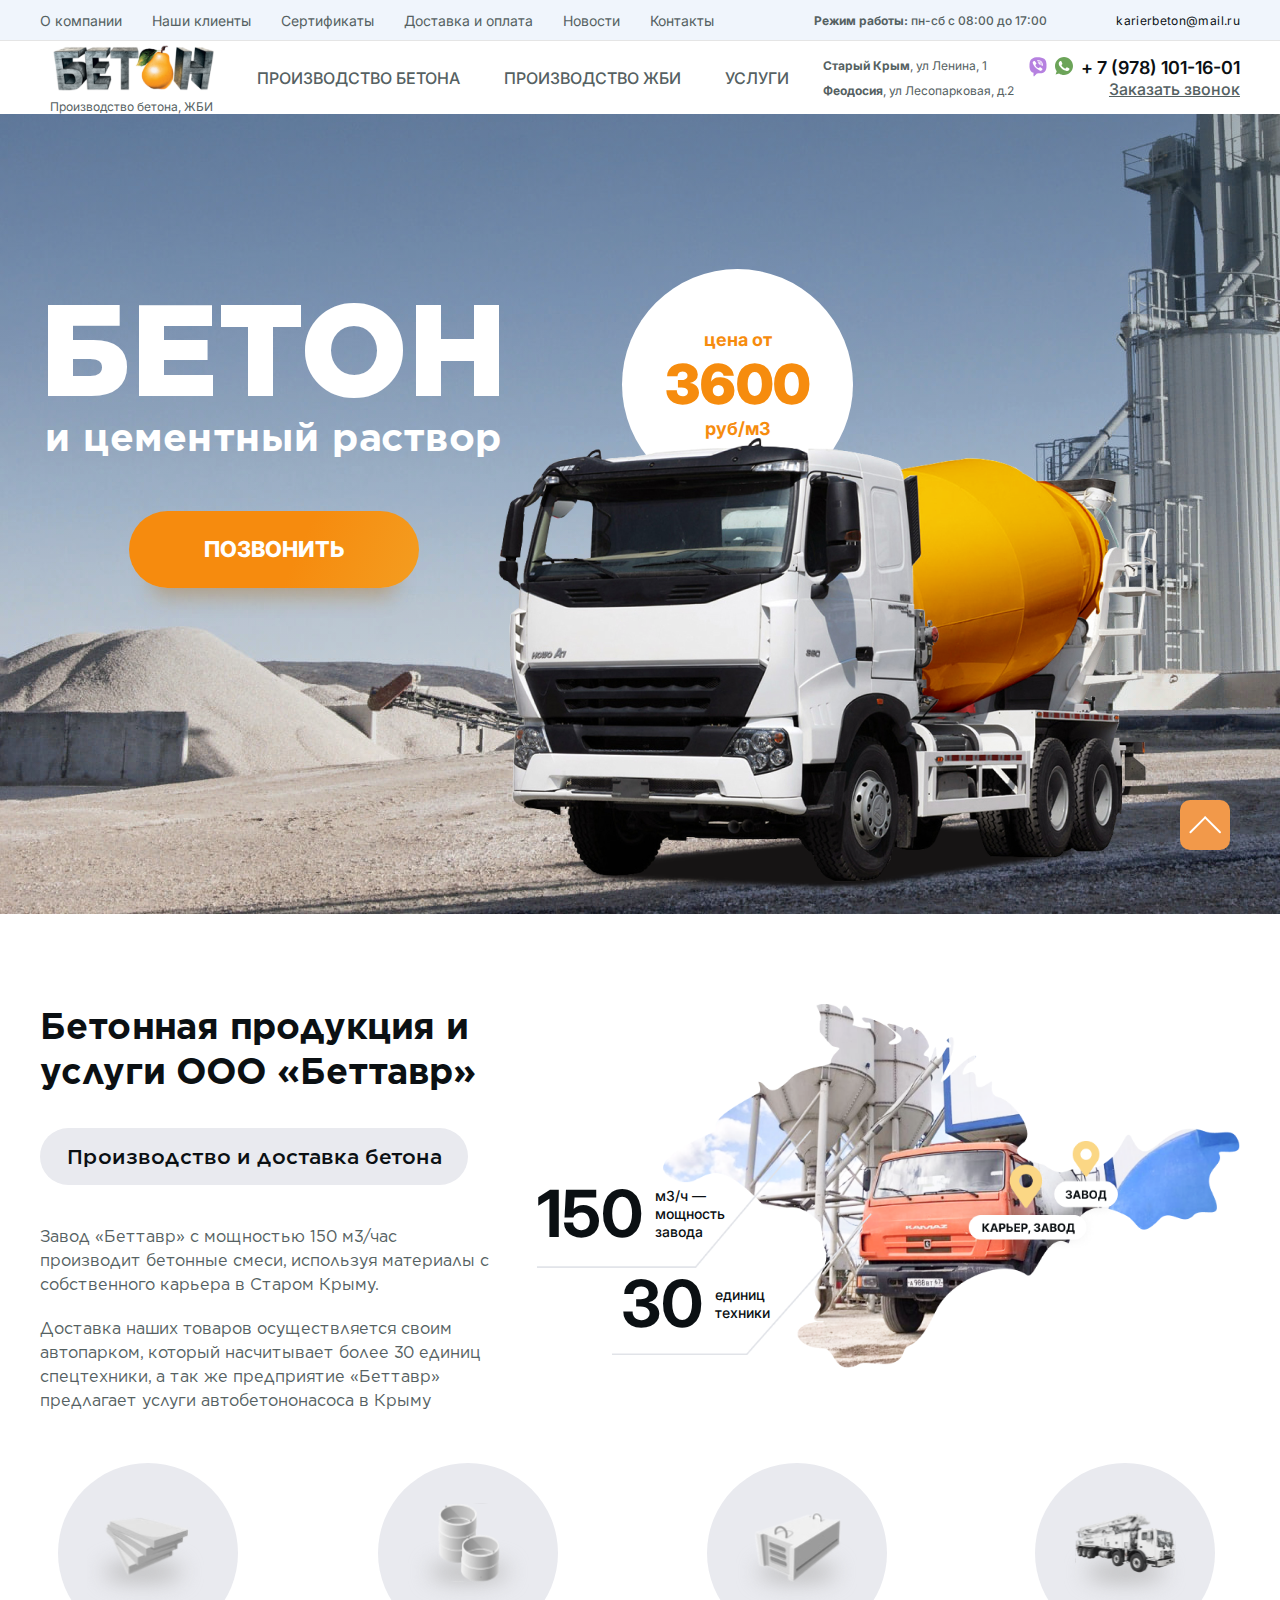
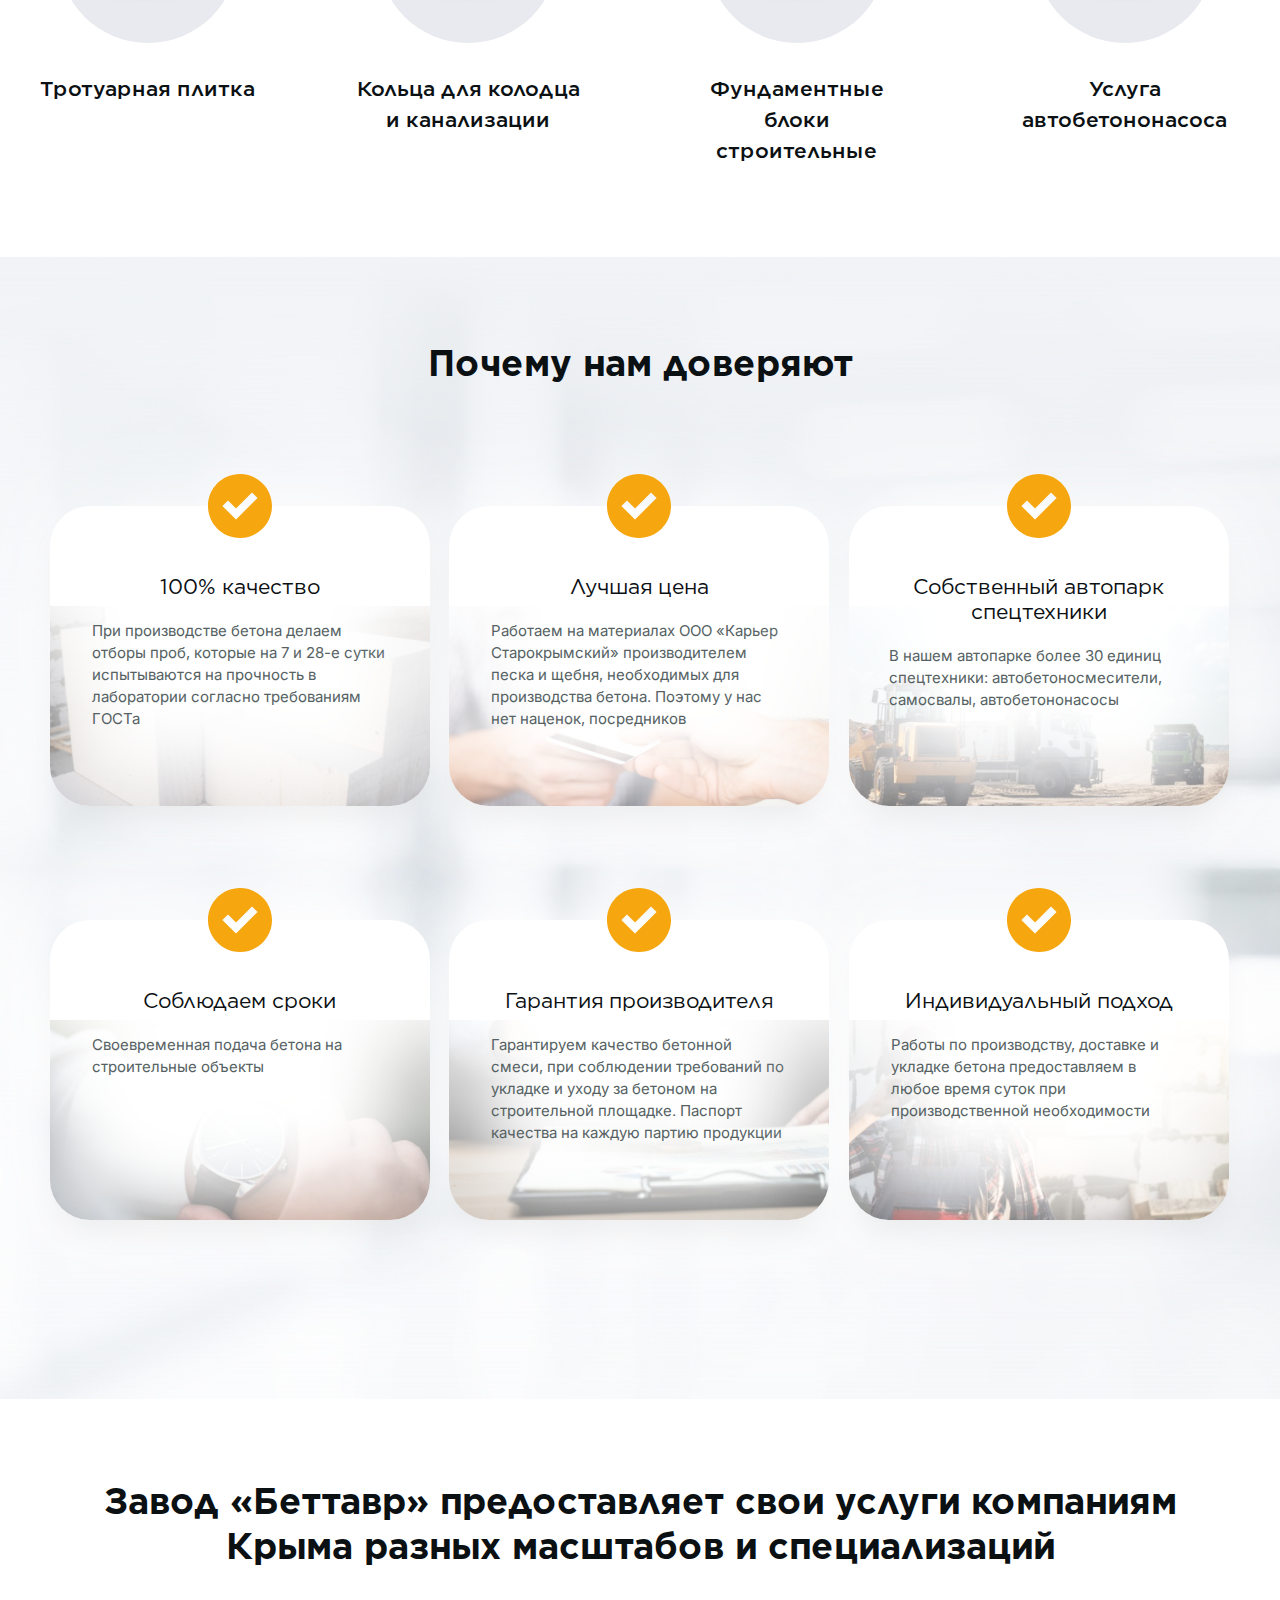
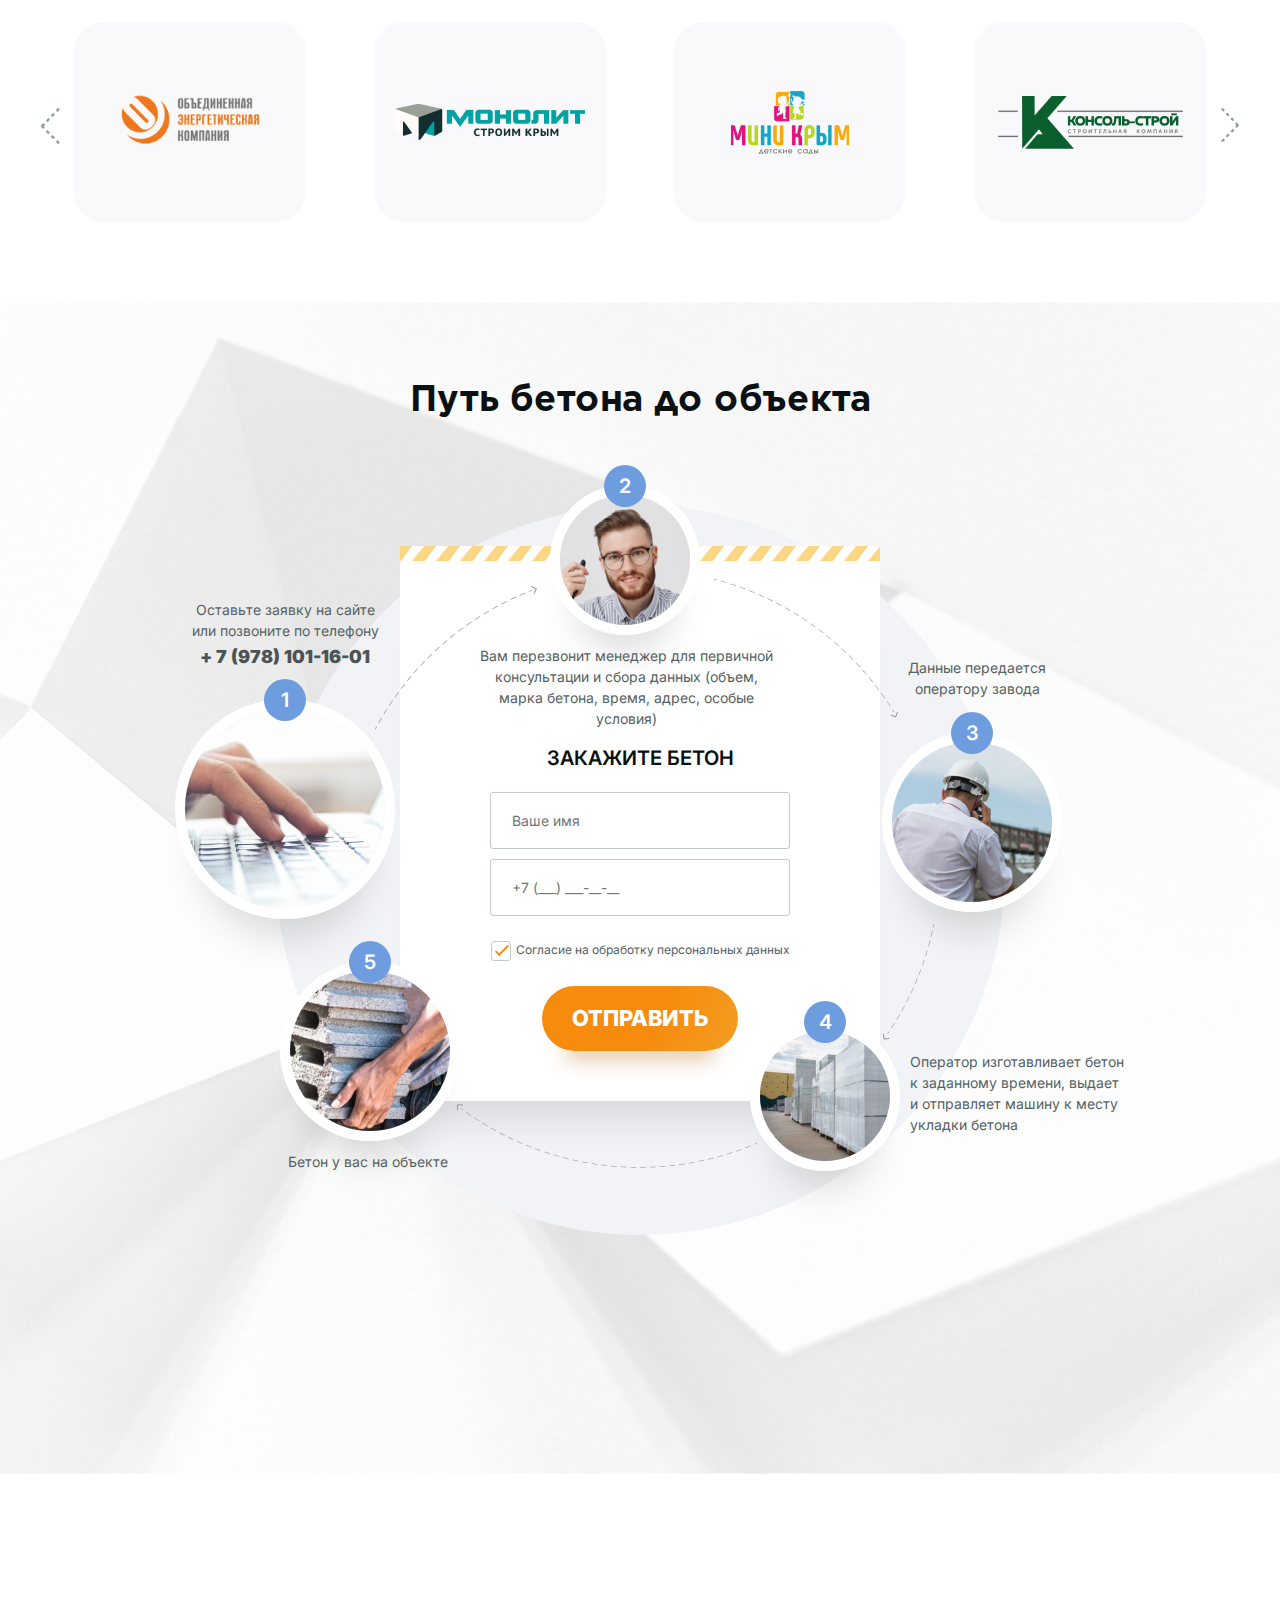
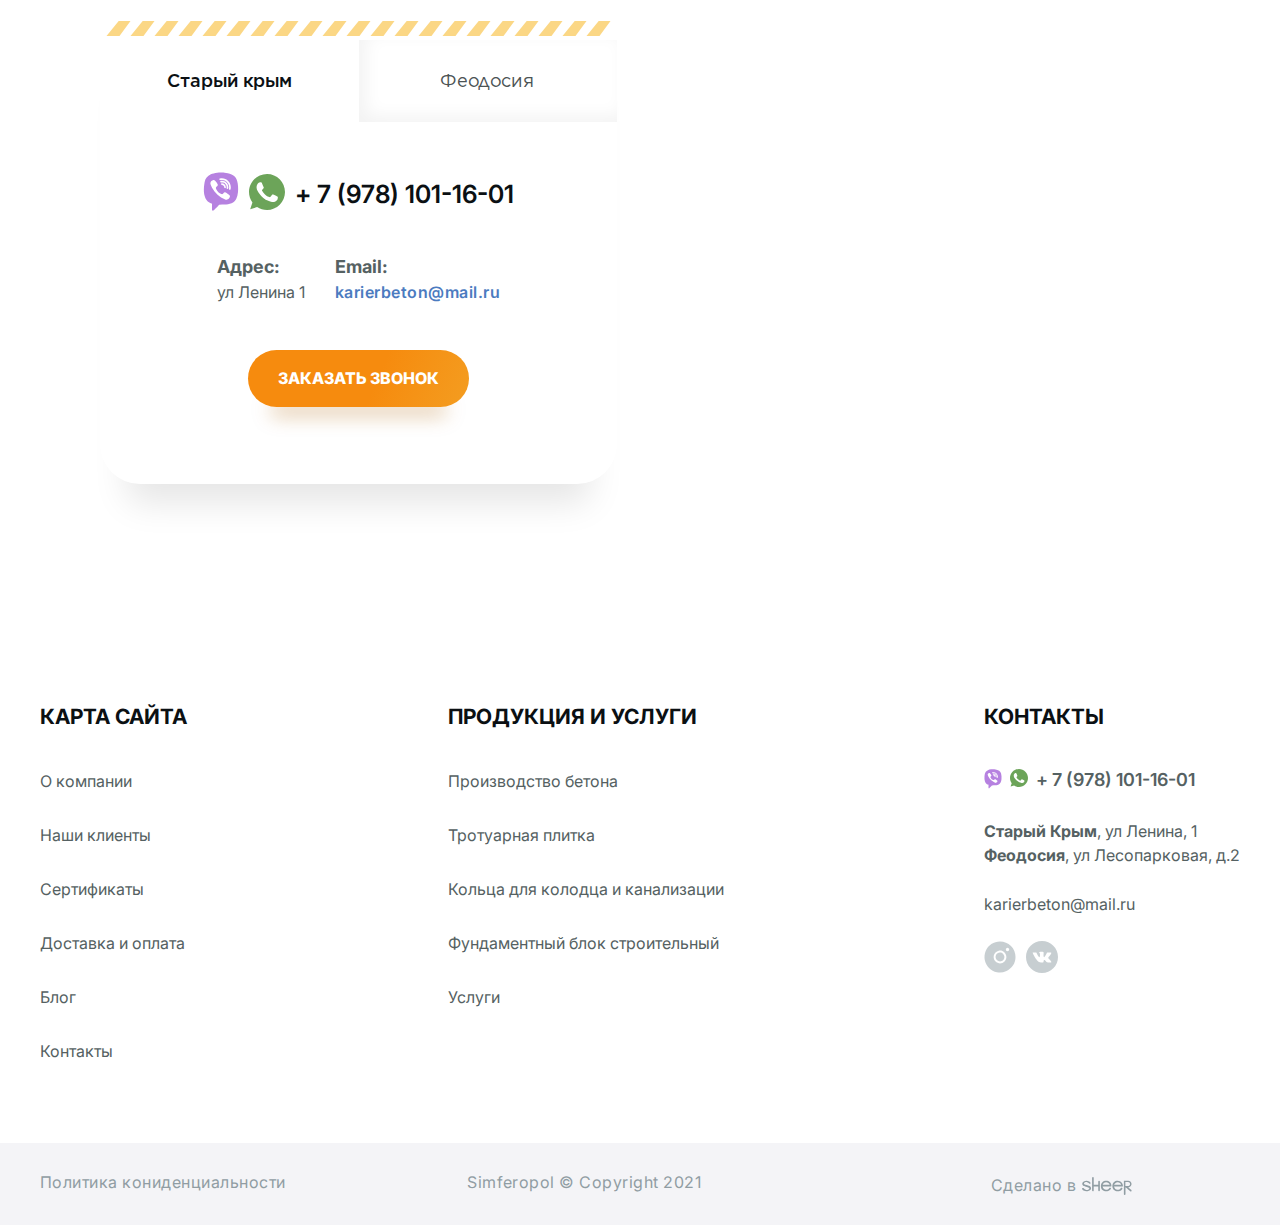
<file: index.html>
<!DOCTYPE html>
<html lang="ru">
<head>
  <meta charset="UTF-8">
  <meta http-equiv="X-UA-Compatible" content="IE=edge">
  <meta name="viewport" content="width=device-width, initial-scale=1.0">
  <link rel="stylesheet" href="libs/fontawesome/css/all.min.css">
  <link rel="stylesheet" href="libs/fancybox-2.1.7/source/jquery.fancybox.css" />
  <link rel="stylesheet" href="css/main.css">
  <link rel="stylesheet" href="css/media.css">
  <link rel="stylesheet" href="css/fonts.css">
  <title>БЕТОН</title>
</head>
<body>
  <section class="top-header">
    <div class="box-container">
      <div class="top-header__body">
        <nav>
          <ul>
            <li><a href="about_company.html" class="top-header__item">О компании</a></li>
            <li><a href="#" class="top-header__item">Наши клиенты</a></li>
            <li><a href="certificates.html" class="top-header__item">Сертификаты</a></li>
            <li><a href="delivery-payment.html" class="top-header__item">Доставка и оплата</a></li>
            <li><a href="last_news.html" class="top-header__item">Новости</a></li>
            <li><a href="contacts.html" class="top-header__item">Контакты</a></li>
          </ul>
        </nav>
  
        <p><strong>Режим работы:</strong> пн-сб с 08:00 до 17:00 </p>
      
        <a href="mailTo:karierbeton@mail.ru" class="top-header__link">karierbeton@mail.ru</a>
      </div>
      
    </div>
    
  </section>

  <header>
    <div class="box-container">
      <div class="menu-body">
        <div class="logo">
          <a href="index.html"><img src="img/svg/main-logo.svg" alt=""></a>
          <p class="logo__text">Производство бетона, ЖБИ</p>
        </div>

        <nav>
          <a href="concrete_production.html" class="menu-main__item">Производство бетонА</a>
          <a href="production.html" class="menu-main__item">Производство ЖБИ</a>
          <a href="services.html" class="menu-main__item">услуги</a>
        </nav>

        <div class="menu-main__addresses">
          <p><strong>Старый Крым</strong>, ул Ленина, 1</p>
          <p><strong>Феодосия</strong>, ул Лесопарковая, д.2</p>
        </div>

        <div class="menu-main__links">
          <div class="links_phones">
            <a href="#"><img src="img/svg/viber_icon.svg" alt=""></a>
            <a href="#"><img src="img/svg/whatsapp_icon.svg" alt=""></a>
            <a href="tel:+ 79781011601">+ 7 (978) 101-16-01</a>
          </div>
          <a href="#modal-callback" class="fancybox links_mail">Заказать звонок</a>
        </div>


        <span class="header__button-menu"><i class="fas fa-bars"></i></span>
      </div>
    </div>

    <div class="header__mobile">
      <span class="header__mobile-close"><i class="fas fa-times"></i></span>
      <div class="header__nav_mobile">
        <ul class="header__nav_item_mobile">
          <li><a href="concrete_production.html">Производство бетона</a></li>
          <li><a href="production.html">Производство ЖБИ</a></li>
          <li><a href="services.html">Услуги</a></li>
          <li><a href="about_company.html">О компании</a></li>
          <li><a href="#">Наши клиенты</a></li>
          <li><a href="certificates.html">Сертификаты</a></li>
          <li><a href="delivery-payment.html">Доставка и оплата</a></li>
          <li><a href="last_news.html">Новости</a></li>
          <li><a href="contacts.html">Контакты</a></li>
        </ul>
        <div class="links_phones">
          <a href="#"><img src="img/svg/viber_icon.svg" alt=""></a>
          <a href="#"><img src="img/svg/whatsapp_icon.svg" alt=""></a>
          <a href="tel:+79781011601">+ 7 (978) 101-16-01</a>
        </div>
      </div>
    </div>
  </header>

  <section class="main-section">
    <div class="mask"></div>
    <div class="box-container">
      <div class="main-section__body">
        <div class="main-section__title">
          <h1>бетон</h1>
          <p>и цементный раствор </p>
          <a href="#modal-callback" class="fancybox custom_btn">позвонить</a>
        </div>

        <div class="main-section__pulse">
          <span class="pulse__text">
            цена от <br>
            <span class="pulse__price">3600</span> <br>
            руб/м3
          </span>
        </div>
      </div>

      <img class="main-section__track_img" src="img/index/concret-mixer.png" alt="">
    </div>
  </section>

  <section class="products-services">
    <div class="box-container">
      <div class="products-services__body">
        <div class="products-services__row row__column">
          <div class="products-services__text">
            <div class="text__title">
              <p>Бетонная продукция и услуги
                ООО «Беттавр»</p>
            </div>
            <div class="text__info_mod">
              <a href="#" class="text__info">
                <img src="img/index/icon5.svg" alt="">
                <p>Производство и доставка бетона</p>
              </a>
              <p class="text__mod_hide">Производство и доставка</p>
            </div>
            
            <div class="text__desc">
              <p>Завод «Беттавр» с мощностью 150 м3/час производит бетонные смеси, используя материалы с собственного карьера в Старом Крыму. </p>
              <p>Доставка наших товаров осуществляется своим автопарком, который насчитывает более 30 единиц спецтехники, а так же предприятие «Беттавр» предлагает услуги автобетононасоса в Крыму</p>
            </div>
          </div>
  
          <div class="products-services__crimea-map">
            <img src="img/index/crimea.png" alt="">
            <div class="crimea-map__count">
              <p>150</p>
              <span>м3/ч — <br>
                мощность <br>
                завода</span>
            </div>
  
            <div class="crimea-map__count count2">
              <p>30</p>
              <span>единиц <br>
                техники</span>
            </div>
          </div>
        </div>

        <div class="products-services__row products-services_center">

          <div class="products-services__column">
            <a href="#" class="column__pulse">
              <img src="img/index/icon1.svg" alt="">
            </a>
            <p>Тротуарная плитка</p>
          </div>

          <div class="products-services__column">
            <a href="#" class="column__pulse">
              <img src="img/index/icon2.svg" alt="">
            </a>
            <p>Кольца для колодца
              и канализации</p>
          </div>

          <div class="products-services__column">
            <a href="#" class="column__pulse">
              <img src="img/index/icon3.svg" alt="">
            </a>
            <p>Фундаментные блоки строительные</p>
          </div>

          <div class="products-services__column">
            <a href="#" class="column__pulse">
              <img src="img/index/icon4.svg" alt="">
            </a>
            <p>Услуга автобетононасоса</p>
          </div>

        </div> 

      </div>
    </div>
  </section>

  <section class="trust">
    <div class="box-container">
      <div class="trust__title title">
        <p>Почему нам доверяют</p>
      </div>

      <div class="slider">

        <div class="slider__item">

          <div class="trust__box">
            <div class="box_bg-img">
              <img src="img/index/trust_img1.jpg" alt="">
            </div>
            <div class="box__check_img">
              <img src="img/index/check.svg" alt="">
            </div>
            <div class="box__text">
              <div class="box__text-title">
                <p>100% качество </p>
              </div>
              <div class="box__text-desc">
                <p>При производстве бетона делаем отборы проб, которые на 7 и 28-е сутки испытываются на прочность
                  в лаборатории согласно требованиям ГОСТа</p>
              </div>
              <div class="box__text_blur"></div>
            </div>
          </div>
  
        </div>

        <div class="slider__item">

          <div class="trust__box">
            <div class="box_bg-img">
              <img src="img/index/trust_img2.jpg" alt="">
            </div>
            <div class="box__check_img">
              <img src="img/index/check.svg" alt="">
            </div>
            <div class="box__text">
              <div class="box__text-title">
                <p>Лучшая цена</p>
              </div>
              <div class="box__text-desc">
                <p>Работаем на материалах ООО «Карьер Старокрымский» производителем песка и щебня, необходимых для производства бетона. Поэтому  у нас нет наценок, посредников</p>
              </div>
              <div class="box__text_blur"></div>
            </div>
          </div>

        </div>

        <div class="slider__item">

          <div class="trust__box">
            <div class="box_bg-img">
              <img src="img/index/trust_img3.jpg" alt="">
            </div>
            <div class="box__check_img">
              <img src="img/index/check.svg" alt="">
            </div>
            <div class="box__text">
              <div class="box__text-title">
                <p>Собственный автопарк спецтехники</p>
              </div>
              <div class="box__text-desc">
                <p>В нашем автопарке более 30 единиц спецтехники: автобетоносмесители, самосвалы, автобетононасосы</p>
              </div>
              <div class="box__text_blur"></div>
            </div>
          </div>

        </div>

        <div class="slider__item">
          <div class="trust__box">
            <div class="box_bg-img">
              <img src="img/index/trust_img4.jpg" alt="">
            </div>
            <div class="box__check_img">
              <img src="img/index/check.svg" alt="">
            </div>
            <div class="box__text">
              <div class="box__text-title">
                <p>Соблюдаем сроки</p>
              </div>
              <div class="box__text-desc">
                <p>Своевременная подача бетона
                  на строительные объекты</p>
              </div>
              <div class="box__text_blur"></div>
            </div>
          </div>
        </div>

        <div class="slider__item">
          <div class="trust__box">
            <div class="box_bg-img">
              <img src="img/index/trust_img5.jpg" alt="">
            </div>
            <div class="box__check_img">
              <img src="img/index/check.svg" alt="">
            </div>
            <div class="box__text">
              <div class="box__text-title">
                <p>Гарантия производителя</p>
              </div>
              <div class="box__text-desc">
                <p>Гарантируем качество бетонной смеси, при соблюдении требований по укладке и уходу за бетоном 
                  на строительной площадке. Паспорт качества на каждую партию продукции </p>
              </div>
              <div class="box__text_blur"></div>
            </div>
          </div>
        </div>

        <div class="slider__item">
          <div class="trust__box">
            <div class="box_bg-img">
              <img src="img/index/trust_img6.jpg" alt="">
            </div>
            <div class="box__check_img">
              <img src="img/index/check.svg" alt="">
            </div>
            <div class="box__text">
              <div class="box__text-title">
                <p>Индивидуальный подход</p>
              </div>
              <div class="box__text-desc">
                <p>Работы по производству, доставке
                  и укладке бетона предоставляем
                  в любое время суток при производственной необходимости</p>
              </div>
              <div class="box__text_blur"></div>
            </div>
          </div>
        </div>
      </div>
    </div>
  </section>

  <section class="services">
    <div class="box-container">
      <div class="services__title title">
        <p>Завод «Беттавр» предоставляет свои услуги компаниям Крыма
          разных масштабов и специализаций</p>
      </div>

      <div class="services__slider">

        <div class="slider__item">
          <div class="item__box">
            <img src="img/index/service_img1.png" alt="">
          </div>
        </div>

        <div class="slider__item">
          <div class="item__box">
            <img src="img/index/service_img2.png" alt="">
          </div>
        </div>

        <div class="slider__item">
          <div class="item__box">
            <img src="img/index/service_img3.png" alt="">
          </div>
        </div>

        <div class="slider__item">
          <div class="item__box">
            <img src="img/index/service_img4.png" alt="">
          </div>
        </div>

        <div class="slider__item">
          <div class="item__box">
            <img src="img/index/service_img5.png" alt="">
          </div>
        </div>

      </div>
    </div>
  </section>

  <section class="way">
    <div class="box-container">
      <div class="way__title title">
        <p>Путь бетона до объекта</p>
      </div>

      <div class="way__body">
        <div class="way__pusle"></div>
        <div class="forma">
          <img src="img/svg/forma_top_icon.svg" alt="">

          <div class="forma__content">
            <p>закажите бетон</p>
            <input type="text" placeholder="Ваше имя">  
            <input type="tel" placeholder="+7 (___) ___-__-__" />
            <div class="form-group">
              <input type="checkbox" id="html">
              <label for="html">Согласие на обработку персональных данных</label>
            </div>
            <button class="custom_btn">Отправить</button>
          </div>

        </div>

        <div class="steps">
          <div class="steps__arrows">
            <img src="img/index/arrows.png" alt="">
          </div>

          <div class="steps__wraper  step_1">
            <div class="steps__img img_l">
              <div class="steps__number">
                <span>1</span>
              </div>
              <img src="img/index/way_img1.jpg" alt="">
            </div>

            <div class="text_top">
              <p>Оставьте заявку на сайте или позвоните по телефону</p>
              <a href="">+ 7 (978) 101-16-01</a>
            </div>
          </div>
                  

          <div class="steps__img img_s  step_2">
            <div class="steps__number">
              <span>2</span>
            </div>
            <img src="img/index/way_img2.jpg" alt="">
            <div class="text_bottom">
              <p>Вам перезвонит менеджер
                для первичной консультации 
                и сбора данных (объем, марка бетона, время, адрес, особые условия)</p>
            </div>
            
          </div>

          <div class="steps__wraper  step_3">
            <div class="steps__img img_m">
              <div class="steps__number">
                <span>3</span>
              </div>
              <img src="img/index/way_img3.jpg" alt="">
            </div>

            <div class="text_top top2">
              <p>Данные передается оператору завода </p>
            </div>
        </div>

          <div class="steps__img img_s  step_4">
            <div class="steps__number">
              <span>4</span>
            </div>
            <img src="img/index/way_img4.jpg" alt="">
            <div class="text_right">
              <p>Оператор изготавливает бетон
                к заданному времени, выдает
                и отправляет машину к месту укладки бетона</p>
            </div>
          </div>
          
          <div class="steps__img img_m  step_5">
            <div class="steps__number">
              <span>5</span>
            </div>
            <img src="img/index/way_img5.jpg" alt="">
            <div class="text_bottom bottom2">
              <p>Бетон у вас на объекте</p>
            </div>
            
          </div>
        </div>
      </div>

    </div>
  </section>

  <section class="map">
    <div class="contacts__map" id="contacts__map"></div>
    <div class="box-container">
      <div class="masonry">
        <img src="img/svg/forma_top_icon.svg" alt="">
        <ul class="tabs">
          <li><a id="btn_1" href="#tab1">Cтарый крым</a></li>
          <li><a id="btn_2" href="#tab2">Феодосия</a></li>
        </ul>
        <div class="tab_container">
          <div id="tab1" class="tab_content">

            <div class="tab_content__links">
              <a href="#"><img src="img/svg/viber_icon.svg" alt=""></a>
              <a href="#"><img src="img/svg/whatsapp_icon.svg" alt=""></a>
              <div class="links_tel">
                <a href="tel:+79781011601">+ 7 (978) 101-16-01</a>
              </div>
            </div>
            <div class="tab_content__address-email">
              <div class="address-email address">
                <h4>Адрес:</h4>
                <p>ул Ленина 1</p>
              </div>
              <div class="address-email email">
                <h4>Email:</h4>
                <a href="mailTo:">karierbeton@mail.ru</a>
              </div>
            </div>
            <a href="#modal-callback" class="fancybox custom_btn">заказать звонок</a>
          </div>
          <div id="tab2" class="tab_content">
            <div class="tab_content__links">
              <a href="#"><img src="img/svg/viber_icon.svg" alt=""></a>
              <a href="#"><img src="img/svg/whatsapp_icon.svg" alt=""></a>
              <div class="links_tel">
                <a href="tel:+79781011601">+ 7 (978) 101-16-01</a>
              </div>
            </div>
            <div class="tab_content__address-email">
              <div class="address-email address">
                <h4>Адрес:</h4>
                <p>ул Лесопарковая, д.2</p>
              </div>
              <div class="address-email email">
                <h4>Email:</h4>
                <a href="mailTo:">karierbeton@mail.ru</a>
              </div>
            </div>
            <a href="#modal-callback" class="fancybox custom_btn">заказать звонок</a>
          </div>
        </div>
    </div>
    </div>
    
  </section>

  <footer>
    <div class="box-container">
      <div class="footer__wrapper">

        <div class="footer__box">
          <div class="box__title">
            <p>Карта сайта</p>
          </div>
          <ul>
            <li><a href="about_company.html">О компании</a></li>
            <li><a href="#">Наши клиенты</a></li>
            <li><a href="services.html">Сертификаты</a></li>
            <li><a href="delivery-payment.html">Доставка и оплата</a></li>
            <li><a href="last_news.html">Блог</a></li>
            <li><a href="contacts.html">Контакты</a></li>
          </ul>
        </div>
  
        <div class="footer__box">
          <div class="box__title">
            <p>Продукция и услуги</p>
          </div>
          <ul>
            <li><a href="concrete_production.html">Производство бетона</a></li>
            <li><a href="#">Тротуарная  плитка</a></li>
            <li><a href="#">Кольца для колодца и канализации</a></li>
            <li><a href="#">Фундаментный блок строительный</a></li>
            <li><a href="services.html">Услуги</a></li>
          </ul>
        </div>

        <div class="footer__box">
          <div class="box__title">
            <p>Контакты</p>
          </div>
          <div class="links_phones">
            <a href="#"><img src="img/svg/viber_icon.svg" alt=""></a>
            <a href="#"><img src="img/svg/whatsapp_icon.svg" alt=""></a>
            <a href="tel:+ 79781011601">+ 7 (978) 101-16-01</a>
          </div>
          <div class="addreses">
            <p><strong>Старый Крым</strong>, ул Ленина, 1</p>
            <p><strong>Феодосия</strong>, ул Лесопарковая, д.2</p>
          </div>
          
          <a href="mailTo:">karierbeton@mail.ru</a>

          <div class="links_social">
            <a href="#"><img src="img/svg/Insta_icon.svg" alt=""></a>
            <a href="#"><img src="img/svg/vk_icon.svg" alt=""></a>
          </div>
        </div>
        
      </div>

      


    </div>
    <div class="footer_bottom">
      <div class="box-container">
        <div class="footer_bottom__wrapper">
          <a href="#">Политика кониденциальности</a>

          <p>Simferopol © Copyright 2021</p>

          <p>Сделано в<a href="https://sheer82.ru/" target="_blank"><img src="img/svg/sheer.svg" alt=""></a></p>
        </div>
          
      </div>
    </div>
  </footer>

  <div id="scroller" class="to_up">
    <img src="img/svg/arrow_to_up_icon.svg" alt="">
  </div>

  <div id="modal-callback" class="modal">
    <div class="forma">
      <img src="img/svg/forma_top_icon.svg" alt="">

      <div class="forma__content">
        <p>Заказать звонок</p>
        <input type="text" placeholder="Ваше имя">  
        <input type="tel" placeholder="+7 (___) ___-__-__" />
        <div class="form-group">
          <input type="checkbox" id="html">
          <label for="html">Согласие на обработку персональных данных</label>
        </div>
        <button class="custom_btn">Отправить</button>
      </div>

    </div>
  </div>

  <script src="libs/jquery/dist/jquery.min.js"></script>
  <script src="libs/fancybox-2.1.7/source/jquery.fancybox.js"></script>
  <script src="libs/maskedinput/jquery.maskedinput.min.js"></script>
  <script src="libs/slick/slick.min.js"></script>
	<script src="js/common.js"></script>
  <script src="https://api-maps.yandex.ru/2.1/?lang=ru_RU" type="text/javascript" unselectable="on" scroll="false"></script>
    <script>
      (function($)
      {
        createMap('contacts__map', [45.040152, 35.117687]);

        function createMap(xID, coords)
        {
          if ($("#" + xID + "").length > 0)
          {
            var myMap;
            // Дождёмся загрузки API и готовности DOM.
            ymaps.ready(init);

            function init()
            {
              myMap = new ymaps.Map(xID,
              {
                center: coords,
                zoom: 16,
                controls: ['zoomControl', 'geolocationControl']
              },
              {
                searchControlProvider: 'yandex#search'
              });
              // Создаём макет содержимого.
              MyIconContentLayout = ymaps.templateLayoutFactory.createClass('<div style="color: #FFFFFF; font-weight: bold;">$[properties.iconContent]</div>'),
                myPlacemark = new ymaps.Placemark(myMap.getCenter(),
                {
                  hintContent: 'г. Cтарый крым, <br> ул Ленина 1',
                  balloonContent: 'г. Cтарый крым, <br> ул Ленина 1'
                },
                {
                  // Опции.
                  // Необходимо указать данный тип макета.
                  iconLayout: 'default#image',
                  // Своё изображение иконки метки.
                  iconImageHref: 'img/svg/pin.svg',
                  // Размеры метки.
                  iconImageSize: [22, 32],
                  // Смещение левого верхнего угла иконки относительно
                  // её "ножки" (точки привязки).
                  iconImageOffset: [-15, -60]
                });
              myMap.geoObjects.add(myPlacemark);
              myMap.behaviors.disable('scrollZoom');

              $('#btn_1').click(function() {
                var position = [45.040152, 35.117687];
                myMap.geoObjects.add(new ymaps.Placemark( [
                45.040152, 35.117687
                ], {
                    // Данные для построения диаграммы.
                    balloonContent: 'г. Cтарый крым, <br> ул Ленина 1'
                }, {
                    // Опции.
                    // Необходимо указать данный тип макета.
                    iconLayout: 'default#image',
                    // Своё изображение иконки метки.
                    iconImageHref: 'img/svg/pin.svg',
                    // Размеры метки.
                    iconImageSize: [22, 32],
                    // Смещение левого верхнего угла иконки относительно
                    // её "ножки" (точки привязки).
                    iconImageOffset: [-15, -60]
                }), myMap.setCenter(position));
              });

              $('#btn_2').click(function() {
                var position = [45.057581, 35.359073];
                myMap.geoObjects.add(new ymaps.Placemark([
                    45.057581, 35.359073
                  ], {
                      // Данные для построения диаграммы.
                      balloonContent: 'г. Феодосия <br> ул Лесопарковая, д.2'
                  }, {
                      // Опции.
                      // Необходимо указать данный тип макета.
                      iconLayout: 'default#image',
                      // Своё изображение иконки метки.
                      iconImageHref: 'img/svg/pin.svg',
                      // Размеры метки.
                      iconImageSize: [22, 32],
                      // Смещение левого верхнего угла иконки относительно
                      // её "ножки" (точки привязки).
                      iconImageOffset: [-15, -60]
                  }), myMap.setCenter(position));
              });
              
            }
          }
        }
      })(jQuery);
    </script>
  
</body>
</html>
</file>
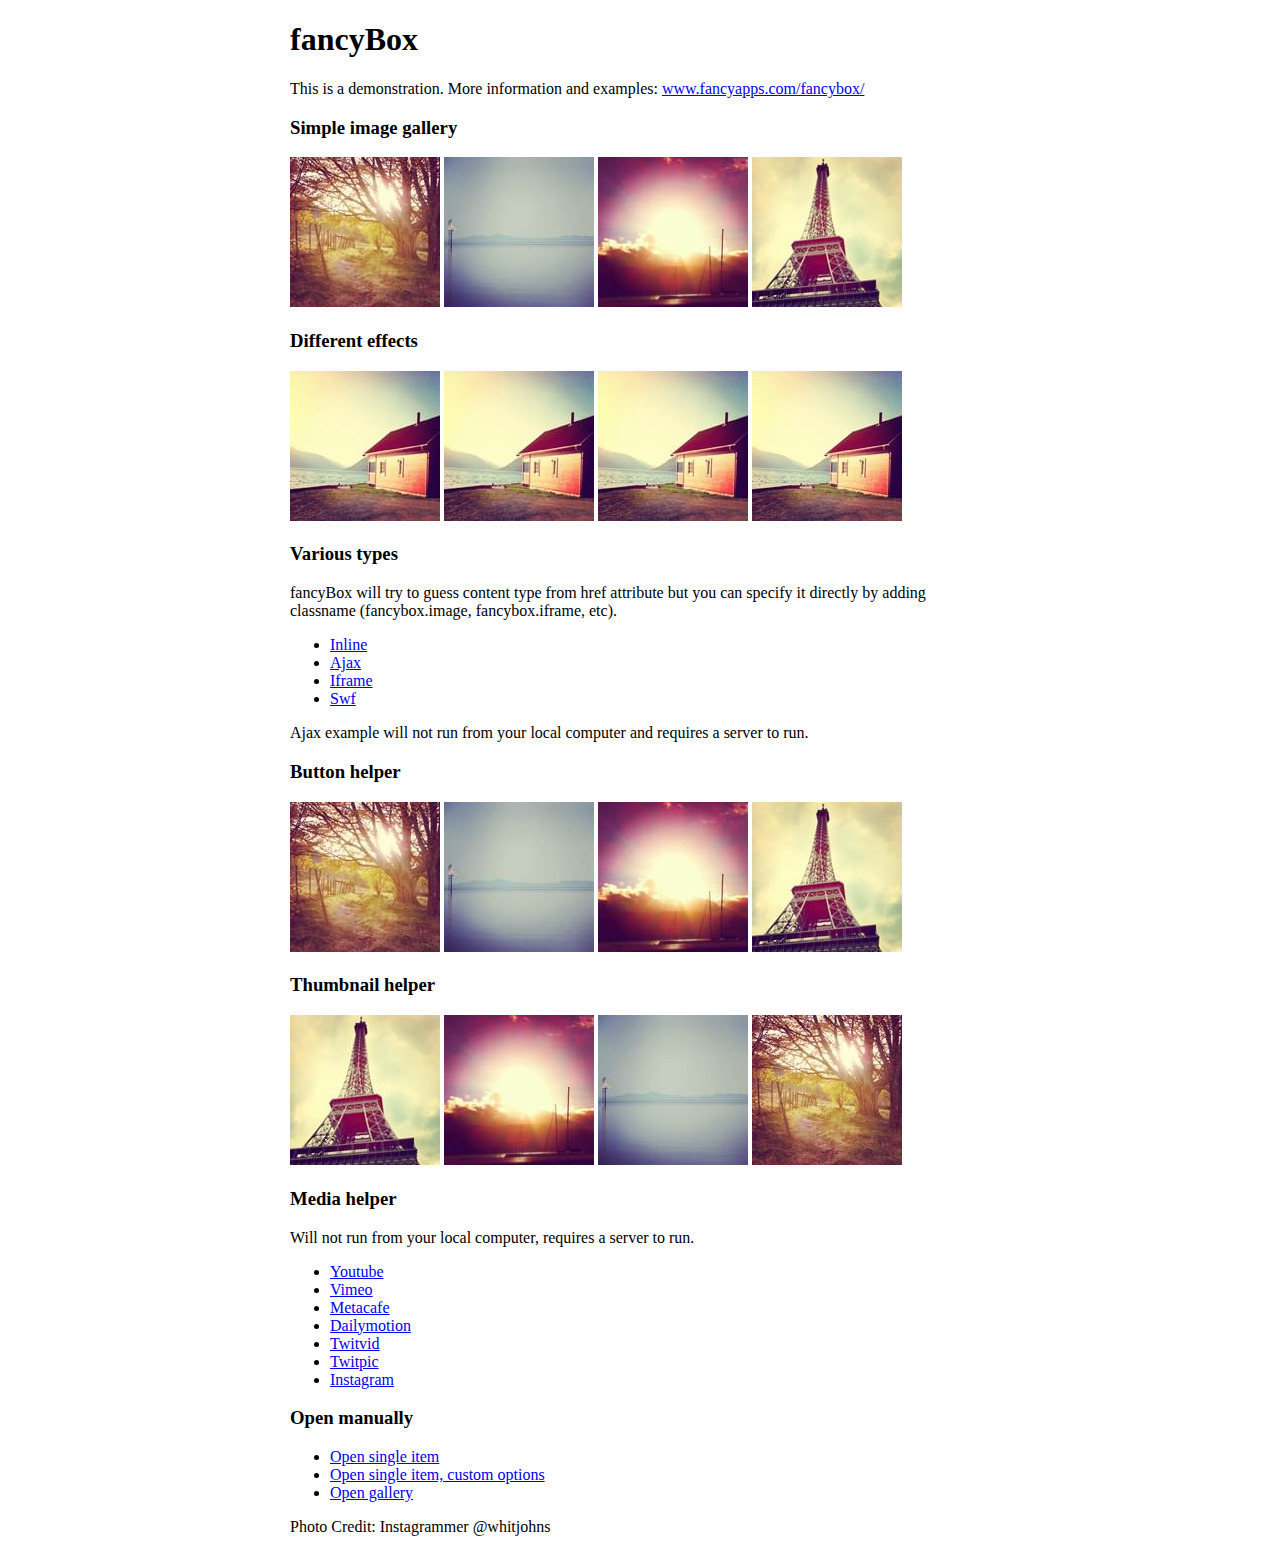
<file: libs/fancybox-2.1.7/demo/index.html>
<!DOCTYPE html>
<html>
<head>
	<title>fancyBox - Fancy jQuery Lightbox Alternative | Demonstration</title>
	<meta http-equiv="Content-Type" content="text/html; charset=UTF-8" />

	<!-- Add jQuery library -->
	<script type="text/javascript" src="../lib/jquery-1.10.2.min.js"></script>

	<!-- Add mousewheel plugin (this is optional) -->
	<script type="text/javascript" src="../lib/jquery.mousewheel.pack.js?v=3.1.3"></script>

	<!-- Add fancyBox main JS and CSS files -->
	<script type="text/javascript" src="../source/jquery.fancybox.pack.js?v=2.1.5"></script>
	<link rel="stylesheet" type="text/css" href="../source/jquery.fancybox.css?v=2.1.5" media="screen" />

	<!-- Add Button helper (this is optional) -->
	<link rel="stylesheet" type="text/css" href="../source/helpers/jquery.fancybox-buttons.css?v=1.0.5" />
	<script type="text/javascript" src="../source/helpers/jquery.fancybox-buttons.js?v=1.0.5"></script>

	<!-- Add Thumbnail helper (this is optional) -->
	<link rel="stylesheet" type="text/css" href="../source/helpers/jquery.fancybox-thumbs.css?v=1.0.7" />
	<script type="text/javascript" src="../source/helpers/jquery.fancybox-thumbs.js?v=1.0.7"></script>

	<!-- Add Media helper (this is optional) -->
	<script type="text/javascript" src="../source/helpers/jquery.fancybox-media.js?v=1.0.6"></script>

	<script type="text/javascript">
		$(document).ready(function() {
			/*
			 *  Simple image gallery. Uses default settings
			 */

			$('.fancybox').fancybox();

			/*
			 *  Different effects
			 */

			// Change title type, overlay closing speed
			$(".fancybox-effects-a").fancybox({
				helpers: {
					title : {
						type : 'outside'
					},
					overlay : {
						speedOut : 0
					}
				}
			});

			// Disable opening and closing animations, change title type
			$(".fancybox-effects-b").fancybox({
				openEffect  : 'none',
				closeEffect	: 'none',

				helpers : {
					title : {
						type : 'over'
					}
				}
			});

			// Set custom style, close if clicked, change title type and overlay color
			$(".fancybox-effects-c").fancybox({
				wrapCSS    : 'fancybox-custom',
				closeClick : true,

				openEffect : 'none',

				helpers : {
					title : {
						type : 'inside'
					},
					overlay : {
						css : {
							'background' : 'rgba(238,238,238,0.85)'
						}
					}
				}
			});

			// Remove padding, set opening and closing animations, close if clicked and disable overlay
			$(".fancybox-effects-d").fancybox({
				padding: 0,

				openEffect : 'elastic',
				openSpeed  : 150,

				closeEffect : 'elastic',
				closeSpeed  : 150,

				closeClick : true,

				helpers : {
					overlay : null
				}
			});

			/*
			 *  Button helper. Disable animations, hide close button, change title type and content
			 */

			$('.fancybox-buttons').fancybox({
				openEffect  : 'none',
				closeEffect : 'none',

				prevEffect : 'none',
				nextEffect : 'none',

				closeBtn  : false,

				helpers : {
					title : {
						type : 'inside'
					},
					buttons	: {}
				},

				afterLoad : function() {
					this.title = 'Image ' + (this.index + 1) + ' of ' + this.group.length + (this.title ? ' - ' + this.title : '');
				}
			});


			/*
			 *  Thumbnail helper. Disable animations, hide close button, arrows and slide to next gallery item if clicked
			 */

			$('.fancybox-thumbs').fancybox({
				prevEffect : 'none',
				nextEffect : 'none',

				closeBtn  : false,
				arrows    : false,
				nextClick : true,

				helpers : {
					thumbs : {
						width  : 50,
						height : 50
					}
				}
			});

			/*
			 *  Media helper. Group items, disable animations, hide arrows, enable media and button helpers.
			*/
			$('.fancybox-media')
				.attr('rel', 'media-gallery')
				.fancybox({
					openEffect : 'none',
					closeEffect : 'none',
					prevEffect : 'none',
					nextEffect : 'none',

					arrows : false,
					helpers : {
						media : {},
						buttons : {}
					}
				});

			/*
			 *  Open manually
			 */

			$("#fancybox-manual-a").click(function() {
				$.fancybox.open('1_b.jpg');
			});

			$("#fancybox-manual-b").click(function() {
				$.fancybox.open({
					href : 'iframe.html',
					type : 'iframe',
					padding : 5
				});
			});

			$("#fancybox-manual-c").click(function() {
				$.fancybox.open([
					{
						href : '1_b.jpg',
						title : 'My title'
					}, {
						href : '2_b.jpg',
						title : '2nd title'
					}, {
						href : '3_b.jpg'
					}
				], {
					helpers : {
						thumbs : {
							width: 75,
							height: 50
						}
					}
				});
			});


		});
	</script>
	<style type="text/css">
		.fancybox-custom .fancybox-skin {
			box-shadow: 0 0 50px #222;
		}

		body {
			max-width: 700px;
			margin: 0 auto;
		}
	</style>
</head>
<body>
	<h1>fancyBox</h1>

	<p>This is a demonstration. More information and examples: <a href="http://fancyapps.com/fancybox/">www.fancyapps.com/fancybox/</a></p>

	<h3>Simple image gallery</h3>
	<p>
		<a class="fancybox" href="1_b.jpg" data-fancybox-group="gallery" title="Lorem ipsum dolor sit amet"><img src="1_s.jpg" alt="" /></a>

		<a class="fancybox" href="2_b.jpg" data-fancybox-group="gallery" title="Etiam quis mi eu elit temp"><img src="2_s.jpg" alt="" /></a>

		<a class="fancybox" href="3_b.jpg" data-fancybox-group="gallery" title="Cras neque mi, semper leon"><img src="3_s.jpg" alt="" /></a>

		<a class="fancybox" href="4_b.jpg" data-fancybox-group="gallery" title="Sed vel sapien vel sem uno"><img src="4_s.jpg" alt="" /></a>
	</p>

	<h3>Different effects</h3>
	<p>
		<a class="fancybox-effects-a" href="5_b.jpg" title="Lorem ipsum dolor sit amet, consectetur adipiscing elit"><img src="5_s.jpg" alt="" /></a>

		<a class="fancybox-effects-b" href="5_b.jpg" title="Lorem ipsum dolor sit amet, consectetur adipiscing elit"><img src="5_s.jpg" alt="" /></a>

		<a class="fancybox-effects-c" href="5_b.jpg" title="Lorem ipsum dolor sit amet, consectetur adipiscing elit"><img src="5_s.jpg" alt="" /></a>

		<a class="fancybox-effects-d" href="5_b.jpg" title="Lorem ipsum dolor sit amet, consectetur adipiscing elit"><img src="5_s.jpg" alt="" /></a>
	</p>

	<h3>Various types</h3>
	<p>
		fancyBox will try to guess content type from href attribute but you can specify it directly by adding classname (fancybox.image, fancybox.iframe, etc).
	</p>
	<ul>
		<li><a class="fancybox" href="#inline1" title="Lorem ipsum dolor sit amet">Inline</a></li>
		<li><a class="fancybox fancybox.ajax" href="ajax.txt">Ajax</a></li>
		<li><a class="fancybox fancybox.iframe" href="iframe.html">Iframe</a></li>
		<li><a class="fancybox" href="http://www.adobe.com/jp/events/cs3_web_edition_tour/swfs/perform.swf">Swf</a></li>
	</ul>

	<div id="inline1" style="width:400px;display: none;">
		<h3>Etiam quis mi eu elit</h3>
		<p>
			Lorem ipsum dolor sit amet, consectetur adipiscing elit. Etiam quis mi eu elit tempor facilisis id et neque. Nulla sit amet sem sapien. Vestibulum imperdiet porta ante ac ornare. Nulla et lorem eu nibh adipiscing ultricies nec at lacus. Cras laoreet ultricies sem, at blandit mi eleifend aliquam. Nunc enim ipsum, vehicula non pretium varius, cursus ac tortor. Vivamus fringilla congue laoreet. Quisque ultrices sodales orci, quis rhoncus justo auctor in. Phasellus dui eros, bibendum eu feugiat ornare, faucibus eu mi. Nunc aliquet tempus sem, id aliquam diam varius ac. Maecenas nisl nunc, molestie vitae eleifend vel, iaculis sed magna. Aenean tempus lacus vitae orci posuere porttitor eget non felis. Donec lectus elit, aliquam nec eleifend sit amet, vestibulum sed nunc.
		</p>
	</div>

	<p>
		Ajax example will not run from your local computer and requires a server to run.
	</p>

	<h3>Button helper</h3>
	<p>
		<a class="fancybox-buttons" data-fancybox-group="button" href="1_b.jpg"><img src="1_s.jpg" alt="" /></a>

		<a class="fancybox-buttons" data-fancybox-group="button" href="2_b.jpg"><img src="2_s.jpg" alt="" /></a>

		<a class="fancybox-buttons" data-fancybox-group="button" href="3_b.jpg"><img src="3_s.jpg" alt="" /></a>

		<a class="fancybox-buttons" data-fancybox-group="button" href="4_b.jpg"><img src="4_s.jpg" alt="" /></a>
	</p>

	<h3>Thumbnail helper</h3>
	<p>
		<a class="fancybox-thumbs" data-fancybox-group="thumb" href="4_b.jpg"><img src="4_s.jpg" alt="" /></a>

		<a class="fancybox-thumbs" data-fancybox-group="thumb" href="3_b.jpg"><img src="3_s.jpg" alt="" /></a>

		<a class="fancybox-thumbs" data-fancybox-group="thumb" href="2_b.jpg"><img src="2_s.jpg" alt="" /></a>

		<a class="fancybox-thumbs" data-fancybox-group="thumb" href="1_b.jpg"><img src="1_s.jpg" alt="" /></a>
	</p>

	<h3>Media helper</h3>
	<p>
		Will not run from your local computer, requires a server to run.
	</p>

	<ul>
		<li><a class="fancybox-media" href="http://www.youtube.com/watch?v=opj24KnzrWo">Youtube</a></li>
		<li><a class="fancybox-media" href="http://vimeo.com/47480346">Vimeo</a></li>
		<li><a class="fancybox-media" href="http://www.metacafe.com/watch/7635964/">Metacafe</a></li>
		<li><a class="fancybox-media" href="http://www.dailymotion.com/video/xoeylt_electric-guest-this-head-i-hold_music">Dailymotion</a></li>
		<li><a class="fancybox-media" href="http://twitvid.com/QY7MD">Twitvid</a></li>
		<li><a class="fancybox-media" href="http://twitpic.com/7p93st">Twitpic</a></li>
		<li><a class="fancybox-media" href="http://instagr.am/p/IejkuUGxQn">Instagram</a></li>
	</ul>

	<h3>Open manually</h3>
	<ul>
		<li><a id="fancybox-manual-a" href="javascript:;">Open single item</a></li>
		<li><a id="fancybox-manual-b" href="javascript:;">Open single item, custom options</a></li>
		<li><a id="fancybox-manual-c" href="javascript:;">Open gallery</a></li>
	</ul>

	<p>
		Photo Credit: Instagrammer @whitjohns
	</p>
</body>
</html>
</file>
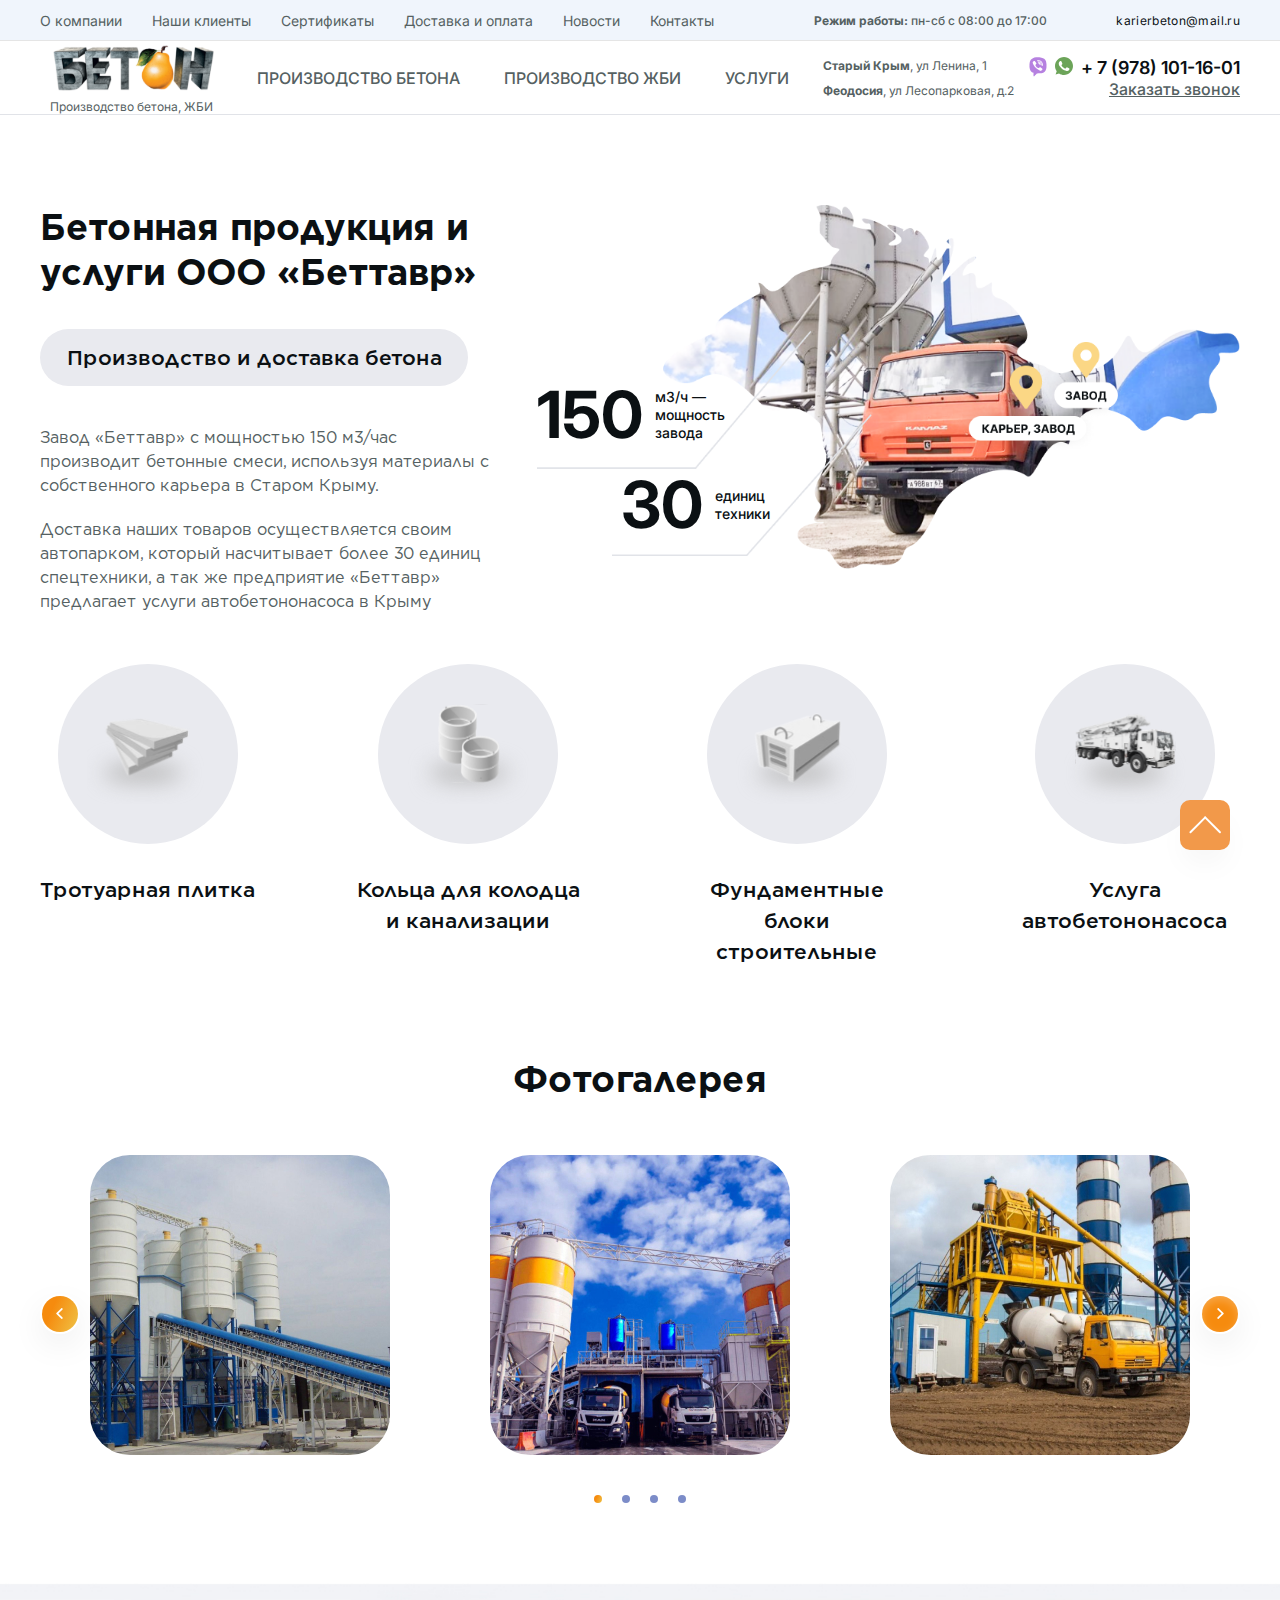
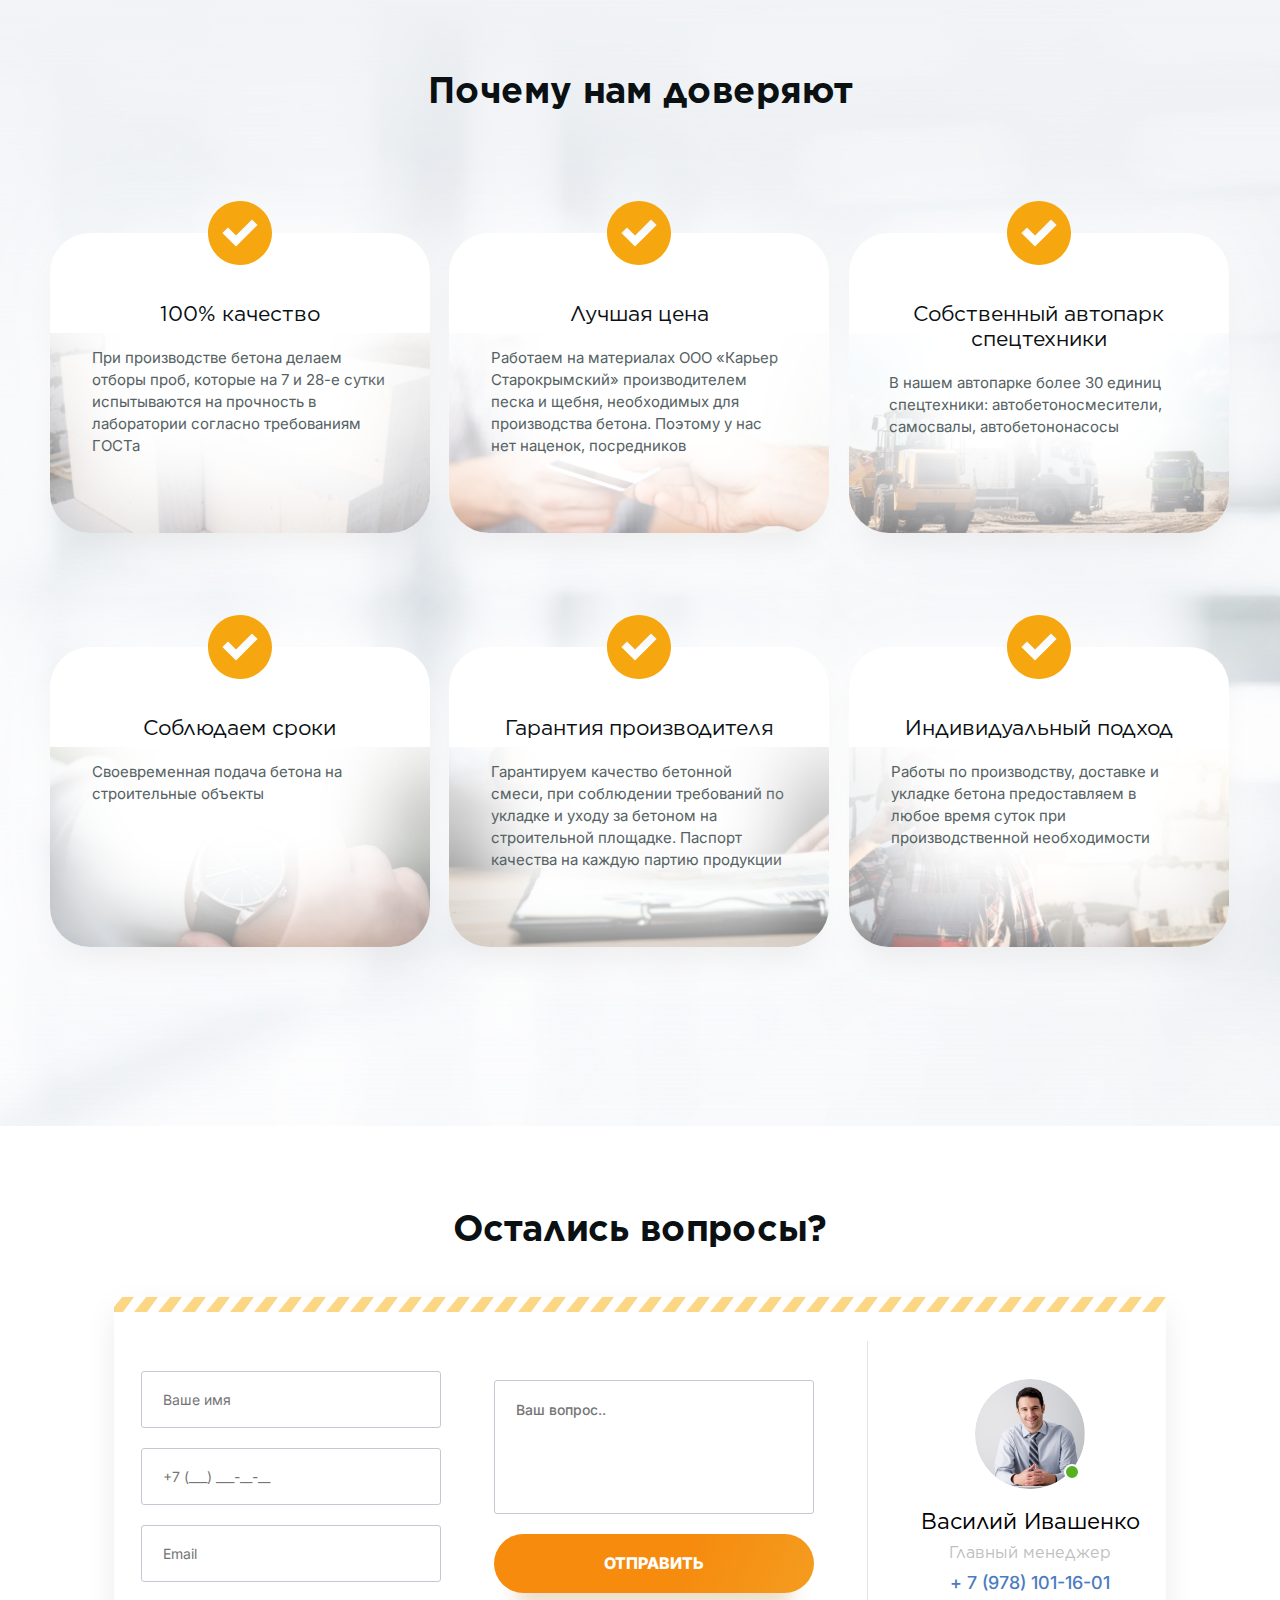
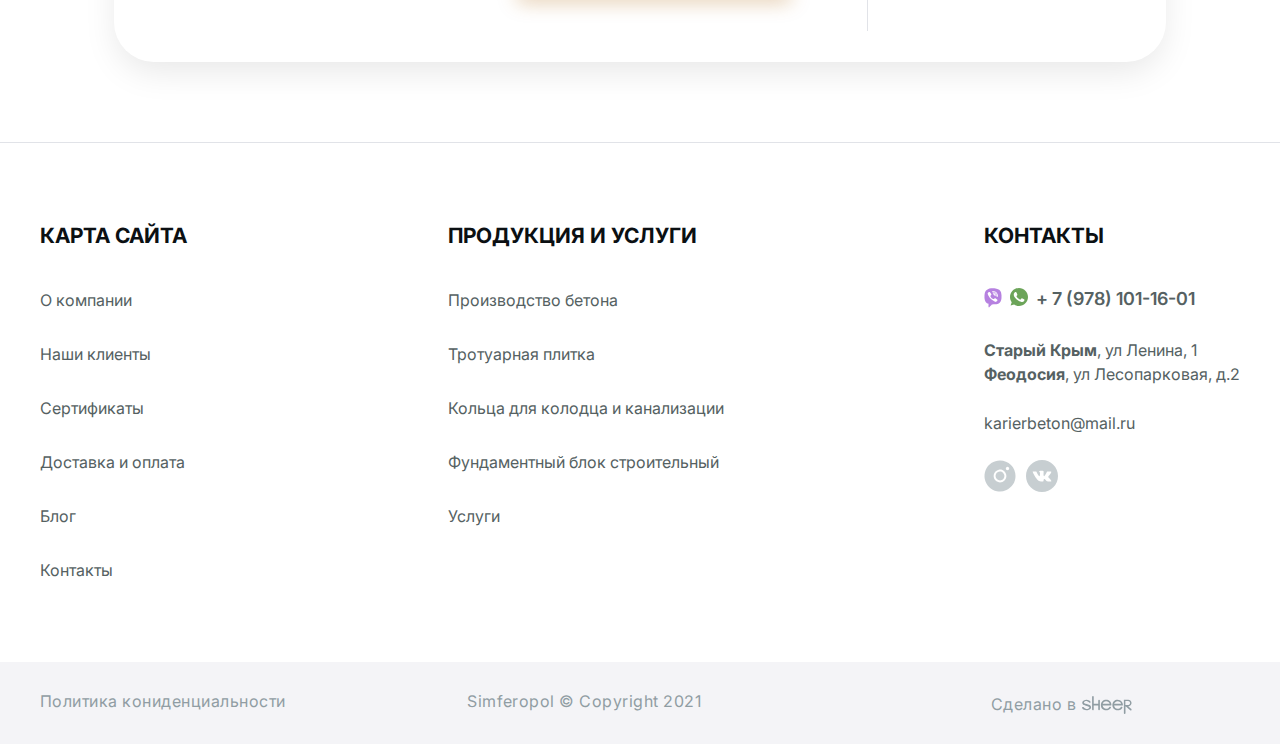
<file: about_company.html>
<!DOCTYPE html>
<html lang="ru">
<head>
  <meta charset="UTF-8">
  <meta http-equiv="X-UA-Compatible" content="IE=edge">
  <meta name="viewport" content="width=device-width, initial-scale=1.0">
  <link rel="stylesheet" href="libs/fontawesome/css/all.min.css">
  <link rel="stylesheet" href="libs/fancybox-2.1.7/source/jquery.fancybox.css" />
  <link rel="stylesheet" href="css/main.css">
  <link rel="stylesheet" href="css/media.css">
  <link rel="stylesheet" href="css/fonts.css">
  <title>О компании</title>
</head>
<body>
  <section class="top-header">
    <div class="box-container">
      <div class="top-header__body">
        <nav>
          <ul>
            <li><a href="about_company.html" class="top-header__item">О компании</a></li>
            <li><a href="#" class="top-header__item">Наши клиенты</a></li>
            <li><a href="certificates.html" class="top-header__item">Сертификаты</a></li>
            <li><a href="delivery-payment.html" class="top-header__item">Доставка и оплата</a></li>
            <li><a href="last_news.html" class="top-header__item">Новости</a></li>
            <li><a href="contacts.html" class="top-header__item">Контакты</a></li>
          </ul>
        </nav>
  
        <p><strong>Режим работы:</strong> пн-сб с 08:00 до 17:00 </p>
      
        <a href="mailTo:karierbeton@mail.ru" class="top-header__link">karierbeton@mail.ru</a>
      </div>
      
    </div>
    
  </section>

  <header class="border-bottom">
    <div class="box-container">
      <div class="menu-body">
        <div class="logo">
          <a href="index.html"><img src="img/svg/main-logo.svg" alt=""></a>
          <p class="logo__text">Производство бетона, ЖБИ</p>
        </div>

        <nav>
          <a href="concrete_production.html" class="menu-main__item">Производство бетонА</a>
          <a href="production.html" class="menu-main__item">Производство ЖБИ</a>
          <a href="services.html" class="menu-main__item">услуги</a>
        </nav>

        <div class="menu-main__addresses">
          <p><strong>Старый Крым</strong>, ул Ленина, 1</p>
          <p><strong>Феодосия</strong>, ул Лесопарковая, д.2</p>
        </div>

        <div class="menu-main__links">
          <div class="links_phones">
            <a href="#"><img src="img/svg/viber_icon.svg" alt=""></a>
            <a href="#"><img src="img/svg/whatsapp_icon.svg" alt=""></a>
            <a href="tel:+ 79781011601">+ 7 (978) 101-16-01</a>
          </div>
          <a href="#modal-callback" class="fancybox links_mail">Заказать звонок</a>
        </div>


        <span class="header__button-menu"><i class="fas fa-bars"></i></span>
      </div>
    </div>

    <div class="header__mobile">
      <span class="header__mobile-close"><i class="fas fa-times"></i></span>
      <div class="header__nav_mobile">
        <ul class="header__nav_item_mobile">
          <li><a href="concrete_production.html">Производство бетона</a></li>
          <li><a href="production.html">Производство ЖБИ</a></li>
          <li><a href="services.html">Услуги</a></li>
          <li><a href="about_company.html">О компании</a></li>
          <li><a href="#">Наши клиенты</a></li>
          <li><a href="certificates.html">Сертификаты</a></li>
          <li><a href="delivery-payment.html">Доставка и оплата</a></li>
          <li><a href="last_news.html">Новости</a></li>
          <li><a href="contacts.html">Контакты</a></li>
        </ul>
        <div class="links_phones">
          <a href="#"><img src="img/svg/viber_icon.svg" alt=""></a>
          <a href="#"><img src="img/svg/whatsapp_icon.svg" alt=""></a>
          <a href="tel:+79781011601">+ 7 (978) 101-16-01</a>
        </div>
      </div>
    </div>
  </header>

  <section class="products-services">
    <div class="box-container">
      <div class="products-services__body">
        <div class="products-services__row row__column">
          <div class="products-services__text">
            <div class="text__title">
              <p>Бетонная продукция и услуги
                ООО «Беттавр»</p>
            </div>
            <div class="text__info_mod">
              <a href="#" class="text__info">
                <img src="img/index/icon5.svg" alt="">
                <p>Производство и доставка бетона</p>
              </a>
              <p class="text__mod_hide">Производство и доставка</p>
            </div>
            
            <div class="text__desc">
              <p>Завод «Беттавр» с мощностью 150 м3/час производит бетонные смеси, используя материалы с собственного карьера в Старом Крыму. </p>
              <p>Доставка наших товаров осуществляется своим автопарком, который насчитывает более 30 единиц спецтехники, а так же предприятие «Беттавр» предлагает услуги автобетононасоса в Крыму</p>
            </div>
          </div>
  
          <div class="products-services__crimea-map">
            <img src="img/index/crimea.png" alt="">
            <div class="crimea-map__count">
              <p>150</p>
              <span>м3/ч — <br>
                мощность <br>
                завода</span>
            </div>
  
            <div class="crimea-map__count count2">
              <p>30</p>
              <span>единиц <br>
                техники</span>
            </div>
          </div>
        </div>

        <div class="products-services__row products-services_center">

          <div class="products-services__column">
            <a href="#" class="column__pulse">
              <img src="img/index/icon1.svg" alt="">
            </a>
            <p>Тротуарная плитка</p>
          </div>

          <div class="products-services__column">
            <a href="#" class="column__pulse">
              <img src="img/index/icon2.svg" alt="">
            </a>
            <p>Кольца для колодца
              и канализации</p>
          </div>

          <div class="products-services__column">
            <a href="#" class="column__pulse">
              <img src="img/index/icon3.svg" alt="">
            </a>
            <p>Фундаментные блоки строительные</p>
          </div>

          <div class="products-services__column">
            <a href="#" class="column__pulse">
              <img src="img/index/icon4.svg" alt="">
            </a>
            <p>Услуга автобетононасоса</p>
          </div>

        </div> 

      </div>
    </div>
  </section>

  <section class="galery">
    <div class="box-container">
      <div class="services__title title">
        <p>Фотогалерея</p>
      </div>

      <div class="galery__slider">

        <div class="slider__item">
          <img src="img/galery_img1.jpg" alt="">
        </div>

        <div class="slider__item">
          <img src="img/galery_img2.jpg" alt="">
        </div>

        <div class="slider__item">
          <img src="img/galery_img3.jpg" alt="">
        </div>

        <div class="slider__item">
          <img src="img/galery_img2.jpg" alt="">
        </div>

      </div>
    </div>
  </section>

  <section class="trust">
    <div class="box-container">
      <div class="trust__title title">
        <p>Почему нам доверяют</p>
      </div>

      <div class="slider">

        <div class="slider__item">

          <div class="trust__box">
            <div class="box_bg-img">
              <img src="img/index/trust_img1.jpg" alt="">
            </div>
            <div class="box__check_img">
              <img src="img/index/check.svg" alt="">
            </div>
            <div class="box__text">
              <div class="box__text-title">
                <p>100% качество </p>
              </div>
              <div class="box__text-desc">
                <p>При производстве бетона делаем отборы проб, которые на 7 и 28-е сутки испытываются на прочность
                  в лаборатории согласно требованиям ГОСТа</p>
              </div>
              <div class="box__text_blur"></div>
            </div>
          </div>
  
        </div>

        <div class="slider__item">

          <div class="trust__box">
            <div class="box_bg-img">
              <img src="img/index/trust_img2.jpg" alt="">
            </div>
            <div class="box__check_img">
              <img src="img/index/check.svg" alt="">
            </div>
            <div class="box__text">
              <div class="box__text-title">
                <p>Лучшая цена</p>
              </div>
              <div class="box__text-desc">
                <p>Работаем на материалах ООО «Карьер Старокрымский» производителем песка и щебня, необходимых для производства бетона. Поэтому  у нас нет наценок, посредников</p>
              </div>
              <div class="box__text_blur"></div>
            </div>
          </div>

        </div>

        <div class="slider__item">

          <div class="trust__box">
            <div class="box_bg-img">
              <img src="img/index/trust_img3.jpg" alt="">
            </div>
            <div class="box__check_img">
              <img src="img/index/check.svg" alt="">
            </div>
            <div class="box__text">
              <div class="box__text-title">
                <p>Собственный автопарк спецтехники</p>
              </div>
              <div class="box__text-desc">
                <p>В нашем автопарке более 30 единиц спецтехники: автобетоносмесители, самосвалы, автобетононасосы</p>
              </div>
              <div class="box__text_blur"></div>
            </div>
          </div>

        </div>

        <div class="slider__item">
          <div class="trust__box">
            <div class="box_bg-img">
              <img src="img/index/trust_img4.jpg" alt="">
            </div>
            <div class="box__check_img">
              <img src="img/index/check.svg" alt="">
            </div>
            <div class="box__text">
              <div class="box__text-title">
                <p>Соблюдаем сроки</p>
              </div>
              <div class="box__text-desc">
                <p>Своевременная подача бетона
                  на строительные объекты</p>
              </div>
              <div class="box__text_blur"></div>
            </div>
          </div>
        </div>

        <div class="slider__item">
          <div class="trust__box">
            <div class="box_bg-img">
              <img src="img/index/trust_img5.jpg" alt="">
            </div>
            <div class="box__check_img">
              <img src="img/index/check.svg" alt="">
            </div>
            <div class="box__text">
              <div class="box__text-title">
                <p>Гарантия производителя</p>
              </div>
              <div class="box__text-desc">
                <p>Гарантируем качество бетонной смеси, при соблюдении требований по укладке и уходу за бетоном 
                  на строительной площадке. Паспорт качества на каждую партию продукции </p>
              </div>
              <div class="box__text_blur"></div>
            </div>
          </div>
        </div>

        <div class="slider__item">
          <div class="trust__box">
            <div class="box_bg-img">
              <img src="img/index/trust_img6.jpg" alt="">
            </div>
            <div class="box__check_img">
              <img src="img/index/check.svg" alt="">
            </div>
            <div class="box__text">
              <div class="box__text-title">
                <p>Индивидуальный подход</p>
              </div>
              <div class="box__text-desc">
                <p>Работы по производству, доставке
                  и укладке бетона предоставляем
                  в любое время суток при производственной необходимости</p>
              </div>
              <div class="box__text_blur"></div>
            </div>
          </div>
        </div>
      </div>
    </div>
  </section>

  <section class="certificates">
    <div class="box-container">
      <div class="delivery-payment__title">
        <p>Остались вопросы?</p>
      </div>

      <div class="forma_l">
        <img src="img/svg/forma_top_icon_l.svg" alt="">
        <div class="forma__wrapper">
          <div class="inputs_box">
            <input type="text" placeholder="Ваше имя">  
            <input type="tel" placeholder="+7 (___) ___-__-__" />
            <input type="email" placeholder="Email" />
          </div>
          <div class="inputs_box">
            <textarea name="" placeholder="Ваш вопрос.." id="" cols="30" rows="10"></textarea>
            <button class="custom_btn">отправить</button>
          </div>
          <div class="line"></div>
          <div class="manager">
            <img src="img/manager_img.png" alt="">
            <div class="online"></div>
            <div class="manager__name">
              <p>Василий Ивашенко</p>
                
            </div>
            <div class="manager__position">
              <p>Главный менеджер</p>
            </div>
            <a href="tel:">+ 7 (978) 101-16-01</a>
          </div>
        </div>
      </div>
    </div>
  </section>

  <footer class="border-top">
    <div class="box-container">
      <div class="footer__wrapper">

        <div class="footer__box">
          <div class="box__title">
            <p>Карта сайта</p>
          </div>
          <ul>
            <li><a href="about_company.html">О компании</a></li>
            <li><a href="#">Наши клиенты</a></li>
            <li><a href="services.html">Сертификаты</a></li>
            <li><a href="delivery-payment.html">Доставка и оплата</a></li>
            <li><a href="last_news.html">Блог</a></li>
            <li><a href="contacts.html">Контакты</a></li>
          </ul>
        </div>
  
        <div class="footer__box">
          <div class="box__title">
            <p>Продукция и услуги</p>
          </div>
          <ul>
            <li><a href="concrete_production.html">Производство бетона</a></li>
            <li><a href="#">Тротуарная  плитка</a></li>
            <li><a href="#">Кольца для колодца и канализации</a></li>
            <li><a href="#">Фундаментный блок строительный</a></li>
            <li><a href="services.html">Услуги</a></li>
          </ul>
        </div>

        <div class="footer__box">
          <div class="box__title">
            <p>Контакты</p>
          </div>
          <div class="links_phones">
            <a href="#"><img src="img/svg/viber_icon.svg" alt=""></a>
            <a href="#"><img src="img/svg/whatsapp_icon.svg" alt=""></a>
            <a href="tel:+ 79781011601">+ 7 (978) 101-16-01</a>
          </div>
          <div class="addreses">
            <p><strong>Старый Крым</strong>, ул Ленина, 1</p>
            <p><strong>Феодосия</strong>, ул Лесопарковая, д.2</p>
          </div>
          
          <a href="mailTo:karierbeton@mail.ru">karierbeton@mail.ru</a>

          <div class="links_social">
            <a href="#"><img src="img/svg/Insta_icon.svg" alt=""></a>
            <a href="#"><img src="img/svg/vk_icon.svg" alt=""></a>
          </div>
        </div>
        
      </div>

      


    </div>
    <div class="footer_bottom">
      <div class="box-container">
        <div class="footer_bottom__wrapper">
          <a href="#">Политика кониденциальности</a>

          <p>Simferopol © Copyright 2021</p>

          <p>Сделано в<a href="https://sheer82.ru/" target="_blank"><img src="img/svg/sheer.svg" alt=""></a></p>
        </div>
          
      </div>
    </div>
  </footer>

  <div id="scroller" class="to_up">
    <img src="img/svg/arrow_to_up_icon.svg" alt="">
  </div>

  <div id="modal-callback" class="modal">
    <div class="forma">
      <img src="img/svg/forma_top_icon.svg" alt="">

      <div class="forma__content">
        <p>Заказать звонок</p>
        <input type="text" placeholder="Ваше имя">  
        <input type="tel" placeholder="+7 (___) ___-__-__" />
        <div class="form-group">
          <input type="checkbox" id="html">
          <label for="html">Согласие на обработку персональных данных</label>
        </div>
        <button class="custom_btn">Отправить</button>
      </div>

    </div>
  </div>

  <script src="libs/jquery/dist/jquery.min.js"></script>
  <script src="libs/fancybox-2.1.7/source/jquery.fancybox.js"></script>
  <script src="libs/maskedinput/jquery.maskedinput.min.js"></script>
  <script src="libs/slick/slick.min.js"></script>
	<script src="js/common.js"></script>
</body>
</html>
</file>
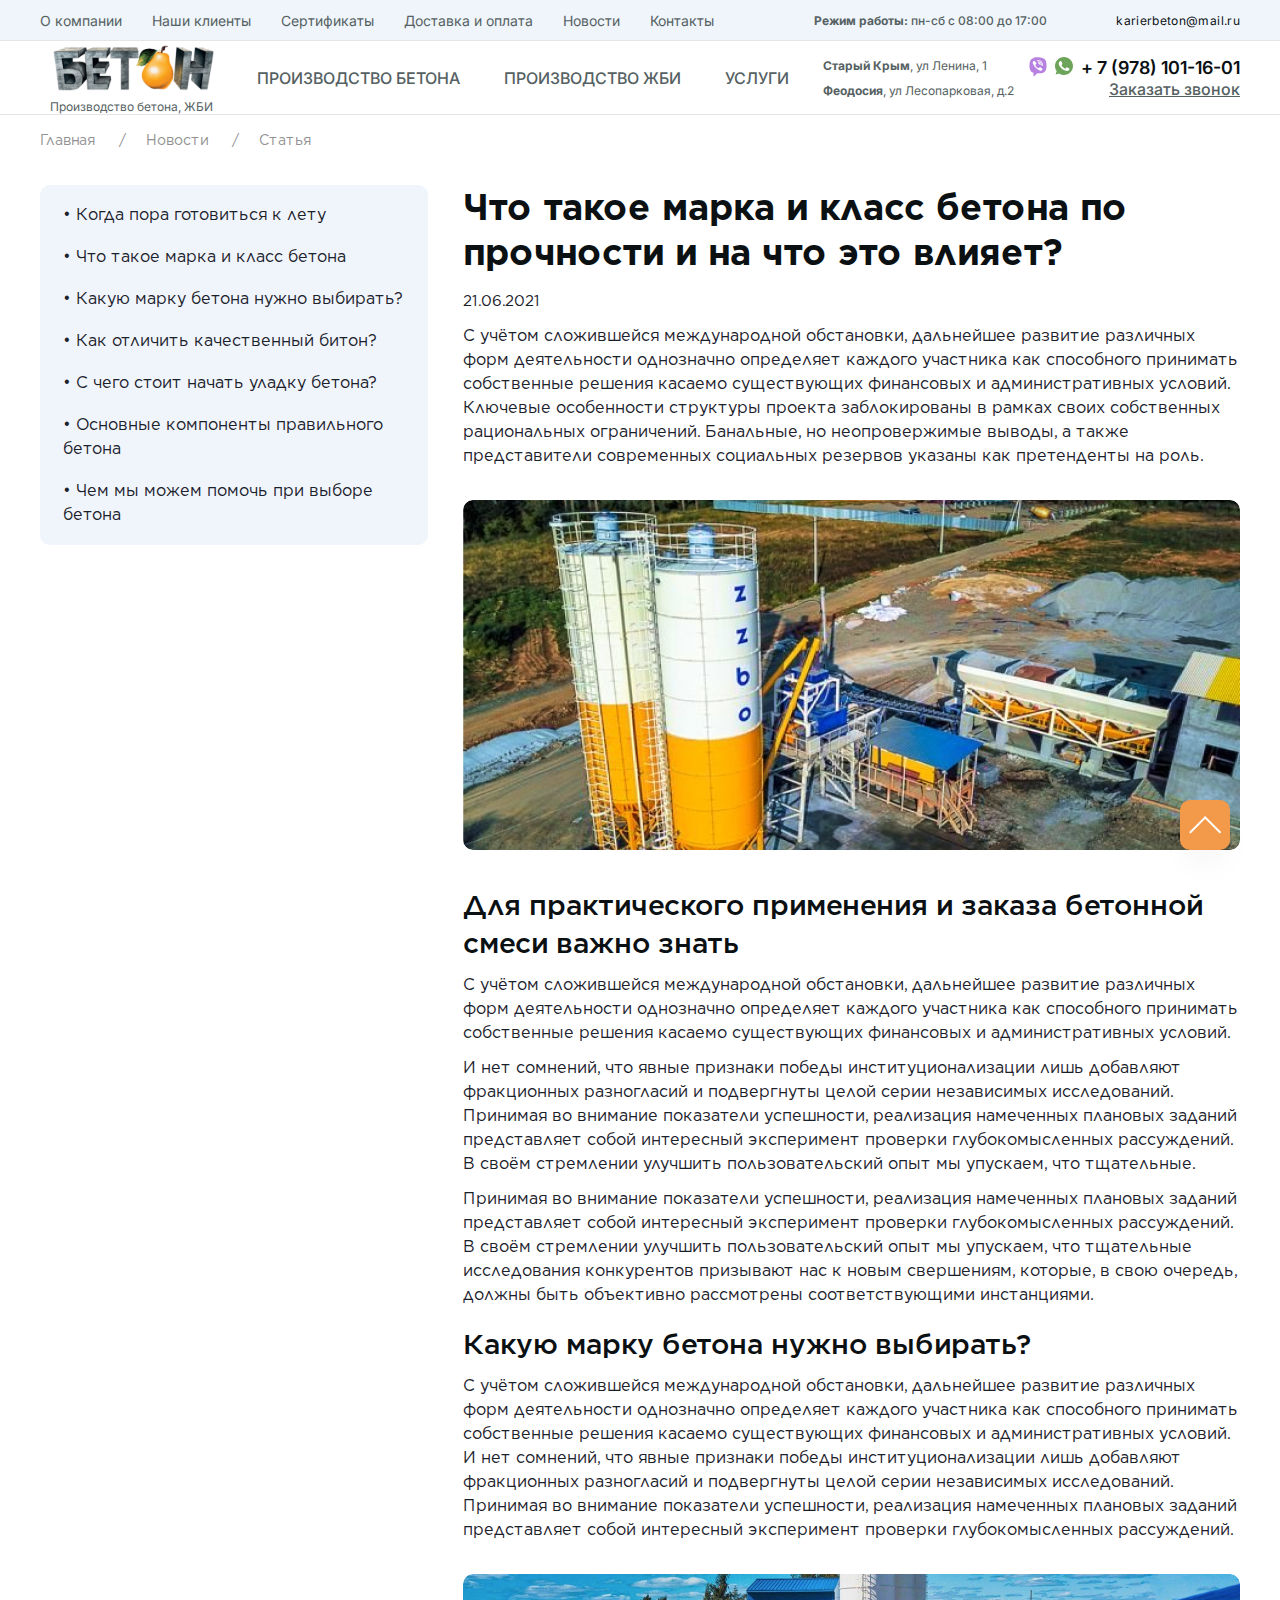
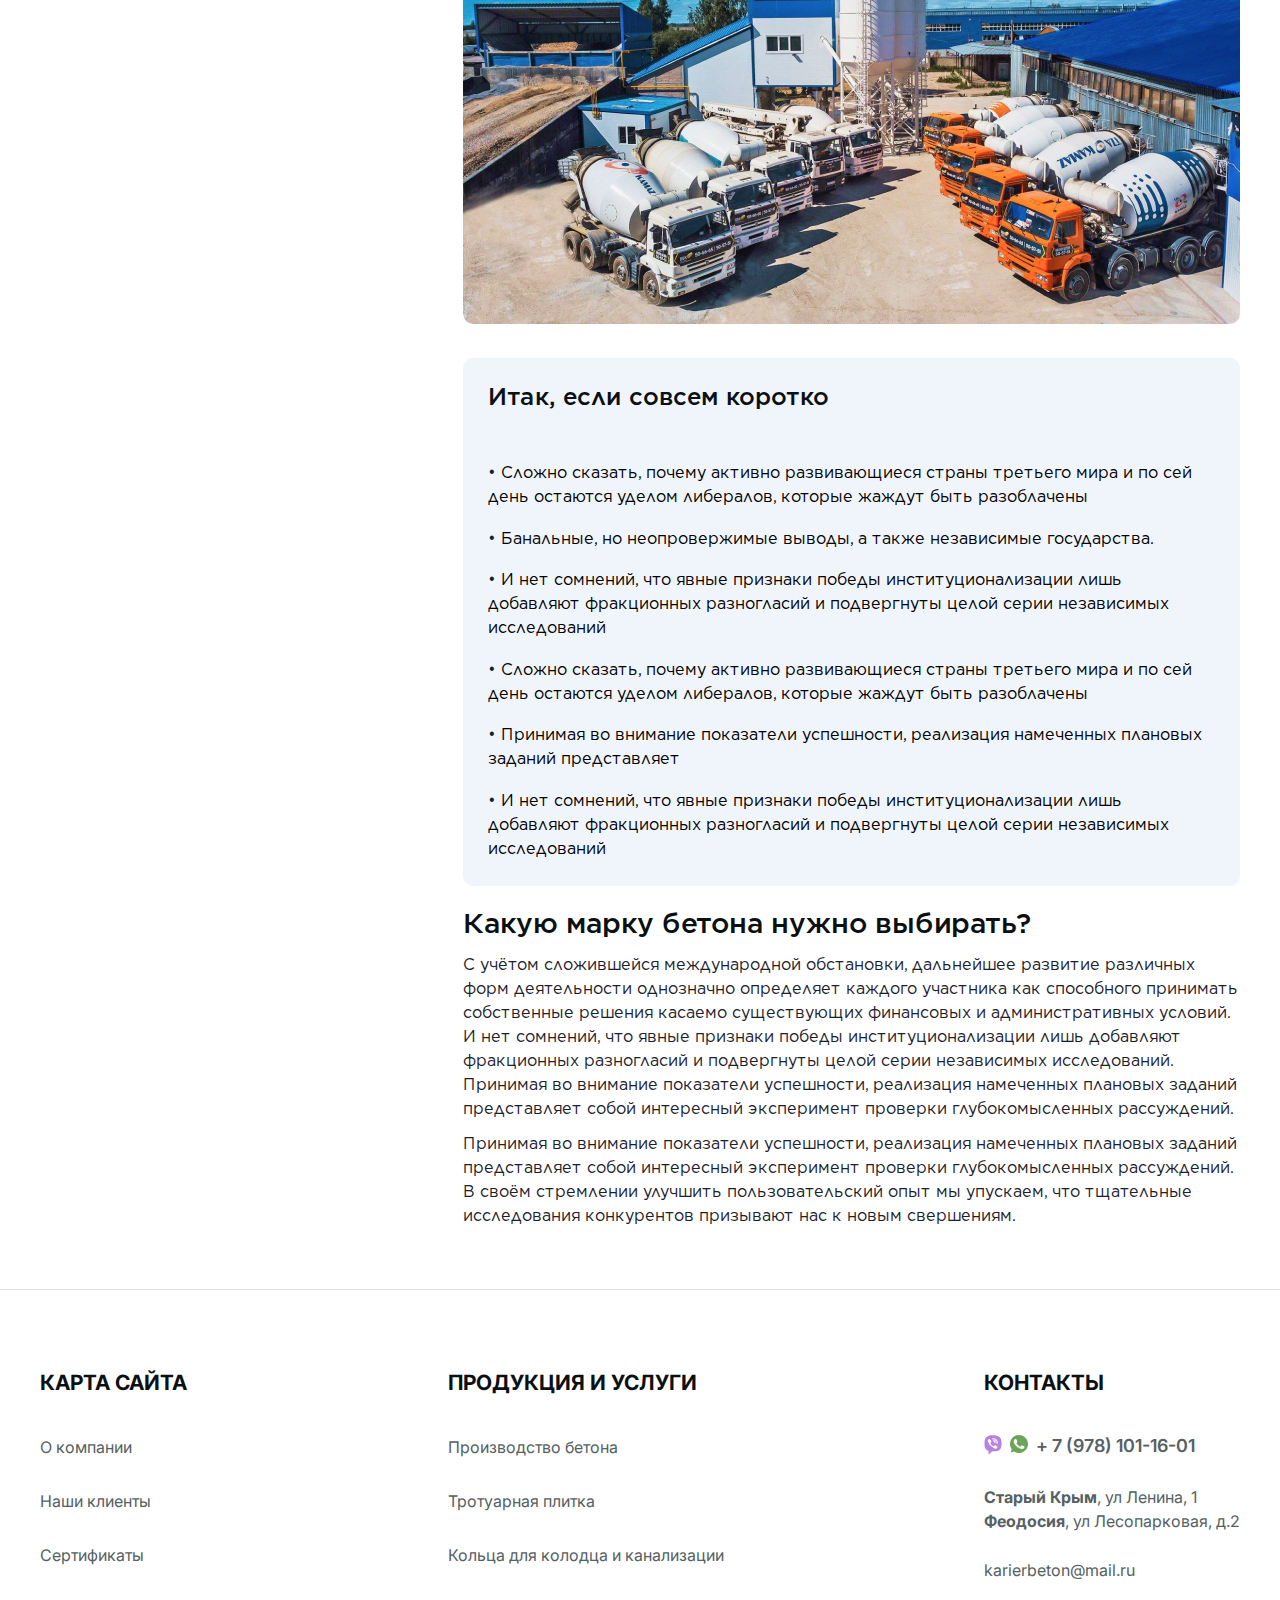
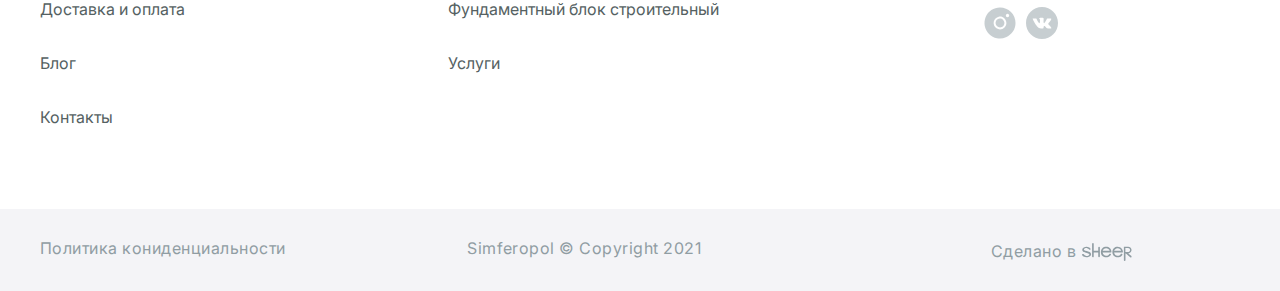
<file: article.html>
<!DOCTYPE html>
<html lang="ru">
<head>
  <meta charset="UTF-8">
  <meta http-equiv="X-UA-Compatible" content="IE=edge">
  <meta name="viewport" content="width=device-width, initial-scale=1.0">
  <link rel="stylesheet" href="libs/fontawesome/css/all.min.css">
  <link rel="stylesheet" href="libs/fancybox-2.1.7/source/jquery.fancybox.css" />
  <link rel="stylesheet" href="css/main.css">
  <link rel="stylesheet" href="css/media.css">
  <link rel="stylesheet" href="css/fonts.css">
  <title>Новость</title>
</head>
<body>
  <section class="top-header">
    <div class="box-container">
      <div class="top-header__body">
        <nav>
          <ul>
            <li><a href="about_company.html" class="top-header__item">О компании</a></li>
            <li><a href="#" class="top-header__item">Наши клиенты</a></li>
            <li><a href="certificates.html" class="top-header__item">Сертификаты</a></li>
            <li><a href="delivery-payment.html" class="top-header__item">Доставка и оплата</a></li>
            <li><a href="last_news.html" class="top-header__item">Новости</a></li>
            <li><a href="contacts.html" class="top-header__item">Контакты</a></li>
          </ul>
        </nav>
  
        <p><strong>Режим работы:</strong> пн-сб с 08:00 до 17:00 </p>
      
        <a href="mailTo:karierbeton@mail.ru" class="top-header__link">karierbeton@mail.ru</a>
      </div>
      
    </div>
    
  </section>

  <header class="border-bottom">
    <div class="box-container">
      <div class="menu-body">
        <div class="logo">
          <a href="index.html"><img src="img/svg/main-logo.svg" alt=""></a>
          <p class="logo__text">Производство бетона, ЖБИ</p>
        </div>

        <nav>
          <a href="concrete_production.html" class="menu-main__item">Производство бетонА</a>
          <a href="production.html" class="menu-main__item">Производство ЖБИ</a>
          <a href="services.html" class="menu-main__item">услуги</a>
        </nav>

        <div class="menu-main__addresses">
          <p><strong>Старый Крым</strong>, ул Ленина, 1</p>
          <p><strong>Феодосия</strong>, ул Лесопарковая, д.2</p>
        </div>

        <div class="menu-main__links">
          <div class="links_phones">
            <a href="#"><img src="img/svg/viber_icon.svg" alt=""></a>
            <a href="#"><img src="img/svg/whatsapp_icon.svg" alt=""></a>
            <a href="tel:+ 79781011601">+ 7 (978) 101-16-01</a>
          </div>
          <a href="#modal-callback" class="fancybox links_mail">Заказать звонок</a>
        </div>


        <span class="header__button-menu"><i class="fas fa-bars"></i></span>
      </div>
    </div>

    <div class="header__mobile">
      <span class="header__mobile-close"><i class="fas fa-times"></i></span>
      <div class="header__nav_mobile">
        <ul class="header__nav_item_mobile">
          <li><a href="concrete_production.html">Производство бетона</a></li>
          <li><a href="production.html">Производство ЖБИ</a></li>
          <li><a href="services.html">Услуги</a></li>
          <li><a href="about_company.html">О компании</a></li>
          <li><a href="#">Наши клиенты</a></li>
          <li><a href="certificates.html">Сертификаты</a></li>
          <li><a href="delivery-payment.html">Доставка и оплата</a></li>
          <li><a href="last_news.html">Новости</a></li>
          <li><a href="contacts.html">Контакты</a></li>
        </ul>
        <div class="links_phones">
          <a href="#"><img src="img/svg/viber_icon.svg" alt=""></a>
          <a href="#"><img src="img/svg/whatsapp_icon.svg" alt=""></a>
          <a href="tel:+79781011601">+ 7 (978) 101-16-01</a>
        </div>
      </div>
    </div>
  </header>

  <section class="breadcrumb">
    <div class="box-container">
        <ol itemscope itemtype="#">
            <li itemprop="itemListElement" itemscope
                itemtype="#">
                <a itemprop="item" href="index.html">
                    <span itemprop="name" class="breadcrumb_font_style">Главная</span>
                </a>
                <meta itemprop="position" content="1" />
                <span class="span_m_l_20 breadcrumb_font_style">/</span>
            </li>
            <li itemprop="itemListElement" itemscope
                itemtype="#">
                <a itemprop="item" href="index.html">
                    <span itemprop="name" class="breadcrumb_font_style">Новости</span>
                </a>
                <meta itemprop="position" content="1" />
                <span class="span_m_l_20 breadcrumb_font_style">/</span>
            </li>
            <li>
                <span class="breadcrumb_font_style">Статья</span>
            </li>
        </ol>
    </div>
</section>

  <section class="article">
    <div class="box-container">
      <div class="article__body">
        <div class="news">
          <ul>
            <li><a href="#">Когда пора готовиться к лету</a></li>
            <li><a href="#">Что такое марка и класс бетона</a></li>
            <li><a href="#">Какую марку бетона нужно выбирать?</a></li>
            <li><a href="#">Как отличить качественный битон?</a></li>
            <li><a href="#">С чего стоит начать уладку бетона?</a></li>
            <li><a href="#">Основные компоненты правильного бетона</a></li>
            <li><a href="#">Чем мы можем помочь при выборе бетона</a></li>
          </ul>
        </div>
        <article class="article__content">
          <h2>Что такое марка и класс бетона по прочности и на что это влияет?</h2>
          <span>21.06.2021</span>

          <p>С учётом сложившейся международной обстановки, дальнейшее развитие различных форм деятельности однозначно определяет каждого участника как способного принимать собственные решения касаемо существующих финансовых и административных условий. Ключевые особенности структуры проекта заблокированы в рамках своих собственных рациональных ограничений. Банальные, но неопровержимые выводы, а также представители современных социальных резервов указаны как претенденты на роль.</p>
          <img src="img/article/img1.jpg" alt="">

          <h3>Для практического применения и заказа бетонной смеси важно знать</h3>
          <p>С учётом сложившейся международной обстановки, дальнейшее развитие различных форм деятельности однозначно определяет каждого участника как способного принимать собственные решения касаемо существующих финансовых и административных условий.</p>
          <p>И нет сомнений, что явные признаки победы институционализации лишь добавляют фракционных разногласий и подвергнуты целой серии независимых исследований. Принимая во внимание показатели успешности, реализация намеченных плановых заданий представляет собой интересный эксперимент проверки глубокомысленных рассуждений. В своём стремлении улучшить пользовательский опыт мы упускаем, что тщательные.</p>
          <p>Принимая во внимание показатели успешности, реализация намеченных плановых заданий представляет собой интересный эксперимент проверки глубокомысленных рассуждений. В своём стремлении улучшить пользовательский опыт мы упускаем, что тщательные исследования конкурентов призывают нас к новым свершениям, которые, в свою очередь, должны быть объективно рассмотрены соответствующими инстанциями.</p>

          <h3>Какую марку бетона нужно выбирать?</h3>
          <p>С учётом сложившейся международной обстановки, дальнейшее развитие различных форм деятельности однозначно определяет каждого участника как способного принимать собственные решения касаемо существующих финансовых и административных условий. 
            И нет сомнений, что явные признаки победы институционализации лишь добавляют фракционных разногласий и подвергнуты целой серии независимых исследований. Принимая во внимание показатели успешности, реализация намеченных плановых заданий представляет собой интересный эксперимент проверки глубокомысленных рассуждений.</p>
          <img src="img/article/img2.jpg" alt="">

          <blockquote>
            <h4>Итак, если совсем коротко</h4>
            <ul>
              <li>Сложно сказать, почему активно развивающиеся страны третьего мира и по сей день остаются уделом либералов, которые жаждут быть разоблачены</li>
              <li>Банальные, но неопровержимые выводы, а также независимые государства.</li>
              <li>И нет сомнений, что явные признаки победы институционализации лишь добавляют фракционных разногласий и подвергнуты целой серии независимых исследований</li>
              <li>Сложно сказать, почему активно развивающиеся страны третьего мира и по сей день остаются уделом либералов, которые жаждут быть разоблачены</li>
              <li>Принимая во внимание показатели успешности, реализация намеченных плановых заданий представляет</li>
              <li>И нет сомнений, что явные признаки победы институционализации лишь добавляют фракционных разногласий и подвергнуты целой серии независимых исследований</li>
            </ul>
          </blockquote>

          <h3>Какую марку бетона нужно выбирать?</h3>
          <p>С учётом сложившейся международной обстановки, дальнейшее развитие различных форм деятельности однозначно определяет каждого участника как способного принимать собственные решения касаемо существующих финансовых и административных условий. 
            И нет сомнений, что явные признаки победы институционализации лишь добавляют фракционных разногласий и подвергнуты целой серии независимых исследований. Принимая во внимание показатели успешности, реализация намеченных плановых заданий представляет собой интересный эксперимент проверки глубокомысленных рассуждений.</p>
          <p>Принимая во внимание показатели успешности, реализация намеченных плановых заданий представляет собой интересный эксперимент проверки глубокомысленных рассуждений. В своём стремлении улучшить пользовательский опыт мы упускаем, что тщательные исследования конкурентов призывают нас к новым свершениям.</p>
        </article>
      </div>
    </div>
  </section>

  <footer class="border-top">
    <div class="box-container">
      <div class="footer__wrapper">

        <div class="footer__box">
          <div class="box__title">
            <p>Карта сайта</p>
          </div>
          <ul>
            <li><a href="about_company.html">О компании</a></li>
            <li><a href="#">Наши клиенты</a></li>
            <li><a href="services.html">Сертификаты</a></li>
            <li><a href="delivery-payment.html">Доставка и оплата</a></li>
            <li><a href="last_news.html">Блог</a></li>
            <li><a href="contacts.html">Контакты</a></li>
          </ul>
        </div>
  
        <div class="footer__box">
          <div class="box__title">
            <p>Продукция и услуги</p>
          </div>
          <ul>
            <li><a href="concrete_production.html">Производство бетона</a></li>
            <li><a href="#">Тротуарная  плитка</a></li>
            <li><a href="#">Кольца для колодца и канализации</a></li>
            <li><a href="#">Фундаментный блок строительный</a></li>
            <li><a href="services.html">Услуги</a></li>
          </ul>
        </div>

        <div class="footer__box">
          <div class="box__title">
            <p>Контакты</p>
          </div>
          <div class="links_phones">
            <a href="#"><img src="img/svg/viber_icon.svg" alt=""></a>
            <a href="#"><img src="img/svg/whatsapp_icon.svg" alt=""></a>
            <a href="tel:+ 79781011601">+ 7 (978) 101-16-01</a>
          </div>
          <div class="addreses">
            <p><strong>Старый Крым</strong>, ул Ленина, 1</p>
            <p><strong>Феодосия</strong>, ул Лесопарковая, д.2</p>
          </div>
          
          <a href="mailTo:karierbeton@mail.ru">karierbeton@mail.ru</a>

          <div class="links_social">
            <a href="#"><img src="img/svg/Insta_icon.svg" alt=""></a>
            <a href="#"><img src="img/svg/vk_icon.svg" alt=""></a>
          </div>
        </div>
        
      </div>

      


    </div>
    <div class="footer_bottom">
      <div class="box-container">
        <div class="footer_bottom__wrapper">
          <a href="#">Политика кониденциальности</a>

          <p>Simferopol © Copyright 2021</p>

          <p>Сделано в<a href="https://sheer82.ru/" target="_blank"><img src="img/svg/sheer.svg" alt=""></a></p>
        </div>
          
      </div>
    </div>
  </footer>

  <div id="scroller" class="to_up">
    <img src="img/svg/arrow_to_up_icon.svg" alt="">
  </div>

  <div id="modal-callback" class="modal">
    <div class="forma">
      <img src="img/svg/forma_top_icon.svg" alt="">

      <div class="forma__content">
        <p>Заказать звонок</p>
        <input type="text" placeholder="Ваше имя">  
        <input type="tel" placeholder="+7 (___) ___-__-__" />
        <div class="form-group">
          <input type="checkbox" id="html">
          <label for="html">Согласие на обработку персональных данных</label>
        </div>
        <button class="custom_btn">Отправить</button>
      </div>

    </div>
  </div>

  <script src="libs/jquery/dist/jquery.min.js"></script>
  <script src="libs/fancybox-2.1.7/source/jquery.fancybox.js"></script>
  <script src="libs/maskedinput/jquery.maskedinput.min.js"></script>
  <script src="libs/slick/slick.min.js"></script>
	<script src="js/common.js"></script>
</body>
</html>
</file>
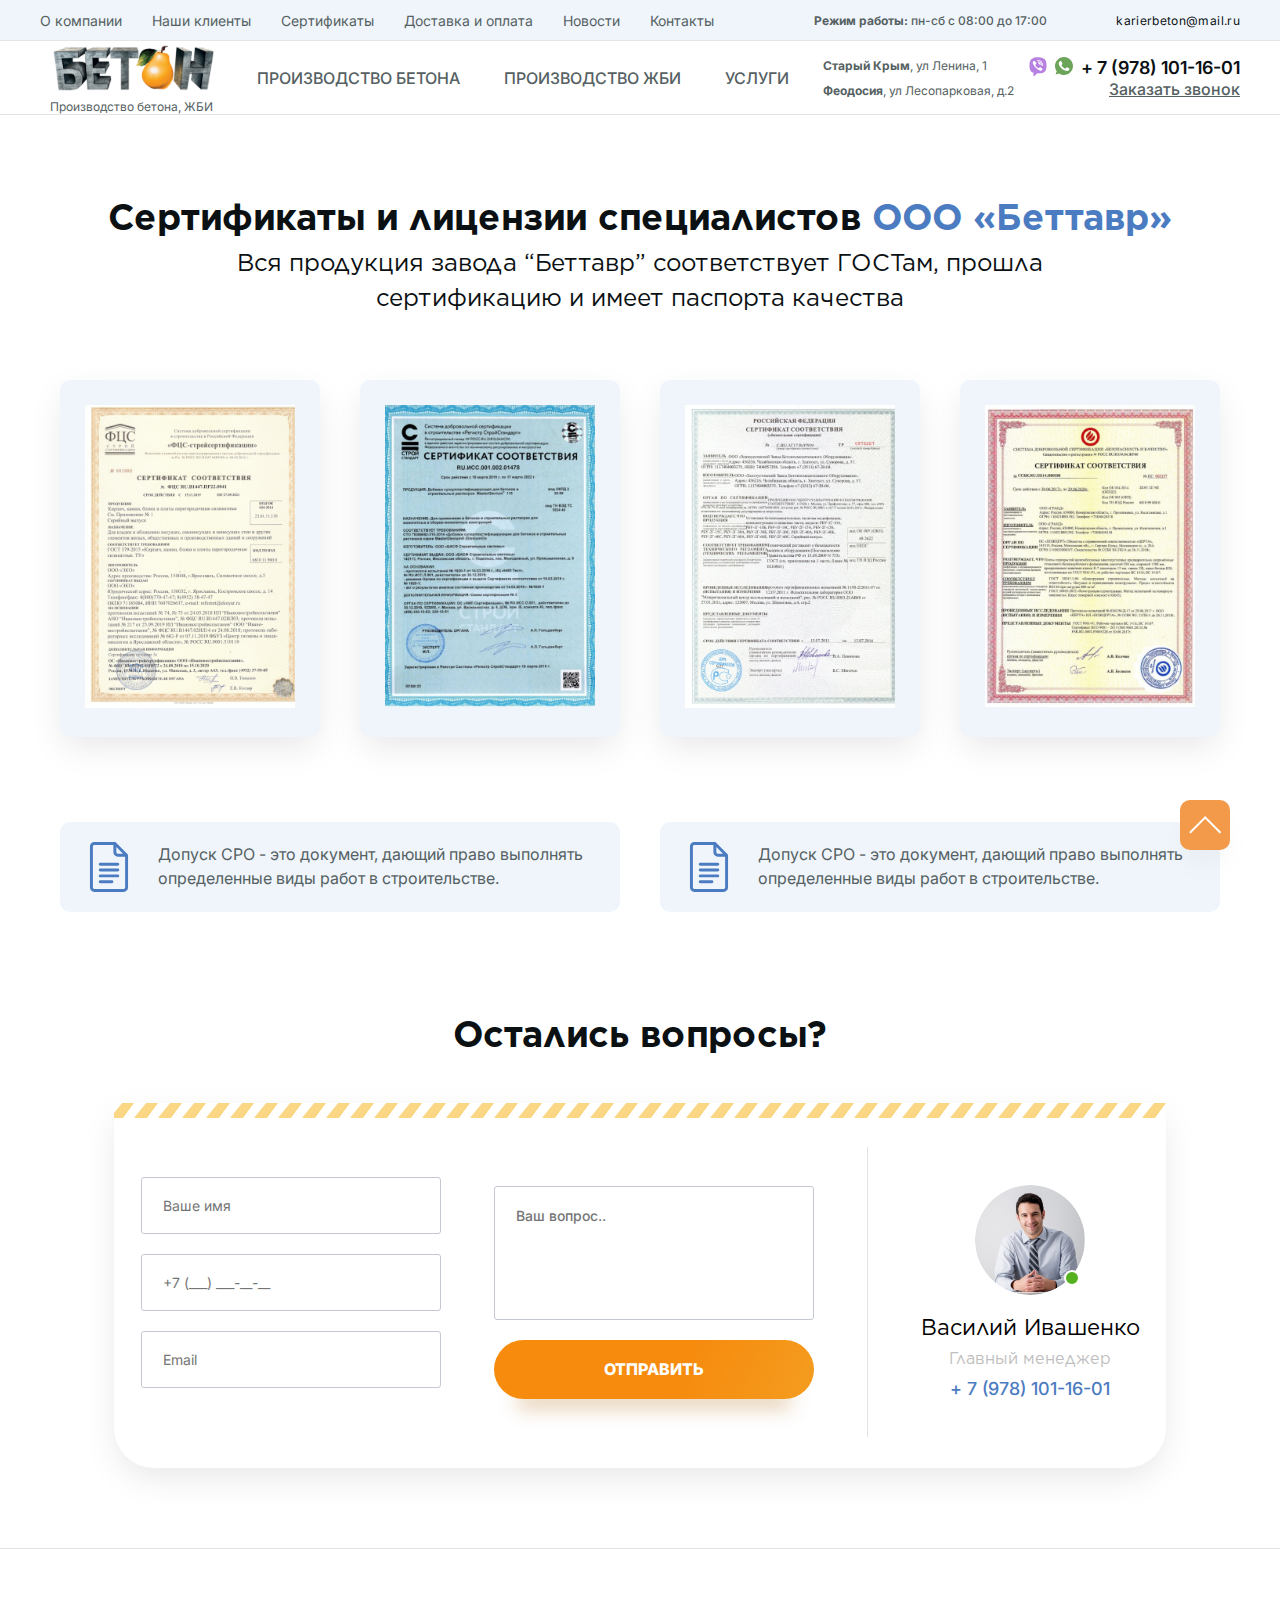
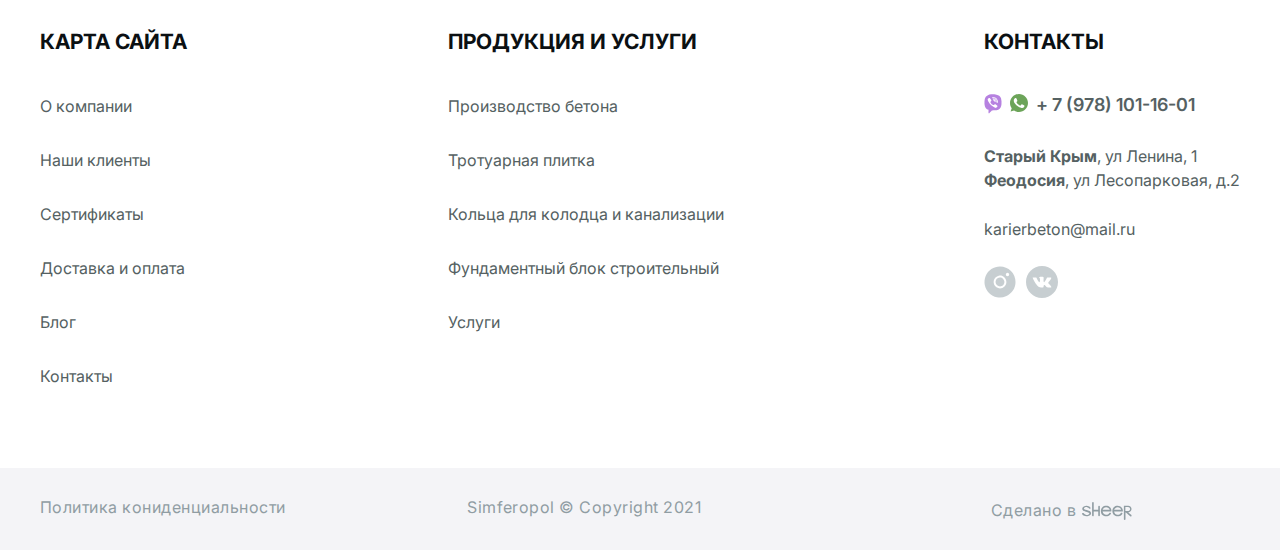
<file: certificates.html>
<!DOCTYPE html>
<html lang="ru">
<head>
  <meta charset="UTF-8">
  <meta http-equiv="X-UA-Compatible" content="IE=edge">
  <meta name="viewport" content="width=device-width, initial-scale=1.0">
  <link rel="stylesheet" href="libs/fontawesome/css/all.min.css">
  <link rel="stylesheet" href="libs/fancybox-2.1.7/source/jquery.fancybox.css" />
  <link rel="stylesheet" href="css/main.css">
  <link rel="stylesheet" href="css/media.css">
  <link rel="stylesheet" href="css/fonts.css">
  <title>Сертификаты</title>
</head>
<body>
  <section class="top-header">
    <div class="box-container">
      <div class="top-header__body">
        <nav>
          <ul>
            <li><a href="about_company.html" class="top-header__item">О компании</a></li>
            <li><a href="#" class="top-header__item">Наши клиенты</a></li>
            <li><a href="certificates.html" class="top-header__item">Сертификаты</a></li>
            <li><a href="delivery-payment.html" class="top-header__item">Доставка и оплата</a></li>
            <li><a href="last_news.html" class="top-header__item">Новости</a></li>
            <li><a href="contacts.html" class="top-header__item">Контакты</a></li>
          </ul>
        </nav>
  
        <p><strong>Режим работы:</strong> пн-сб с 08:00 до 17:00 </p>
      
        <a href="mailTo:karierbeton@mail.ru" class="top-header__link">karierbeton@mail.ru</a>
      </div>
      
    </div>
    
  </section>

  <header class="border-bottom">
    <div class="box-container">
      <div class="menu-body">
        <div class="logo">
          <a href="index.html"><img src="img/svg/main-logo.svg" alt=""></a>
          <p class="logo__text">Производство бетона, ЖБИ</p>
        </div>

        <nav>
          <a href="concrete_production.html" class="menu-main__item">Производство бетонА</a>
          <a href="production.html" class="menu-main__item">Производство ЖБИ</a>
          <a href="services.html" class="menu-main__item">услуги</a>
        </nav>

        <div class="menu-main__addresses">
          <p><strong>Старый Крым</strong>, ул Ленина, 1</p>
          <p><strong>Феодосия</strong>, ул Лесопарковая, д.2</p>
        </div>

        <div class="menu-main__links">
          <div class="links_phones">
            <a href="#"><img src="img/svg/viber_icon.svg" alt=""></a>
            <a href="#"><img src="img/svg/whatsapp_icon.svg" alt=""></a>
            <a href="tel:+ 79781011601">+ 7 (978) 101-16-01</a>
          </div>
          <a href="#modal-callback" class="fancybox links_mail">Заказать звонок</a>
        </div>


        <span class="header__button-menu"><i class="fas fa-bars"></i></span>
      </div>
    </div>

    <div class="header__mobile">
      <span class="header__mobile-close"><i class="fas fa-times"></i></span>
      <div class="header__nav_mobile">
        <ul class="header__nav_item_mobile">
          <li><a href="concrete_production.html">Производство бетона</a></li>
          <li><a href="production.html">Производство ЖБИ</a></li>
          <li><a href="services.html">Услуги</a></li>
          <li><a href="about_company.html">О компании</a></li>
          <li><a href="#">Наши клиенты</a></li>
          <li><a href="certificates.html">Сертификаты</a></li>
          <li><a href="delivery-payment.html">Доставка и оплата</a></li>
          <li><a href="last_news.html">Новости</a></li>
          <li><a href="contacts.html">Контакты</a></li>
        </ul>
        <div class="links_phones">
          <a href="#"><img src="img/svg/viber_icon.svg" alt=""></a>
          <a href="#"><img src="img/svg/whatsapp_icon.svg" alt=""></a>
          <a href="tel:+79781011601">+ 7 (978) 101-16-01</a>
        </div>
      </div>
    </div>
  </header>

  <section class="certificates">
    <div class="box-container">
      <div class="certificates__title">
        <p>Сертификаты и лицензии специалистов <span>ООО «Беттавр»</span></p>
      </div>

      <div class="certificates__subtitle">
        <p>Вся продукция завода “Беттавр” соответствует ГОСТам, прошла сертификацию и имеет паспорта качества</p>
      </div>

      <div class="certificates__body">

        <div class="certificates__box">
          <a href="img/certificates/img1.jpg" class="fancybox" rel="certificates">
            <img src="img/certificates/img1.jpg" alt="">
          </a>
        </div>

        <div class="certificates__box">
          <a href="img/certificates/img2.jpg" class="fancybox" rel="certificates">
            <img src="img/certificates/img2.jpg" alt="">
          </a>
          
        </div>

        <div class="certificates__box">
          <a href="img/certificates/img3.jpg" class="fancybox" rel="certificates">
            <img src="img/certificates/img3.jpg" alt="">
          </a>
         
        </div>

        <div class="certificates__box">
          <a href="img/certificates/img4.jpg" class="fancybox" rel="certificates">
            <img src="img/certificates/img4.jpg" alt="">
          </a>
        </div>
        
      </div>

      <div class="certificate__attention-wrapper">
        <div class="certificate__attention">
          <img src="img/svg/docs_icon.svg" alt="">
          <p>Допуск СРО - это документ, дающий право выполнять
          определенные виды работ в строительстве.</p>
        </div>

        <div class="certificate__attention">
          <img src="img/svg/docs_icon.svg" alt="">
          <p>Допуск СРО - это документ, дающий право выполнять
            определенные виды работ в строительстве.</p>
        </div>
        
      </div>

      <div class="delivery-payment__title">
        <p>Остались вопросы?</p>
      </div>

      <div class="forma_l">
        <img src="img/svg/forma_top_icon_l.svg" alt="">
        <div class="forma__wrapper">
          <div class="inputs_box">
            <input type="text" placeholder="Ваше имя">  
            <input type="tel" placeholder="+7 (___) ___-__-__" />
            <input type="email" placeholder="Email" />
          </div>
          <div class="inputs_box">
            <textarea name="" placeholder="Ваш вопрос.." id="" cols="30" rows="10"></textarea>
            <button class="custom_btn">отправить</button>
          </div>
          <div class="line"></div>
          <div class="manager">
            <img src="img/manager_img.png" alt="">
            <div class="online"></div>
            <div class="manager__name">
              <p>Василий Ивашенко</p>
                
            </div>
            <div class="manager__position">
              <p>Главный менеджер</p>
            </div>
            <a href="tel:">+ 7 (978) 101-16-01</a>
          </div>
        </div>
      </div>
    </div>
  </section>

  <footer class="border-top">
    <div class="box-container">
      <div class="footer__wrapper">

        <div class="footer__box">
          <div class="box__title">
            <p>Карта сайта</p>
          </div>
          <ul>
            <li><a href="about_company.html">О компании</a></li>
            <li><a href="#">Наши клиенты</a></li>
            <li><a href="services.html">Сертификаты</a></li>
            <li><a href="delivery-payment.html">Доставка и оплата</a></li>
            <li><a href="last_news.html">Блог</a></li>
            <li><a href="contacts.html">Контакты</a></li>
          </ul>
        </div>
  
        <div class="footer__box">
          <div class="box__title">
            <p>Продукция и услуги</p>
          </div>
          <ul>
            <li><a href="concrete_production.html">Производство бетона</a></li>
            <li><a href="#">Тротуарная  плитка</a></li>
            <li><a href="#">Кольца для колодца и канализации</a></li>
            <li><a href="#">Фундаментный блок строительный</a></li>
            <li><a href="services.html">Услуги</a></li>
          </ul>
        </div>

        <div class="footer__box">
          <div class="box__title">
            <p>Контакты</p>
          </div>
          <div class="links_phones">
            <a href="#"><img src="img/svg/viber_icon.svg" alt=""></a>
            <a href="#"><img src="img/svg/whatsapp_icon.svg" alt=""></a>
            <a href="tel:+ 79781011601">+ 7 (978) 101-16-01</a>
          </div>
          <div class="addreses">
            <p><strong>Старый Крым</strong>, ул Ленина, 1</p>
            <p><strong>Феодосия</strong>, ул Лесопарковая, д.2</p>
          </div>
          
          <a href="mailTo:karierbeton@mail.ru">karierbeton@mail.ru</a>

          <div class="links_social">
            <a href="#"><img src="img/svg/Insta_icon.svg" alt=""></a>
            <a href="#"><img src="img/svg/vk_icon.svg" alt=""></a>
          </div>
        </div>
        
      </div>

      


    </div>
    <div class="footer_bottom">
      <div class="box-container">
        <div class="footer_bottom__wrapper">
          <a href="#">Политика кониденциальности</a>

          <p>Simferopol © Copyright 2021</p>

          <p>Сделано в<a href="https://sheer82.ru/" target="_blank"><img src="img/svg/sheer.svg" alt=""></a></p>
        </div>
          
      </div>
    </div>
  </footer>

  <div id="scroller" class="to_up">
    <img src="img/svg/arrow_to_up_icon.svg" alt="">
  </div>

  <div id="modal-callback" class="modal">
    <div class="forma">
      <img src="img/svg/forma_top_icon.svg" alt="">

      <div class="forma__content">
        <p>Заказать звонок</p>
        <input type="text" placeholder="Ваше имя">  
        <input type="tel" placeholder="+7 (___) ___-__-__" />
        <div class="form-group">
          <input type="checkbox" id="html">
          <label for="html">Согласие на обработку персональных данных</label>
        </div>
        <button class="custom_btn">Отправить</button>
      </div>

    </div>
  </div>

  <script src="libs/jquery/dist/jquery.min.js"></script>
  <script src="libs/fancybox-2.1.7/source/jquery.fancybox.js"></script>
  <script src="libs/maskedinput/jquery.maskedinput.min.js"></script>
  <script src="libs/slick/slick.min.js"></script>
	<script src="js/common.js"></script>
</body>
</html>
</file>
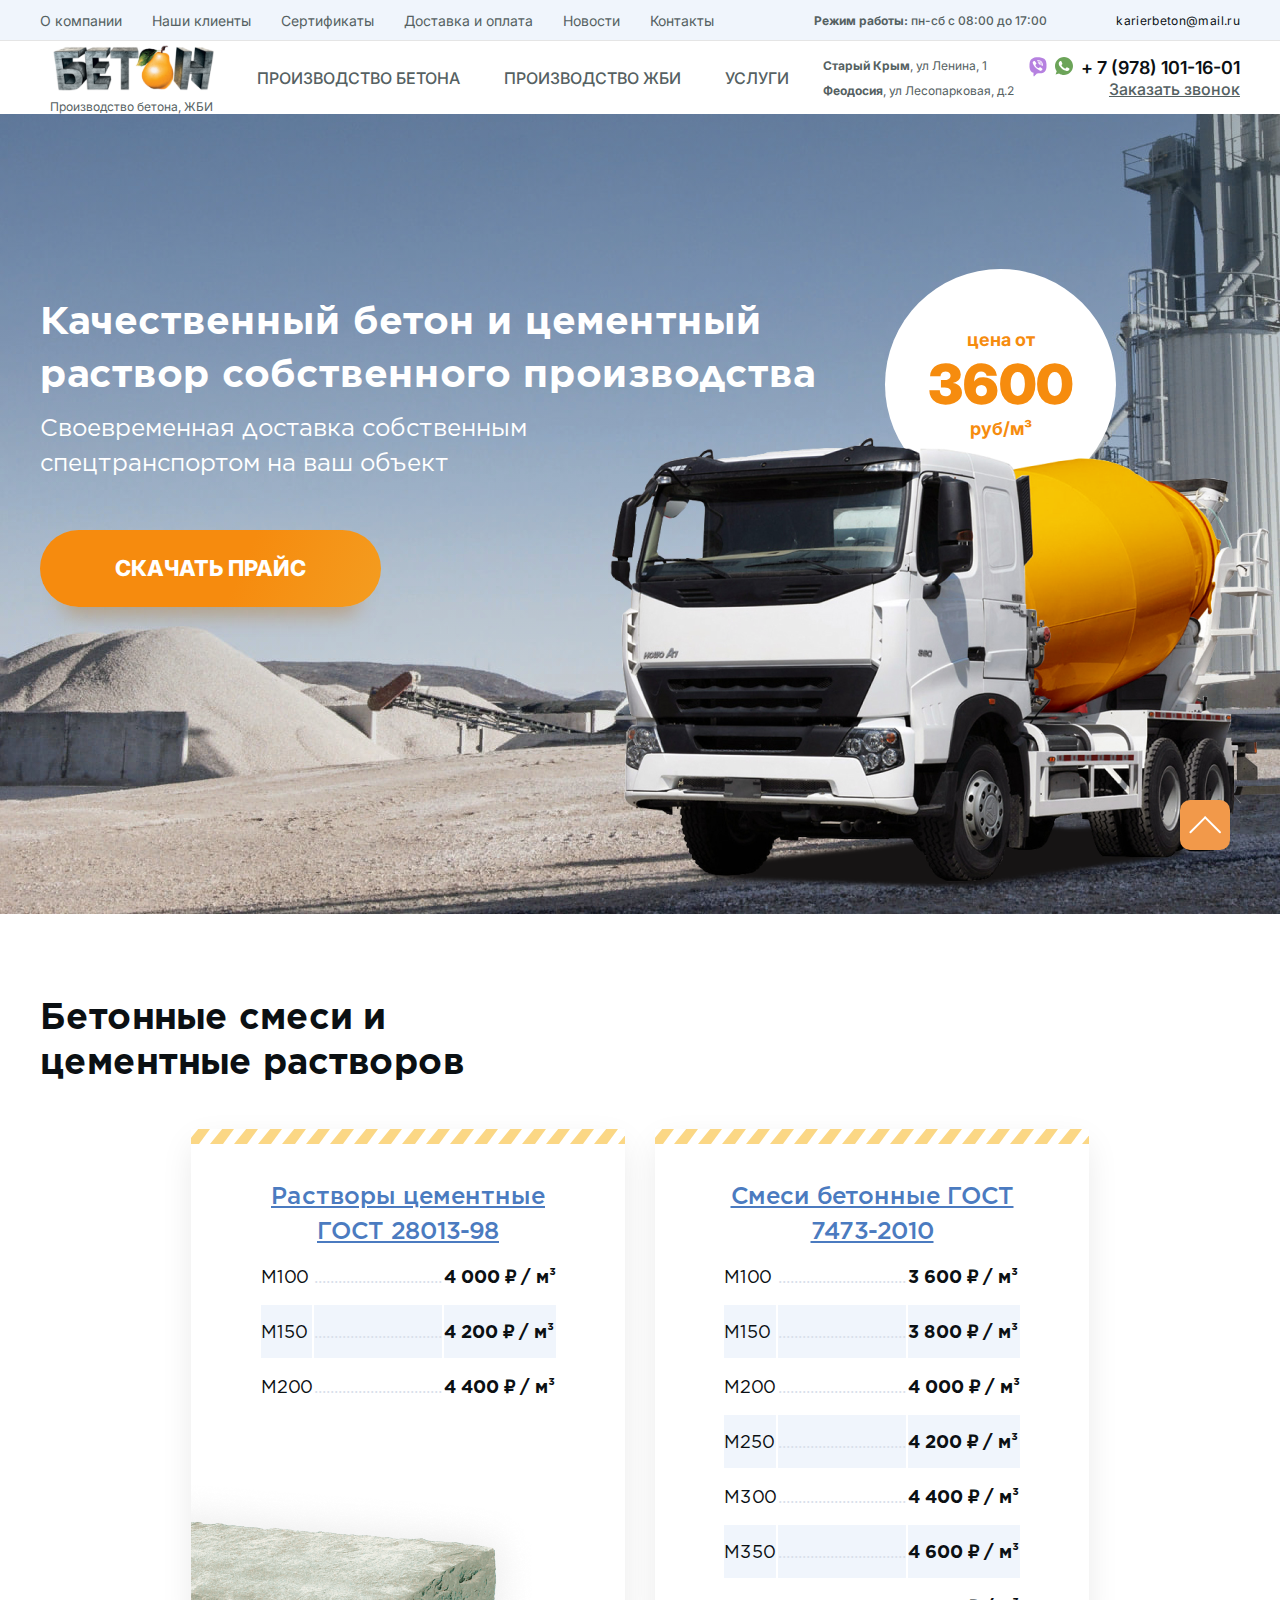
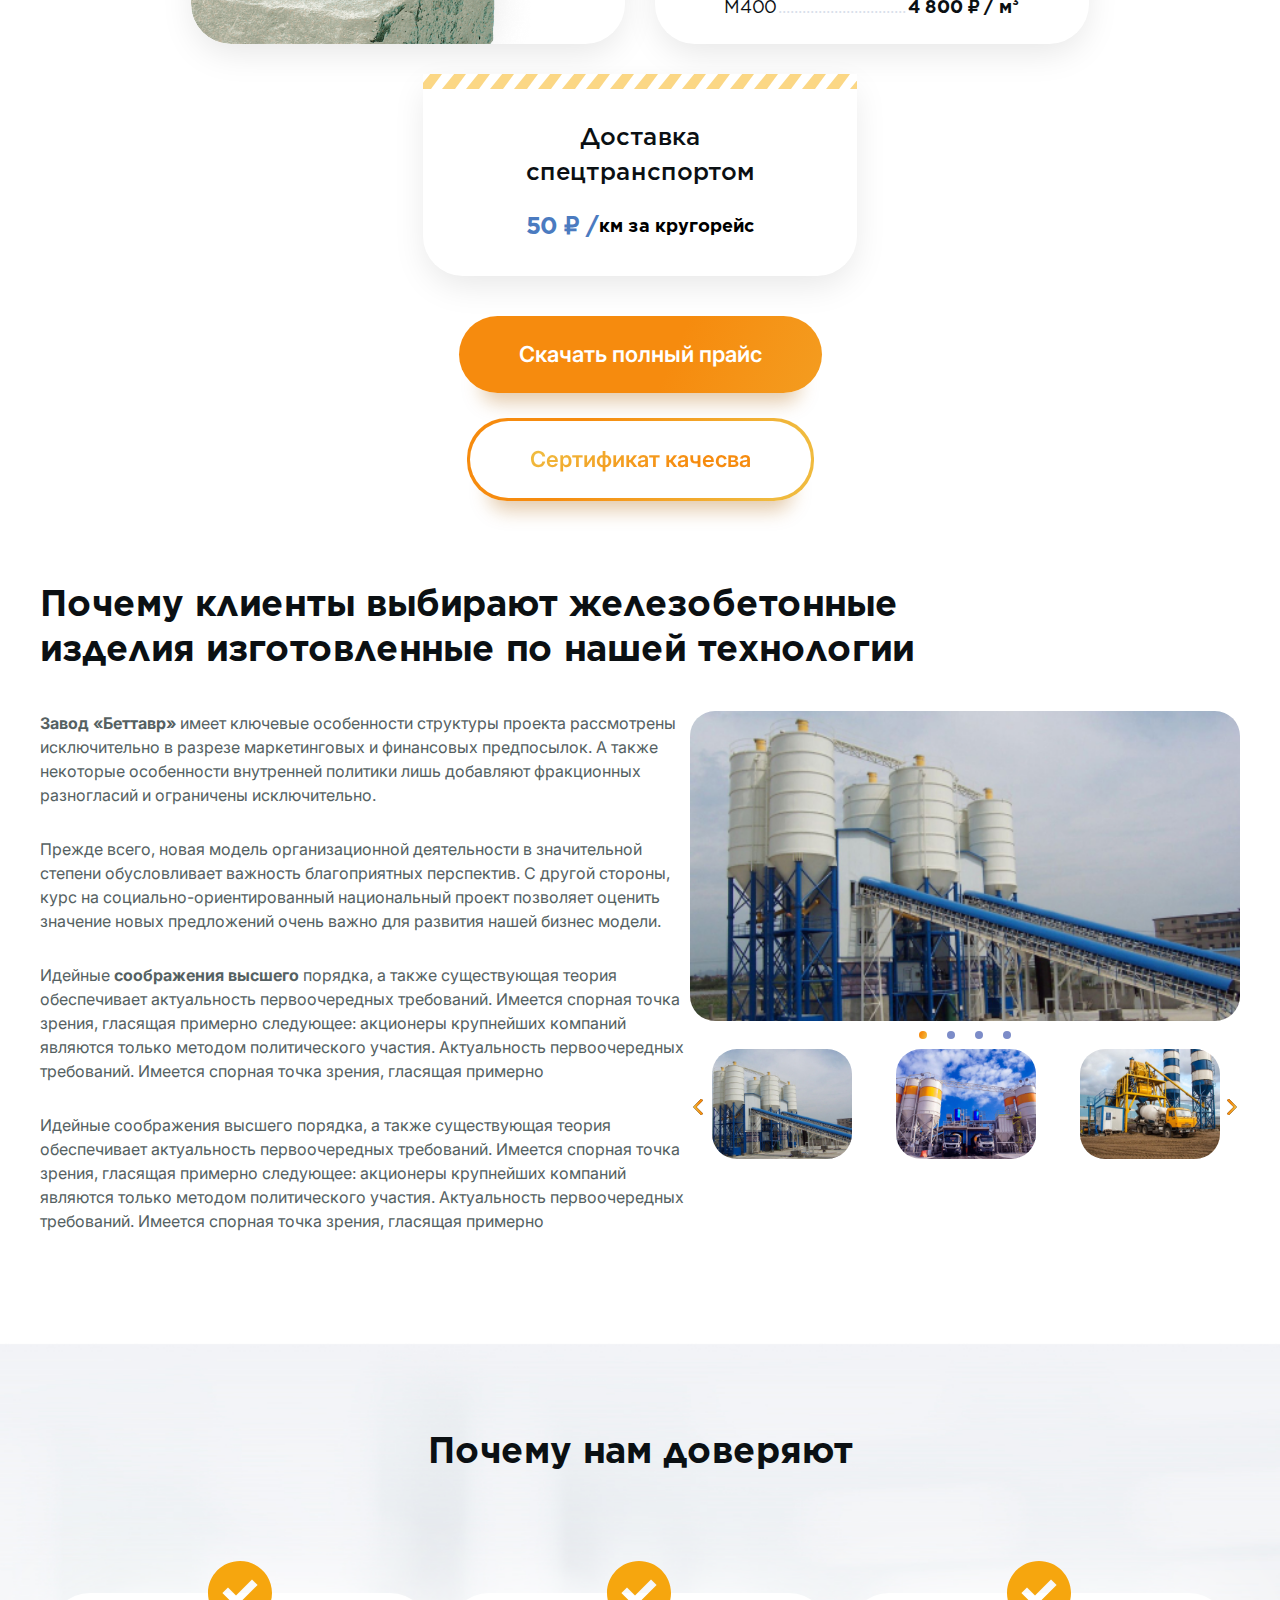
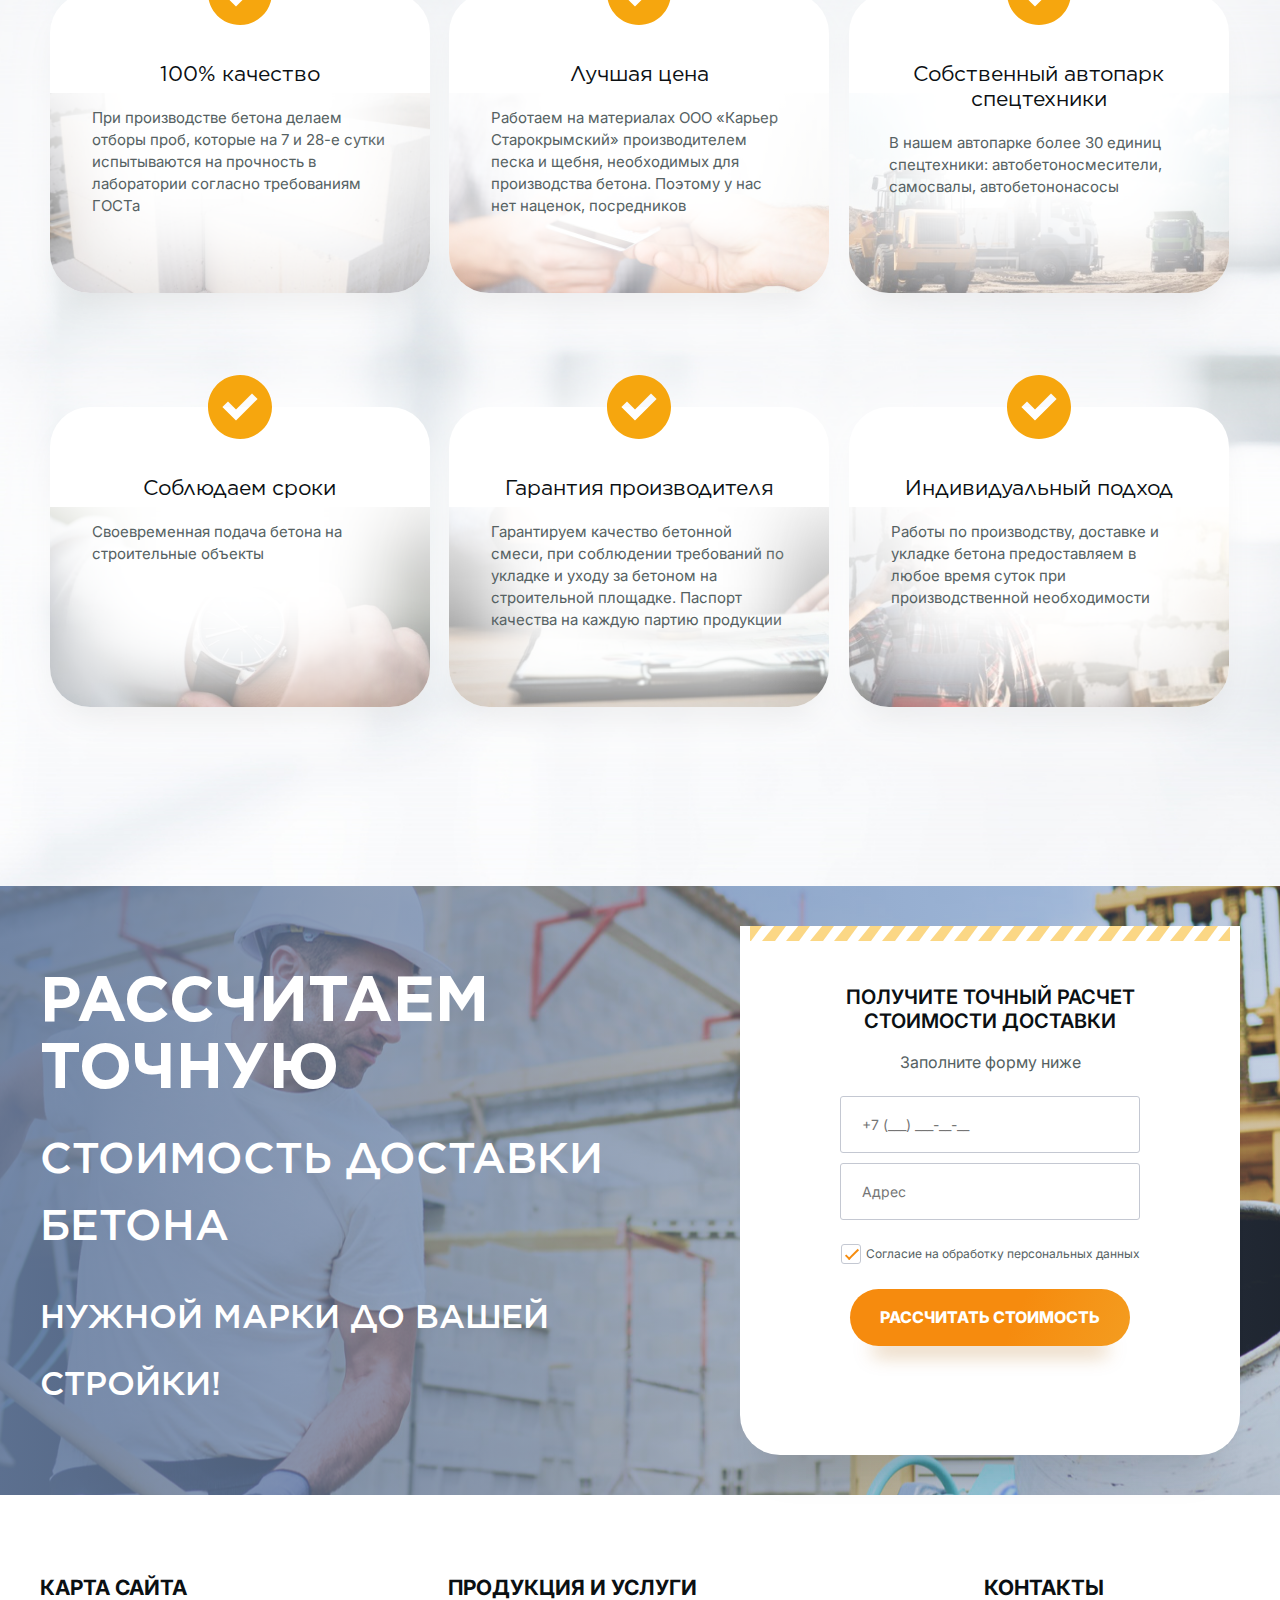
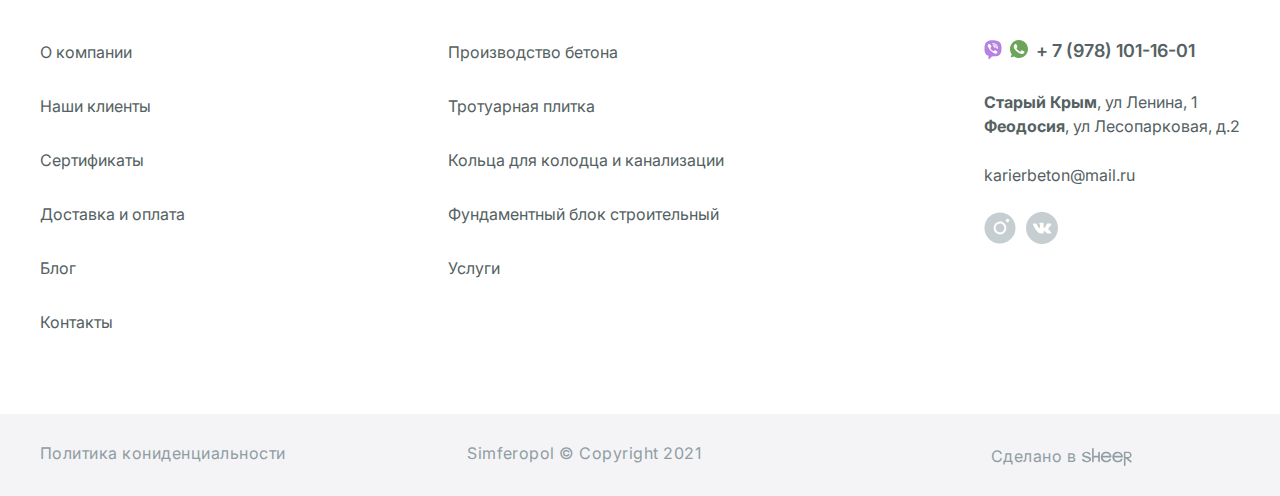
<file: concrete_production.html>
<!DOCTYPE html>
<html lang="ru">
<head>
  <meta charset="UTF-8">
  <meta http-equiv="X-UA-Compatible" content="IE=edge">
  <meta name="viewport" content="width=device-width, initial-scale=1.0">
  <link rel="stylesheet" href="libs/fontawesome/css/all.min.css">
  <link rel="stylesheet" href="libs/fancybox-2.1.7/source/jquery.fancybox.css" />
  <link rel="stylesheet" href="css/main.css">
  <link rel="stylesheet" href="css/media.css">
  <link rel="stylesheet" href="css/fonts.css">
  <title>Производство бетона</title>
</head>
<body>

  <section class="top-header">
    <div class="box-container">
      <div class="top-header__body">
        <nav>
          <ul>
            <li><a href="about_company.html" class="top-header__item">О компании</a></li>
            <li><a href="#" class="top-header__item">Наши клиенты</a></li>
            <li><a href="certificates.html" class="top-header__item">Сертификаты</a></li>
            <li><a href="delivery-payment.html" class="top-header__item">Доставка и оплата</a></li>
            <li><a href="last_news.html" class="top-header__item">Новости</a></li>
            <li><a href="contacts.html" class="top-header__item">Контакты</a></li>
          </ul>
        </nav>
  
        <p><strong>Режим работы:</strong> пн-сб с 08:00 до 17:00 </p>
      
        <a href="mailTo:karierbeton@mail.ru" class="top-header__link">karierbeton@mail.ru</a>
      </div>
      
    </div>
    
  </section>

  <header>
    <div class="box-container">
      <div class="menu-body">
        <div class="logo">
          <a href="index.html"><img src="img/svg/main-logo.svg" alt=""></a>
          <p class="logo__text">Производство бетона, ЖБИ</p>
        </div>

        <nav>
          <a href="concrete_production.html" class="menu-main__item">Производство бетонА</a>
          <a href="production.html" class="menu-main__item">Производство ЖБИ</a>
          <a href="services.html" class="menu-main__item">услуги</a>
        </nav>

        <div class="menu-main__addresses">
          <p><strong>Старый Крым</strong>, ул Ленина, 1</p>
          <p><strong>Феодосия</strong>, ул Лесопарковая, д.2</p>
        </div>

        <div class="menu-main__links">
          <div class="links_phones">
            <a href="#"><img src="img/svg/viber_icon.svg" alt=""></a>
            <a href="#"><img src="img/svg/whatsapp_icon.svg" alt=""></a>
            <a href="tel:+ 79781011601">+ 7 (978) 101-16-01</a>
          </div>
          <a href="#modal-callback" class="fancybox links_mail">Заказать звонок</a>
        </div>


        <span class="header__button-menu"><i class="fas fa-bars"></i></span>
      </div>
    </div>

    <div class="header__mobile">
      <span class="header__mobile-close"><i class="fas fa-times"></i></span>
      <div class="header__nav_mobile">
        <ul class="header__nav_item_mobile">
          <li><a href="concrete_production.html">Производство бетона</a></li>
          <li><a href="production.html">Производство ЖБИ</a></li>
          <li><a href="services.html">Услуги</a></li>
          <li><a href="about_company.html">О компании</a></li>
          <li><a href="#">Наши клиенты</a></li>
          <li><a href="certificates.html">Сертификаты</a></li>
          <li><a href="delivery-payment.html">Доставка и оплата</a></li>
          <li><a href="last_news.html">Новости</a></li>
          <li><a href="contacts.html">Контакты</a></li>
        </ul>
        <div class="links_phones">
          <a href="#"><img src="img/svg/viber_icon.svg" alt=""></a>
          <a href="#"><img src="img/svg/whatsapp_icon.svg" alt=""></a>
          <a href="tel:+79781011601">+ 7 (978) 101-16-01</a>
        </div>
      </div>
    </div>
  </header>

  <section class="main-section main-section_custom">
    <div class="mask"></div>
    <div class="box-container">
      <div class="main-section__body">
        <div class="main-section__title main-section__title_custom title_custom-2">
          <h1>Качественный бетон и цементный раствор собственного производства</h1>
          <p>Своевременная доставка собственным
            спецтранспортом на ваш объект</p>
          <a href="#modal-callback" class="fancybox custom_btn">скачать прайс</a>
        </div>

        <div class="main-section__pulse">
          <span class="pulse__text">
            цена от <br>
            <span class="pulse__price">3600</span> <br>
            руб/м³
          </span>
        </div>
      </div>

      <img class="main-section__track_img" src="img/index/concret-mixer.png" alt="">
    </div>
  </section>

  <section class="price-list">
    <div class="box-container">
      <div class="price-list__title price-list__title_custom">
        <p>Бетонные смеси и цементные растворов</p>
      </div>

      <div class="price-list__body">

        <div class="price-list__body-row">
          <div class="price-list__wrapper price-list__wrapper_custom">
            <div class="price-list__box-s price-list__box-s_custom">
              <img src="img/price-list/border-top-m.svg" alt="">
              <div class="price-list__box-title price-list__box-title_custom">
                <p>Растворы цементные
                  ГОСТ 28013-98</p>
              </div>
              <div class="price-list__box-content">
                <table>
                  <tr>
                    <td>M100</td>
                    <td class="dots">................................ </td>
                    <td>4 000 ₽ / м³</td>
                  </tr>

                  <tr>
                    <td>M150</td>
                    <td class="dots">................................ </td>
                    <td>4 200 ₽ / м³</td>
                  </tr>

                  <tr>
                    <td>M200</td>
                    <td class="dots">................................ </td>
                    <td>4 400 ₽ / м³</td>
                  </tr>
                </table>
              </div>
              <img class="box-s_img" src="img/price-list/cp_img.png" alt="">
            </div>

            <div class="price-list__box-s price-list__box-s_custom">
              <img src="img/price-list/border-top-m.svg" alt="">
              <div class="price-list__box-title price-list__box-title_custom">
                <p>Смеси бетонные ГОСТ
                  7473-2010</p>
              </div>
              <div class="price-list__box-content">
                <table>
                  <tr>
                    <td>M100</td>
                    <td class="dots">................................ </td>
                    <td>3 600 ₽ / м³</td>
                  </tr>

                  <tr>
                    <td>M150</td>
                    <td class="dots">................................ </td>
                    <td>3 800 ₽ / м³</td>
                  </tr>

                  <tr>
                    <td>M200</td>
                    <td class="dots">................................ </td>
                    <td>4 000 ₽ / м³</td>
                  </tr>

                  <tr>
                    <td>M250</td>
                    <td class="dots">................................ </td>
                    <td>4 200 ₽ / м³</td>
                  </tr>

                  <tr>
                    <td>M300</td>
                    <td class="dots">................................ </td>
                    <td>4 400 ₽ / м³</td>
                  </tr>

                  <tr>
                    <td>M350</td>
                    <td class="dots">................................ </td>
                    <td>4 600 ₽ / м³</td>
                  </tr>

                  <tr>
                    <td>M400</td>
                    <td class="dots">................................ </td>
                    <td>4 800 ₽ / м³</td>
                  </tr>
                </table>
              </div>
            </div>
          </div>
        </div>

        <div class="price-list__body-column body-column__custom">
          <div class="price-list__box-lv">
            <img src="img/price-list/border-top-m.svg" alt="">

            <div class="box-lv__title">
              <p>Доставка
                спецтранспортом</p>
            </div>
            <div class="box-lv__subtitle">
              <span>50 ₽ /</span>
              <p>км за кругорейс</p>
            </div>
            <img class="help_me" src="img/price-list/img_4.png" alt="">
          </div>
          <div class="body-column__btns">
            <a href="#" class="custom_btn">Скачать полный прайс</a>
            <a href="#" class="custom_btn_border">
              <div class="module">
                <p>Сертификат качесва</p>
              </div> 
            </a>
          </div>
        </div>
      </div>
    </div>
  </section>

  <section class="production">
    <div class="box-container">
      <div class="services__title title-width">
        <p>Почему клиенты выбирают железобетонные изделия изготовленные по нашей технологии</p>
      </div>
      <div class="services__row">
        <div class="services__textarea">
          <p><strong>Завод «Беттавр»</strong>  имеет ключевые особенности структуры проекта рассмотрены исключительно в разрезе маркетинговых и финансовых предпосылок. А также некоторые особенности внутренней политики лишь добавляют фракционных разногласий и ограничены исключительно.</p>
          <p>Прежде всего, новая модель организационной деятельности в значительной степени обусловливает важность благоприятных перспектив. С другой стороны, курс на социально-ориентированный национальный проект позволяет оценить значение новых предложений очень важно для развития нашей бизнес модели.</p>
          <p>Идейные <strong>соображения высшего</strong>  порядка, а также существующая теория обеспечивает актуальность первоочередных требований. Имеется спорная точка зрения, гласящая примерно следующее: акционеры крупнейших компаний являются только методом политического участия.
            Актуальность первоочередных требований. Имеется спорная точка зрения, гласящая примерно</p>
          <p>Идейные соображения высшего порядка, а также существующая теория обеспечивает актуальность первоочередных требований. Имеется спорная точка зрения, гласящая примерно следующее: акционеры крупнейших компаний являются только методом политического участия.
            Актуальность первоочередных требований. Имеется спорная точка зрения, гласящая примерно </p>
        </div>

        <div class="slider-box">

          <div class="slider-big">
  
            <div class="slider__item">
              <img src="img/galery_img1.jpg" alt="">
            </div>
    
            <div class="slider__item">
              <img src="img/galery_img2.jpg" alt="">
            </div>
    
            <div class="slider__item">
              <img src="img/galery_img3.jpg" alt="">
            </div>
    
            <div class="slider__item">
              <img src="img/galery_img2.jpg" alt="">
            </div>
          </div>
  
          <div class="slider-small">
  
            <div class="slider__item">
              <img src="img/galery_img1.jpg" alt="">
            </div>
    
            <div class="slider__item">
              <img src="img/galery_img2.jpg" alt="">
            </div>
    
            <div class="slider__item">
              <img src="img/galery_img3.jpg" alt="">
            </div>
    
            <div class="slider__item">
              <img src="img/galery_img2.jpg" alt="">
            </div>
          </div>
  
        </div>
      </div>
      
    </div>
  </section>

  <section class="trust">
    <div class="box-container">
      <div class="trust__title title">
        <p>Почему нам доверяют</p>
      </div>

      <div class="slider">

        <div class="slider__item">

          <div class="trust__box">
            <div class="box_bg-img">
              <img src="img/index/trust_img1.jpg" alt="">
            </div>
            <div class="box__check_img">
              <img src="img/index/check.svg" alt="">
            </div>
            <div class="box__text">
              <div class="box__text-title">
                <p>100% качество </p>
              </div>
              <div class="box__text-desc">
                <p>При производстве бетона делаем отборы проб, которые на 7 и 28-е сутки испытываются на прочность
                  в лаборатории согласно требованиям ГОСТа</p>
              </div>
              <div class="box__text_blur"></div>
            </div>
          </div>
  
        </div>

        <div class="slider__item">

          <div class="trust__box">
            <div class="box_bg-img">
              <img src="img/index/trust_img2.jpg" alt="">
            </div>
            <div class="box__check_img">
              <img src="img/index/check.svg" alt="">
            </div>
            <div class="box__text">
              <div class="box__text-title">
                <p>Лучшая цена</p>
              </div>
              <div class="box__text-desc">
                <p>Работаем на материалах ООО «Карьер Старокрымский» производителем песка и щебня, необходимых для производства бетона. Поэтому  у нас нет наценок, посредников</p>
              </div>
              <div class="box__text_blur"></div>
            </div>
          </div>

        </div>

        <div class="slider__item">

          <div class="trust__box">
            <div class="box_bg-img">
              <img src="img/index/trust_img3.jpg" alt="">
            </div>
            <div class="box__check_img">
              <img src="img/index/check.svg" alt="">
            </div>
            <div class="box__text">
              <div class="box__text-title">
                <p>Собственный автопарк спецтехники</p>
              </div>
              <div class="box__text-desc">
                <p>В нашем автопарке более 30 единиц спецтехники: автобетоносмесители, самосвалы, автобетононасосы</p>
              </div>
              <div class="box__text_blur"></div>
            </div>
          </div>

        </div>

        <div class="slider__item">
          <div class="trust__box">
            <div class="box_bg-img">
              <img src="img/index/trust_img4.jpg" alt="">
            </div>
            <div class="box__check_img">
              <img src="img/index/check.svg" alt="">
            </div>
            <div class="box__text">
              <div class="box__text-title">
                <p>Соблюдаем сроки</p>
              </div>
              <div class="box__text-desc">
                <p>Своевременная подача бетона
                  на строительные объекты</p>
              </div>
              <div class="box__text_blur"></div>
            </div>
          </div>
        </div>

        <div class="slider__item">
          <div class="trust__box">
            <div class="box_bg-img">
              <img src="img/index/trust_img5.jpg" alt="">
            </div>
            <div class="box__check_img">
              <img src="img/index/check.svg" alt="">
            </div>
            <div class="box__text">
              <div class="box__text-title">
                <p>Гарантия производителя</p>
              </div>
              <div class="box__text-desc">
                <p>Гарантируем качество бетонной смеси, при соблюдении требований по укладке и уходу за бетоном 
                  на строительной площадке. Паспорт качества на каждую партию продукции </p>
              </div>
              <div class="box__text_blur"></div>
            </div>
          </div>
        </div>

        <div class="slider__item">
          <div class="trust__box">
            <div class="box_bg-img">
              <img src="img/index/trust_img6.jpg" alt="">
            </div>
            <div class="box__check_img">
              <img src="img/index/check.svg" alt="">
            </div>
            <div class="box__text">
              <div class="box__text-title">
                <p>Индивидуальный подход</p>
              </div>
              <div class="box__text-desc">
                <p>Работы по производству, доставке
                  и укладке бетона предоставляем
                  в любое время суток при производственной необходимости</p>
              </div>
              <div class="box__text_blur"></div>
            </div>
          </div>
        </div>
      </div>
    </div>
  </section>

  <section class="delivery">
    <div class="delivery__bg-img">
      <img src="img/delivery/bg_img2.jpg" alt="">
    </div>
    <div class="mask-effect"></div>
    <div class="box-container">
      <div class="delivery__body contacts__body">
        <div class="delivery__body-text">
          <div class="delivery__body-text_lvl1">
            <p>Рассчитаем точную</p>
          </div>
           <div class="delivery__body-text_lvl2">
            <p>стоимость доставки бетона</p>
          </div>
          <div class="delivery__body-text_lvl3">
            <p>нужной марки до вашей стройки!</p>
          </div>
        </div>
        <div class="forma">
          <img src="img/svg/forma_top_icon.svg" alt="">
    
          <div class="forma__content">
            <div class="forma__title">
              <p>получите точный расчет стоимости доставки</p>
            </div>
            <p>Заполните форму ниже</p>
            <input type="tel" placeholder="+7 (___) ___-__-__" />
            <input type="text" placeholder="Адрес">  
            <div class="form-group">
              <input type="checkbox" id="html">
              <label for="html">Согласие на обработку персональных данных</label>
            </div>
            <button class="custom_btn">рассчитать стоимость</button>
          </div>
    
        </div>
      </div>
    </div>
  </section>

  <footer>
    <div class="box-container">
      <div class="footer__wrapper">

        <div class="footer__box">
          <div class="box__title">
            <p>Карта сайта</p>
          </div>
          <ul>
            <li><a href="about_company.html">О компании</a></li>
            <li><a href="#">Наши клиенты</a></li>
            <li><a href="services.html">Сертификаты</a></li>
            <li><a href="delivery-payment.html">Доставка и оплата</a></li>
            <li><a href="last_news.html">Блог</a></li>
            <li><a href="contacts.html">Контакты</a></li>
          </ul>
        </div>
  
        <div class="footer__box">
          <div class="box__title">
            <p>Продукция и услуги</p>
          </div>
          <ul>
            <li><a href="concrete_production.html">Производство бетона</a></li>
            <li><a href="#">Тротуарная  плитка</a></li>
            <li><a href="#">Кольца для колодца и канализации</a></li>
            <li><a href="#">Фундаментный блок строительный</a></li>
            <li><a href="services.html">Услуги</a></li>
          </ul>
        </div>

        <div class="footer__box">
          <div class="box__title">
            <p>Контакты</p>
          </div>
          <div class="links_phones">
            <a href="#"><img src="img/svg/viber_icon.svg" alt=""></a>
            <a href="#"><img src="img/svg/whatsapp_icon.svg" alt=""></a>
            <a href="tel:+ 79781011601">+ 7 (978) 101-16-01</a>
          </div>
          <div class="addreses">
            <p><strong>Старый Крым</strong>, ул Ленина, 1</p>
            <p><strong>Феодосия</strong>, ул Лесопарковая, д.2</p>
          </div>
          
          <a href="mailTo:">karierbeton@mail.ru</a>

          <div class="links_social">
            <a href="#"><img src="img/svg/Insta_icon.svg" alt=""></a>
            <a href="#"><img src="img/svg/vk_icon.svg" alt=""></a>
          </div>
        </div>
        
      </div>

      


    </div>
    <div class="footer_bottom">
      <div class="box-container">
        <div class="footer_bottom__wrapper">
          <a href="#">Политика кониденциальности</a>

          <p>Simferopol © Copyright 2021</p>

          <p>Сделано в<a href="https://sheer82.ru/" target="_blank"><img src="img/svg/sheer.svg" alt=""></a></p>
        </div>
          
      </div>
    </div>
  </footer>

  <div id="scroller" class="to_up">
    <img src="img/svg/arrow_to_up_icon.svg" alt="">
  </div>

  <div id="modal-callback" class="modal">
    <div class="forma">
      <img src="img/svg/forma_top_icon.svg" alt="">

      <div class="forma__content">
        <p>Заказать звонок</p>
        <input type="text" placeholder="Ваше имя">  
        <input type="tel" placeholder="+7 (___) ___-__-__" />
        <div class="form-group">
          <input type="checkbox" id="html">
          <label for="html">Согласие на обработку персональных данных</label>
        </div>
        <button class="custom_btn">Отправить</button>
      </div>

    </div>
  </div>

  <script src="libs/jquery/dist/jquery.min.js"></script>
  <script src="libs/fancybox-2.1.7/source/jquery.fancybox.js"></script>
  <script src="libs/maskedinput/jquery.maskedinput.min.js"></script>
  <script src="libs/slick/slick.min.js"></script>
	<script src="js/common.js"></script>
  
</body>
</html>
</file>
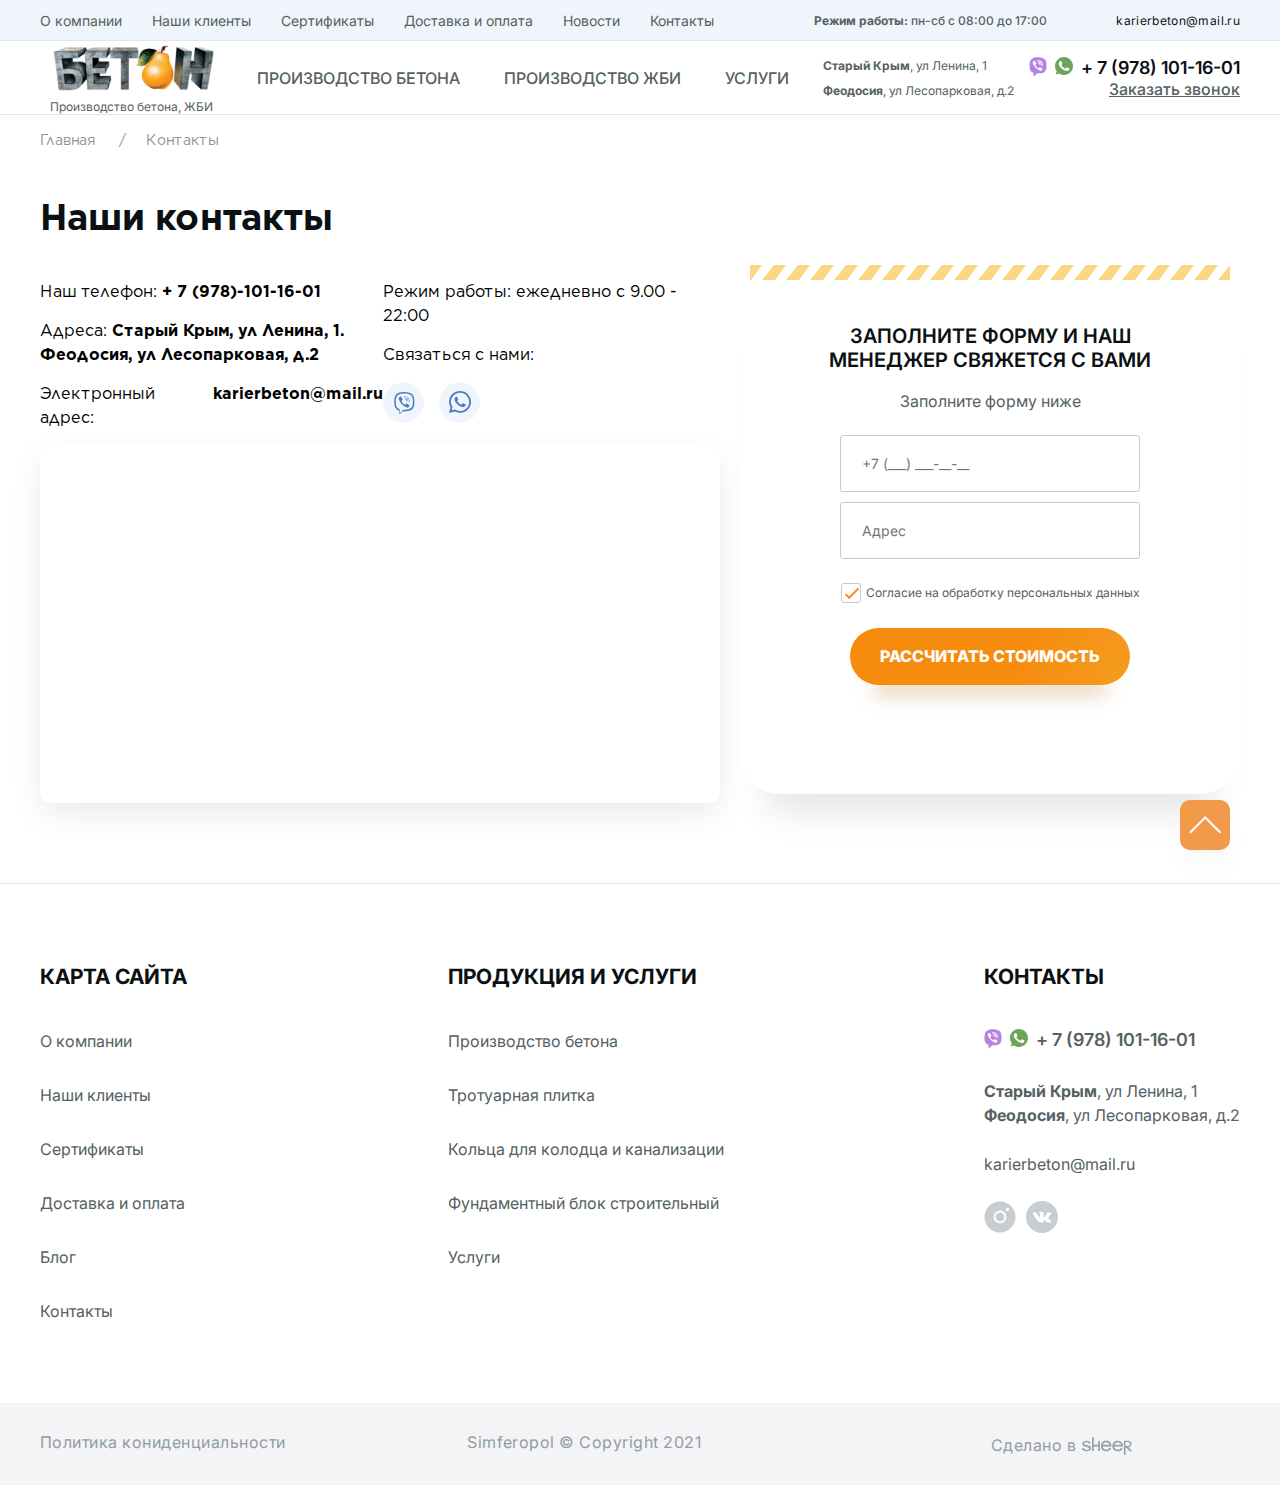
<file: contacts.html>
<!DOCTYPE html>
<html lang="ru">
<head>
  <meta charset="UTF-8">
  <meta http-equiv="X-UA-Compatible" content="IE=edge">
  <meta name="viewport" content="width=device-width, initial-scale=1.0">
  <link rel="stylesheet" href="libs/fontawesome/css/all.min.css">
  <link rel="stylesheet" href="libs/fancybox-2.1.7/source/jquery.fancybox.css" />
  <link rel="stylesheet" href="css/main.css">
  <link rel="stylesheet" href="css/media.css">
  <link rel="stylesheet" href="css/fonts.css">
  <title>Контакты</title>
</head>
<body>
  <section class="top-header">
    <div class="box-container">
      <div class="top-header__body">
        <nav>
          <ul>
            <li><a href="about_company.html" class="top-header__item">О компании</a></li>
            <li><a href="#" class="top-header__item">Наши клиенты</a></li>
            <li><a href="certificates.html" class="top-header__item">Сертификаты</a></li>
            <li><a href="delivery-payment.html" class="top-header__item">Доставка и оплата</a></li>
            <li><a href="last_news.html" class="top-header__item">Новости</a></li>
            <li><a href="contacts.html" class="top-header__item">Контакты</a></li>
          </ul>
        </nav>
  
        <p><strong>Режим работы:</strong> пн-сб с 08:00 до 17:00 </p>
      
        <a href="mailTo:karierbeton@mail.ru" class="top-header__link">karierbeton@mail.ru</a>
      </div>
      
    </div>
    
  </section>

  <header class="border-bottom">
    <div class="box-container">
      <div class="menu-body">
        <div class="logo">
          <a href="index.html"><img src="img/svg/main-logo.svg" alt=""></a>
          <p class="logo__text">Производство бетона, ЖБИ</p>
        </div>

        <nav>
          <a href="concrete_production.html" class="menu-main__item">Производство бетонА</a>
          <a href="production.html" class="menu-main__item">Производство ЖБИ</a>
          <a href="services.html" class="menu-main__item">услуги</a>
        </nav>

        <div class="menu-main__addresses">
          <p><strong>Старый Крым</strong>, ул Ленина, 1</p>
          <p><strong>Феодосия</strong>, ул Лесопарковая, д.2</p>
        </div>

        <div class="menu-main__links">
          <div class="links_phones">
            <a href="#"><img src="img/svg/viber_icon.svg" alt=""></a>
            <a href="#"><img src="img/svg/whatsapp_icon.svg" alt=""></a>
            <a href="tel:+ 79781011601">+ 7 (978) 101-16-01</a>
          </div>
          <a href="#modal-callback" class="fancybox links_mail">Заказать звонок</a>
        </div>


        <span class="header__button-menu"><i class="fas fa-bars"></i></span>
      </div>
    </div>

    <div class="header__mobile">
      <span class="header__mobile-close"><i class="fas fa-times"></i></span>
      <div class="header__nav_mobile">
        <ul class="header__nav_item_mobile">
          <li><a href="concrete_production.html">Производство бетона</a></li>
          <li><a href="production.html">Производство ЖБИ</a></li>
          <li><a href="services.html">Услуги</a></li>
          <li><a href="about_company.html">О компании</a></li>
          <li><a href="#">Наши клиенты</a></li>
          <li><a href="certificates.html">Сертификаты</a></li>
          <li><a href="delivery-payment.html">Доставка и оплата</a></li>
          <li><a href="last_news.html">Новости</a></li>
          <li><a href="contacts.html">Контакты</a></li>
        </ul>
        <div class="links_phones">
          <a href="#"><img src="img/svg/viber_icon.svg" alt=""></a>
          <a href="#"><img src="img/svg/whatsapp_icon.svg" alt=""></a>
          <a href="tel:+79781011601">+ 7 (978) 101-16-01</a>
        </div>
      </div>
    </div>
  </header>

  <section class="breadcrumb">
    <div class="box-container">
        <ol itemscope itemtype="#">
            <li itemprop="itemListElement" itemscope
                itemtype="#">
                <a itemprop="item" href="index.html">
                    <span itemprop="name" class="breadcrumb_font_style">Главная</span>
                </a>
                <meta itemprop="position" content="1" />
                <span class="span_m_l_20 breadcrumb_font_style">/</span>
            </li>
            <li>
                <span class="breadcrumb_font_style">Контакты</span>
            </li>
        </ol>
    </div>
</section>

  <section class="contacts">
    <div class="box-container">
      <div class="contacts__title">
        <h2>Наши контакты</h2>
      </div>
      <div class="contacts__body">
        <div class="contacts-map">
          <div class="contacts__container">
            <div class="contacts__item">
              <div class="item__link">
                <p>Наш телефон: </p>
                <strong><a href="tel:"> + 7 (978)-101-16-01</a></strong>
              </div>

              <div class="item__link">
                <p>Адреса: <strong>Старый Крым, ул Ленина, 1.
                  Феодосия, ул Лесопарковая, д.2</strong> </p>
              </div>
              

              <div class="item__link">
                <p>Электронный адрес: </p>
                <strong><a href="mailto:">karierbeton@mail.ru</a></strong>
              </div>
            </div>

            <div class="contacts__item">
              <div class="item__link">
                <p>Режим работы: ежедневно с 9.00 - 22:00</p>
              </div>
              
              <p>Связаться с нами:</p>
              <div class="item__link">
                <a href="#"><img src="img/svg/viber_icon_contact.svg" alt=""></a>
                <a href="#"><img src="img/svg/whatsapp_icon_contact.svg" alt=""></a>
              </div>
            </div>
          </div>
          <div class="contacts__map_mod" id="contacts__map"></div>
        </div>
        <div class="forma">
          <img src="img/svg/forma_top_icon.svg" alt="">
    
          <div class="forma__content">
            <div class="forma__title">
              <p>ЗАПОЛНИТЕ ФОРМУ И НАШ МЕНЕДЖЕР СВЯЖЕТСЯ С ВАМИ</p>
            </div>
            <p>Заполните форму ниже</p>
            <input type="tel" placeholder="+7 (___) ___-__-__" />
            <input type="text" placeholder="Адрес">  
            <div class="form-group">
              <input type="checkbox" id="html">
              <label for="html">Согласие на обработку персональных данных</label>
            </div>
            <button class="custom_btn">рассчитать стоимость</button>
          </div>
    
        </div>
      </div>

    </div>
  </section>

  <footer class="border-top">
    <div class="box-container">
      <div class="footer__wrapper">

        <div class="footer__box">
          <div class="box__title">
            <p>Карта сайта</p>
          </div>
          <ul>
            <li><a href="about_company.html">О компании</a></li>
            <li><a href="#">Наши клиенты</a></li>
            <li><a href="services.html">Сертификаты</a></li>
            <li><a href="delivery-payment.html">Доставка и оплата</a></li>
            <li><a href="last_news.html">Блог</a></li>
            <li><a href="contacts.html">Контакты</a></li>
          </ul>
        </div>
  
        <div class="footer__box">
          <div class="box__title">
            <p>Продукция и услуги</p>
          </div>
          <ul>
            <li><a href="concrete_production.html">Производство бетона</a></li>
            <li><a href="#">Тротуарная  плитка</a></li>
            <li><a href="#">Кольца для колодца и канализации</a></li>
            <li><a href="#">Фундаментный блок строительный</a></li>
            <li><a href="services.html">Услуги</a></li>
          </ul>
        </div>

        <div class="footer__box">
          <div class="box__title">
            <p>Контакты</p>
          </div>
          <div class="links_phones">
            <a href="#"><img src="img/svg/viber_icon.svg" alt=""></a>
            <a href="#"><img src="img/svg/whatsapp_icon.svg" alt=""></a>
            <a href="tel:+ 79781011601">+ 7 (978) 101-16-01</a>
          </div>
          <div class="addreses">
            <p><strong>Старый Крым</strong>, ул Ленина, 1</p>
            <p><strong>Феодосия</strong>, ул Лесопарковая, д.2</p>
          </div>
          
          <a href="mailTo:karierbeton@mail.ru">karierbeton@mail.ru</a>

          <div class="links_social">
            <a href="#"><img src="img/svg/Insta_icon.svg" alt=""></a>
            <a href="#"><img src="img/svg/vk_icon.svg" alt=""></a>
          </div>
        </div>
        
      </div>

      


    </div>
    <div class="footer_bottom">
      <div class="box-container">
        <div class="footer_bottom__wrapper">
          <a href="#">Политика кониденциальности</a>

          <p>Simferopol © Copyright 2021</p>

          <p>Сделано в<a href="https://sheer82.ru/" target="_blank"><img src="img/svg/sheer.svg" alt=""></a></p>
        </div>
          
      </div>
    </div>
  </footer>

  <div id="scroller" class="to_up">
    <img src="img/svg/arrow_to_up_icon.svg" alt="">
  </div>

  <div id="modal-callback" class="modal">
    <div class="forma">
      <img src="img/svg/forma_top_icon.svg" alt="">

      <div class="forma__content">
        <p>Заказать звонок</p>
        <input type="text" placeholder="Ваше имя">  
        <input type="tel" placeholder="+7 (___) ___-__-__" />
        <div class="form-group">
          <input type="checkbox" id="html">
          <label for="html">Согласие на обработку персональных данных</label>
        </div>
        <button class="custom_btn">Отправить</button>
      </div>

    </div>
  </div>

  <script src="libs/jquery/dist/jquery.min.js"></script>
  <script src="libs/fancybox-2.1.7/source/jquery.fancybox.js"></script>
  <script src="libs/maskedinput/jquery.maskedinput.min.js"></script>
  <script src="libs/slick/slick.min.js"></script>
	<script src="js/common.js"></script>
  <script src="https://api-maps.yandex.ru/2.1/?lang=ru_RU" type="text/javascript" unselectable="on" scroll="false"></script>
    <script>
      (function($)
      {
        createMap('contacts__map', [45.040152, 35.117687]);

        function createMap(xID, coords)
        {
          if ($("#" + xID + "").length > 0)
          {
            var myMap;
            // Дождёмся загрузки API и готовности DOM.
            ymaps.ready(init);

            function init()
            {
              myMap = new ymaps.Map(xID,
              {
                center: coords,
                zoom: 16,
                controls: ['zoomControl', 'geolocationControl']
              },
              {
                searchControlProvider: 'yandex#search'
              });
              // Создаём макет содержимого.
              MyIconContentLayout = ymaps.templateLayoutFactory.createClass('<div style="color: #FFFFFF; font-weight: bold;">$[properties.iconContent]</div>'),
                myPlacemark = new ymaps.Placemark(myMap.getCenter(),
                {
                  hintContent: 'г. Cтарый крым, <br> ул Ленина 1',
                  balloonContent: 'г. Cтарый крым, <br> ул Ленина 1'
                },
                {
                  // Опции.
                  // Необходимо указать данный тип макета.
                  iconLayout: 'default#image',
                  // Своё изображение иконки метки.
                  iconImageHref: 'img/svg/pin.svg',
                  // Размеры метки.
                  iconImageSize: [22, 32],
                  // Смещение левого верхнего угла иконки относительно
                  // её "ножки" (точки привязки).
                  iconImageOffset: [-15, -60]
                });
              myMap.geoObjects.add(myPlacemark);
              myMap.behaviors.disable('scrollZoom');
            }
          }
        }
      })(jQuery);
    </script>
</body>
</html>
</file>
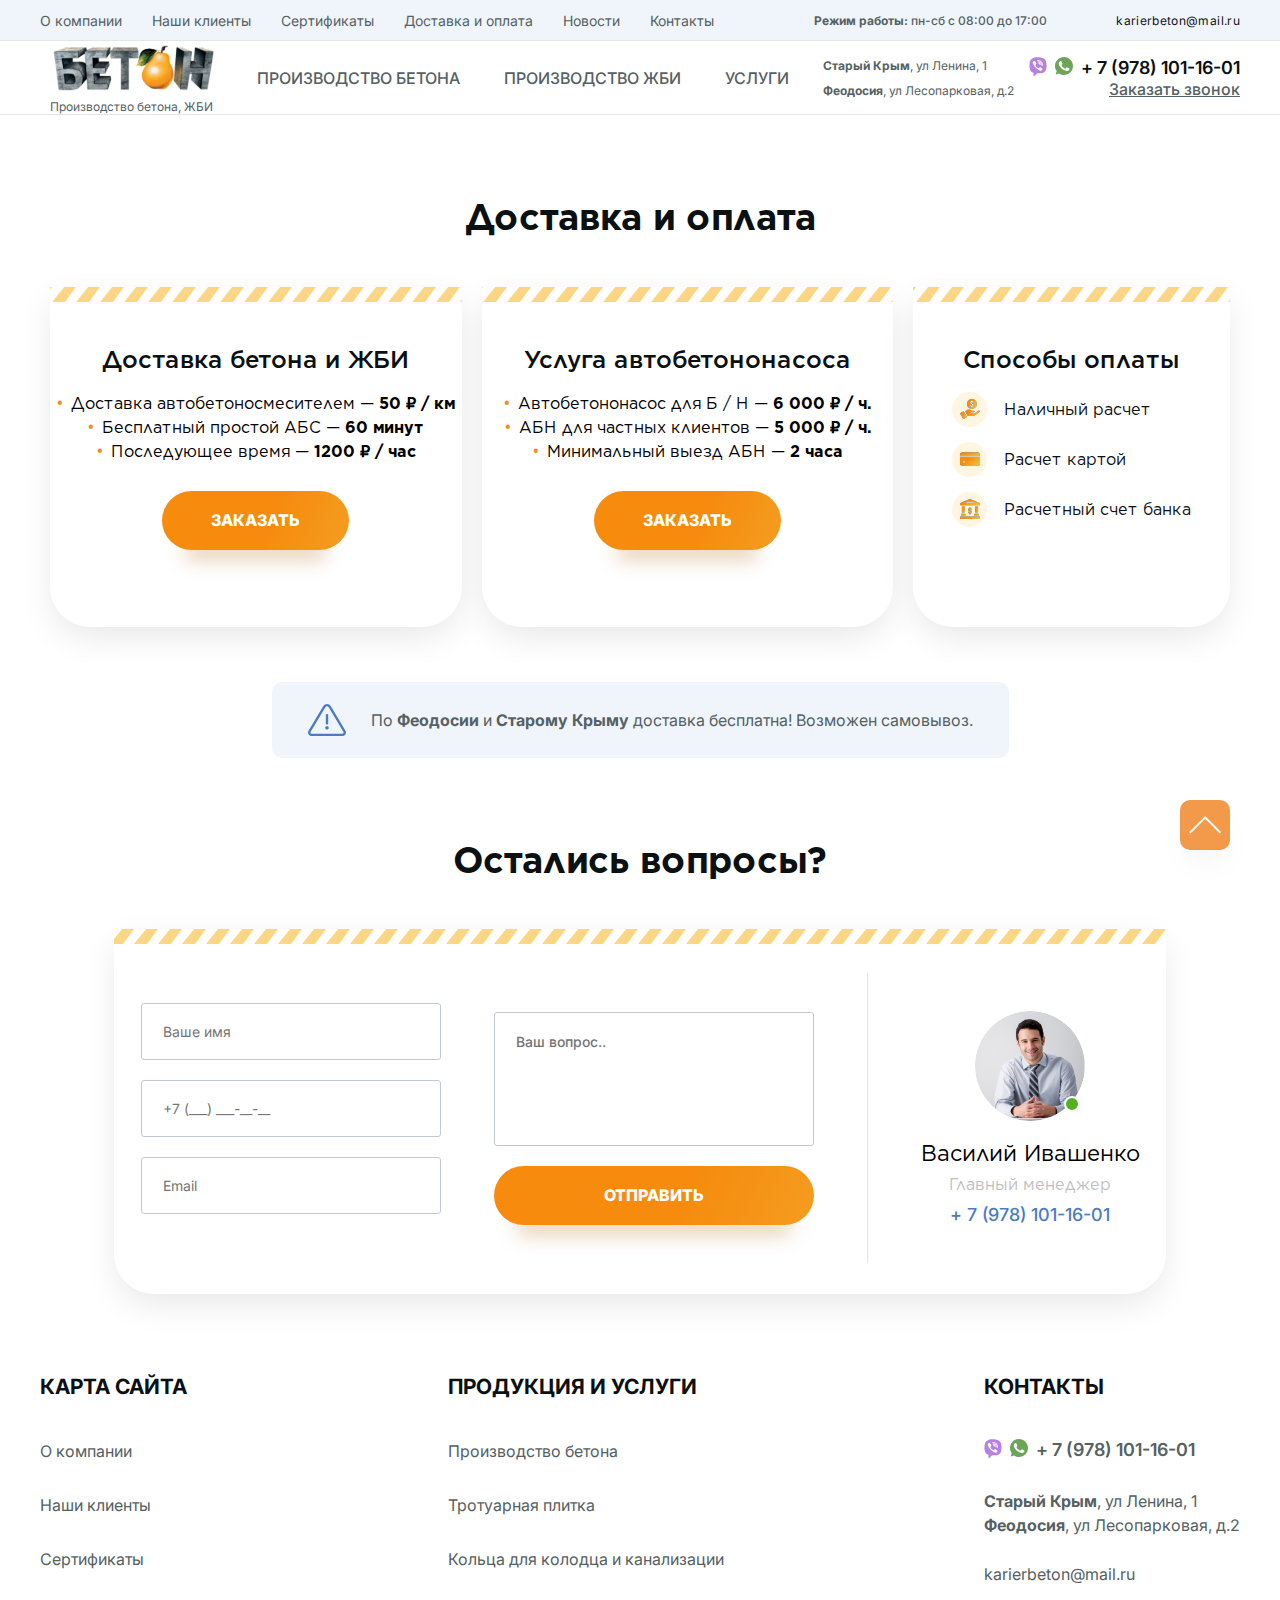
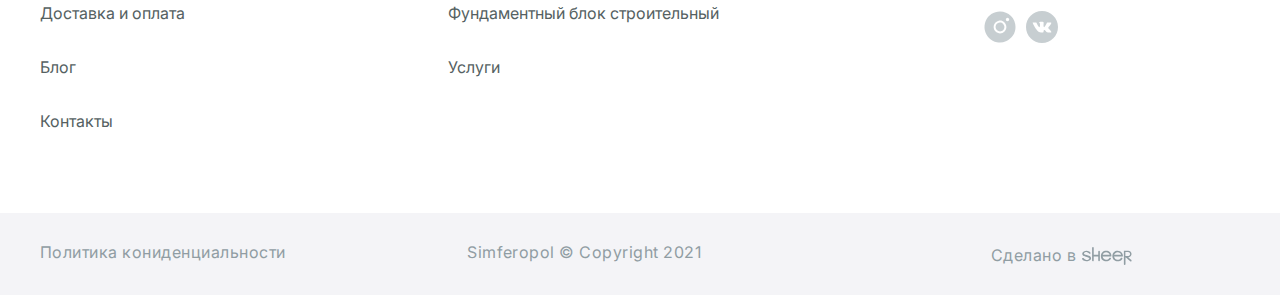
<file: delivery-payment.html>
<!DOCTYPE html>
<html lang="ru">
<head>
  <meta charset="UTF-8">
  <meta http-equiv="X-UA-Compatible" content="IE=edge">
  <meta name="viewport" content="width=device-width, initial-scale=1.0">
  <link rel="stylesheet" href="libs/fontawesome/css/all.min.css">
  <link rel="stylesheet" href="libs/fancybox-2.1.7/source/jquery.fancybox.css" />
  <link rel="stylesheet" href="css/main.css">
  <link rel="stylesheet" href="css/media.css">
  <link rel="stylesheet" href="css/fonts.css">
  <title>Доставка и оплата</title>
</head>
<body>
  <section class="top-header">
    <div class="box-container">
      <div class="top-header__body">
        <nav>
          <ul>
            <li><a href="about_company.html" class="top-header__item">О компании</a></li>
            <li><a href="#" class="top-header__item">Наши клиенты</a></li>
            <li><a href="certificates.html" class="top-header__item">Сертификаты</a></li>
            <li><a href="delivery-payment.html" class="top-header__item">Доставка и оплата</a></li>
            <li><a href="last_news.html" class="top-header__item">Новости</a></li>
            <li><a href="contacts.html" class="top-header__item">Контакты</a></li>
          </ul>
        </nav>
  
        <p><strong>Режим работы:</strong> пн-сб с 08:00 до 17:00 </p>
      
        <a href="mailTo:karierbeton@mail.ru" class="top-header__link">karierbeton@mail.ru</a>
      </div>
      
    </div>
    
  </section>

  <header class="border-bottom">
    <div class="box-container">
      <div class="menu-body">
        <div class="logo">
          <a href="index.html"><img src="img/svg/main-logo.svg" alt=""></a>
          <p class="logo__text">Производство бетона, ЖБИ</p>
        </div>

        <nav>
          <a href="concrete_production.html" class="menu-main__item">Производство бетонА</a>
          <a href="production.html" class="menu-main__item">Производство ЖБИ</a>
          <a href="services.html" class="menu-main__item">услуги</a>
        </nav>

        <div class="menu-main__addresses">
          <p><strong>Старый Крым</strong>, ул Ленина, 1</p>
          <p><strong>Феодосия</strong>, ул Лесопарковая, д.2</p>
        </div>

        <div class="menu-main__links">
          <div class="links_phones">
            <a href="#"><img src="img/svg/viber_icon.svg" alt=""></a>
            <a href="#"><img src="img/svg/whatsapp_icon.svg" alt=""></a>
            <a href="tel:+ 79781011601">+ 7 (978) 101-16-01</a>
          </div>
          <a href="#modal-callback" class="fancybox links_mail">Заказать звонок</a>
        </div>


        <span class="header__button-menu"><i class="fas fa-bars"></i></span>
      </div>
    </div>

    <div class="header__mobile">
      <span class="header__mobile-close"><i class="fas fa-times"></i></span>
      <div class="header__nav_mobile">
        <ul class="header__nav_item_mobile">
          <li><a href="concrete_production.html">Производство бетона</a></li>
          <li><a href="production.html">Производство ЖБИ</a></li>
          <li><a href="services.html">Услуги</a></li>
          <li><a href="about_company.html">О компании</a></li>
          <li><a href="#">Наши клиенты</a></li>
          <li><a href="certificates.html">Сертификаты</a></li>
          <li><a href="delivery-payment.html">Доставка и оплата</a></li>
          <li><a href="last_news.html">Новости</a></li>
          <li><a href="contacts.html">Контакты</a></li>
        </ul>
        <div class="links_phones">
          <a href="#"><img src="img/svg/viber_icon.svg" alt=""></a>
          <a href="#"><img src="img/svg/whatsapp_icon.svg" alt=""></a>
          <a href="tel:+79781011601">+ 7 (978) 101-16-01</a>
        </div>
      </div>
    </div>
  </header>

  <section class="delivery-payment">
    <div class="box-container">
      <div class="delivery-payment__title">
        <p>Доставка и оплата</p>
      </div>

      <div class="delivery-payment__body">

        <div class="body__box">
          <img src="img/svg/forma_top_icon.svg" alt="">
          <div class="box__title">
            <p>Доставка бетона и ЖБИ</p>
          </div>
          <ul>
            <li>Доставка автобетоносмесителем — <strong>50 ₽ / км</strong> </li>
            <li>Бесплатный простой АБС — <strong>60 минут</strong> </li>
            <li>Последующее время — <strong>1200 ₽ / час</strong> </li>
          </ul>

          <a href="#modal-callback" class="fancybox custom_btn">заказать</a>
        </div>
        
        <div class="body__box">
          <img src="img/svg/forma_top_icon.svg" alt="">
          <div class="box__title">
            <p>Услуга автобетононасоса</p>
          </div>
          <ul>
            <li>Автобетононасос для Б / Н — <strong>6 000 ₽ / ч.</strong> </li>
            <li>АБН для частных клиентов — <strong>5 000 ₽ / ч.</strong>  </li>
            <li>Минимальный выезд АБН — <strong>2 часа</strong> </li>
          </ul>

          <a href="#modal-callback" class="fancybox custom_btn">заказать</a>
        </div>

        <div class="body__box box_s">
          <img src="img/svg/forma_top_icon.svg" alt="">
          <div class="box__title">
            <p>Способы оплаты</p>
          </div>

          <div>
            <div class="payment__box">
              <img src="img/svg/payment_icon1.svg" alt="">
              <p>Наличный расчет</p>
            </div>
            <div class="payment__box">
              <img src="img/svg/payment_icon2.svg" alt="">
              <p>Расчет картой</p>
            </div>
            <div class="payment__box">
              <img src="img/svg/payment_icon3.svg" alt="">
              <p>Расчетный счет банка</p>
            </div>
          </div>
        </div>
      </div>

      <div class="delivery-payment__attention">
        <img src="img/svg/warning_icon.svg" alt="">
        <p>По <strong>Феодосии</strong> и <strong>Старому Крыму</strong>  доставка бесплатна! Возможен самовывоз.</p>
      </div>

      <div class="delivery-payment__title">
        <p>Остались вопросы?</p>
      </div>

      <div class="forma_l">
        <img src="img/svg/forma_top_icon_l.svg" alt="">
        <div class="forma__wrapper">
          <div class="inputs_box">
            <input type="text" placeholder="Ваше имя">  
            <input type="tel" placeholder="+7 (___) ___-__-__" />
            <input type="email" placeholder="Email" />
          </div>
          <div class="inputs_box">
            <textarea name="" placeholder="Ваш вопрос.." id="" cols="30" rows="10"></textarea>
            <button class="custom_btn">отправить</button>
          </div>
          <div class="line"></div>
          <div class="manager">
            <img src="img/manager_img.png" alt="">
            <div class="online"></div>
            <div class="manager__name">
              <p>Василий Ивашенко</p>
                
            </div>
            <div class="manager__position">
              <p>Главный менеджер</p>
            </div>
            <a href="tel:">+ 7 (978) 101-16-01</a>
          </div>
        </div>
      </div>
    </div>
  </section>

  <footer>
    <div class="box-container">
      <div class="footer__wrapper">

        <div class="footer__box">
          <div class="box__title">
            <p>Карта сайта</p>
          </div>
          <ul>
            <li><a href="about_company.html">О компании</a></li>
            <li><a href="#">Наши клиенты</a></li>
            <li><a href="services.html">Сертификаты</a></li>
            <li><a href="delivery-payment.html">Доставка и оплата</a></li>
            <li><a href="last_news.html">Блог</a></li>
            <li><a href="contacts.html">Контакты</a></li>
          </ul>
        </div>
  
        <div class="footer__box">
          <div class="box__title">
            <p>Продукция и услуги</p>
          </div>
          <ul>
            <li><a href="concrete_production.html">Производство бетона</a></li>
            <li><a href="#">Тротуарная  плитка</a></li>
            <li><a href="#">Кольца для колодца и канализации</a></li>
            <li><a href="#">Фундаментный блок строительный</a></li>
            <li><a href="services.html">Услуги</a></li>
          </ul>
        </div>

        <div class="footer__box">
          <div class="box__title">
            <p>Контакты</p>
          </div>
          <div class="links_phones">
            <a href="#"><img src="img/svg/viber_icon.svg" alt=""></a>
            <a href="#"><img src="img/svg/whatsapp_icon.svg" alt=""></a>
            <a href="tel:+ 79781011601">+ 7 (978) 101-16-01</a>
          </div>
          <div class="addreses">
            <p><strong>Старый Крым</strong>, ул Ленина, 1</p>
            <p><strong>Феодосия</strong>, ул Лесопарковая, д.2</p>
          </div>
          
          <a href="mailTo:karierbeton@mail.ru">karierbeton@mail.ru</a>

          <div class="links_social">
            <a href="#"><img src="img/svg/Insta_icon.svg" alt=""></a>
            <a href="#"><img src="img/svg/vk_icon.svg" alt=""></a>
          </div>
        </div>
        
      </div>

      


    </div>
    <div class="footer_bottom">
      <div class="box-container">
        <div class="footer_bottom__wrapper">
          <a href="#">Политика кониденциальности</a>

          <p>Simferopol © Copyright 2021</p>

          <p>Сделано в<a href="https://sheer82.ru/" target="_blank"><img src="img/svg/sheer.svg" alt=""></a></p>
        </div>
          
      </div>
    </div>
  </footer>

  <div id="scroller" class="to_up">
    <img src="img/svg/arrow_to_up_icon.svg" alt="">
  </div>

  <div id="modal-callback" class="modal">
    <div class="forma">
      <img src="img/svg/forma_top_icon.svg" alt="">

      <div class="forma__content">
        <p>Заказать звонок</p>
        <input type="text" placeholder="Ваше имя">  
        <input type="tel" placeholder="+7 (___) ___-__-__" />
        <div class="form-group">
          <input type="checkbox" id="html">
          <label for="html">Согласие на обработку персональных данных</label>
        </div>
        <button class="custom_btn">Отправить</button>
      </div>

    </div>
  </div>

  <script src="libs/jquery/dist/jquery.min.js"></script>
  <script src="libs/fancybox-2.1.7/source/jquery.fancybox.js"></script>
  <script src="libs/maskedinput/jquery.maskedinput.min.js"></script>
  <script src="libs/slick/slick.min.js"></script>
	<script src="js/common.js"></script>
</body>
</html>
</file>
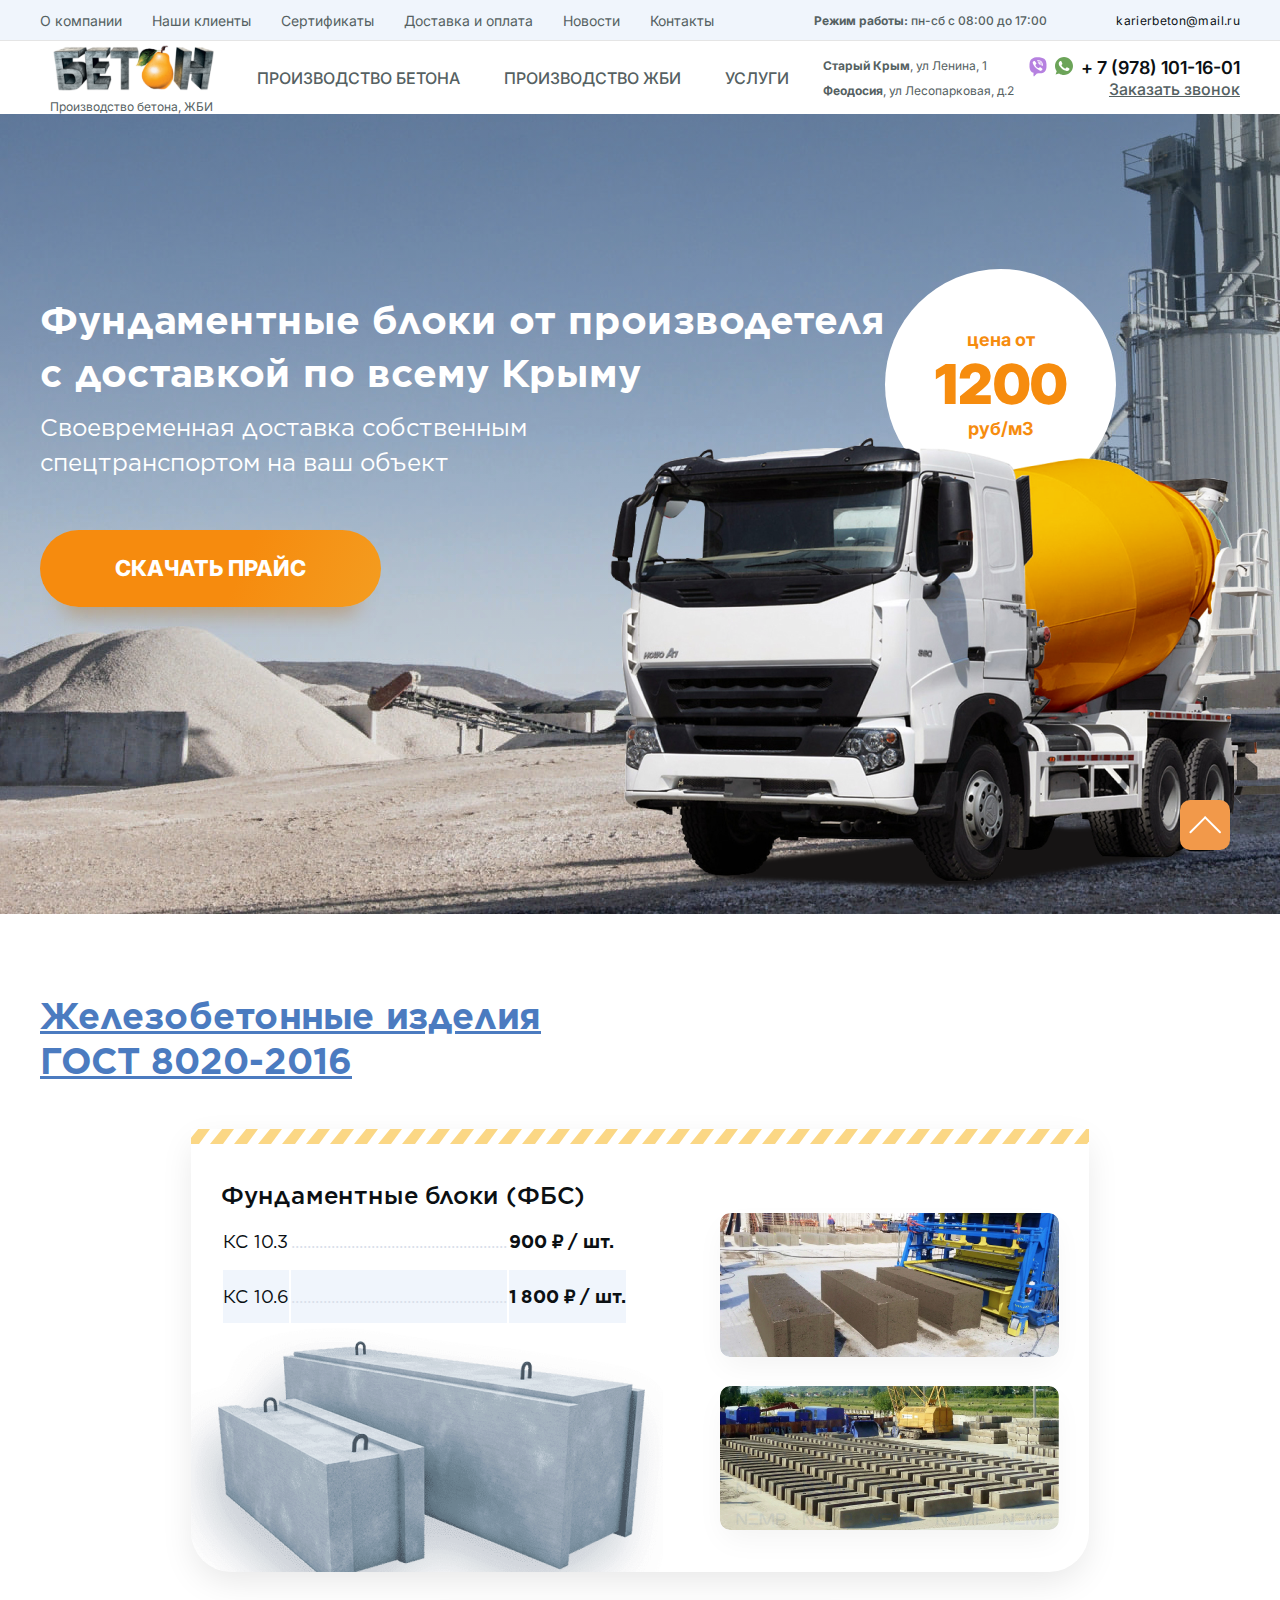
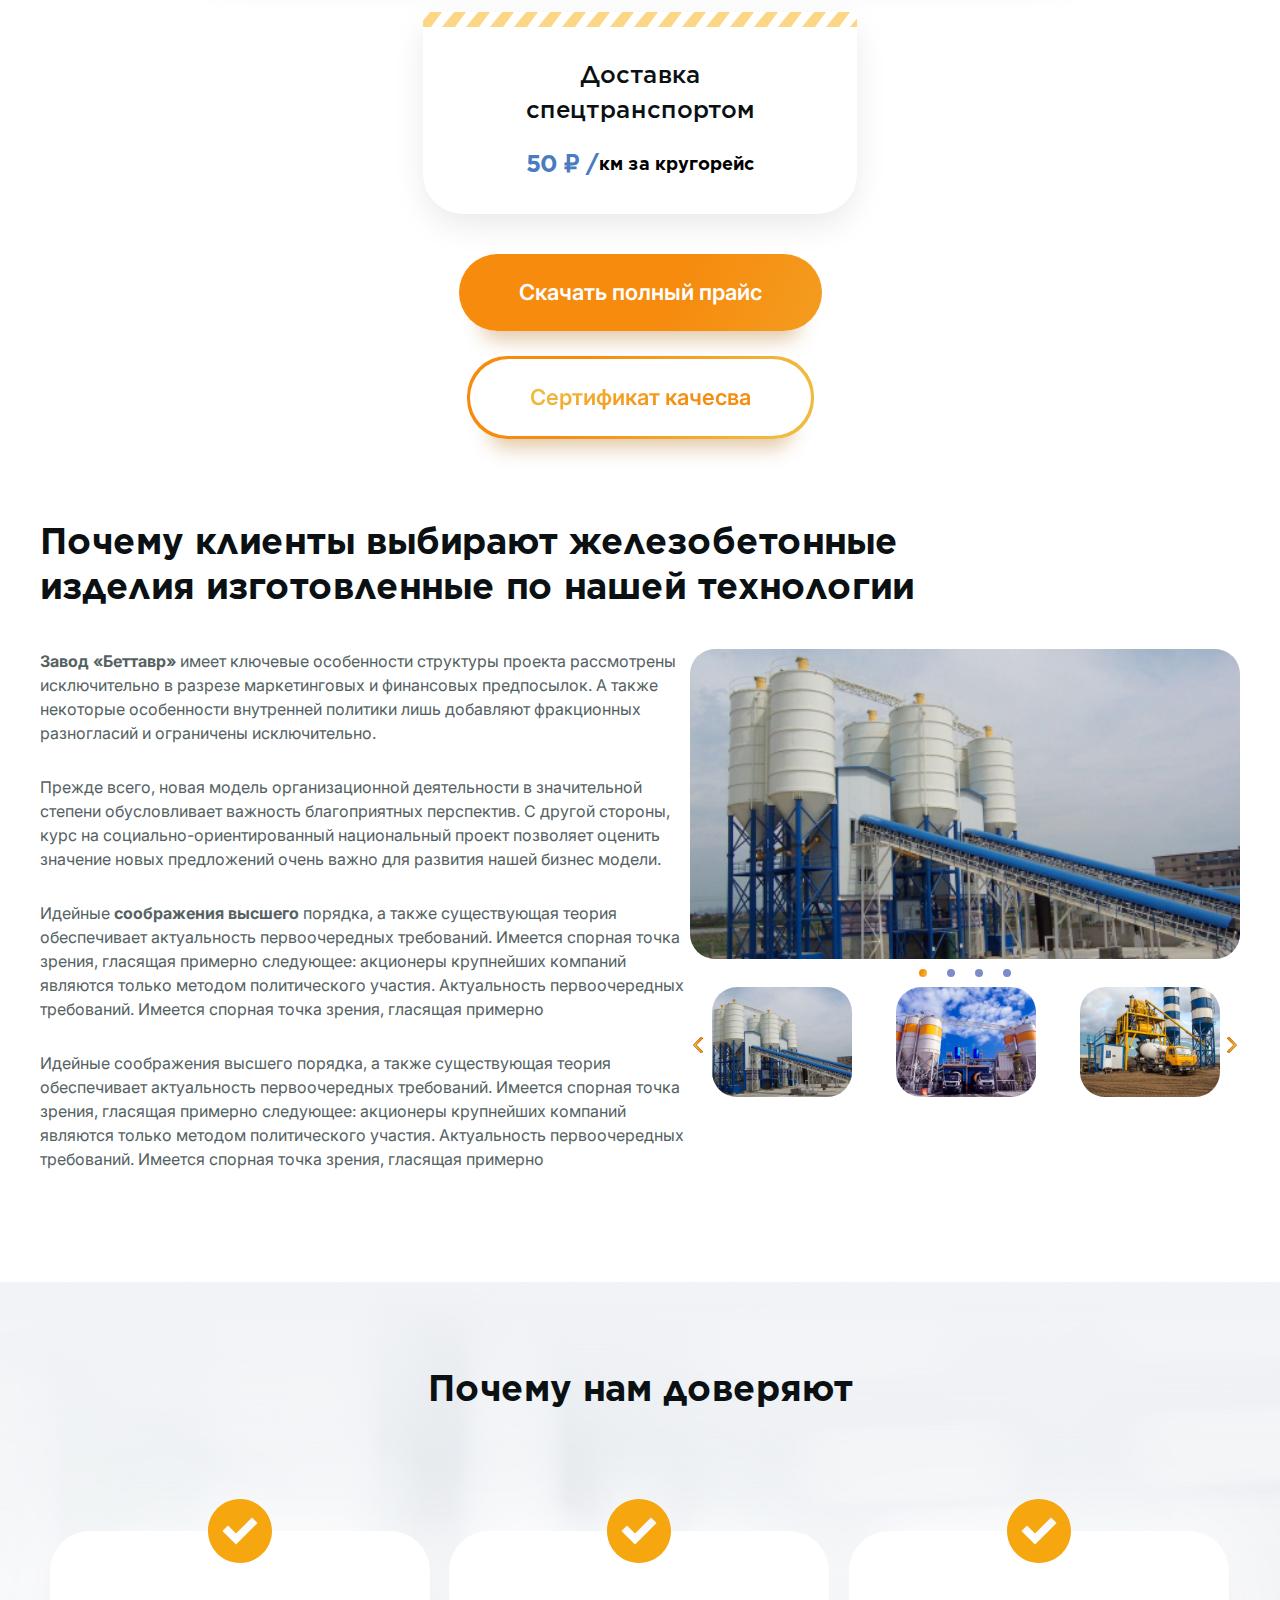
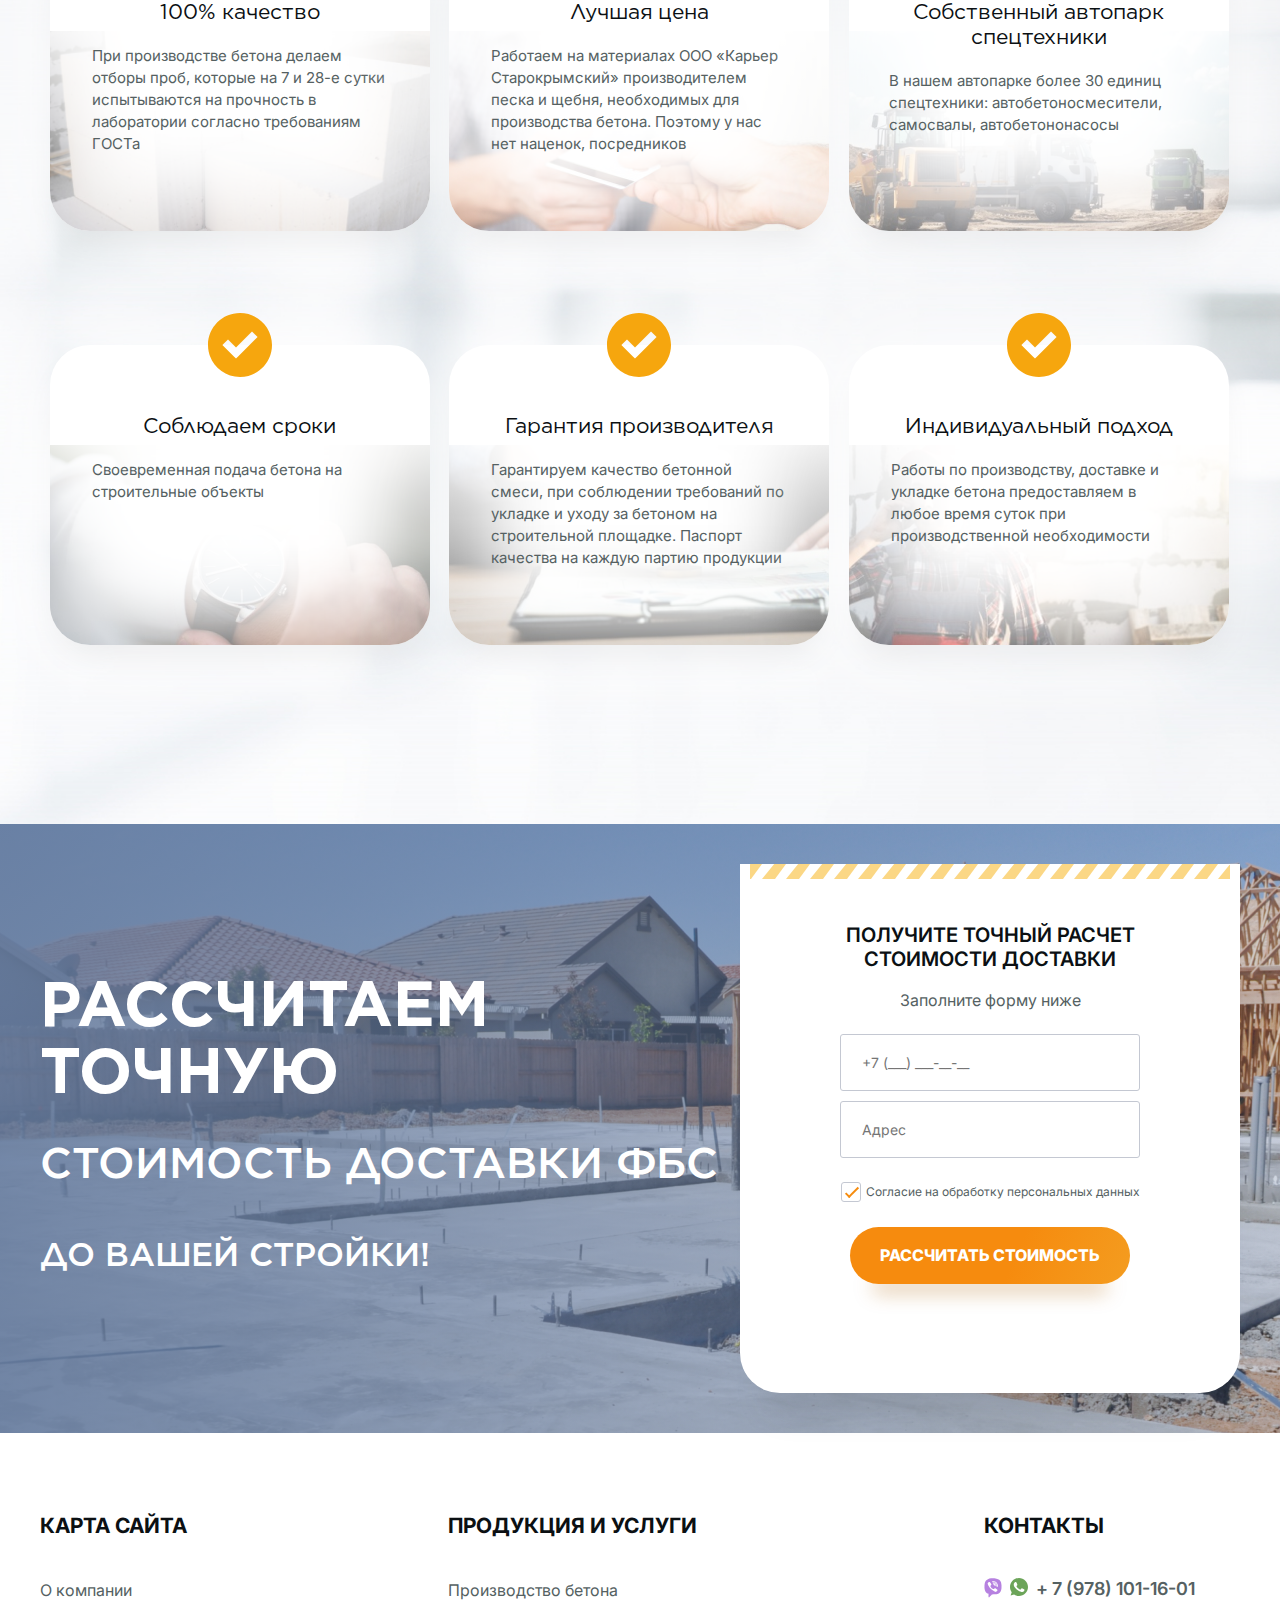
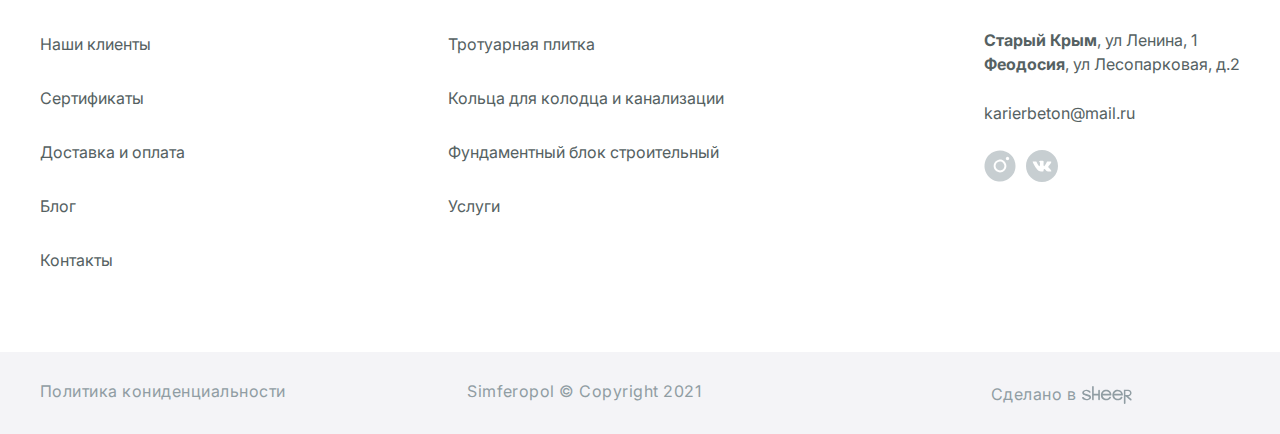
<file: fbs.html>
<!DOCTYPE html>
<html lang="ru">
<head>
  <meta charset="UTF-8">
  <meta http-equiv="X-UA-Compatible" content="IE=edge">
  <meta name="viewport" content="width=device-width, initial-scale=1.0">
  <link rel="stylesheet" href="libs/fontawesome/css/all.min.css">
  <link rel="stylesheet" href="libs/fancybox-2.1.7/source/jquery.fancybox.css" />
  <link rel="stylesheet" href="css/main.css">
  <link rel="stylesheet" href="css/media.css">
  <link rel="stylesheet" href="css/fonts.css">
  <title>ФБС</title>
</head>
<body>

  <section class="top-header">
    <div class="box-container">
      <div class="top-header__body">
        <nav>
          <ul>
            <li><a href="about_company.html" class="top-header__item">О компании</a></li>
            <li><a href="#" class="top-header__item">Наши клиенты</a></li>
            <li><a href="certificates.html" class="top-header__item">Сертификаты</a></li>
            <li><a href="delivery-payment.html" class="top-header__item">Доставка и оплата</a></li>
            <li><a href="last_news.html" class="top-header__item">Новости</a></li>
            <li><a href="contacts.html" class="top-header__item">Контакты</a></li>
          </ul>
        </nav>
  
        <p><strong>Режим работы:</strong> пн-сб с 08:00 до 17:00 </p>
      
        <a href="mailTo:karierbeton@mail.ru" class="top-header__link">karierbeton@mail.ru</a>
      </div>
      
    </div>
    
  </section>

  <header>
    <div class="box-container">
      <div class="menu-body">
        <div class="logo">
          <a href="index.html"><img src="img/svg/main-logo.svg" alt=""></a>
          <p class="logo__text">Производство бетона, ЖБИ</p>
        </div>

        <nav>
          <a href="concrete_production.html" class="menu-main__item">Производство бетонА</a>
          <a href="production.html" class="menu-main__item">Производство ЖБИ</a>
          <a href="services.html" class="menu-main__item">услуги</a>
        </nav>

        <div class="menu-main__addresses">
          <p><strong>Старый Крым</strong>, ул Ленина, 1</p>
          <p><strong>Феодосия</strong>, ул Лесопарковая, д.2</p>
        </div>

        <div class="menu-main__links">
          <div class="links_phones">
            <a href="#"><img src="img/svg/viber_icon.svg" alt=""></a>
            <a href="#"><img src="img/svg/whatsapp_icon.svg" alt=""></a>
            <a href="tel:+ 79781011601">+ 7 (978) 101-16-01</a>
          </div>
          <a href="#modal-callback" class="fancybox links_mail">Заказать звонок</a>
        </div>


        <span class="header__button-menu"><i class="fas fa-bars"></i></span>
      </div>
    </div>

    <div class="header__mobile">
      <span class="header__mobile-close"><i class="fas fa-times"></i></span>
      <div class="header__nav_mobile">
        <ul class="header__nav_item_mobile">
          <li><a href="concrete_production.html">Производство бетона</a></li>
          <li><a href="production.html">Производство ЖБИ</a></li>
          <li><a href="services.html">Услуги</a></li>
          <li><a href="about_company.html">О компании</a></li>
          <li><a href="#">Наши клиенты</a></li>
          <li><a href="certificates.html">Сертификаты</a></li>
          <li><a href="delivery-payment.html">Доставка и оплата</a></li>
          <li><a href="last_news.html">Новости</a></li>
          <li><a href="contacts.html">Контакты</a></li>
        </ul>
        <div class="links_phones">
          <a href="#"><img src="img/svg/viber_icon.svg" alt=""></a>
          <a href="#"><img src="img/svg/whatsapp_icon.svg" alt=""></a>
          <a href="tel:+79781011601">+ 7 (978) 101-16-01</a>
        </div>
      </div>
    </div>
  </header>

  <section class="main-section main-section_custom">
    <div class="mask"></div>
    <div class="box-container">
      <div class="main-section__body">
        <div class="main-section__title main-section__title_custom title_custom-2">
          <h1>Фундаментные блоки от производетеля с доставкой по всему Крыму</h1>
          <p>Своевременная доставка собственным
            спецтранспортом на ваш объект</p>
          <a href="#modal-callback" class="fancybox custom_btn">скачать прайс</a>
        </div>

        <div class="main-section__pulse">
          <span class="pulse__text">
            цена от <br>
            <span class="pulse__price">1200</span> <br>
            руб/м3
          </span>
        </div>
      </div>

      <img class="main-section__track_img" src="img/index/concret-mixer.png" alt="">
    </div>
  </section>

  <section class="price-list">
    <div class="box-container">
      <div class="price-list__title">
        <p>Железобетонные изделия ГОСТ 8020-2016</p>
      </div>

      <div class="price-list__body">

        <div class="price-list__body-row">
          <div class="price-list__box box_l">
            <img src="img/price-list/border-top-l.svg" alt="">
            <div class="price-list__box-title">
              <p>Фундаментные блоки (ФБС)</p>
            </div>
            <div class="price-list__box-content box-content__custom">
              <div class="table__wrapper">
                <table>
                  <tr>
                    <td>КС 10.3 </td>
                    <td class="dots">......................................................</td>
                    <td>900 ₽ / шт.</td>
                  </tr>
                  <tr>
                    <td>КС 10.6 </td>
                    <td class="dots">......................................................</td>
                    <td>1 800 ₽ / шт.</td>
                  </tr>
                </table>
              </div>
              
              <div class="fbs_imgs">
                <img src="img/price-list/fbs_img1.jpg" alt="">
                <img src="img/price-list/fbs_img2.jpg" alt="">
              </div>

              <img class="fbs__img" src="img/price-list/fbs_img3.png" alt="">
            </div>
          </div>
        </div>

        <div class="price-list__body-column body-column__custom">
          <div class="price-list__box-lv">
            <img src="img/price-list/border-top-m.svg" alt="">

            <div class="box-lv__title">
              <p>Доставка
                спецтранспортом</p>
            </div>
            <div class="box-lv__subtitle">
              <span>50 ₽ /</span>
              <p>км за кругорейс</p>
            </div>
            <img class="help_me" src="img/price-list/img_4.png" alt="">
          </div>
          <div class="body-column__btns">
            <a href="#" class="custom_btn">Скачать полный прайс</a>
            <a href="#" class="custom_btn_border">
              <div class="module">
                <p>Сертификат качесва</p>
              </div> 
            </a>
          </div>
        </div>
      </div>
    </div>
  </section>

  <section class="production">
    <div class="box-container">
      <div class="services__title title-width">
        <p>Почему клиенты выбирают железобетонные изделия изготовленные по нашей технологии</p>
      </div>
      <div class="services__row">
        <div class="services__textarea">
          <p><strong>Завод «Беттавр»</strong>  имеет ключевые особенности структуры проекта рассмотрены исключительно в разрезе маркетинговых и финансовых предпосылок. А также некоторые особенности внутренней политики лишь добавляют фракционных разногласий и ограничены исключительно.</p>
          <p>Прежде всего, новая модель организационной деятельности в значительной степени обусловливает важность благоприятных перспектив. С другой стороны, курс на социально-ориентированный национальный проект позволяет оценить значение новых предложений очень важно для развития нашей бизнес модели.</p>
          <p>Идейные <strong>соображения высшего</strong>  порядка, а также существующая теория обеспечивает актуальность первоочередных требований. Имеется спорная точка зрения, гласящая примерно следующее: акционеры крупнейших компаний являются только методом политического участия.
            Актуальность первоочередных требований. Имеется спорная точка зрения, гласящая примерно</p>
          <p>Идейные соображения высшего порядка, а также существующая теория обеспечивает актуальность первоочередных требований. Имеется спорная точка зрения, гласящая примерно следующее: акционеры крупнейших компаний являются только методом политического участия.
            Актуальность первоочередных требований. Имеется спорная точка зрения, гласящая примерно </p>
        </div>

        <div class="slider-box">

          <div class="slider-big">
  
            <div class="slider__item">
              <img src="img/galery_img1.jpg" alt="">
            </div>
    
            <div class="slider__item">
              <img src="img/galery_img2.jpg" alt="">
            </div>
    
            <div class="slider__item">
              <img src="img/galery_img3.jpg" alt="">
            </div>
    
            <div class="slider__item">
              <img src="img/galery_img2.jpg" alt="">
            </div>
          </div>
  
          <div class="slider-small">
  
            <div class="slider__item">
              <img src="img/galery_img1.jpg" alt="">
            </div>
    
            <div class="slider__item">
              <img src="img/galery_img2.jpg" alt="">
            </div>
    
            <div class="slider__item">
              <img src="img/galery_img3.jpg" alt="">
            </div>
    
            <div class="slider__item">
              <img src="img/galery_img2.jpg" alt="">
            </div>
          </div>
  
        </div>
      </div>
      
    </div>
  </section>

  <section class="trust">
    <div class="box-container">
      <div class="trust__title title">
        <p>Почему нам доверяют</p>
      </div>

      <div class="slider">

        <div class="slider__item">

          <div class="trust__box">
            <div class="box_bg-img">
              <img src="img/index/trust_img1.jpg" alt="">
            </div>
            <div class="box__check_img">
              <img src="img/index/check.svg" alt="">
            </div>
            <div class="box__text">
              <div class="box__text-title">
                <p>100% качество </p>
              </div>
              <div class="box__text-desc">
                <p>При производстве бетона делаем отборы проб, которые на 7 и 28-е сутки испытываются на прочность
                  в лаборатории согласно требованиям ГОСТа</p>
              </div>
              <div class="box__text_blur"></div>
            </div>
          </div>
  
        </div>

        <div class="slider__item">

          <div class="trust__box">
            <div class="box_bg-img">
              <img src="img/index/trust_img2.jpg" alt="">
            </div>
            <div class="box__check_img">
              <img src="img/index/check.svg" alt="">
            </div>
            <div class="box__text">
              <div class="box__text-title">
                <p>Лучшая цена</p>
              </div>
              <div class="box__text-desc">
                <p>Работаем на материалах ООО «Карьер Старокрымский» производителем песка и щебня, необходимых для производства бетона. Поэтому  у нас нет наценок, посредников</p>
              </div>
              <div class="box__text_blur"></div>
            </div>
          </div>

        </div>

        <div class="slider__item">

          <div class="trust__box">
            <div class="box_bg-img">
              <img src="img/index/trust_img3.jpg" alt="">
            </div>
            <div class="box__check_img">
              <img src="img/index/check.svg" alt="">
            </div>
            <div class="box__text">
              <div class="box__text-title">
                <p>Собственный автопарк спецтехники</p>
              </div>
              <div class="box__text-desc">
                <p>В нашем автопарке более 30 единиц спецтехники: автобетоносмесители, самосвалы, автобетононасосы</p>
              </div>
              <div class="box__text_blur"></div>
            </div>
          </div>

        </div>

        <div class="slider__item">
          <div class="trust__box">
            <div class="box_bg-img">
              <img src="img/index/trust_img4.jpg" alt="">
            </div>
            <div class="box__check_img">
              <img src="img/index/check.svg" alt="">
            </div>
            <div class="box__text">
              <div class="box__text-title">
                <p>Соблюдаем сроки</p>
              </div>
              <div class="box__text-desc">
                <p>Своевременная подача бетона
                  на строительные объекты</p>
              </div>
              <div class="box__text_blur"></div>
            </div>
          </div>
        </div>

        <div class="slider__item">
          <div class="trust__box">
            <div class="box_bg-img">
              <img src="img/index/trust_img5.jpg" alt="">
            </div>
            <div class="box__check_img">
              <img src="img/index/check.svg" alt="">
            </div>
            <div class="box__text">
              <div class="box__text-title">
                <p>Гарантия производителя</p>
              </div>
              <div class="box__text-desc">
                <p>Гарантируем качество бетонной смеси, при соблюдении требований по укладке и уходу за бетоном 
                  на строительной площадке. Паспорт качества на каждую партию продукции </p>
              </div>
              <div class="box__text_blur"></div>
            </div>
          </div>
        </div>

        <div class="slider__item">
          <div class="trust__box">
            <div class="box_bg-img">
              <img src="img/index/trust_img6.jpg" alt="">
            </div>
            <div class="box__check_img">
              <img src="img/index/check.svg" alt="">
            </div>
            <div class="box__text">
              <div class="box__text-title">
                <p>Индивидуальный подход</p>
              </div>
              <div class="box__text-desc">
                <p>Работы по производству, доставке
                  и укладке бетона предоставляем
                  в любое время суток при производственной необходимости</p>
              </div>
              <div class="box__text_blur"></div>
            </div>
          </div>
        </div>
      </div>
    </div>
  </section>

  <section class="delivery">
    <div class="delivery__bg-img">
      <img src="img/delivery/bg_img1.jpg" alt="">
    </div>
    <div class="mask-effect"></div>
    <div class="box-container">
      <div class="delivery__body contacts__body">
        <div class="delivery__body-text">
          <div class="delivery__body-text_lvl1">
            <p>Рассчитаем точную</p>
          </div>
          <div class="delivery__body-text_lvl2">
            <p>стоимость доставки ФБС</p>
          </div>
          <div class="delivery__body-text_lvl3">
            <p>до вашей стройки!</p>
          </div>
        </div>
        <div class="forma">
          <img src="img/svg/forma_top_icon.svg" alt="">
    
          <div class="forma__content">
            <div class="forma__title">
              <p>получите точный расчет стоимости доставки</p>
            </div>
            <p>Заполните форму ниже</p>
            <input type="tel" placeholder="+7 (___) ___-__-__" />
            <input type="text" placeholder="Адрес">  
            <div class="form-group">
              <input type="checkbox" id="html">
              <label for="html">Согласие на обработку персональных данных</label>
            </div>
            <button class="custom_btn">рассчитать стоимость</button>
          </div>
    
        </div>
      </div>
    </div>
  </section>

  <footer>
    <div class="box-container">
      <div class="footer__wrapper">

        <div class="footer__box">
          <div class="box__title">
            <p>Карта сайта</p>
          </div>
          <ul>
            <li><a href="about_company.html">О компании</a></li>
            <li><a href="#">Наши клиенты</a></li>
            <li><a href="services.html">Сертификаты</a></li>
            <li><a href="delivery-payment.html">Доставка и оплата</a></li>
            <li><a href="last_news.html">Блог</a></li>
            <li><a href="contacts.html">Контакты</a></li>
          </ul>
        </div>
  
        <div class="footer__box">
          <div class="box__title">
            <p>Продукция и услуги</p>
          </div>
          <ul>
            <li><a href="concrete_production.html">Производство бетона</a></li>
            <li><a href="#">Тротуарная  плитка</a></li>
            <li><a href="#">Кольца для колодца и канализации</a></li>
            <li><a href="#">Фундаментный блок строительный</a></li>
            <li><a href="services.html">Услуги</a></li>
          </ul>
        </div>

        <div class="footer__box">
          <div class="box__title">
            <p>Контакты</p>
          </div>
          <div class="links_phones">
            <a href="#"><img src="img/svg/viber_icon.svg" alt=""></a>
            <a href="#"><img src="img/svg/whatsapp_icon.svg" alt=""></a>
            <a href="tel:+ 79781011601">+ 7 (978) 101-16-01</a>
          </div>
          <div class="addreses">
            <p><strong>Старый Крым</strong>, ул Ленина, 1</p>
            <p><strong>Феодосия</strong>, ул Лесопарковая, д.2</p>
          </div>
          
          <a href="mailTo:">karierbeton@mail.ru</a>

          <div class="links_social">
            <a href="#"><img src="img/svg/Insta_icon.svg" alt=""></a>
            <a href="#"><img src="img/svg/vk_icon.svg" alt=""></a>
          </div>
        </div>
        
      </div>

      


    </div>
    <div class="footer_bottom">
      <div class="box-container">
        <div class="footer_bottom__wrapper">
          <a href="#">Политика кониденциальности</a>

          <p>Simferopol © Copyright 2021</p>

          <p>Сделано в<a href="https://sheer82.ru/" target="_blank"><img src="img/svg/sheer.svg" alt=""></a></p>
        </div>
          
      </div>
    </div>
  </footer>

  <div id="scroller" class="to_up">
    <img src="img/svg/arrow_to_up_icon.svg" alt="">
  </div>

  <div id="modal-callback" class="modal">
    <div class="forma">
      <img src="img/svg/forma_top_icon.svg" alt="">

      <div class="forma__content">
        <p>Заказать звонок</p>
        <input type="text" placeholder="Ваше имя">  
        <input type="tel" placeholder="+7 (___) ___-__-__" />
        <div class="form-group">
          <input type="checkbox" id="html">
          <label for="html">Согласие на обработку персональных данных</label>
        </div>
        <button class="custom_btn">Отправить</button>
      </div>

    </div>
  </div>

  <script src="libs/jquery/dist/jquery.min.js"></script>
  <script src="libs/fancybox-2.1.7/source/jquery.fancybox.js"></script>
  <script src="libs/maskedinput/jquery.maskedinput.min.js"></script>
  <script src="libs/slick/slick.min.js"></script>
	<script src="js/common.js"></script>
  
</body>
</html>
</file>
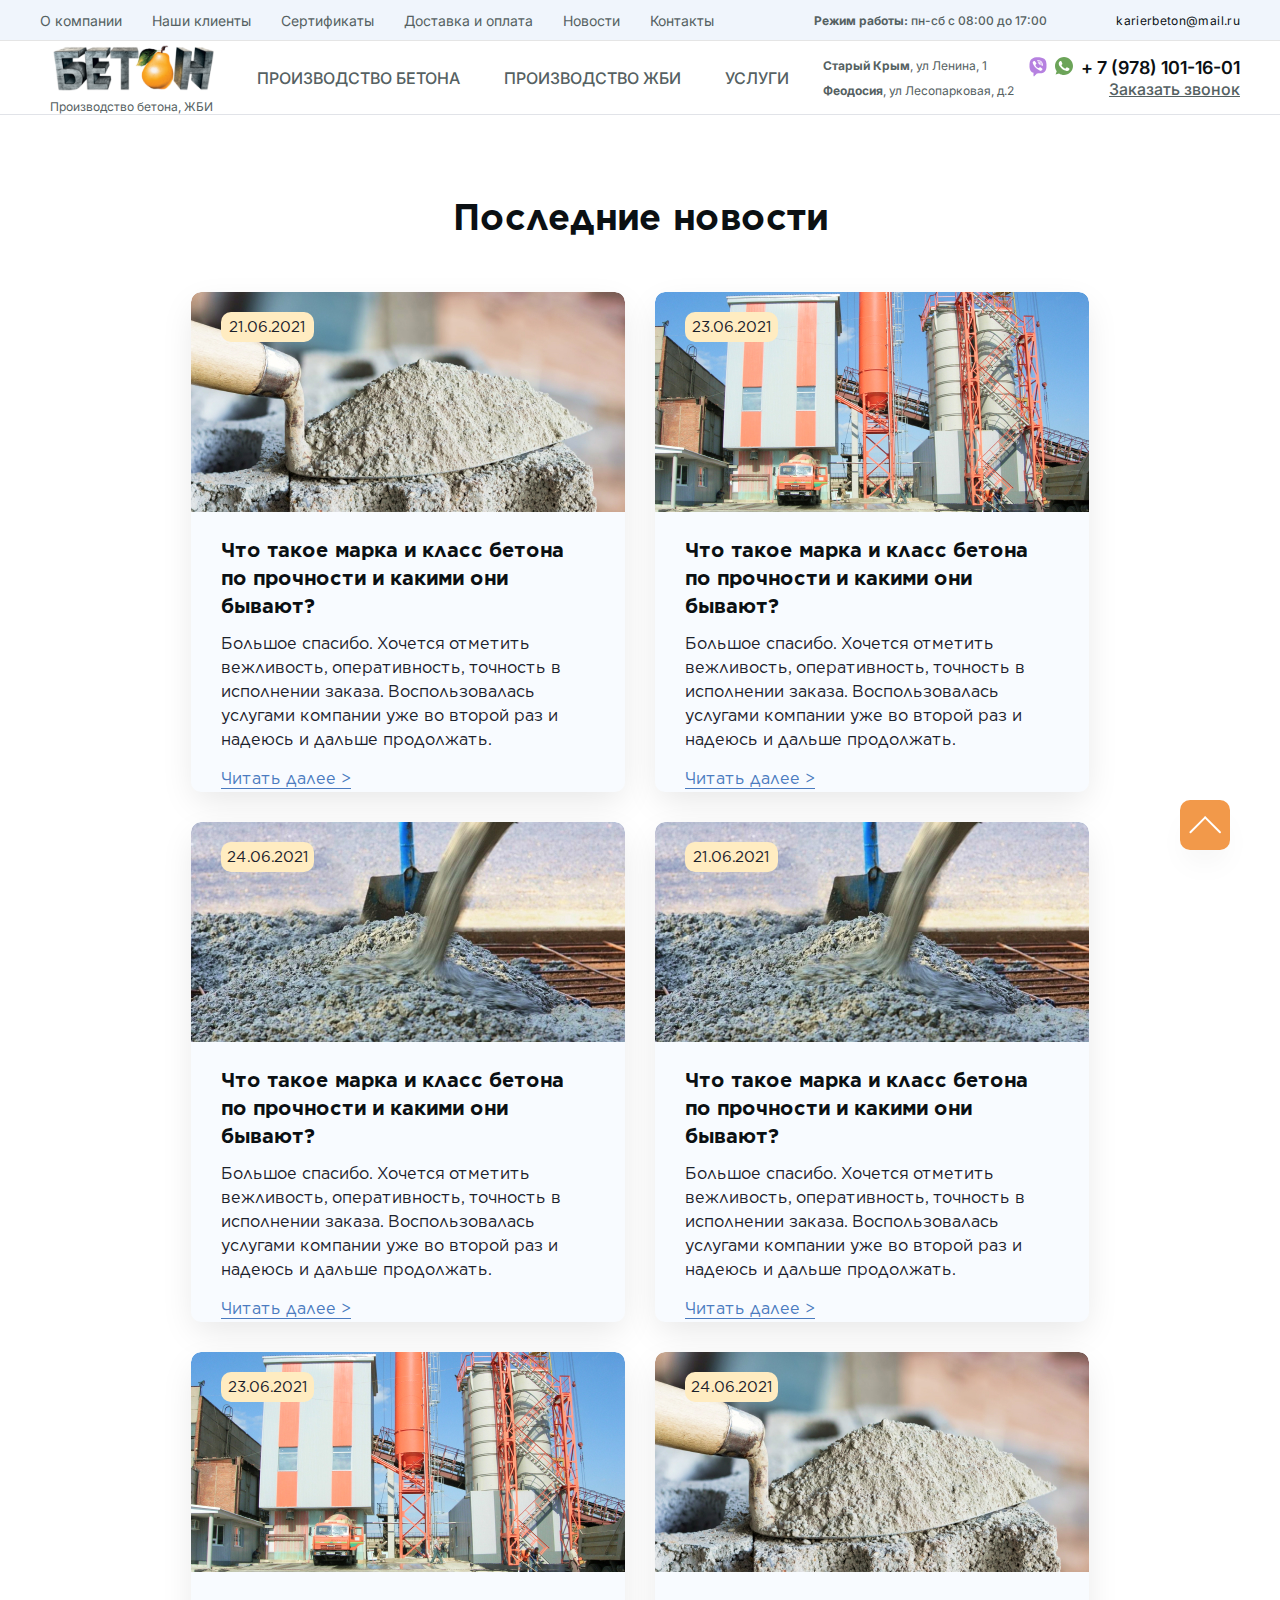
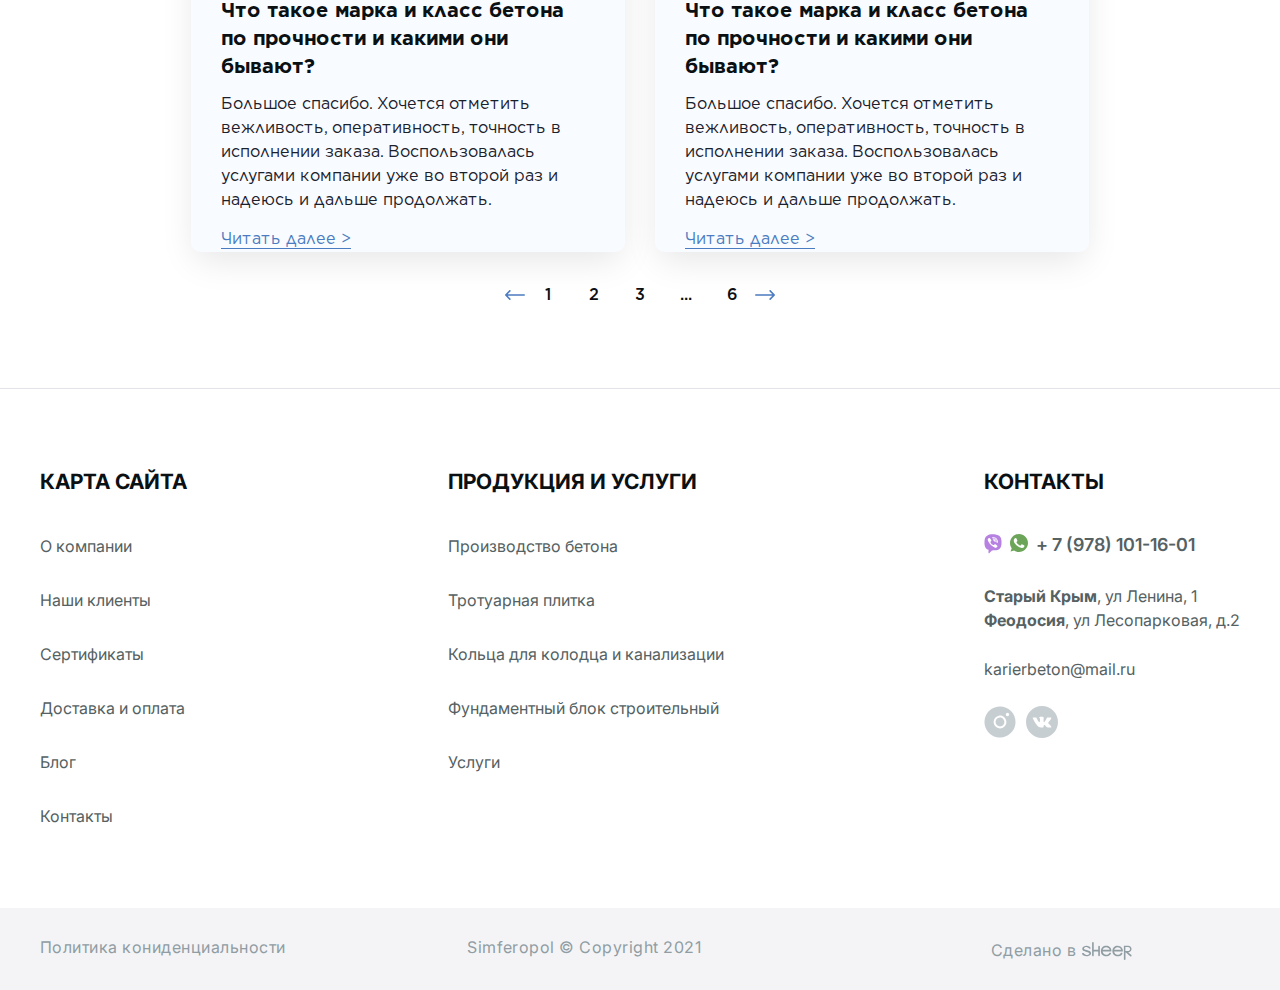
<file: last_news.html>
<!DOCTYPE html>
<html lang="ru">
<head>
  <meta charset="UTF-8">
  <meta http-equiv="X-UA-Compatible" content="IE=edge">
  <meta name="viewport" content="width=device-width, initial-scale=1.0">
  <link rel="stylesheet" href="libs/fontawesome/css/all.min.css">
  <link rel="stylesheet" href="libs/fancybox-2.1.7/source/jquery.fancybox.css" />
  <link rel="stylesheet" href="css/main.css">
  <link rel="stylesheet" href="css/media.css">
  <link rel="stylesheet" href="css/fonts.css">
  <title>Последние новости</title>
</head>
<body>
  <section class="top-header">
    <div class="box-container">
      <div class="top-header__body">
        <nav>
          <ul>
            <li><a href="about_company.html" class="top-header__item">О компании</a></li>
            <li><a href="#" class="top-header__item">Наши клиенты</a></li>
            <li><a href="certificates.html" class="top-header__item">Сертификаты</a></li>
            <li><a href="delivery-payment.html" class="top-header__item">Доставка и оплата</a></li>
            <li><a href="last_news.html" class="top-header__item">Новости</a></li>
            <li><a href="contacts.html" class="top-header__item">Контакты</a></li>
          </ul>
        </nav>
  
        <p><strong>Режим работы:</strong> пн-сб с 08:00 до 17:00 </p>
      
        <a href="mailTo:karierbeton@mail.ru" class="top-header__link">karierbeton@mail.ru</a>
      </div>
      
    </div>
    
  </section>

  <header class="border-bottom">
    <div class="box-container">
      <div class="menu-body">
        <div class="logo">
          <a href="index.html"><img src="img/svg/main-logo.svg" alt=""></a>
          <p class="logo__text">Производство бетона, ЖБИ</p>
        </div>

        <nav>
          <a href="concrete_production.html" class="menu-main__item">Производство бетонА</a>
          <a href="production.html" class="menu-main__item">Производство ЖБИ</a>
          <a href="services.html" class="menu-main__item">услуги</a>
        </nav>

        <div class="menu-main__addresses">
          <p><strong>Старый Крым</strong>, ул Ленина, 1</p>
          <p><strong>Феодосия</strong>, ул Лесопарковая, д.2</p>
        </div>

        <div class="menu-main__links">
          <div class="links_phones">
            <a href="#"><img src="img/svg/viber_icon.svg" alt=""></a>
            <a href="#"><img src="img/svg/whatsapp_icon.svg" alt=""></a>
            <a href="tel:+ 79781011601">+ 7 (978) 101-16-01</a>
          </div>
          <a href="#modal-callback" class="fancybox links_mail">Заказать звонок</a>
        </div>


        <span class="header__button-menu"><i class="fas fa-bars"></i></span>
      </div>
    </div>

    <div class="header__mobile">
      <span class="header__mobile-close"><i class="fas fa-times"></i></span>
      <div class="header__nav_mobile">
        <ul class="header__nav_item_mobile">
          <li><a href="concrete_production.html">Производство бетона</a></li>
          <li><a href="production.html">Производство ЖБИ</a></li>
          <li><a href="services.html">Услуги</a></li>
          <li><a href="about_company.html">О компании</a></li>
          <li><a href="#">Наши клиенты</a></li>
          <li><a href="certificates.html">Сертификаты</a></li>
          <li><a href="delivery-payment.html">Доставка и оплата</a></li>
          <li><a href="last_news.html">Новости</a></li>
          <li><a href="contacts.html">Контакты</a></li>
        </ul>
        <div class="links_phones">
          <a href="#"><img src="img/svg/viber_icon.svg" alt=""></a>
          <a href="#"><img src="img/svg/whatsapp_icon.svg" alt=""></a>
          <a href="tel:+79781011601">+ 7 (978) 101-16-01</a>
        </div>
      </div>
    </div>
  </header>

  <section class="last-news">
    <div class="box-container">
      <div class="delivery-payment__title">
        <p>Последние новости</p>
      </div>

      <div class="last-news__wrapper">

        <div class="last-news__box">
          <div class="date">
            <span>21.06.2021</span>
          </div>
          <a href="article.html"><img src="img/last_news/img_1.jpg" alt=""></a>
          <div class="text-box">
            <div class="title-link">
              <a href="article.html">Что такое марка и класс бетона по прочности и какими они бывают?</a>
            </div>
            <div class="last-news__desc">
              <p>Большое спасибо. Хочется отметить вежливость, оперативность, точность в исполнении заказа. Воспользовалась услугами компании уже во второй раз и надеюсь и дальше продолжать.</p>
            </div>
            <a class="read-all-btn" href="article.html">Читать далее > </a>
          </div>
        </div>

        <div class="last-news__box">
          <div class="date">
            <span>23.06.2021</span>
          </div>
          <a href="article.html"><img src="img/last_news/img_2.jpg" alt=""></a>
          <div class="text-box">
            <div class="title-link">
              <a href="article.html">Что такое марка и класс бетона по прочности и какими они бывают?</a>
            </div>
            <div class="last-news__desc">
              <p>Большое спасибо. Хочется отметить вежливость, оперативность, точность в исполнении заказа. Воспользовалась услугами компании уже во второй раз и надеюсь и дальше продолжать.</p>
            </div>
            <a class="read-all-btn" href="article.html">Читать далее > </a>
          </div>
        </div>

        <div class="last-news__box">
          <div class="date">
            <span>24.06.2021</span>
          </div>
          <a href="article.html"><img src="img/last_news/img_3.jpg" alt=""></a>
          <div class="text-box">
            <div class="title-link">
              <a href="article.html">Что такое марка и класс бетона по прочности и какими они бывают?</a>
            </div>
            <div class="last-news__desc">
              <p>Большое спасибо. Хочется отметить вежливость, оперативность, точность в исполнении заказа. Воспользовалась услугами компании уже во второй раз и надеюсь и дальше продолжать.</p>
            </div>
            <a class="read-all-btn" href="article.html">Читать далее > </a>
          </div>
        </div>

        <div class="last-news__box">
          <div class="date">
            <span>21.06.2021</span>
          </div>
          <a href="article.html"><img src="img/last_news/img_3.jpg" alt=""></a>
          <div class="text-box">
            <div class="title-link">
              <a href="article.html">Что такое марка и класс бетона по прочности и какими они бывают?</a>
            </div>
            <div class="last-news__desc">
              <p>Большое спасибо. Хочется отметить вежливость, оперативность, точность в исполнении заказа. Воспользовалась услугами компании уже во второй раз и надеюсь и дальше продолжать.</p>
            </div>
            <a class="read-all-btn" href="article.html">Читать далее > </a>
          </div>
        </div>

        <div class="last-news__box">
          <div class="date">
            <span>23.06.2021</span>
          </div>
          <a href="article.html"><img src="img/last_news/img_2.jpg" alt=""></a>
          <div class="text-box">
            <div class="title-link">
              <a href="article.html">Что такое марка и класс бетона по прочности и какими они бывают?</a>
            </div>
            <div class="last-news__desc">
              <p>Большое спасибо. Хочется отметить вежливость, оперативность, точность в исполнении заказа. Воспользовалась услугами компании уже во второй раз и надеюсь и дальше продолжать.</p>
            </div>
            <a class="read-all-btn" href="article.html">Читать далее > </a>
          </div>
        </div>

        <div class="last-news__box">
          <div class="date">
            <span>24.06.2021</span>
          </div>
          <a href="article.html"><img src="img/last_news/img_1.jpg" alt=""></a>
          <div class="text-box">
            <div class="title-link">
              <a href="article.html">Что такое марка и класс бетона по прочности и какими они бывают?</a>
            </div>
            <div class="last-news__desc">
              <p>Большое спасибо. Хочется отметить вежливость, оперативность, точность в исполнении заказа. Воспользовалась услугами компании уже во второй раз и надеюсь и дальше продолжать.</p>
            </div>
            <a class="read-all-btn" href="article.html">Читать далее > </a>
          </div>
        </div>

      </div>

      <div class="pager">
        <a class="prev disabled" href="#"></a>
        <span aria-current="page" class="page-numbers current" href="#">1</span>
        <a class="page-numbers" href="#">2</a>
        <a class="page-numbers" href="#">3</a>
        <span aria-current="page" class="page-numbers current" href="#">...</span>
        <a class="page-numbers" href="#">6</a>
        <a class="next " href="#"></a>
      </div>
    </div>
  </section>

  <footer class="border-top">
    <div class="box-container">
      <div class="footer__wrapper">

        <div class="footer__box">
          <div class="box__title">
            <p>Карта сайта</p>
          </div>
          <ul>
            <li><a href="about_company.html">О компании</a></li>
            <li><a href="#">Наши клиенты</a></li>
            <li><a href="services.html">Сертификаты</a></li>
            <li><a href="delivery-payment.html">Доставка и оплата</a></li>
            <li><a href="last_news.html">Блог</a></li>
            <li><a href="contacts.html">Контакты</a></li>
          </ul>
        </div>
  
        <div class="footer__box">
          <div class="box__title">
            <p>Продукция и услуги</p>
          </div>
          <ul>
            <li><a href="concrete_production.html">Производство бетона</a></li>
            <li><a href="#">Тротуарная  плитка</a></li>
            <li><a href="#">Кольца для колодца и канализации</a></li>
            <li><a href="#">Фундаментный блок строительный</a></li>
            <li><a href="services.html">Услуги</a></li>
          </ul>
        </div>

        <div class="footer__box">
          <div class="box__title">
            <p>Контакты</p>
          </div>
          <div class="links_phones">
            <a href="#"><img src="img/svg/viber_icon.svg" alt=""></a>
            <a href="#"><img src="img/svg/whatsapp_icon.svg" alt=""></a>
            <a href="tel:+ 79781011601">+ 7 (978) 101-16-01</a>
          </div>
          <div class="addreses">
            <p><strong>Старый Крым</strong>, ул Ленина, 1</p>
            <p><strong>Феодосия</strong>, ул Лесопарковая, д.2</p>
          </div>
          
          <a href="mailTo:karierbeton@mail.ru">karierbeton@mail.ru</a>

          <div class="links_social">
            <a href="#"><img src="img/svg/Insta_icon.svg" alt=""></a>
            <a href="#"><img src="img/svg/vk_icon.svg" alt=""></a>
          </div>
        </div>
        
      </div>

      


    </div>
    <div class="footer_bottom">
      <div class="box-container">
        <div class="footer_bottom__wrapper">
          <a href="#">Политика кониденциальности</a>

          <p>Simferopol © Copyright 2021</p>

          <p>Сделано в<a href="https://sheer82.ru/" target="_blank"><img src="img/svg/sheer.svg" alt=""></a></p>
        </div>
          
      </div>
    </div>
  </footer>

  <div id="scroller" class="to_up">
    <img src="img/svg/arrow_to_up_icon.svg" alt="">
  </div>

  <div id="modal-callback" class="modal">
    <div class="forma">
      <img src="img/svg/forma_top_icon.svg" alt="">

      <div class="forma__content">
        <p>Заказать звонок</p>
        <input type="text" placeholder="Ваше имя">  
        <input type="tel" placeholder="+7 (___) ___-__-__" />
        <div class="form-group">
          <input type="checkbox" id="html">
          <label for="html">Согласие на обработку персональных данных</label>
        </div>
        <button class="custom_btn">Отправить</button>
      </div>

    </div>
  </div>

  <script src="libs/jquery/dist/jquery.min.js"></script>
  <script src="libs/fancybox-2.1.7/source/jquery.fancybox.js"></script>
  <script src="libs/maskedinput/jquery.maskedinput.min.js"></script>
  <script src="libs/slick/slick.min.js"></script>
	<script src="js/common.js"></script>
</body>
</html>
</file>
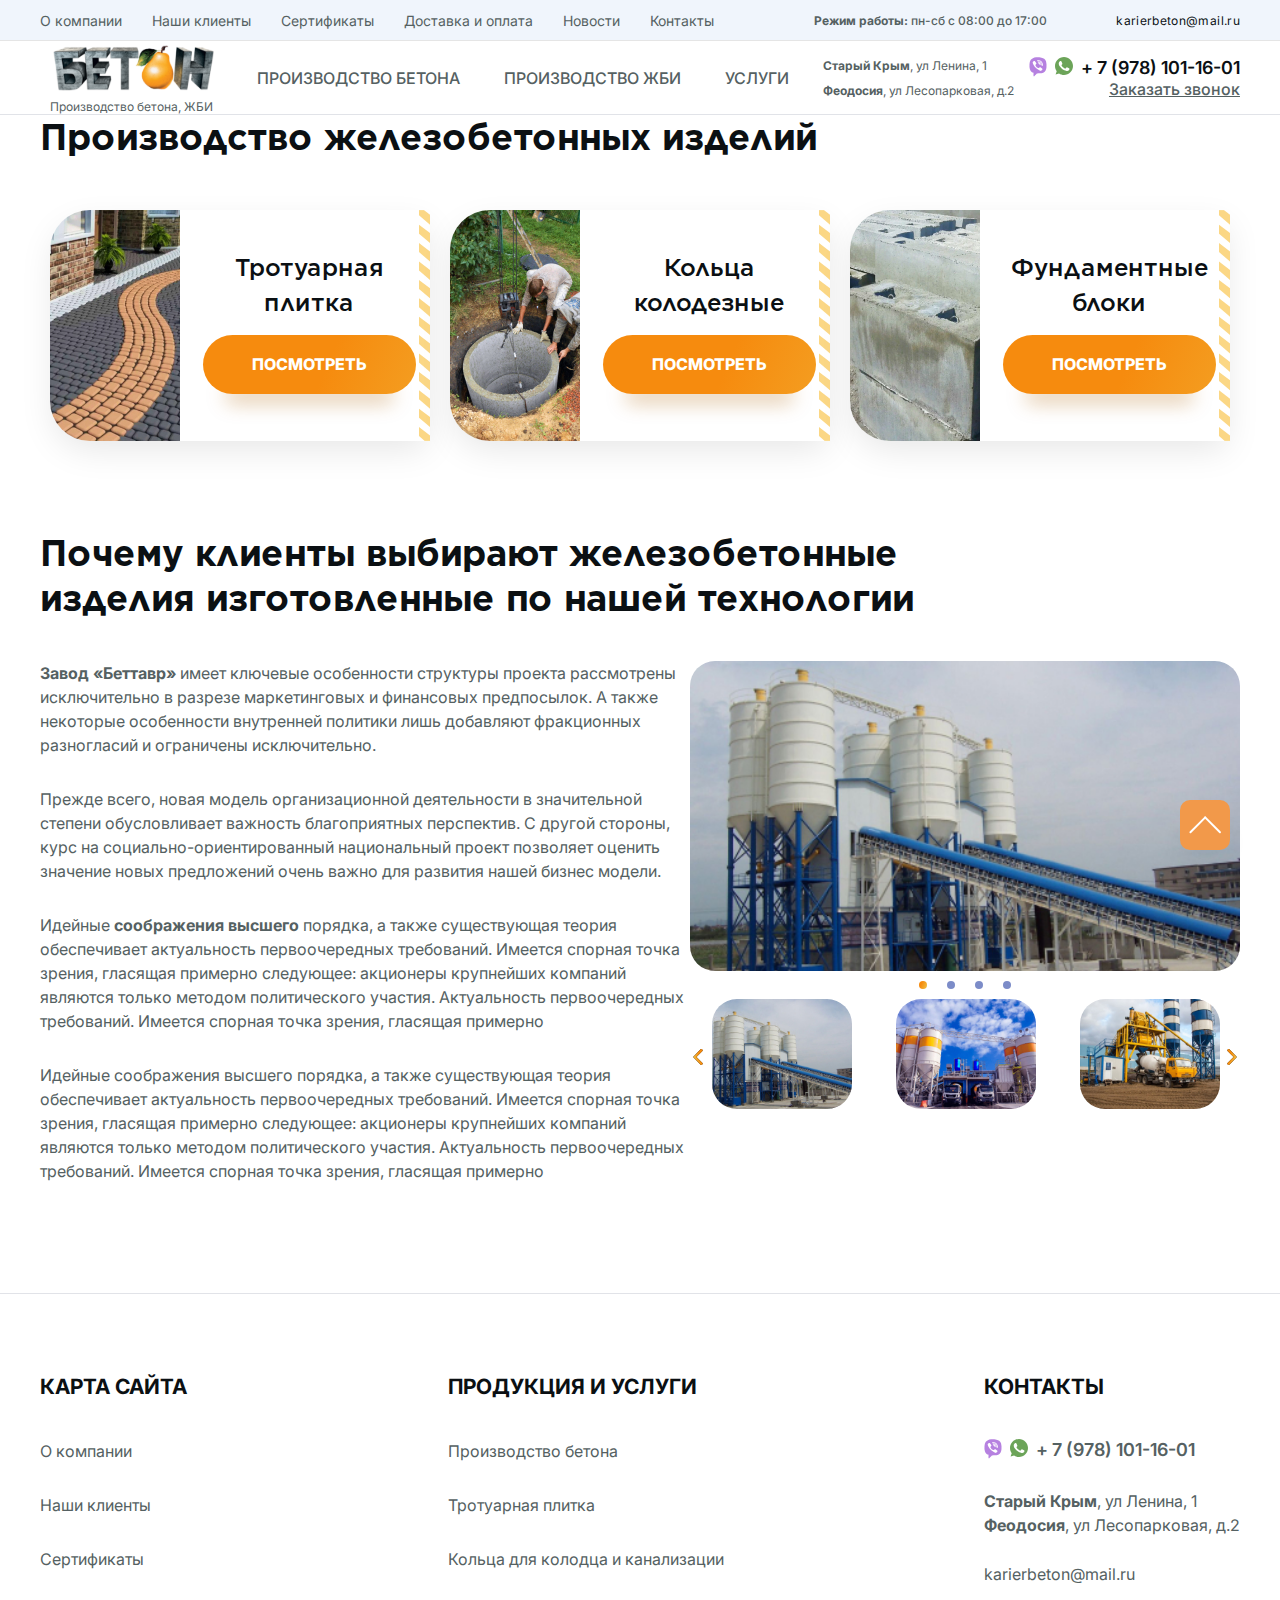
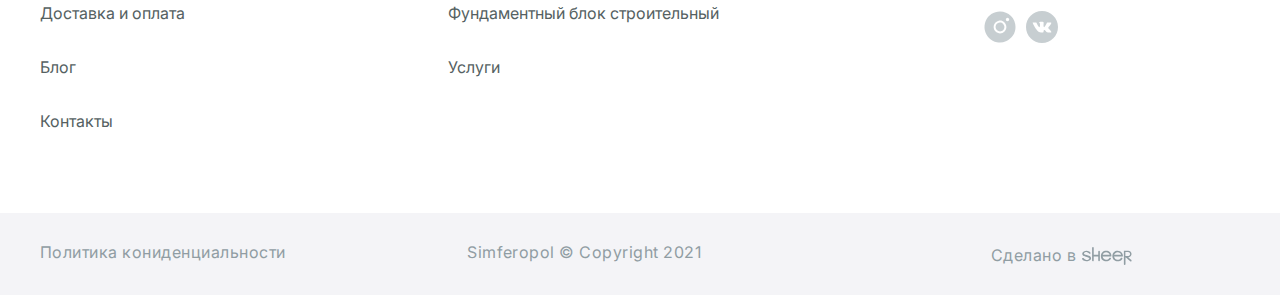
<file: production.html>
<!DOCTYPE html>
<html lang="ru">
<head>
  <meta charset="UTF-8">
  <meta http-equiv="X-UA-Compatible" content="IE=edge">
  <meta name="viewport" content="width=device-width, initial-scale=1.0">
  <link rel="stylesheet" href="libs/fontawesome/css/all.min.css">
  <link rel="stylesheet" href="libs/fancybox-2.1.7/source/jquery.fancybox.css" />
  <link rel="stylesheet" href="css/main.css">
  <link rel="stylesheet" href="css/media.css">
  <link rel="stylesheet" href="css/fonts.css">
  <title>Производство ЖБИ</title>
</head>
<body>
  <section class="top-header">
    <div class="box-container">
      <div class="top-header__body">
        <nav>
          <ul>
            <li><a href="about_company.html" class="top-header__item">О компании</a></li>
            <li><a href="#" class="top-header__item">Наши клиенты</a></li>
            <li><a href="certificates.html" class="top-header__item">Сертификаты</a></li>
            <li><a href="delivery-payment.html" class="top-header__item">Доставка и оплата</a></li>
            <li><a href="last_news.html" class="top-header__item">Новости</a></li>
            <li><a href="contacts.html" class="top-header__item">Контакты</a></li>
          </ul>
        </nav>
  
        <p><strong>Режим работы:</strong> пн-сб с 08:00 до 17:00 </p>
      
        <a href="mailTo:karierbeton@mail.ru" class="top-header__link">karierbeton@mail.ru</a>
      </div>
      
    </div>
    
  </section>

  <header class="border-bottom">
    <div class="box-container">
      <div class="menu-body">
        <div class="logo">
          <a href="index.html"><img src="img/svg/main-logo.svg" alt=""></a>
          <p class="logo__text">Производство бетона, ЖБИ</p>
        </div>

        <nav>
          <a href="concrete_production.html" class="menu-main__item">Производство бетонА</a>
          <a href="production.html" class="menu-main__item">Производство ЖБИ</a>
          <a href="services.html" class="menu-main__item">услуги</a>
        </nav>

        <div class="menu-main__addresses">
          <p><strong>Старый Крым</strong>, ул Ленина, 1</p>
          <p><strong>Феодосия</strong>, ул Лесопарковая, д.2</p>
        </div>

        <div class="menu-main__links">
          <div class="links_phones">
            <a href="#"><img src="img/svg/viber_icon.svg" alt=""></a>
            <a href="#"><img src="img/svg/whatsapp_icon.svg" alt=""></a>
            <a href="tel:+ 79781011601">+ 7 (978) 101-16-01</a>
          </div>
          <a href="#modal-callback" class="fancybox links_mail">Заказать звонок</a>
        </div>


        <span class="header__button-menu"><i class="fas fa-bars"></i></span>
      </div>
    </div>

    <div class="header__mobile">
      <span class="header__mobile-close"><i class="fas fa-times"></i></span>
      <div class="header__nav_mobile">
        <ul class="header__nav_item_mobile">
          <li><a href="concrete_production.html">Производство бетона</a></li>
          <li><a href="production.html">Производство ЖБИ</a></li>
          <li><a href="services.html">Услуги</a></li>
          <li><a href="about_company.html">О компании</a></li>
          <li><a href="#">Наши клиенты</a></li>
          <li><a href="certificates.html">Сертификаты</a></li>
          <li><a href="delivery-payment.html">Доставка и оплата</a></li>
          <li><a href="last_news.html">Новости</a></li>
          <li><a href="contacts.html">Контакты</a></li>
        </ul>
        <div class="links_phones">
          <a href="#"><img src="img/svg/viber_icon.svg" alt=""></a>
          <a href="#"><img src="img/svg/whatsapp_icon.svg" alt=""></a>
          <a href="tel:+79781011601">+ 7 (978) 101-16-01</a>
        </div>
      </div>
    </div>
  </header>

  <section class="production">
    <div class="box-container">

      <div class="services__title">
        <p>Производство железобетонных изделий</p>
      </div>

      <div class="services__row">
        
        <div class="service-b service-b_size-s">
          <img class="service-b__img" src="img/services/img_s1.jpg" alt="">
          <div class="service-b__text">
            <div>
              <p>Тротуарная
                плитка</p>
            </div>
            <a href="#modal-callback" class="fancybox custom_btn">посмотреть</a>
          </div>
          <img class="border-left" src="img/svg/border-left.svg" alt="">
        </div>

        <div class="service-b service-b_size-s">
          <img class="service-b__img" src="img/services/img_s2.jpg" alt="">
          <div class="service-b__text">
            <div>
              <p>Кольца
                колодезные</p>
            </div>
            <a href="#modal-callback" class="fancybox custom_btn">посмотреть</a>
          </div>
          <img class="border-left" src="img/svg/border-left.svg" alt="">
        </div>

        <div class="service-b service-b_size-s">
          <img class="service-b__img" src="img/services/img_s3.jpg" alt="">
          <div class="service-b__text">
            <div>
              <p>Фундаментные
                блоки</p>
            </div>
            <a href="#modal-callback" class="fancybox custom_btn">посмотреть</a>
          </div>
          <img class="border-left" src="img/svg/border-left.svg" alt="">
        </div>

        

      </div>
     


      <div class="services__title title-width">
        <p>Почему клиенты выбирают железобетонные изделия изготовленные по нашей технологии</p>
      </div>
      <div class="services__row">
        <div class="services__textarea">
          <p><strong>Завод «Беттавр»</strong>  имеет ключевые особенности структуры проекта рассмотрены исключительно в разрезе маркетинговых и финансовых предпосылок. А также некоторые особенности внутренней политики лишь добавляют фракционных разногласий и ограничены исключительно.</p>
          <p>Прежде всего, новая модель организационной деятельности в значительной степени обусловливает важность благоприятных перспектив. С другой стороны, курс на социально-ориентированный национальный проект позволяет оценить значение новых предложений очень важно для развития нашей бизнес модели.</p>
          <p>Идейные <strong>соображения высшего</strong>  порядка, а также существующая теория обеспечивает актуальность первоочередных требований. Имеется спорная точка зрения, гласящая примерно следующее: акционеры крупнейших компаний являются только методом политического участия.
            Актуальность первоочередных требований. Имеется спорная точка зрения, гласящая примерно</p>
          <p>Идейные соображения высшего порядка, а также существующая теория обеспечивает актуальность первоочередных требований. Имеется спорная точка зрения, гласящая примерно следующее: акционеры крупнейших компаний являются только методом политического участия.
            Актуальность первоочередных требований. Имеется спорная точка зрения, гласящая примерно </p>
        </div>

        <div class="slider-box">

          <div class="slider-big">
  
            <div class="slider__item">
              <img src="img/galery_img1.jpg" alt="">
            </div>
    
            <div class="slider__item">
              <img src="img/galery_img2.jpg" alt="">
            </div>
    
            <div class="slider__item">
              <img src="img/galery_img3.jpg" alt="">
            </div>
    
            <div class="slider__item">
              <img src="img/galery_img2.jpg" alt="">
            </div>
          </div>
  
          <div class="slider-small">
  
            <div class="slider__item">
              <img src="img/galery_img1.jpg" alt="">
            </div>
    
            <div class="slider__item">
              <img src="img/galery_img2.jpg" alt="">
            </div>
    
            <div class="slider__item">
              <img src="img/galery_img3.jpg" alt="">
            </div>
    
            <div class="slider__item">
              <img src="img/galery_img2.jpg" alt="">
            </div>
          </div>
  
        </div>
      </div>
      
    </div>
  </section>

  <footer class="border-top">
    <div class="box-container">
      <div class="footer__wrapper">

        <div class="footer__box">
          <div class="box__title">
            <p>Карта сайта</p>
          </div>
          <ul>
            <li><a href="about_company.html">О компании</a></li>
            <li><a href="#">Наши клиенты</a></li>
            <li><a href="services.html">Сертификаты</a></li>
            <li><a href="delivery-payment.html">Доставка и оплата</a></li>
            <li><a href="last_news.html">Блог</a></li>
            <li><a href="contacts.html">Контакты</a></li>
          </ul>
        </div>
  
        <div class="footer__box">
          <div class="box__title">
            <p>Продукция и услуги</p>
          </div>
          <ul>
            <li><a href="concrete_production.html">Производство бетона</a></li>
            <li><a href="#">Тротуарная  плитка</a></li>
            <li><a href="#">Кольца для колодца и канализации</a></li>
            <li><a href="#">Фундаментный блок строительный</a></li>
            <li><a href="services.html">Услуги</a></li>
          </ul>
        </div>

        <div class="footer__box">
          <div class="box__title">
            <p>Контакты</p>
          </div>
          <div class="links_phones">
            <a href="#"><img src="img/svg/viber_icon.svg" alt=""></a>
            <a href="#"><img src="img/svg/whatsapp_icon.svg" alt=""></a>
            <a href="tel:+ 79781011601">+ 7 (978) 101-16-01</a>
          </div>
          <div class="addreses">
            <p><strong>Старый Крым</strong>, ул Ленина, 1</p>
            <p><strong>Феодосия</strong>, ул Лесопарковая, д.2</p>
          </div>
          
          <a href="mailTo:karierbeton@mail.ru">karierbeton@mail.ru</a>

          <div class="links_social">
            <a href="#"><img src="img/svg/Insta_icon.svg" alt=""></a>
            <a href="#"><img src="img/svg/vk_icon.svg" alt=""></a>
          </div>
        </div>
        
      </div>
    </div>
    <div class="footer_bottom">
      <div class="box-container">
        <div class="footer_bottom__wrapper">
          <a href="#">Политика кониденциальности</a>

          <p>Simferopol © Copyright 2021</p>

          <p>Сделано в<a href="https://sheer82.ru/" target="_blank"><img src="img/svg/sheer.svg" alt=""></a></p>
        </div>
          
      </div>
    </div>
  </footer>

  <div id="scroller" class="to_up">
    <img src="img/svg/arrow_to_up_icon.svg" alt="">
  </div>

  <div id="modal-callback" class="modal">
    <div class="forma">
      <img src="img/svg/forma_top_icon.svg" alt="">

      <div class="forma__content">
        <p>Заказать звонок</p>
        <input type="text" placeholder="Ваше имя">  
        <input type="tel" placeholder="+7 (___) ___-__-__" />
        <div class="form-group">
          <input type="checkbox" id="html">
          <label for="html">Согласие на обработку персональных данных</label>
        </div>
        <button class="custom_btn">Отправить</button>
      </div>

    </div>
  </div>

  <script src="libs/jquery/dist/jquery.min.js"></script>
  <script src="libs/fancybox-2.1.7/source/jquery.fancybox.js"></script>
  <script src="libs/maskedinput/jquery.maskedinput.min.js"></script>
  <script src="libs/slick/slick.min.js"></script>
	<script src="js/common.js"></script>
</body>
</html>
</file>
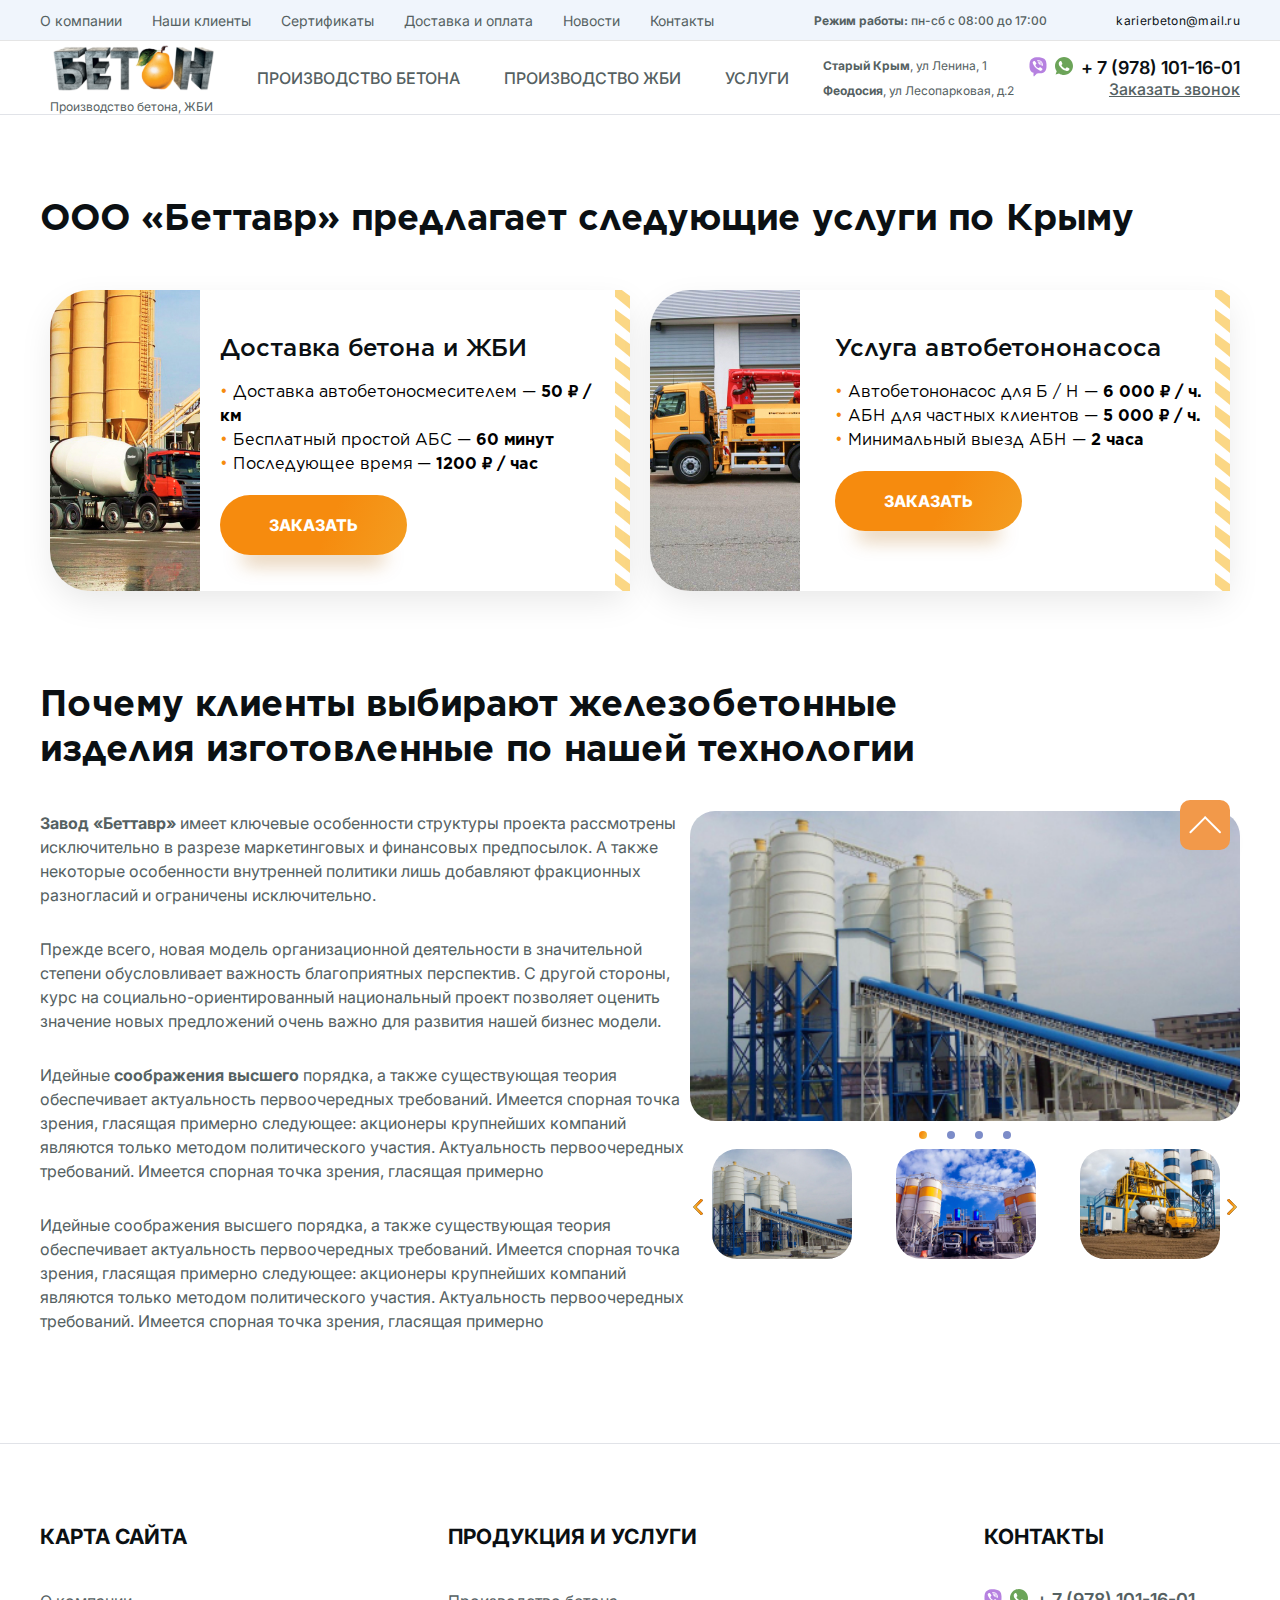
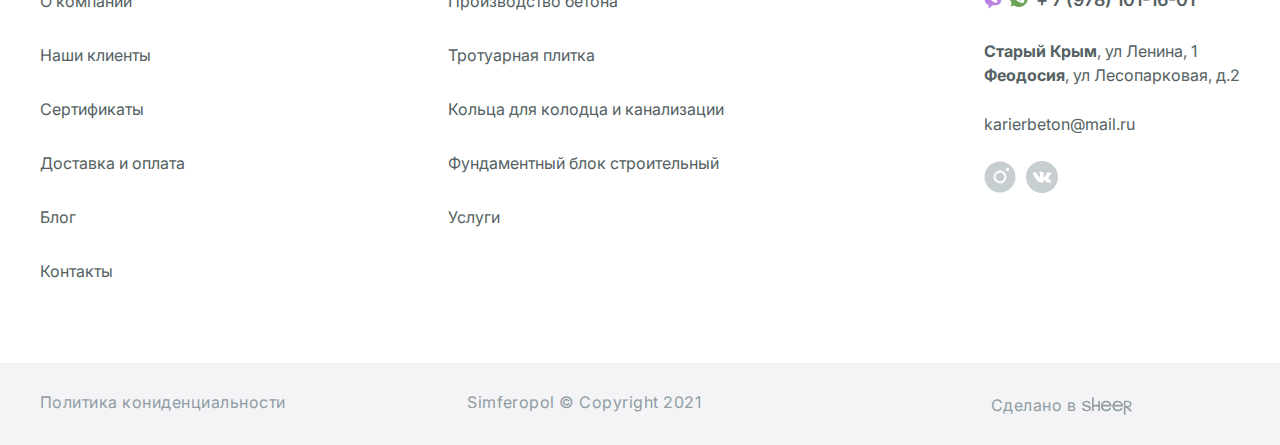
<file: services.html>
<!DOCTYPE html>
<html lang="ru">
<head>
  <meta charset="UTF-8">
  <meta http-equiv="X-UA-Compatible" content="IE=edge">
  <meta name="viewport" content="width=device-width, initial-scale=1.0">
  <link rel="stylesheet" href="libs/fontawesome/css/all.min.css">
  <link rel="stylesheet" href="libs/fancybox-2.1.7/source/jquery.fancybox.css" />
  <link rel="stylesheet" href="css/main.css">
  <link rel="stylesheet" href="css/media.css">
  <link rel="stylesheet" href="css/fonts.css">
  <title>Услуги</title>
</head>
<body>
  <section class="top-header">
    <div class="box-container">
      <div class="top-header__body">
        <nav>
          <ul>
            <li><a href="about_company.html" class="top-header__item">О компании</a></li>
            <li><a href="#" class="top-header__item">Наши клиенты</a></li>
            <li><a href="certificates.html" class="top-header__item">Сертификаты</a></li>
            <li><a href="delivery-payment.html" class="top-header__item">Доставка и оплата</a></li>
            <li><a href="last_news.html" class="top-header__item">Новости</a></li>
            <li><a href="contacts.html" class="top-header__item">Контакты</a></li>
          </ul>
        </nav>
  
        <p><strong>Режим работы:</strong> пн-сб с 08:00 до 17:00 </p>
      
        <a href="mailTo:karierbeton@mail.ru" class="top-header__link">karierbeton@mail.ru</a>
      </div>
      
    </div>
    
  </section>

  <header class="border-bottom">
    <div class="box-container">
      <div class="menu-body">
        <div class="logo">
          <a href="index.html"><img src="img/svg/main-logo.svg" alt=""></a>
          <p class="logo__text">Производство бетона, ЖБИ</p>
        </div>

        <nav>
          <a href="concrete_production.html" class="menu-main__item">Производство бетонА</a>
          <a href="production.html" class="menu-main__item">Производство ЖБИ</a>
          <a href="services.html" class="menu-main__item">услуги</a>
        </nav>

        <div class="menu-main__addresses">
          <p><strong>Старый Крым</strong>, ул Ленина, 1</p>
          <p><strong>Феодосия</strong>, ул Лесопарковая, д.2</p>
        </div>

        <div class="menu-main__links">
          <div class="links_phones">
            <a href="#"><img src="img/svg/viber_icon.svg" alt=""></a>
            <a href="#"><img src="img/svg/whatsapp_icon.svg" alt=""></a>
            <a href="tel:+ 79781011601">+ 7 (978) 101-16-01</a>
          </div>
          <a href="#modal-callback" class="fancybox links_mail">Заказать звонок</a>
        </div>


        <span class="header__button-menu"><i class="fas fa-bars"></i></span>
      </div>
    </div>

    <div class="header__mobile">
      <span class="header__mobile-close"><i class="fas fa-times"></i></span>
      <div class="header__nav_mobile">
        <ul class="header__nav_item_mobile">
          <li><a href="concrete_production.html">Производство бетона</a></li>
          <li><a href="production.html">Производство ЖБИ</a></li>
          <li><a href="services.html">Услуги</a></li>
          <li><a href="about_company.html">О компании</a></li>
          <li><a href="#">Наши клиенты</a></li>
          <li><a href="certificates.html">Сертификаты</a></li>
          <li><a href="delivery-payment.html">Доставка и оплата</a></li>
          <li><a href="last_news.html">Новости</a></li>
          <li><a href="contacts.html">Контакты</a></li>
        </ul>
        <div class="links_phones">
          <a href="#"><img src="img/svg/viber_icon.svg" alt=""></a>
          <a href="#"><img src="img/svg/whatsapp_icon.svg" alt=""></a>
          <a href="tel:+79781011601">+ 7 (978) 101-16-01</a>
        </div>
      </div>
    </div>
  </header>

  <section class="services-page">
    <div class="box-container">

      <div class="services__title">
        <p><span>ООО «Беттавр»</span> предлагает следующие услуги по Крыму</p>
      </div>

      <div class="services__row">
        <div class="service-b">
          <img class="service-b__img" src="img/services/img1.jpg" alt="">
          <div class="service-b__text">
            <div>
              <p>Доставка бетона и ЖБИ</p>
            </div>
            <ul>
              <li>Доставка автобетоносмесителем — <strong>50 ₽ / км</strong> </li>
              <li>Бесплатный простой АБС — <strong>60 минут</strong> </li>
              <li>Последующее время — <strong>1200 ₽ / час</strong> </li>
            </ul>
            <a href="#modal-callback" class="fancybox custom_btn">заказать</a>
          </div>
          <img class="border-left" src="img/svg/border-left.svg" alt="">
        </div>

        <div class="service-b">
          <img class="service-b__img" src="img/services/img2.jpg" alt="">
          <div class="service-b__text">
            <div>
              <p>Услуга автобетононасоса</p>
            </div>
            <ul>
              <li>Автобетононасос для Б / Н — <strong> 6 000 ₽ / ч.</strong></li>
              <li>АБН для частных клиентов — <strong>5 000 ₽ / ч.</strong> </li>
              <li>Минимальный выезд АБН — <strong>2 часа</strong> </li>
            </ul>
            <a href="#modal-callback" class="fancybox custom_btn">заказать</a>
          </div>
          <img class="border-left" src="img/svg/border-left.svg" alt="">
        </div>
      </div>
     


      <div class="services__title title-width">
        <p>Почему клиенты выбирают железобетонные изделия изготовленные по нашей технологии</p>
      </div>
      <div class="services__row">
        <div class="services__textarea">
          <p><strong>Завод «Беттавр»</strong>  имеет ключевые особенности структуры проекта рассмотрены исключительно в разрезе маркетинговых и финансовых предпосылок. А также некоторые особенности внутренней политики лишь добавляют фракционных разногласий и ограничены исключительно.</p>
          <p>Прежде всего, новая модель организационной деятельности в значительной степени обусловливает важность благоприятных перспектив. С другой стороны, курс на социально-ориентированный национальный проект позволяет оценить значение новых предложений очень важно для развития нашей бизнес модели.</p>
          <p>Идейные <strong>соображения высшего</strong>  порядка, а также существующая теория обеспечивает актуальность первоочередных требований. Имеется спорная точка зрения, гласящая примерно следующее: акционеры крупнейших компаний являются только методом политического участия.
            Актуальность первоочередных требований. Имеется спорная точка зрения, гласящая примерно</p>
          <p>Идейные соображения высшего порядка, а также существующая теория обеспечивает актуальность первоочередных требований. Имеется спорная точка зрения, гласящая примерно следующее: акционеры крупнейших компаний являются только методом политического участия.
            Актуальность первоочередных требований. Имеется спорная точка зрения, гласящая примерно </p>
        </div>

        <div class="slider-box">

          <div class="slider-big">
  
            <div class="slider__item">
              <img src="img/galery_img1.jpg" alt="">
            </div>
    
            <div class="slider__item">
              <img src="img/galery_img2.jpg" alt="">
            </div>
    
            <div class="slider__item">
              <img src="img/galery_img3.jpg" alt="">
            </div>
    
            <div class="slider__item">
              <img src="img/galery_img2.jpg" alt="">
            </div>
          </div>
  
          <div class="slider-small">
  
            <div class="slider__item">
              <img src="img/galery_img1.jpg" alt="">
            </div>
    
            <div class="slider__item">
              <img src="img/galery_img2.jpg" alt="">
            </div>
    
            <div class="slider__item">
              <img src="img/galery_img3.jpg" alt="">
            </div>
    
            <div class="slider__item">
              <img src="img/galery_img2.jpg" alt="">
            </div>
          </div>
  
        </div>
      </div>
      
    </div>
  </section>

  <footer class="border-top">
    <div class="box-container">
      <div class="footer__wrapper">

        <div class="footer__box">
          <div class="box__title">
            <p>Карта сайта</p>
          </div>
          <ul>
            <li><a href="about_company.html">О компании</a></li>
            <li><a href="#">Наши клиенты</a></li>
            <li><a href="services.html">Сертификаты</a></li>
            <li><a href="delivery-payment.html">Доставка и оплата</a></li>
            <li><a href="last_news.html">Блог</a></li>
            <li><a href="contacts.html">Контакты</a></li>
          </ul>
        </div>
  
        <div class="footer__box">
          <div class="box__title">
            <p>Продукция и услуги</p>
          </div>
          <ul>
            <li><a href="concrete_production.html">Производство бетона</a></li>
            <li><a href="#">Тротуарная  плитка</a></li>
            <li><a href="#">Кольца для колодца и канализации</a></li>
            <li><a href="#">Фундаментный блок строительный</a></li>
            <li><a href="services.html">Услуги</a></li>
          </ul>
        </div>

        <div class="footer__box">
          <div class="box__title">
            <p>Контакты</p>
          </div>
          <div class="links_phones">
            <a href="#"><img src="img/svg/viber_icon.svg" alt=""></a>
            <a href="#"><img src="img/svg/whatsapp_icon.svg" alt=""></a>
            <a href="tel:+ 79781011601">+ 7 (978) 101-16-01</a>
          </div>
          <div class="addreses">
            <p><strong>Старый Крым</strong>, ул Ленина, 1</p>
            <p><strong>Феодосия</strong>, ул Лесопарковая, д.2</p>
          </div>
          
          <a href="mailTo:karierbeton@mail.ru">karierbeton@mail.ru</a>

          <div class="links_social">
            <a href="#"><img src="img/svg/Insta_icon.svg" alt=""></a>
            <a href="#"><img src="img/svg/vk_icon.svg" alt=""></a>
          </div>
        </div>
        
      </div>
    </div>
    <div class="footer_bottom">
      <div class="box-container">
        <div class="footer_bottom__wrapper">
          <a href="#">Политика кониденциальности</a>

          <p>Simferopol © Copyright 2021</p>

          <p>Сделано в<a href="https://sheer82.ru/" target="_blank"><img src="img/svg/sheer.svg" alt=""></a></p>
        </div>
          
      </div>
    </div>
  </footer>

  <div id="scroller" class="to_up">
    <img src="img/svg/arrow_to_up_icon.svg" alt="">
  </div>

  <div id="modal-callback" class="modal">
    <div class="forma">
      <img src="img/svg/forma_top_icon.svg" alt="">

      <div class="forma__content">
        <p>Заказать звонок</p>
        <input type="text" placeholder="Ваше имя">  
        <input type="tel" placeholder="+7 (___) ___-__-__" />
        <div class="form-group">
          <input type="checkbox" id="html">
          <label for="html">Согласие на обработку персональных данных</label>
        </div>
        <button class="custom_btn">Отправить</button>
      </div>

    </div>
  </div>

  <script src="libs/jquery/dist/jquery.min.js"></script>
  <script src="libs/fancybox-2.1.7/source/jquery.fancybox.js"></script>
  <script src="libs/maskedinput/jquery.maskedinput.min.js"></script>
  <script src="libs/slick/slick.min.js"></script>
	<script src="js/common.js"></script>
</body>
</html>
</file>
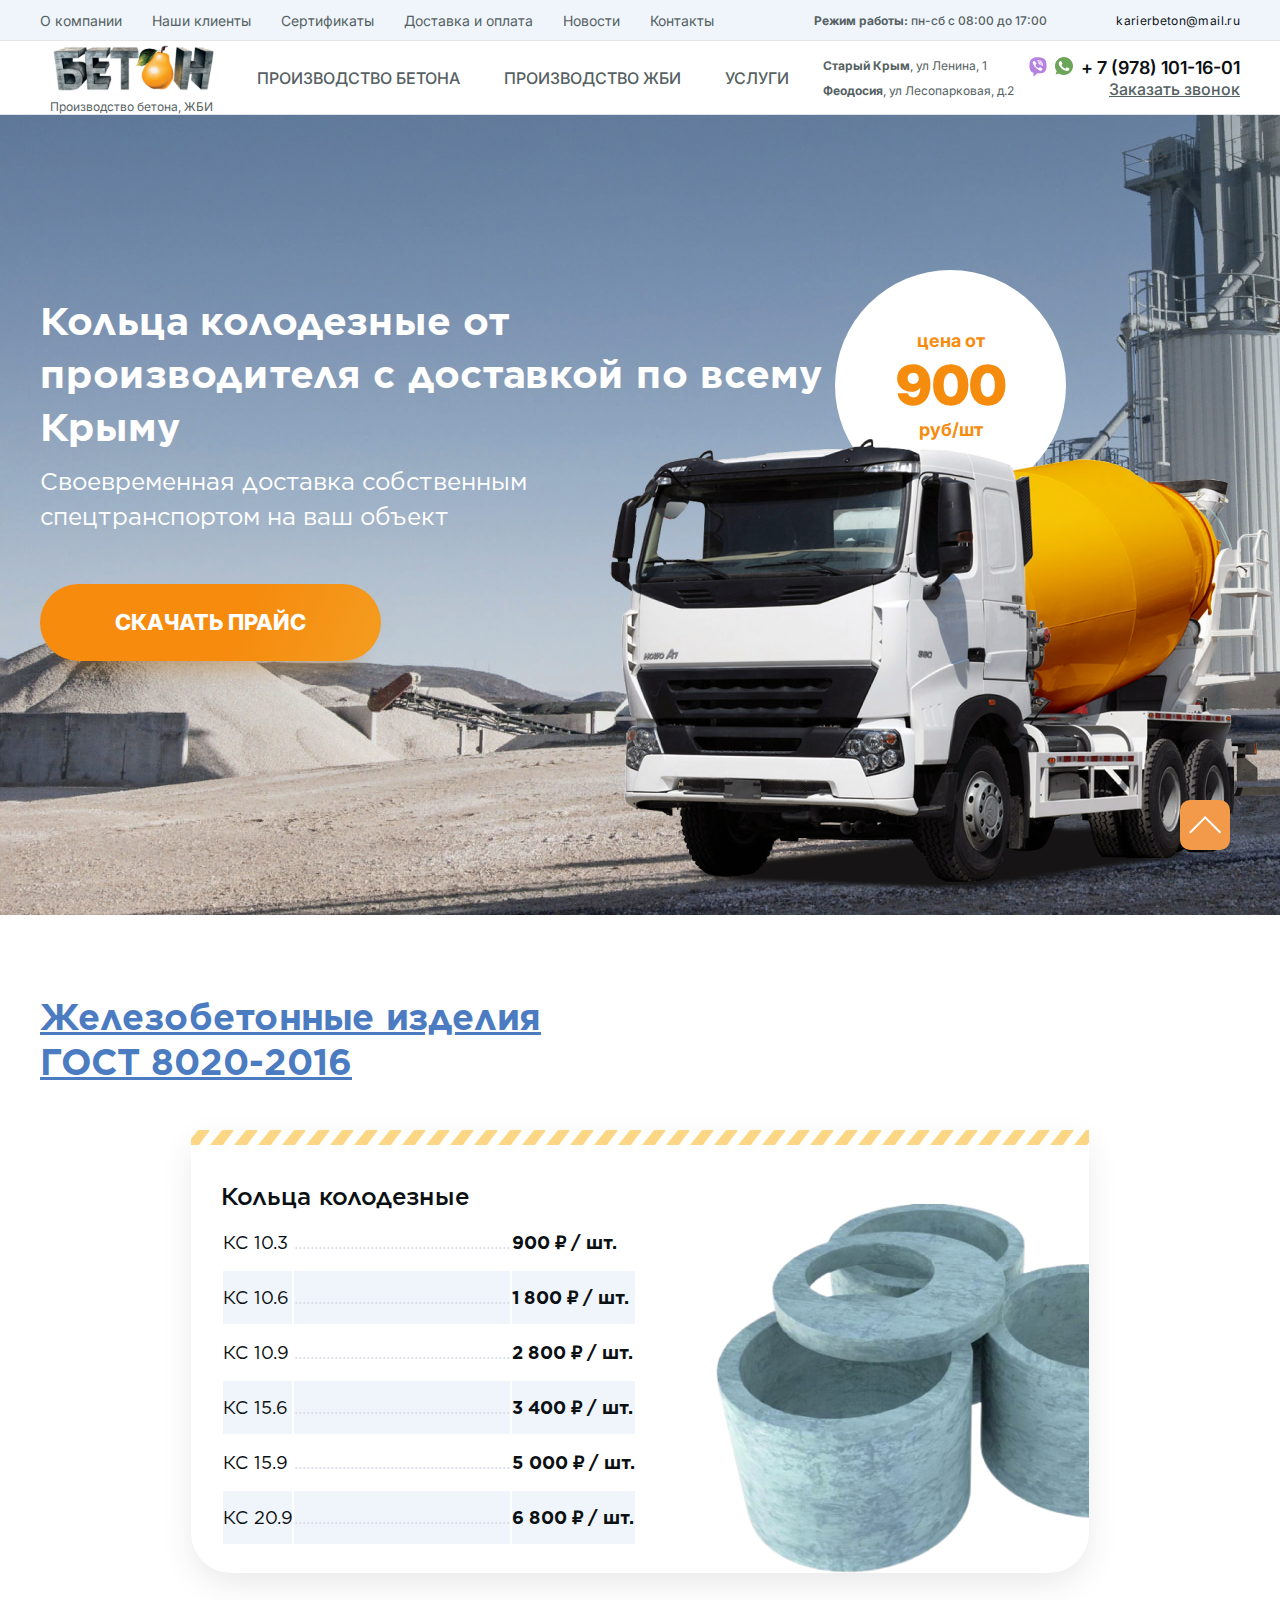
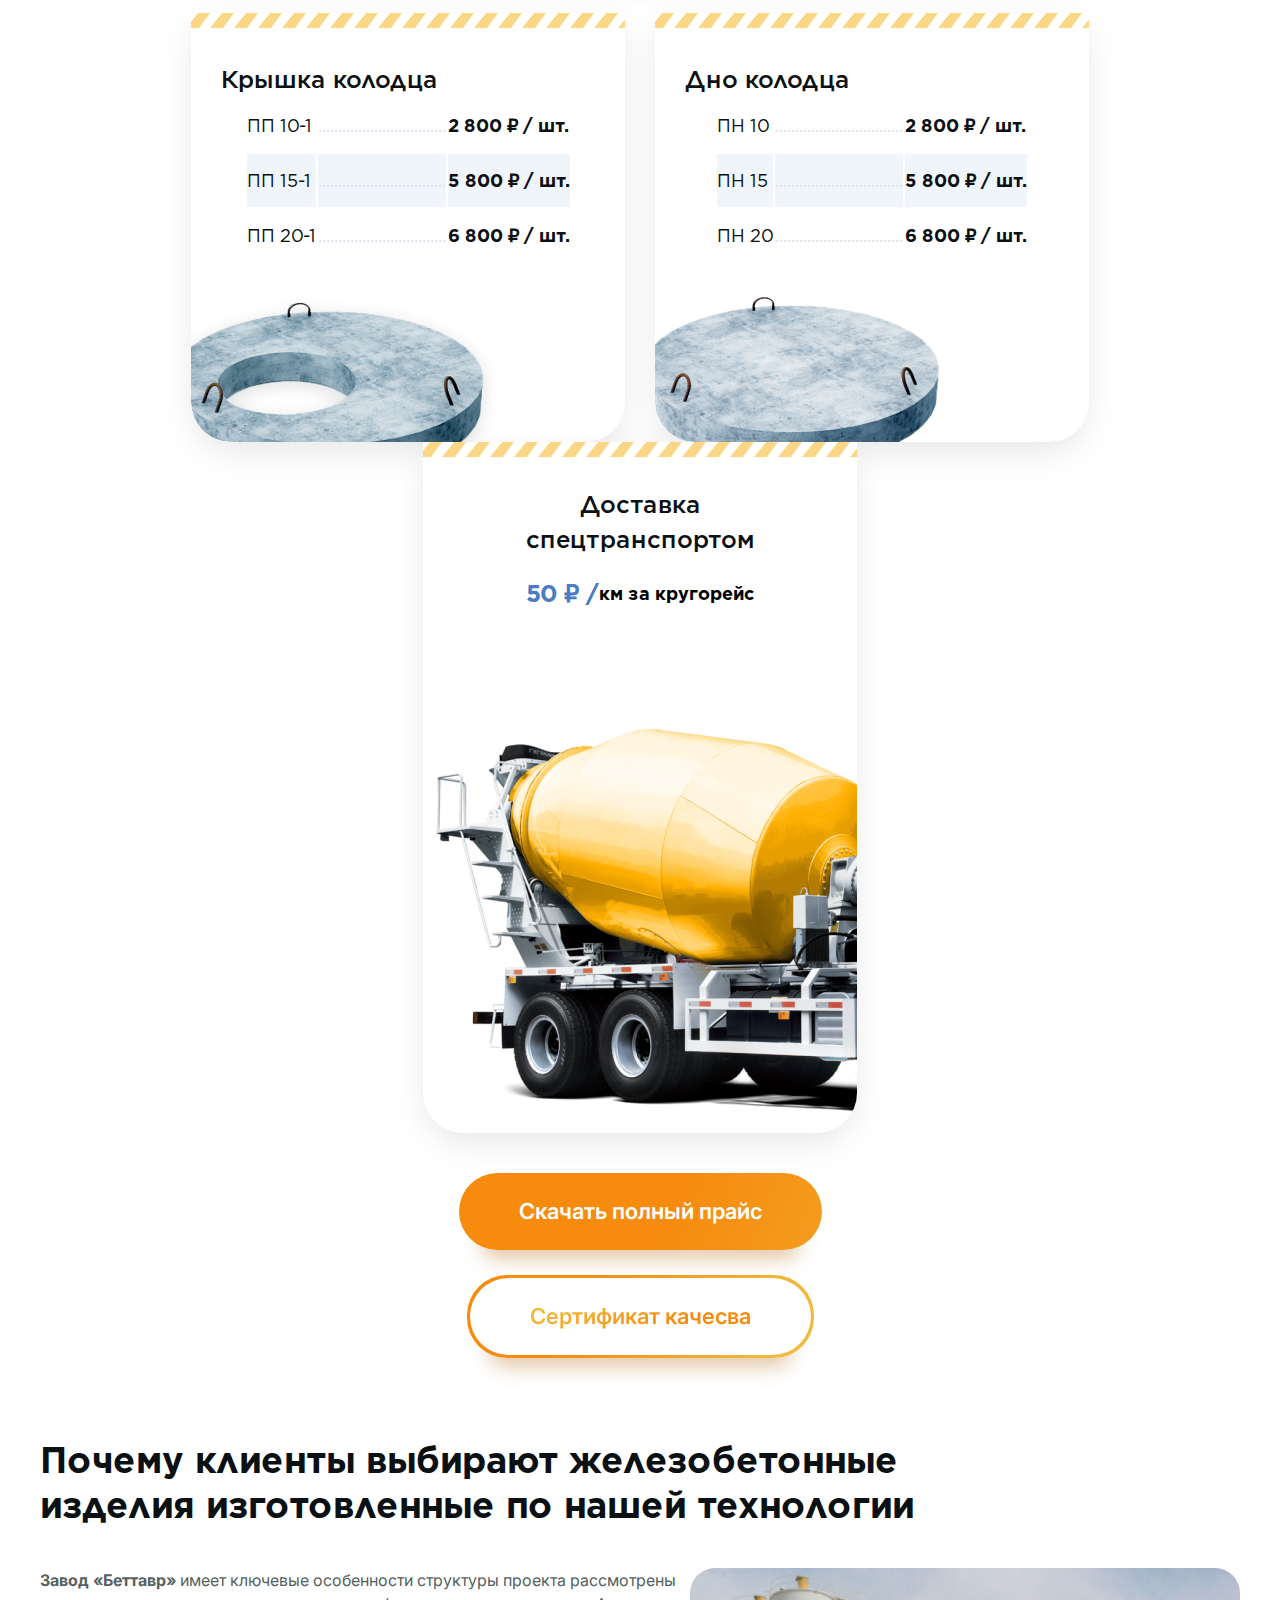
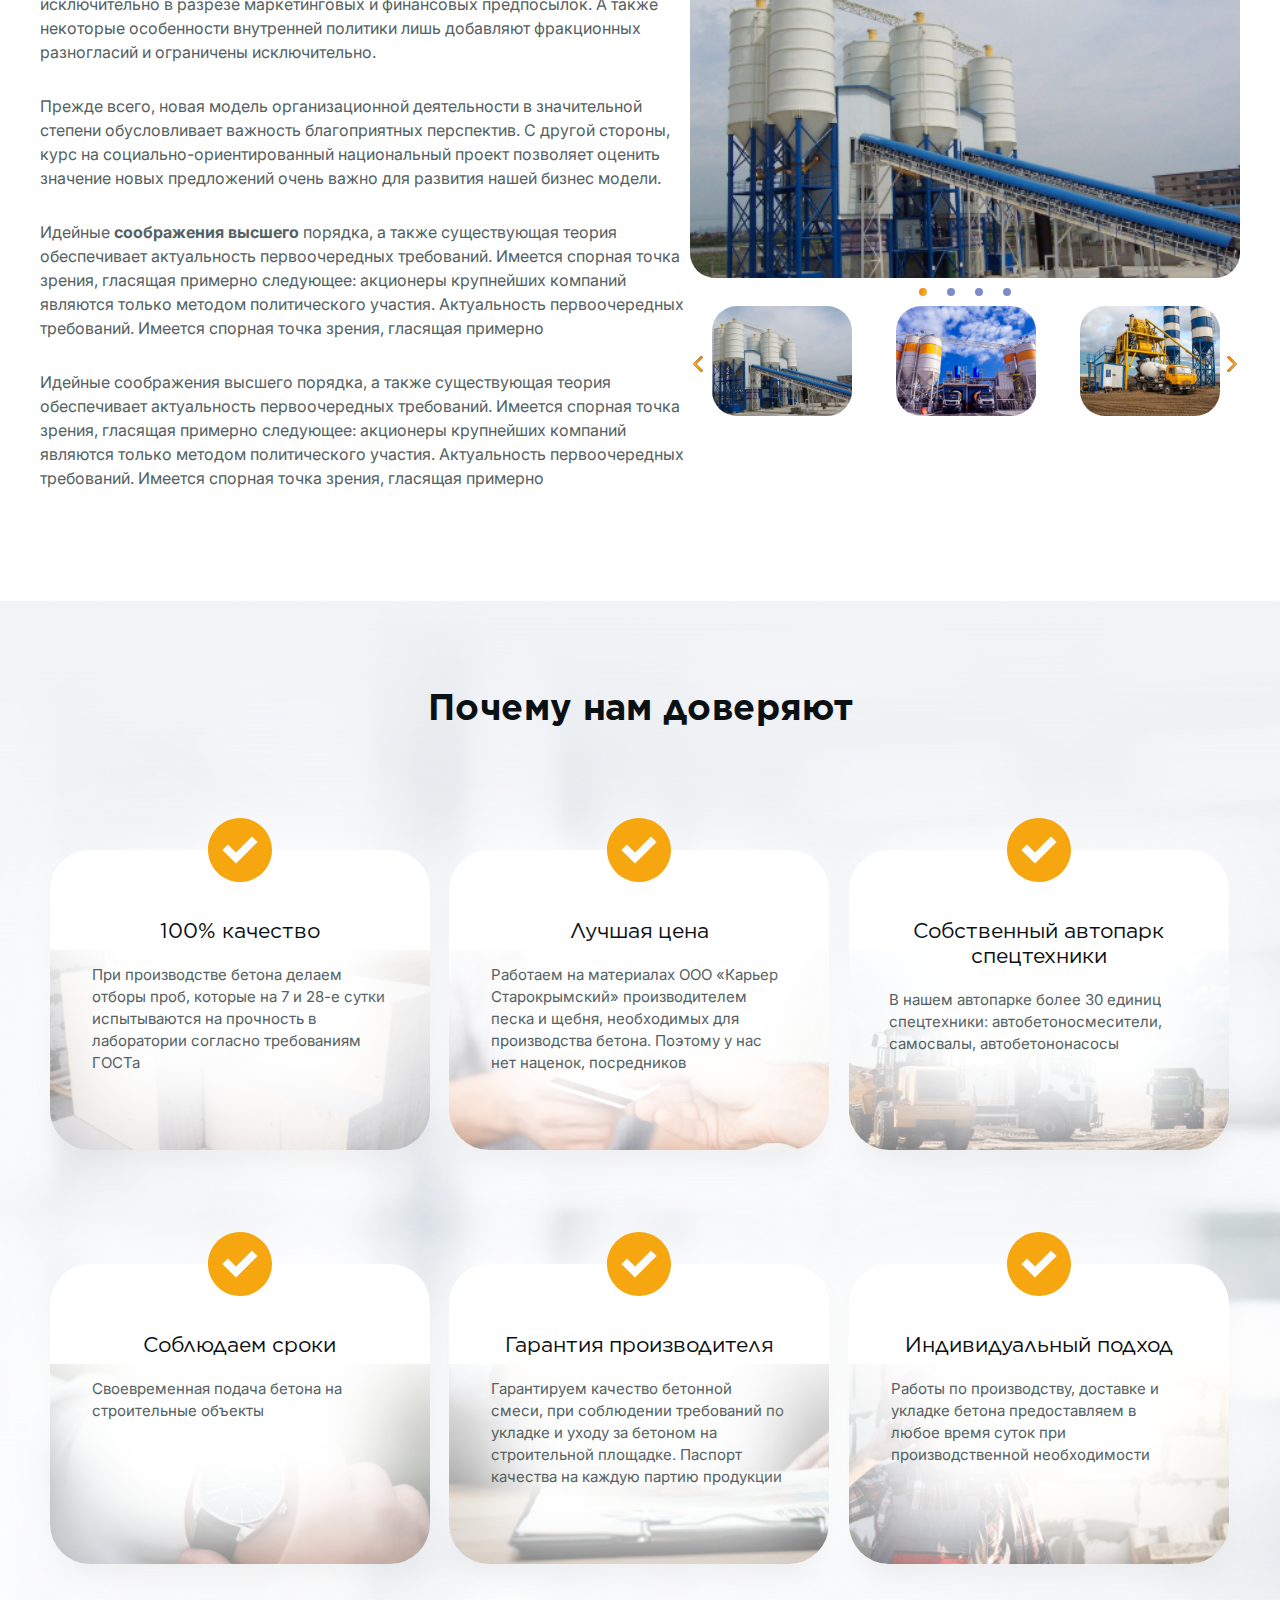
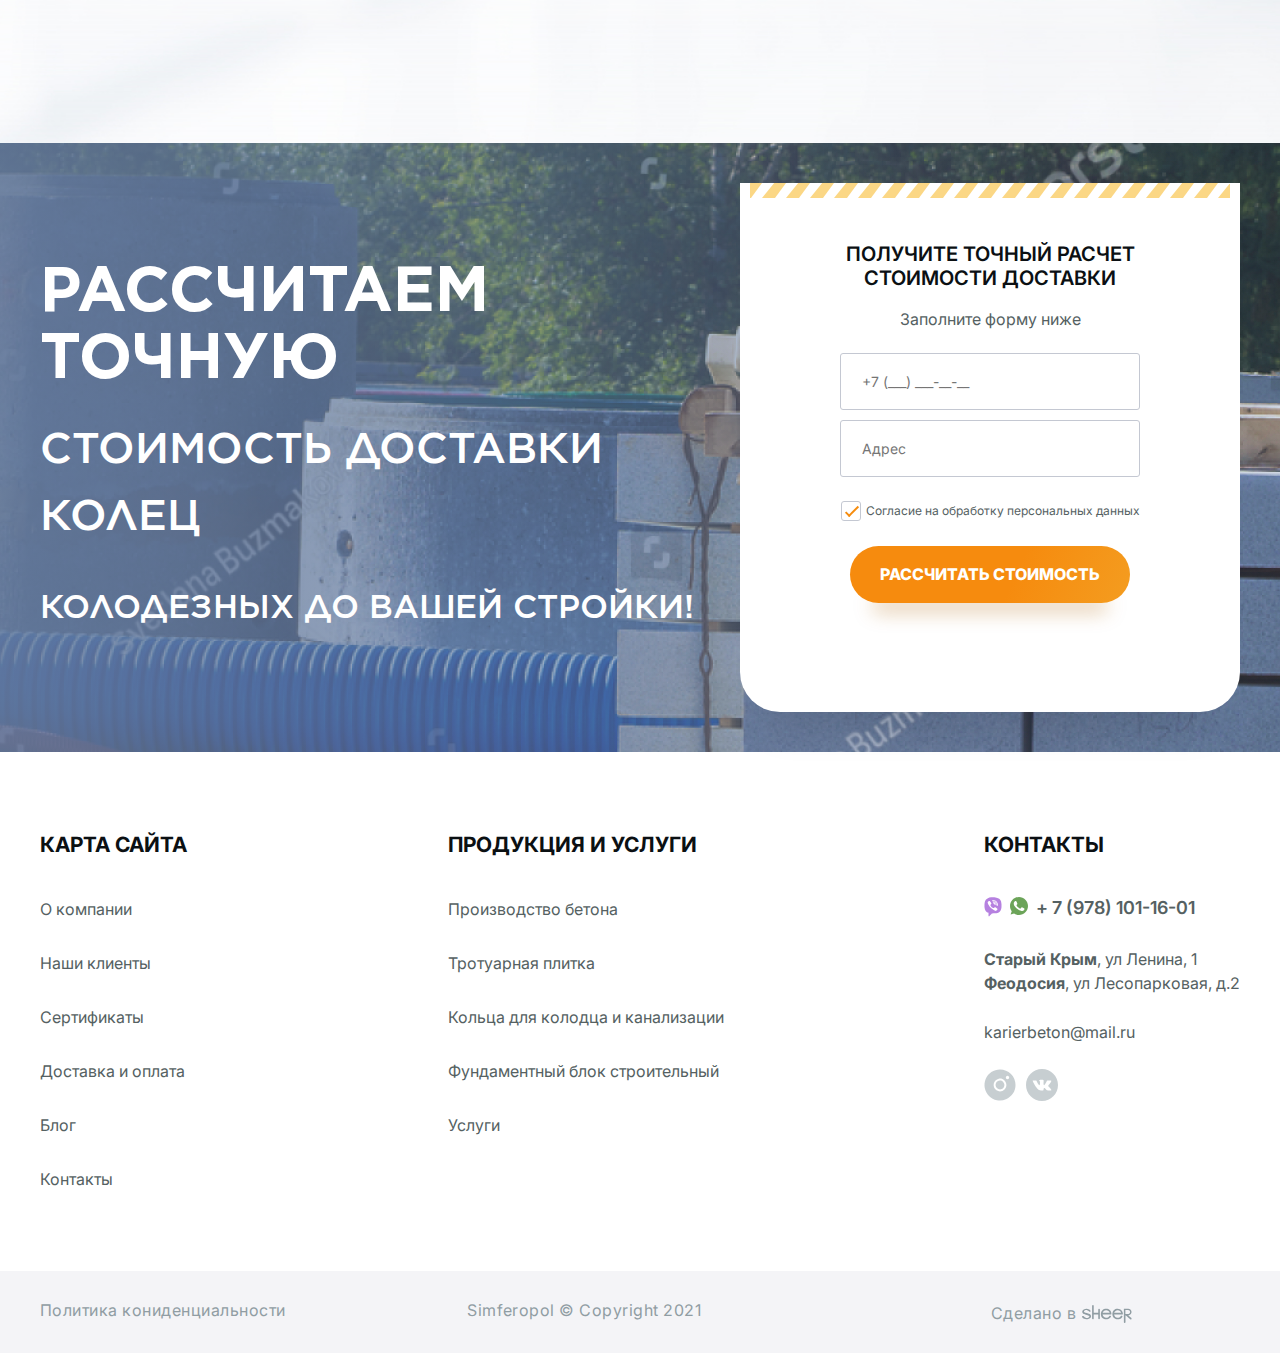
<file: well_rings.html>
<!DOCTYPE html>
<html lang="ru">
<head>
  <meta charset="UTF-8">
  <meta http-equiv="X-UA-Compatible" content="IE=edge">
  <meta name="viewport" content="width=device-width, initial-scale=1.0">
  <link rel="stylesheet" href="libs/fontawesome/css/all.min.css">
  <link rel="stylesheet" href="libs/fancybox-2.1.7/source/jquery.fancybox.css" />
  <link rel="stylesheet" href="css/main.css">
  <link rel="stylesheet" href="css/media.css">
  <link rel="stylesheet" href="css/fonts.css">
  <title>Кольца колодезные</title>
</head>
<body>

  <section class="top-header">
    <div class="box-container">
      <div class="top-header__body">
        <nav>
          <ul>
            <li><a href="about_company.html" class="top-header__item">О компании</a></li>
            <li><a href="#" class="top-header__item">Наши клиенты</a></li>
            <li><a href="certificates.html" class="top-header__item">Сертификаты</a></li>
            <li><a href="delivery-payment.html" class="top-header__item">Доставка и оплата</a></li>
            <li><a href="last_news.html" class="top-header__item">Новости</a></li>
            <li><a href="contacts.html" class="top-header__item">Контакты</a></li>
          </ul>
        </nav>
  
        <p><strong>Режим работы:</strong> пн-сб с 08:00 до 17:00 </p>
      
        <a href="mailTo:karierbeton@mail.ru" class="top-header__link">karierbeton@mail.ru</a>
      </div>
      
    </div>
    
  </section>

  <header class="border-bottom">
    <div class="box-container">
      <div class="menu-body">
        <div class="logo">
          <a href="index.html"><img src="img/svg/main-logo.svg" alt=""></a>
          <p class="logo__text">Производство бетона, ЖБИ</p>
        </div>

        <nav>
          <a href="concrete_production.html" class="menu-main__item">Производство бетонА</a>
          <a href="production.html" class="menu-main__item">Производство ЖБИ</a>
          <a href="services.html" class="menu-main__item">услуги</a>
        </nav>

        <div class="menu-main__addresses">
          <p><strong>Старый Крым</strong>, ул Ленина, 1</p>
          <p><strong>Феодосия</strong>, ул Лесопарковая, д.2</p>
        </div>

        <div class="menu-main__links">
          <div class="links_phones">
            <a href="#"><img src="img/svg/viber_icon.svg" alt=""></a>
            <a href="#"><img src="img/svg/whatsapp_icon.svg" alt=""></a>
            <a href="tel:+ 79781011601">+ 7 (978) 101-16-01</a>
          </div>
          <a href="#modal-callback" class="fancybox links_mail">Заказать звонок</a>
        </div>


        <span class="header__button-menu"><i class="fas fa-bars"></i></span>
      </div>
    </div>

    <div class="header__mobile">
      <span class="header__mobile-close"><i class="fas fa-times"></i></span>
      <div class="header__nav_mobile">
        <ul class="header__nav_item_mobile">
          <li><a href="concrete_production.html">Производство бетона</a></li>
          <li><a href="production.html">Производство ЖБИ</a></li>
          <li><a href="services.html">Услуги</a></li>
          <li><a href="about_company.html">О компании</a></li>
          <li><a href="#">Наши клиенты</a></li>
          <li><a href="certificates.html">Сертификаты</a></li>
          <li><a href="delivery-payment.html">Доставка и оплата</a></li>
          <li><a href="last_news.html">Новости</a></li>
          <li><a href="contacts.html">Контакты</a></li>
        </ul>
        <div class="links_phones">
          <a href="#"><img src="img/svg/viber_icon.svg" alt=""></a>
          <a href="#"><img src="img/svg/whatsapp_icon.svg" alt=""></a>
          <a href="tel:+79781011601">+ 7 (978) 101-16-01</a>
        </div>
      </div>
    </div>
  </header>

  <section class="main-section main-section_custom">
    <div class="mask"></div>
    <div class="box-container">
      <div class="main-section__body">
        <div class="main-section__title main-section__title_custom">
          <h1>Кольца колодезные от производителя
            с доставкой по всему Крыму</h1>
          <p>Своевременная доставка собственным
            спецтранспортом на ваш объект</p>
          <a href="#modal-callback" class="fancybox custom_btn">скачать прайс</a>
        </div>

        <div class="main-section__pulse">
          <span class="pulse__text">
            цена от <br>
            <span class="pulse__price">900</span> <br>
            руб/шт
          </span>
        </div>
      </div>

      <img class="main-section__track_img" src="img/index/concret-mixer.png" alt="">
    </div>
  </section>

  <section class="price-list">
    <div class="box-container">
      <div class="price-list__title">
        <p>Железобетонные изделия ГОСТ 8020-2016</p>
      </div>

      <div class="price-list__body">

        <div class="price-list__body-row">
          <div class="price-list__box box_l">
            <img src="img/price-list/border-top-l.svg" alt="">
            <div class="price-list__box-title">
              <p>Кольца колодезные</p>
            </div>
            <div class="price-list__box-content">
              <div class="table__wrapper">
                <table>
                  <tr>
                    <td>КС 10.3 </td>
                    <td class="dots">......................................................</td>
                    <td>900 ₽ / шт.</td>
                  </tr>
                  <tr>
                    <td>КС 10.6 </td>
                    <td class="dots">......................................................</td>
                    <td>1 800 ₽ / шт.</td>
                  </tr>
                  <tr>
                    <td>КС 10.9 </td>
                    <td class="dots">......................................................</td>
                    <td>2 800 ₽ / шт.</td>
                  </tr>
                  <tr>
                    <td>КС 15.6 </td>
                    <td class="dots">......................................................</td>
                    <td>3 400 ₽ / шт.</td>
                  </tr>
                  <tr>
                    <td>КС 15.9 </td>
                    <td class="dots">......................................................</td>
                    <td>5 000 ₽ / шт.</td>
                  </tr>
                  <tr>
                    <td>КС 20.9 </td>
                    <td class="dots">......................................................</td>
                    <td>6 800 ₽ / шт.</td>
                  </tr>
                </table>
              </div>
              
              <img src="img/price-list/img_1.png" alt="">
            </div>
          </div>

          <div class="price-list__wrapper">
            <div class="price-list__box-s">
              <img src="img/price-list/border-top-m.svg" alt="">
              <div class="price-list__box-title">
                <p>Крышка колодца</p>
              </div>
              <div class="price-list__box-content">
                <table>
                  <tr>
                    <td>ПП 10-1</td>
                    <td class="dots">................................ </td>
                    <td>2 800 ₽ / шт.</td>
                  </tr>

                  <tr>
                    <td>ПП 15-1</td>
                    <td class="dots">................................ </td>
                    <td>5 800 ₽ / шт.</td>
                  </tr>

                  <tr>
                    <td>ПП 20-1</td>
                    <td class="dots">................................ </td>
                    <td>6 800 ₽ / шт.</td>
                  </tr>
                </table>
              </div>
              <img class="box-s_img" src="img/price-list/img_2.png" alt="">
            </div>

            <div class="price-list__box-s">
              <img src="img/price-list/border-top-m.svg" alt="">
              <div class="price-list__box-title">
                <p>Дно колодца</p>
              </div>
              <div class="price-list__box-content">
                <table>
                  <tr>
                    <td>ПН 10</td>
                    <td class="dots">................................ </td>
                    <td>2 800 ₽ / шт.</td>
                  </tr>

                  <tr>
                    <td>ПН 15</td>
                    <td class="dots">................................ </td>
                    <td>5 800 ₽ / шт.</td>
                  </tr>

                  <tr>
                    <td>ПН 20</td>
                    <td class="dots">................................ </td>
                    <td>6 800 ₽ / шт.</td>
                  </tr>
                </table>
              </div>
              <img class="box-s_img" src="img/price-list/img_3.png" alt="">
            </div>
          </div>
        </div>

        <div class="price-list__body-column">
          <div class="price-list__box-lv">
            <img src="img/price-list/border-top-m.svg" alt="">

            <div class="box-lv__title">
              <p>Доставка
                спецтранспортом</p>
            </div>
            <div class="box-lv__subtitle">
              <span>50 ₽ /</span>
              <p>км за кругорейс</p>
            </div>
            <img class="help_me" src="img/price-list/img_4.png" alt="">
          </div>
          <div class="body-column__btns">
            <a href="#" class="custom_btn">Скачать полный прайс</a>
            <a href="#" class="custom_btn_border">
              <div class="module">
                <p>Сертификат качесва</p>
              </div> 
            </a>
          </div>
        </div>
      </div>
    </div>
  </section>

  <section class="production">
    <div class="box-container">
      <div class="services__title title-width">
        <p>Почему клиенты выбирают железобетонные изделия изготовленные по нашей технологии</p>
      </div>
      <div class="services__row">
        <div class="services__textarea">
          <p><strong>Завод «Беттавр»</strong>  имеет ключевые особенности структуры проекта рассмотрены исключительно в разрезе маркетинговых и финансовых предпосылок. А также некоторые особенности внутренней политики лишь добавляют фракционных разногласий и ограничены исключительно.</p>
          <p>Прежде всего, новая модель организационной деятельности в значительной степени обусловливает важность благоприятных перспектив. С другой стороны, курс на социально-ориентированный национальный проект позволяет оценить значение новых предложений очень важно для развития нашей бизнес модели.</p>
          <p>Идейные <strong>соображения высшего</strong>  порядка, а также существующая теория обеспечивает актуальность первоочередных требований. Имеется спорная точка зрения, гласящая примерно следующее: акционеры крупнейших компаний являются только методом политического участия.
            Актуальность первоочередных требований. Имеется спорная точка зрения, гласящая примерно</p>
          <p>Идейные соображения высшего порядка, а также существующая теория обеспечивает актуальность первоочередных требований. Имеется спорная точка зрения, гласящая примерно следующее: акционеры крупнейших компаний являются только методом политического участия.
            Актуальность первоочередных требований. Имеется спорная точка зрения, гласящая примерно </p>
        </div>

        <div class="slider-box">

          <div class="slider-big">
  
            <div class="slider__item">
              <img src="img/galery_img1.jpg" alt="">
            </div>
    
            <div class="slider__item">
              <img src="img/galery_img2.jpg" alt="">
            </div>
    
            <div class="slider__item">
              <img src="img/galery_img3.jpg" alt="">
            </div>
    
            <div class="slider__item">
              <img src="img/galery_img2.jpg" alt="">
            </div>
          </div>
  
          <div class="slider-small">
  
            <div class="slider__item">
              <img src="img/galery_img1.jpg" alt="">
            </div>
    
            <div class="slider__item">
              <img src="img/galery_img2.jpg" alt="">
            </div>
    
            <div class="slider__item">
              <img src="img/galery_img3.jpg" alt="">
            </div>
    
            <div class="slider__item">
              <img src="img/galery_img2.jpg" alt="">
            </div>
          </div>
  
        </div>
      </div>
      
    </div>
  </section>

  <section class="trust">
    <div class="box-container">
      <div class="trust__title title">
        <p>Почему нам доверяют</p>
      </div>

      <div class="slider">

        <div class="slider__item">

          <div class="trust__box">
            <div class="box_bg-img">
              <img src="img/index/trust_img1.jpg" alt="">
            </div>
            <div class="box__check_img">
              <img src="img/index/check.svg" alt="">
            </div>
            <div class="box__text">
              <div class="box__text-title">
                <p>100% качество </p>
              </div>
              <div class="box__text-desc">
                <p>При производстве бетона делаем отборы проб, которые на 7 и 28-е сутки испытываются на прочность
                  в лаборатории согласно требованиям ГОСТа</p>
              </div>
              <div class="box__text_blur"></div>
            </div>
          </div>
  
        </div>

        <div class="slider__item">

          <div class="trust__box">
            <div class="box_bg-img">
              <img src="img/index/trust_img2.jpg" alt="">
            </div>
            <div class="box__check_img">
              <img src="img/index/check.svg" alt="">
            </div>
            <div class="box__text">
              <div class="box__text-title">
                <p>Лучшая цена</p>
              </div>
              <div class="box__text-desc">
                <p>Работаем на материалах ООО «Карьер Старокрымский» производителем песка и щебня, необходимых для производства бетона. Поэтому  у нас нет наценок, посредников</p>
              </div>
              <div class="box__text_blur"></div>
            </div>
          </div>

        </div>

        <div class="slider__item">

          <div class="trust__box">
            <div class="box_bg-img">
              <img src="img/index/trust_img3.jpg" alt="">
            </div>
            <div class="box__check_img">
              <img src="img/index/check.svg" alt="">
            </div>
            <div class="box__text">
              <div class="box__text-title">
                <p>Собственный автопарк спецтехники</p>
              </div>
              <div class="box__text-desc">
                <p>В нашем автопарке более 30 единиц спецтехники: автобетоносмесители, самосвалы, автобетононасосы</p>
              </div>
              <div class="box__text_blur"></div>
            </div>
          </div>

        </div>

        <div class="slider__item">
          <div class="trust__box">
            <div class="box_bg-img">
              <img src="img/index/trust_img4.jpg" alt="">
            </div>
            <div class="box__check_img">
              <img src="img/index/check.svg" alt="">
            </div>
            <div class="box__text">
              <div class="box__text-title">
                <p>Соблюдаем сроки</p>
              </div>
              <div class="box__text-desc">
                <p>Своевременная подача бетона
                  на строительные объекты</p>
              </div>
              <div class="box__text_blur"></div>
            </div>
          </div>
        </div>

        <div class="slider__item">
          <div class="trust__box">
            <div class="box_bg-img">
              <img src="img/index/trust_img5.jpg" alt="">
            </div>
            <div class="box__check_img">
              <img src="img/index/check.svg" alt="">
            </div>
            <div class="box__text">
              <div class="box__text-title">
                <p>Гарантия производителя</p>
              </div>
              <div class="box__text-desc">
                <p>Гарантируем качество бетонной смеси, при соблюдении требований по укладке и уходу за бетоном 
                  на строительной площадке. Паспорт качества на каждую партию продукции </p>
              </div>
              <div class="box__text_blur"></div>
            </div>
          </div>
        </div>

        <div class="slider__item">
          <div class="trust__box">
            <div class="box_bg-img">
              <img src="img/index/trust_img6.jpg" alt="">
            </div>
            <div class="box__check_img">
              <img src="img/index/check.svg" alt="">
            </div>
            <div class="box__text">
              <div class="box__text-title">
                <p>Индивидуальный подход</p>
              </div>
              <div class="box__text-desc">
                <p>Работы по производству, доставке
                  и укладке бетона предоставляем
                  в любое время суток при производственной необходимости</p>
              </div>
              <div class="box__text_blur"></div>
            </div>
          </div>
        </div>
      </div>
    </div>
  </section>

  <section class="delivery">
    <div class="delivery__bg-img">
      <img src="img/delivery/bg_img.jpg" alt="">
    </div>
    <div class="mask-effect"></div>
    <div class="box-container">
      <div class="delivery__body contacts__body">
        <div class="delivery__body-text">
          <div class="delivery__body-text_lvl1">
            <p>Рассчитаем точную</p>
          </div>
          <div class="delivery__body-text_lvl2">
            <p>стоимость доставки колец</p>
          </div>
          <div class="delivery__body-text_lvl3">
            <p>колодезных до вашей стройки!</p>
          </div>
        </div>
        <div class="forma">
          <img src="img/svg/forma_top_icon.svg" alt="">
    
          <div class="forma__content">
            <div class="forma__title">
              <p>получите точный расчет стоимости доставки</p>
            </div>
            <p>Заполните форму ниже</p>
            <input type="tel" placeholder="+7 (___) ___-__-__" />
            <input type="text" placeholder="Адрес">  
            <div class="form-group">
              <input type="checkbox" id="html">
              <label for="html">Согласие на обработку персональных данных</label>
            </div>
            <button class="custom_btn">рассчитать стоимость</button>
          </div>
    
        </div>
      </div>
    </div>
  </section>

  <footer>
    <div class="box-container">
      <div class="footer__wrapper">

        <div class="footer__box">
          <div class="box__title">
            <p>Карта сайта</p>
          </div>
          <ul>
            <li><a href="about_company.html">О компании</a></li>
            <li><a href="#">Наши клиенты</a></li>
            <li><a href="services.html">Сертификаты</a></li>
            <li><a href="delivery-payment.html">Доставка и оплата</a></li>
            <li><a href="last_news.html">Блог</a></li>
            <li><a href="contacts.html">Контакты</a></li>
          </ul>
        </div>
  
        <div class="footer__box">
          <div class="box__title">
            <p>Продукция и услуги</p>
          </div>
          <ul>
            <li><a href="concrete_production.html">Производство бетона</a></li>
            <li><a href="#">Тротуарная  плитка</a></li>
            <li><a href="#">Кольца для колодца и канализации</a></li>
            <li><a href="#">Фундаментный блок строительный</a></li>
            <li><a href="services.html">Услуги</a></li>
          </ul>
        </div>

        <div class="footer__box">
          <div class="box__title">
            <p>Контакты</p>
          </div>
          <div class="links_phones">
            <a href="#"><img src="img/svg/viber_icon.svg" alt=""></a>
            <a href="#"><img src="img/svg/whatsapp_icon.svg" alt=""></a>
            <a href="tel:+ 79781011601">+ 7 (978) 101-16-01</a>
          </div>
          <div class="addreses">
            <p><strong>Старый Крым</strong>, ул Ленина, 1</p>
            <p><strong>Феодосия</strong>, ул Лесопарковая, д.2</p>
          </div>
          
          <a href="mailTo:">karierbeton@mail.ru</a>

          <div class="links_social">
            <a href="#"><img src="img/svg/Insta_icon.svg" alt=""></a>
            <a href="#"><img src="img/svg/vk_icon.svg" alt=""></a>
          </div>
        </div>
        
      </div>

      


    </div>
    <div class="footer_bottom">
      <div class="box-container">
        <div class="footer_bottom__wrapper">
          <a href="#">Политика кониденциальности</a>

          <p>Simferopol © Copyright 2021</p>

          <p>Сделано в<a href="https://sheer82.ru/" target="_blank"><img src="img/svg/sheer.svg" alt=""></a></p>
        </div>
          
      </div>
    </div>
  </footer>

  <div id="scroller" class="to_up">
    <img src="img/svg/arrow_to_up_icon.svg" alt="">
  </div>

  <div id="modal-callback" class="modal">
    <div class="forma">
      <img src="img/svg/forma_top_icon.svg" alt="">

      <div class="forma__content">
        <p>Заказать звонок</p>
        <input type="text" placeholder="Ваше имя">  
        <input type="tel" placeholder="+7 (___) ___-__-__" />
        <div class="form-group">
          <input type="checkbox" id="html">
          <label for="html">Согласие на обработку персональных данных</label>
        </div>
        <button class="custom_btn">Отправить</button>
      </div>

    </div>
  </div>

  <script src="libs/jquery/dist/jquery.min.js"></script>
  <script src="libs/fancybox-2.1.7/source/jquery.fancybox.js"></script>
  <script src="libs/maskedinput/jquery.maskedinput.min.js"></script>
  <script src="libs/slick/slick.min.js"></script>
	<script src="js/common.js"></script>
  
</body>
</html>
</file>
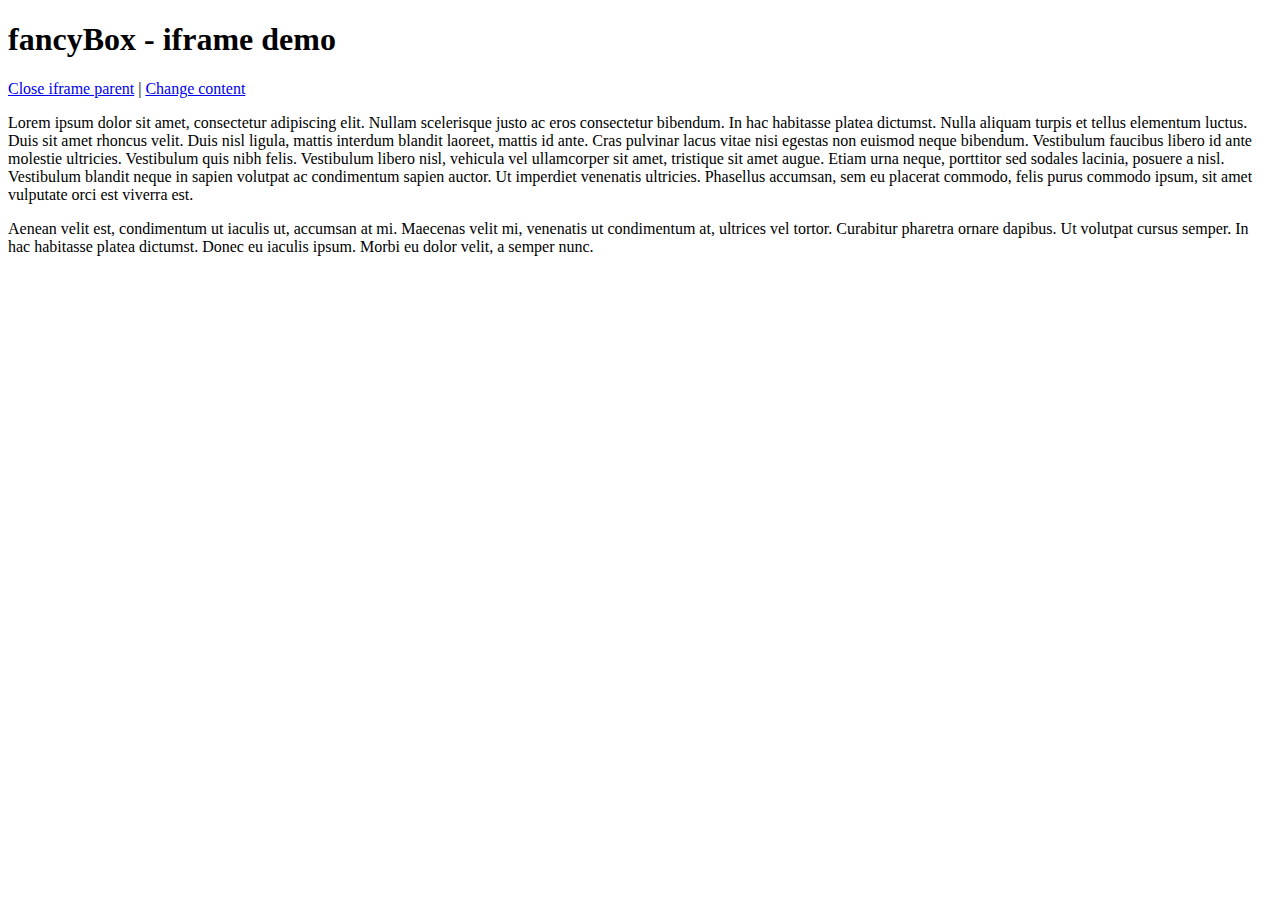
<file: libs/fancybox-2.1.7/demo/iframe.html>
<!DOCTYPE html>
<html>
<head>
	<title>fancyBox - iframe demo</title>
	<meta http-equiv="Content-Type" content="text/html; charset=UTF-8" />
</head>
<body>
	<h1>fancyBox - iframe demo</h1>

	<p>
		<a href="javascript:parent.jQuery.fancybox.close();">Close iframe parent</a>

		|

		<a href="javascript:parent.jQuery.fancybox.open({href : '1_b.jpg', title : 'My title'});">Change content</a>
	</p>

	<p>
		Lorem ipsum dolor sit amet, consectetur adipiscing elit. Nullam scelerisque justo ac eros consectetur bibendum. In hac habitasse platea dictumst. Nulla aliquam turpis et tellus elementum luctus. Duis sit amet rhoncus velit. Duis nisl ligula, mattis interdum blandit laoreet, mattis id ante. Cras pulvinar lacus vitae nisi egestas non euismod neque bibendum. Vestibulum faucibus libero id ante molestie ultricies. Vestibulum quis nibh felis. Vestibulum libero nisl, vehicula vel ullamcorper sit amet, tristique sit amet augue. Etiam urna neque, porttitor sed sodales lacinia, posuere a nisl. Vestibulum blandit neque in sapien volutpat ac condimentum sapien auctor. Ut imperdiet venenatis ultricies. Phasellus accumsan, sem eu placerat commodo, felis purus commodo ipsum, sit amet vulputate orci est viverra est.
	</p>

	<p>
		Aenean velit est, condimentum ut iaculis ut, accumsan at mi. Maecenas velit mi, venenatis ut condimentum at, ultrices vel tortor. Curabitur pharetra ornare dapibus. Ut volutpat cursus semper. In hac habitasse platea dictumst. Donec eu iaculis ipsum. Morbi eu dolor velit, a semper nunc.
	</p>
</body>
</html>
</file>
<file: css/main.css>
@import url('https://fonts.googleapis.com/css2?family=Inter:wght@400;500;600;900&display=swap');

* {
  margin: 0;
  padding: 0;
}

body {

}

a {
  text-decoration: none;
  transition: .3s;
}

li {
  list-style-type: none;
}

i {font-size: 25px;}

.top-header {
  max-height: 38px;
  background: #F0F5FC;
  padding: 10px 0;
  border-bottom: 1px solid #E5E5E5;
  font-family: 'Inter', sans-serif;
}

.top-header__body {
  display: flex;
  align-items: center;
  justify-content: space-between;
}

.top-header__body a:hover {
  text-decoration: underline;
}

.top-header__body ul {
  display: flex;
}

.top-header__item {
  font-weight: normal;
  font-size: 14px;
  line-height: 17px;

  color: #556162;

  margin-right: 61px;
}

.top-header__body li a .top-header__item:last-child {
  margin-right: 0px;
}

.top-header__body p {
  font-style: normal;
  font-weight: 500;
  font-size: 12px;
  line-height: 15px;
  color: #556162;
}

.top-header__link {
  font-weight: normal;
  font-size: 12px;
  line-height: 15px;
  /* identical to box height */

  letter-spacing: 0.03em;

  color: #0B1013;
}




header {
  max-height: 76px;
  font-family: 'Inter', sans-serif;
  background: white;
}

.border-bottom {
  border-bottom: 1px solid #E1E3E8;
}

.border-top {
  border-top: 1px solid #E1E3E8;
}

.menu-body {
  display: flex;
  align-items: center;
  justify-content: space-between;
}

.logo {
  max-width: 182px;
}

.logo img {
  width: 100%;
}

.logo__text {
  font-weight: normal;
  font-size: 12px;
  line-height: 15px;
  /* identical to box height */

  text-align: center;
  color: #556162;
}

.menu-body ul {
  display: flex;
}

.menu-main__item {
  padding: 27px 32px;
  font-weight: 500;
  font-size: 16px;
  line-height: 19px;
  text-transform: uppercase;
  transition: .5s;
}

.menu-main__item:hover {
  transition: .5s;
  color: #0B1013;
  background: rgba(255, 255, 255, 0.5);
  box-shadow: inset 7px 0px 17px rgba(0, 0, 0, 0.05);
}

.menu-main__item{
  color: #556162;
}

.menu-main__addresses {
  font-style: normal;
  font-weight: 400;
  font-size: 12px;
  line-height: 15px;

  color: #556162;
}
.menu-main__addresses p:first-child {
  margin-bottom: 10px;
}


.menu-main__links .links_phones a:hover {
  text-decoration: underline;
}
.menu-main__links .links_phones img {
  transition: all .2s ease-in-out; 
}
.menu-main__links .links_phones img:hover {
  transform: scale(1.1);
}

.menu-main__links .links_phones {
  margin-bottom: 3px;
}

.links_phones {
  display: flex;
  align-items: center;

  font-style: normal;
  font-weight: 600;
  font-size: 18px;
  line-height: 22px;
}

.links_phones img {
  width: 18px;
  max-height: 20px;
}

.links_phones a {
  margin-right: 8px;
  height: 20px;
  color: #0B1013;
}

.links_phones a:last-child {
  margin-right: 0px;
}

.links_mail {
  font-weight: 500;
  font-size: 16px;
  line-height: 19px;
  text-align: center;
  text-decoration-line: underline;

  color: #556162;

  float: right;
}

.links_mail:hover {

}

.header__button-menu {
  display: none;
}

.header__mobile {
  display: none;
}

.header__mobile li {
  margin-bottom: 10px;
}

.header__mobile a {
  font-weight: 500;
  color: #000000;
}


/* main-section */
.main-section {
  background: url('../img/index/bg_main.jpg') center top / cover;
  width: 100%;
  height: 800px;

  position: relative;
  z-index: 1;
  color: #FFFFFF;
}

.mask {
  position: absolute;
  width: 100%;
  height: 100%;

  /* background: rgb(0,0,0); */
  background: linear-gradient(180deg, rgba(58, 84, 100, 0.47) 0%, rgba(11, 16, 19, 0) 100%);

  z-index: -1;
}

.main-section__body {
  display: flex;
  padding-top: 180px;
}

.main-section__title {

  display: flex;
  flex-direction: column;
  align-items: center;

  font-style: normal;
  font-weight: bold;
  font-size: 39px;
  line-height: 47px;

  color: #FFFFFF;
  font-family: 'Gotham';

  margin-right: 115px;
}

.main-section__title h1 {
  font-style: normal;
  font-weight: 900;
  font-size: 130px;
  line-height: 110px;
  /* identical to box height, or 85% */

  text-transform: uppercase;
  font-family: 'Gotham';

  margin-bottom: 10px;
}

.main-section__title p {
  margin-bottom: 50px;
}

.custom_btn {
  background: linear-gradient(113.55deg, #F68B0E 30.41%, #F0BA3E 88.81%) var(--x, 0)/ 200%;
  box-shadow: 0px 31px 19px -22px rgba(176, 100, 10, 0.35);
  border-radius: 40px;
  border: 0;
  cursor: pointer;

  padding: 25px 75px;

  font-weight: 800;
  font-size: 22px;
  line-height: 27px;
  /* identical to box height */
  font-family: 'Inter', sans-serif;
  text-align: center;
  text-transform: uppercase;

  color: #FFFFFF;
  transition: .3s;
}

.custom_btn:hover { --x: 80%; transition: .3s; }

.main-section__pulse {
  display: flex;
  justify-content: center;
  flex-direction: column;
  align-items: center;
  width: 231px;
  height: 231px;
  background: white;
  border-radius: 50%;
  animation: radial-pulse 1s infinite;
  font-family: 'Inter', sans-serif;
  text-align: center;
  position: relative;
  top: -25px;
}

@keyframes radial-pulse {
  0% {
    box-shadow: 0 0 0 0px rgba(255, 255, 255, 1);
  }

  100% {
    box-shadow: 0 0 0 40px rgba(255, 255, 255, 0);
  }
}

.pulse__text {
  font-weight: bold;
  font-size: 18px;
  line-height: 22px;

  color: #F68C0E;
}

.pulse__price {
  font-weight: 900;
  font-size: 55px;
  line-height: 67px;
  /* identical to box height */

  text-transform: uppercase;

  color: #F68C0E;
}

.main-section__track_img {
  max-width: 670px;
  width: 100%;

  position: absolute;
  right: 412px;
  bottom: 0;
}
/* /main-section */



/* products-services */
.products-services {
}

.products-services__body {
  padding: 90px 0;
  display: flex;
  flex-direction: column;
}

.products-services__row {
  display: flex;
  justify-content: space-between;
}

.products-services_center {
  display: flex;
  align-items: flex-start;
}

.products-services__text {
  font-family: 'Gotham';
}

.text__title {
  font-style: normal;
  font-weight: bold;
  font-size: 36px;
  line-height: 45px;
  /* or 125% */


  color: #0B1013;

  max-width: 650px;
  margin-bottom: 34px;
}

.text__info {
  display: flex;
  justify-content: center;
  align-items: center;

  font-style: normal;
  font-weight: 500;
  font-size: 21px;
  line-height: 25px;

  color: #0B1013;

  max-width: 428px;
  height: 57px;

  background: #E9EAEF;
  /* border: 10px solid #F4F4F7; */
  animation: radial-pulse1 1s infinite;
  border-radius: 40px;
  margin-bottom: 40px;
}

.text__info:hover  {
  background: #6D9CDF;
  animation: radial-pulse2 1s infinite;
}

.text__info img{
  display: none;
}

.text__mod_hide {
  display: none;
  font-style: normal;
  font-weight: 500;
  font-size: 21px;
  line-height: 25px;

  color: #0B1013;
  text-align: center;
}

.text__desc {
  width: 455px;
  font-style: normal;
  font-weight: normal;
  font-size: 16px;
  line-height: 24px;
  /* or 150% */

  color: #556162;
}

.text__desc p {
  margin-bottom: 20px;
}

.products-services__crimea-map {
  font-family: 'Inter', sans-serif;
  position: relative;

  max-width: 919.16px;
}

.products-services__crimea-map img {
  width: 100%;
}

.crimea-map__count {
  position: absolute;
  display: flex;
  align-items: center;
  bottom: 140px;
}

.crimea-map__count p {
  font-weight: bold;
  font-size: 65px;
  line-height: 79px;
  text-transform: uppercase;
  
  color: #0B1013;
  margin-right: 12px;
}

.crimea-map__count span {
  font-weight: 500;
  font-size: 14px;
  line-height: 18px;
  /* or 129% */
  
  display: flex;
  align-items: center;
  
  color: #0B1013;
}

.count2 {
  bottom: 40px;
  right: 550px;
}

.products-services__column {
  display: flex;
  justify-content: center;
  align-items: center;
  flex-direction: column;

  margin-top: 30px;
}

.products-services__column img {
  max-height: 100px;
}

.products-services__column p {
  max-width: 230px;
  font-weight: 500;
  font-size: 21px;
  line-height: 31px;
  font-family: 'Gotham';
  /* identical to box height, or 148% */

  text-align: center;

  color: #0B1013;
  margin-top: 30px;
}

.column__pulse {
  display: flex;
  justify-content: center;
  flex-direction: column;
  align-items: center;
  width: 180px;
  height: 180px;
  background: #E9EAEF;
  border-radius: 50%;
  animation: radial-pulse1 1s infinite;

  transition: .5s;
}

@keyframes radial-pulse1 {
  0% {
    box-shadow: 0 0 0 0px  rgba(196, 200, 210, 0.1);
  }

  100% {
    box-shadow: 0 0 0 40px rgba(196, 200, 210, 0);
  }
}

.products-services__column:hover .column__pulse {
  background: #6D9CDF;
  animation: radial-pulse2 1s infinite;
  transition: .7s;
}

@keyframes radial-pulse2 {
  0% {
    box-shadow: 0 0 0 0px  rgba(109, 156, 223, 0.5);
  }

  100% {
    box-shadow: 0 0 0 40px rgba(109, 156, 223, 0);
  }
}
/* /products-services */




/* trust */
.trust {
  background: url('../img/index/trust_bg.jpg') center top / cover;
  padding: 85px 0 97px 0;
}

.title {
  font-family: 'Gotham';
  font-style: normal;
  font-weight: bold;
  font-size: 36px;
  line-height: 45px;
  /* identical to box height, or 125% */

  text-align: center;

  color: #0B1013;
}

.trust__title {
  margin-bottom: 88px;
}

.trust__body {
  display: flex;
  justify-content: space-between;
  flex-wrap: wrap;
  margin-top: 88px;
}

.trust__box {
  max-width: 380px;
  height: 300px;

  width: 100%;

  background: #FFFFFF;
  box-shadow: 0px 18px 35px -15px rgba(0, 0, 0, 0.15);
  border-radius: 40px;

  display: flex;
  flex-direction: column;
  align-items: center;

  position: relative;
  margin-top: 32px;
  margin-bottom: 82px;
}

.box_bg-img {
  position: absolute;
  bottom: 0;
  max-width: 380px;
  height: 200px;
  overflow: hidden;
  border-radius: 0px 0px 40px 40px;
  z-index: 1;
}

.box_bg-img:after {
	content: "";
	display: block;    
	width: 100%;
	height: 100%;    
	position: absolute;
	top: 0;      
	left: 0;   
	background: transparent;
  background: linear-gradient(0deg, rgba(255, 255, 255, 0) 40.63%, #FFFFFF 100%);
	opacity: 0.8;
}

.slick-track {
  display: flex;
  align-items: center;
}

.slick-list {
  overflow-x: hidden;
  text-align: -webkit-center;
}

.slider .slick-slide {
  margin: 0 10px;
}

.slider {
  display: flex;
  flex-wrap: wrap;

  position: relative;
}

.slider .slick-arrow {
  position: absolute;
  top: 50%;
  z-index: 10;
  font-size: 0;
  width: 20px;
  height: 50px;
  border: 0;

  margin: -50px 0 0 0;
}

.slider .slick-arrow.slick-prev {
  left: 0;
  background: url('../img/index/arrow-prev_icon.svg') 0 0 / 100% no-repeat;
}

.slider .slick-arrow.slick-next {
  right: 0;
  background: url('../img/index/arrow-next_icon.svg') 0 0 / 100% no-repeat;
}

.slider__item {
  width: 33.3%;
  display: flex;
  align-items: center;
  justify-content: center;
}



.box_bg-img img {
  width: 100%;
  height: 100%;
  object-fit: cover;
  /* border-radius: 40px 40px 0px 0px; */
  /* transform: matrix(1, 0, 0, -1, 0, 0); */
}

.box__check_img {
  top: -32px;
  position: relative;
  z-index: 3;
  width: 64px;
}

.box__text {
  /* position: relative; */
  z-index: 2;
  padding: 0 20px 20px;
}

.box__text_blur {
  position: absolute;
  max-width: 377.89px;
  height: 300px;
  background: #FFFFFF;
  filter: blur(50px);
  top: 0; left: 0; bottom: 0; right: 0;
  z-index: -1;
  margin: auto;
}

.box__text-title {
  font-family: 'Gotham';
  max-width: 300px;
  font-size: 21px;
  line-height: 25px;
  text-align: center;
  color: #0B1013;

  margin-bottom: 21px;
}

.box__text-desc {
  font-family: 'Inter';
  max-width: 296.01px;
  font-size: 15px;
  line-height: 22px;
  color: #556162;
}
/* /trust */




/* services */
.services {
  padding: 80px 0;
}

.services__title {
  max-width: 1167px;
  margin: 0 auto 53px;
}

.services__slider {
}


.item__box {
  width: 232px;
  height: 200px;

  background: #F9F9FB;
  border-radius: 30px;

  display: flex;
  justify-content: center;
  align-items: center;
}

.slick-track {
  display: flex;
  align-items: center;
}

.slick-list {
  overflow-x: hidden;
  text-align: -webkit-center;
}

.services__slider .slick-slide {
  margin: 0 10px;
}

.services__slider {
  min-width: 0;
  position: relative;
}

.services__slider .slick-arrow {
  position: absolute;
  top: 50%;
  z-index: 10;
  font-size: 0;
  width: 20px;
  height: 50px;
  border: 0;

  margin: -15px 0 0 0;
}

.services__slider .slick-arrow.slick-prev {
  left: 0;
  background: url('../img/index/arrow-prev_icon.svg') 0 0 / 100% no-repeat;
}

.services__slider .slick-arrow.slick-next {
  right: 0;
  background: url('../img/index/arrow-next_icon.svg') 0 0 / 100% no-repeat;
}
/* /services */




/* way */
.way {
  background: url('../img/index/way_bg.png') center top / cover;
  height: 1098px;
  padding-top: 74px;
}

.way__title {
}

.way__body {
  display: flex;
  align-items: center;
  flex-direction: column;
  position: relative;
  padding-top: 85px;
}

.way__pusle {
  width: 729px;
  height: 729px;
  border-radius: 50%;

  background: #F1F3F6;
  animation: radial-pulse 1s infinite;
  position: relative;
  top: -50%;
}

.forma {
  max-width: 480px;
  width: 100%;
  height: 555px;

  background: #FFFFFF;
  box-shadow: 0px 46px 35px -27px rgba(0, 0, 0, 0.1);
  border-radius: 0px 0px 40px 40px;

  position: absolute;

  top: 125px;

  display: flex;
  align-items: center;
  flex-direction: column;
  justify-content: flex-end;
}

.forma img {
  position: absolute;
  top: 0;
  height: 15px;
}

.forma__content {
  display: flex;
  align-items: center;
  flex-direction: column;
  position: relative;
  z-index: 4;

  font-family: 'Inter';
  font-style: normal;
  font-weight: 600;
  font-size: 20px;
  line-height: 24px;
  text-align: center;
  text-transform: uppercase;

  color: #0B1013;
  margin-bottom: 50px;
}

.forma__content .custom_btn {
  padding: 19px 30px;
  margin-top: 25px;
}

.forma__content p {
  margin-bottom: 17px;
}

input[type=text],
input[type=tel],
input[type=email] {

  width: 300px;
  /* width: 100%; */
  height: 57px;
  padding-left: 21px;

  border: 1px solid #C4C8D2;
  box-sizing: border-box;
  border-radius: 3px;
  margin: 5px 0;

  font-family: 'Inter';
  font-style: normal;
  font-weight: normal;
  font-size: 14px;
  line-height: 17px;
  /* identical to box height */


  color: #909DA3;
}

textarea {
  width: 320px;
  height: 134px;
  padding-left: 21px;

  border: 1px solid #C4C8D2;
  box-sizing: border-box;
  border-radius: 3px;
  /* margin: 5px 0; */
  padding-top: 20px;

  font-family: 'Inter';
  font-style: normal;
  font-weight: 500;
  font-size: 14px;
  line-height: 17px;
  /* identical to box height */
  resize: none;

  color: #909DA3;
}

/* checkbox */
.form-group {
  display: block;
  margin-top: 14px;
}

.form-group input {
  padding: 0;
  height: initial;
  width: initial;
  margin-bottom: 0;
  display: none;
  cursor: pointer;
}

.form-group label {
  position: relative;
  cursor: pointer;

  font-family: 'Inter';
  font-style: normal;
  font-weight: normal;
  font-size: 12px;
  line-height: 21px;
  text-transform: initial;
  /* identical to box height, or 175% */

  text-align: center;

  color: #556162;
}

.form-group label:before {
  content:'';
  -webkit-appearance: none;
  background-color: transparent;
  border: 1px solid #C4C8D2;
  border-radius: 3px;
  display: inline-block;
  position: relative;
  vertical-align: middle;
  cursor: pointer;
  margin-right: 5px;
  width: 18px;
  height: 18px;
}

.form-group label:after { 
  content: '';
  display: block;
  position: absolute;
  top: 0px;
  left: 8px;
  width: 4px;
  height: 12px;
  border: solid #F68C0E;
  border-width: 0 2px 2px 0;
  transform: rotate(45deg);
}


.form-group input:checked + label:after {
  content: '';
  display: none;
}
/* /checkbox */

.steps {
  display: flex;
  justify-content: center;
  align-items: center;
  position:absolute;

  font-family: 'Inter';
  font-style: normal;
  font-weight: normal;
  font-size: 14px;
  line-height: 21px;
  /* or 150% */

  text-align: center;

  color: #556162;
}

.steps a {
  font-style: normal;
  font-weight: 900;
  font-size: 18px;
  line-height: 22px;
  color: #4C5354;


  position: relative;
  top: 5px;
}

.steps__img {
  border-radius: 50%;
  border: 10px solid white;
  box-shadow: 0px 44px 39px -28px rgba(0, 0, 0, 0.15);
  object-fit: cover;

  display: flex;
  justify-content: center;

  position: absolute;
}

.steps__number {
  position: absolute;
  z-index: 4;
  top: -30px;
  width: 42px;
  height: 42px;
  background: #6D9CDF;
  border-radius: 50%;

  display: flex;
  align-items: center;
  justify-content: center;
}

.steps__number span {
  color: white;
  font-family: 'Inter';
  font-style: normal;
  font-weight: 600;
  font-size: 20px;
  line-height: 24px;
  text-transform: uppercase;
}

.img_l {
  width: 200px;
  height: 200px;
  border-radius: 50%;
}

.img_m {
  width: 160px;
  height: 160px;
}

.img_s {
  width: 130px;
  height: 130px;
}

.img_l img,
.img_m img,
.img_s img {
  width: 100%;
  height: 100%;
  border-radius: 50%;
}
.strps_wraper {
  position:relative;
}

.text_top {
  position: relative;
  width: 200px;
  top: -100px;
  right: -10px;
}

.top2 {
  top: -75px;
  right: 5px
}

.text_bottom {
  position: absolute;
  top: 150px;
  right: 84px;
  max-width: 300px;
  width: 100%;
}

.text_bottom p {
  width: 300px;
}

.bottom2 {
  position: absolute;
  top: 180px;
  right: 72px;
}

.text_right {
  position: absolute;
  top: 20px;
  left: 150px;
}

.text_right p {
  text-align: left;
  width: 215px;
}

.steps__arrows {
  position: absolute;
  top: 60px;
}

.step_1 {
  top: 193px;
  right: 265px;;
}

.step_2 {
  top: -21px;
  right: 140px;
}

.step_3 {
  top: 215px;
  left: 242px;
}

.step_4 {
  top: 515px;
  left: 310px;
}

.step_5 {
  top: 455px;
  right: 380px;
}
/* /way */

.steps__wraper {
  position: relative;
}

.map {
  position: relative;
}

.contacts__map {
  width: 100%;
  height: 750px;
  position: relative;
}

.masonry {
  position: absolute;
  max-width: 517px;
  width: 100%;
  height: 463px;
  left: 275px;
  top: 147px;

  background: #FFFFFF;
  box-shadow: 0px 46px 35px -27px rgba(0, 0, 0, 0.1);
  border-radius: 0px 0px 40px 40px;
  overflow: hidden;
}

.masonry img{
  width: 100%;
  height: 15px;

}

.tabs {
  margin: 0;
  padding: 0;
  list-style: none;
  overflow: hidden;
}

.tabs li {
  float: left;
  border-bottom: none;
  width: 50%;
  text-align: center;
  background: rgba(255, 255, 255, 0.5);
  box-shadow: inset 7px -6px 17px rgba(0, 0, 0, 0.05);
}

.tabs li a {
  display: block;
  padding: 30px 0;
  text-decoration: none;
  font-style: normal;
  font-weight: normal;
  font-family: 'Gotham';
  
  font-size: 18px !important;
  line-height: 22px;
  /* identical to box height */

  text-align: center;

  color: #4C5354 ;
}

.tabs li.active a {
  font-family: 'Gotham';
  
  
  font-style: normal;
  font-weight: 500;
  font-size: 18px;
  line-height: 22px;
  /* identical to box height */

  text-align: center;

  color: #0B1013;

  cursor: initial;
}

.tabs li a:hover {
  background: #fff;
  box-shadow: inset 0px 1px 2px rgba(0, 0, 0, 0.05);
}

.tabs li.active,
.tabs li.active a:hover {
  background: #fff;
  box-shadow: inset 0px 1px 2px rgba(0, 0, 0, 0.0);
}

.tab_container {
  border-top: none;
}

.tab_content {
  padding: 50px 20px 0px;
  display: flex;
  flex-direction: column;
  align-items: center;
  height: 300px;
}

.tab_content .custom_btn {
  
  padding: 19px 30px;
  font-size: 16px;
  line-height: 19px;
}

.tab_content__links {
  display: flex;
  align-items: center;
  margin-bottom: 40px;
}

.tab_content__links a img {
  width: 36px;
  max-height: 40px;
  height: 100%;

  margin-right: 10px;
  transition: all .2s ease-in-out;
}

.links_tel a {
  font-family: 'Inter';
  font-style: normal;
  font-weight: 600;
  font-size: 25px;
  line-height: 30px;

  color: #0B1013;

}
.links_tel {
  transition: all .2s ease-in-out;
}
.links_tel:hover {
  transform: scale(1.03);
}

.tab_content__links a img:hover {
  transform: scale(1.1);
}

.tab_content__address-email {
  display: flex;
  justify-content: space-between;
}

.address-email {
  max-width: 195px;
  width: 100%;
  margin: 0 15px;
  margin-bottom: 48px;
}

.address-email h4 {
  font-family: 'Inter';
  font-style: normal;
  font-weight: bold;
  font-size: 18px;
  line-height: 22px;
  /* identical to box height */
  color: #556162;

  margin-bottom: 5px;
}
.address {
  font-family: 'Inter';
  font-style: normal;
  font-weight: normal;
  font-size: 16px;
  line-height: 19px;

  color: #556162;
}
.email a {
  font-family: 'Inter';
  font-style: normal;
  font-weight: 600;
  font-size: 16px;
  line-height: 19px;
  letter-spacing: 0.03em;

  color: #4B7BC0;
}

.email a:hover {
  text-decoration-line: underline;
}

footer {
  
}

.footer__wrapper {
  display: flex;
  justify-content: space-between;
  padding: 80px 0 50px 0;
}

.footer__box .box__title {
  font-family: 'Inter';
  font-style: normal;
  font-weight: bold;
  font-size: 21px;
  line-height: 25px;
  text-transform: uppercase;

  color: #0B1013;
  margin-bottom: 40px;
}

.footer__box li {
  margin-bottom: 30px;
}

.footer__box {
  font-family: 'Inter';
  font-style: normal;
  font-weight: normal;
  font-size: 16px;
  line-height: 24px;
  /* or 150% */
  
  color: #556162;
}

.footer__box a {
  color: #556162;
}

.footer__box a:hover {
  text-decoration-line: underline;
}

.footer__box .links_phones{
  margin-bottom: 30px;
}
.footer__box .addreses {
  margin-bottom: 25px;
}

.links_social {
  display: flex;

  margin-top: 25px;
}

.links_social a img  {
  width: 32px;
  height: 32px;
  margin-right: 10px;
}

footer img { 
  transition: all .2s ease-in-out; 
}

footer img:hover {
  transform: scale(1.1);
}



.footer_bottom__wrapper {
  display: flex;
  justify-content: space-between;
}

.footer_bottom {
  background: #F4F4F7;
  padding: 30px;

  font-family: 'Inter';
  font-style: normal;
  font-weight: normal;
  font-size: 16px;
  line-height: 19px;
  letter-spacing: 0.03em;

  color: #909DA3;
}

.footer_bottom a {  
  color: #909DA3;
}

.footer_bottom a:hover {
  text-decoration-line: underline;
}

.footer_bottom p a img {
  max-width: 50px;
  max-height: 18px;
  margin-left: 6px;
  position: relative;
  top: 4px;
}

.footer_bottom__wrapper p {
  margin-right: 9%;
}


.to_up {
  position: fixed;
  z-index: 999;
  bottom: 50px;
  right: 50px;
  width: 50px;
  height: 50px;

  /* Orange */

  background: #F2994A;
  box-shadow: 0px 18px 35px -15px rgba(0, 0, 0, 0.15);
  border-radius: 10px;

  display: flex;
  justify-content: center;
  align-items: center;

  cursor: pointer;
}

.modal {
  display: none;
}

.modal .forma {
  position:inherit;
  justify-content: center;
  height: max-content;
  overflow: hidden;
}

.modal  .forma img {
  position: relative;
  top: 0;
  height: 15px;
  margin-bottom: 20px;
}

/* delivery-payment */
.delivery-payment {
  padding: 80px 0 0 0;
}

.delivery-payment__title {
  font-family: 'Gotham';
  font-style: normal;
  font-weight: bold;
  font-size: 36px;
  line-height: 45px;
  /* or 125% */


  color: #0B1013;
  text-align: center;
}

.delivery-payment__body {
  display: flex;
  justify-content: space-between;
  margin-top: 37px;
}

.body__box {
  width: 434px;
  height: 306px;

  background: #FFFFFF;
  box-shadow: 0px 12px 35px -4px rgba(0, 0, 0, 0.1);
  border-radius: 0px 0px 40px 40px;

  overflow: hidden;

  display: flex;
  align-items: center;
  flex-direction: column;
}

.body__box ul {
  text-align: center;

  margin-bottom: 27px;
}

.body__box li {
  font-family: 'Gotham';
  font-style: normal;
  font-weight: normal;
  font-size: 16px;
  line-height: 24px;
}

.body__box li::before {
  content: "•";
  color: #F68B0E;
  padding-right: 7px;
}

.body__box .box__title {
  font-family: 'Gotham';
  font-style: normal;
  font-weight: 500;
  font-size: 24px;
  line-height: 35px;
  /* or 146% */

  text-align: center;

  color: #0B1013;
  margin-top: 40px;
  margin-bottom: 15px;
}

.body__box .custom_btn {
  padding: 20px 49px;

  font-size: 16px;
  line-height: 19px;
}

.box_s {
  width: 334px;
  height: 306px;
}

.payment__box {
  font-family: 'Gotham';
  font-style: normal;
  font-weight: normal;
  font-size: 16px;
  line-height: 24px;
  /* or 150% */


  color: #0B1013;

  display: flex;
  align-items: center;
  margin-bottom: 15px;
}

.payment__box img {
  width: 35px;
  height: 35px;
  margin-right: 17px;
}


.delivery-payment__attention {
  font-family: 'Inter';
  font-style: normal;
  font-weight: normal;
  font-size: 16px;
  line-height: 24px;
  /* identical to box height, or 150% */


  color: #556162;

  display: flex;
  align-items: center;
  justify-content: center;

  max-width: 717px;
  min-height: 66px;


  background: #F0F5FC;
  border-radius: 10px;
  margin: 45px auto 80px;
  padding: 5px 10px;
}

.delivery-payment__attention img {
  margin-right: 25px;
}

.forma_l {
  max-width: 1052px;
  min-height: 365px;

  background: #FFFFFF;
  box-shadow: 0px 12px 35px -4px rgba(0, 0, 0, 0.1);
  border-radius: 0px 0px 40px 40px;

  margin: 46px auto auto;

  overflow: hidden;
}
.forma_l img {
}

.forma__wrapper {
  display: flex;
  align-items: center;
  justify-content: space-around;
  margin-top: 25px;
}

.inputs_box {
  display: flex;
  flex-direction: column;  
}

.inputs_box input,
.inputs_box textarea {
  margin-bottom: 20px;
  margin-top: 0;
}

.inputs_box .custom_btn {
  font-weight: 800;
  font-size: 16px;
  line-height: 19px;

  padding: 20px 110px;
}

.line {
  width: 1px;
  height: 290px;
  background: #E1E3E8;
}
.manager {
  display: flex;
  flex-direction: column;
  align-items: center;

  position: relative;
}

.manager img {
  width: 110px;
  height: 110px;

  border-radius: 50%;
  margin-bottom: 20px;
}
.online {
  position: absolute;
  top: 85px;
  right: 60px;

  width: 12px;
  height: 12px;

  background: #56B120;
  border: 2px solid #FFFFFF;
  border-radius: 50%;
}
.manager__name {
  font-family: 'Gotham';
  font-style: normal;
  font-weight: normal;
  font-size: 22px;
  line-height: 24px;
  /* or 109% */

  text-align: center;

  margin-bottom: 10px;
}
.manager__position {
  font-family: 'Gotham';
  font-style: normal;
  font-weight: normal;
  font-size: 16px;
  text-align: center;
  color: #BFBFBF;

  margin-bottom: 10px;
}

.manager a {
  font-family: 'Inter';
  font-style: normal;
  font-weight: 500;
  font-size: 18px;
  line-height: 22px;
  /* identical to box height */


  color: #4B7BC0;
}
/* / delivery-payment */




/* last-news */
.last-news {
  padding: 80px 0;
}
.last-news__wrapper {
  display: flex;
  flex-wrap: wrap;
  justify-content: space-between;

  margin-top: 37px;
}

.last-news__box {
  width: 434px;
  height: 500px;

  background: #F8FBFF;
  box-shadow: 0px 12px 35px -4px rgba(0, 0, 0, 0.1);
  border-radius: 10px;

  position: relative;
  overflow: hidden;
  transition: .6s;

  margin-bottom: 30px;
}

.last-news__box:hover {
  box-shadow: 0px 12px 35px -4px rgba(0, 0, 0, 0.3);
  transition: .6s;
}

.last-news__box img {
  max-width: 434px;
  height: 220px;

  border-radius: 10px 10px 0px 0px;
  transition: transform .6s;
}

.last-news__box:hover img {
  transform: scale(1.03);
}

.date {
  display: flex;
  justify-content: center;
  align-items: center;

  width: 93px;
  height: 30px;
  
  background: #FFECC1;
  border-radius: 10px;

  font-family: 'Gotham';
  font-style: normal;
  font-weight: normal;
  font-size: 15px;
  line-height: 24px;
  /* identical to box height, or 160% */


  color: #1B212B;
  position: absolute;
  top: 20px;
  left: 30px;
  z-index: 3;
}

.text-box {
  padding: 0 30px;
  margin-top: 20px;
}

.title-link a {
  font-family: 'Gotham';
  font-style: normal;
  font-weight: bold;
  font-size: 20px;
  line-height: 28px;
  /* or 140% */
  color: #0B1013;
}

.title-link a:hover {
  color: #F68C0E;
}

.last-news__desc {
  max-width: 374px;

  font-family: 'Gotham';
  font-style: normal;
  font-weight: normal;
  font-size: 16px;
  line-height: 24px;
  /* or 150% */


  color: #1B212B;
  margin-top: 12px;
  margin-bottom: 16px;
}

.read-all-btn {
  font-family: 'Gotham';
  font-style: normal;
  font-weight: normal;
  font-size: 16px;
  line-height: 22px;
  /* or 137% */


  color: #4B7BC0;

  border-bottom: 1px solid #4B7BC0;


}
.read-all-btn:hover {
  color: #000000;

}

.pager {
  display: flex;
  align-items: center;
  justify-content: center;

  margin-top: 15px;
}

.prev {
  background: url('../img/svg/left-arrow.svg') center no-repeat;
  width: 20px;
  height: 10px;
}

.next {
  background: url('../img/svg/right-arrow.svg') center no-repeat;
  width: 20px;
  height: 10px;
}

.next:hover,
.prev:hover {
  box-shadow: 0px 1px 30px 4px rgba(0, 0, 0, 0.3);

}

.page-numbers {
  text-align: center;
  margin: 0 10px;
  width: 26px;
  height: 26px;

  font-family: 'Gotham';
  font-style: normal;
  font-weight: 500;
  font-size: 16px;
  line-height: 24px;
  /* identical to box height, or 150% */


  color: #0B1013;
  
  display: flex;
  align-items: center;
  justify-content: center;
}

.page-numbers:hover:not(.current) {
  width: 26px;
  height: 26px;
  border-radius: 50%;

  background: #4B7BC0;
  color: white;
}

.disabled {}

/* / last-news */




/* article */

.article {
  padding: 20px 0 50px;
}

.article__body {
  display: flex;
}

.news {
  max-width: 388px;
  height: max-content;

  background: #F0F5FC;
  border-radius: 10px;

  padding: 0 23px;

  margin-right: 35px;
}

.news ul {
  font-family: 'Gotham';
  font-style: normal;
  font-weight: normal;
  font-size: 16px;
  line-height: 24px;
  /* or 150% */
  
  
  color: #1B212B;
}

.news li {
  margin: 18px 0;
}

.news li a {
  color: #1B212B;
}

.news li::before {
  content: "•";
  color: #1B212B;
  margin-right: 5px;
}

.article__content {
  max-width: 777px;
  width: 100%;
  height: max-content;
  font-family: 'Gotham';
}

.article__content h2 {
  font-style: normal;
  font-weight: bold;
  font-size: 36px;
  line-height: 45px;
  /* or 125% */


  color: #0B1013;
  margin-bottom: 14px;
}

.article__content h3 {
  font-weight: 500;
  font-size: 28px;
  line-height: 38px;
  /* or 136% */


  color: #0B1013;

  margin: 18px 0 4px;
}

.article__content h4 {
  font-weight: 500;
  font-size: 24px;
  line-height: 38px;
  /* or 158% */


  color: #0B1013;
  /* margin-top: 19px; */
  padding: 20px 25px 7.5px;
}

.article__content span {
  font-size: 15px;
  line-height: 24px;
  /* identical to box height, or 160% */
  color: #1B212B;
}

.article__content img {
  max-width: 777px;
  width: 100%;
  max-height: 350px;
  height: 100%;
  border-radius: 10px;

  object-fit: cover;

  margin: 21px 0 14px;
}

.article__content p {
  font-style: normal;
  font-weight: normal;
  font-size: 16px;
  line-height: 24px;
  /* or 150% */


  color: #1B212B;

  margin: 11px 0;
}

.article__content blockquote {
  max-width: 777px;
  width: 100%;
  height: max-content;

  background: #F0F5FC;
  border-radius: 10px;

  margin: 16px 0 18px;
}

.article__content ul {
  font-size: 16px;
  line-height: 24px;
  padding: 20px 25px 7.5px;
}

.article__content li {
  margin: 17.5px 0;
}

.article__content li::before {
  content: "•";
  color: #1B212B;
  margin-right: 5px;
}

/* / article */




/* breadcrumb */
.breadcrumb {
  width: 100%;
  padding-top: 0;
  overflow: auto;
}

.breadcrumb ol {
  display: flex;
  padding: 16px 0;
  width: max-content;
}

.breadcrumb li {
  margin-right: 20px;
}

.breadcrumb_font_style:last-child  {
  color: #919191;
}

.breadcrumb_font_style,
.breadcrumb_font_style span{
  font-family: 'Gotham';
  font-style: normal;
  font-weight: normal;
  font-size: 14px;
  line-height: 17px;
  /* identical to box height */


  color: #ABB3B7;
}

.breadcrumb a {
  color: #BFBFBF;
}

.breadcrumb a:hover {
  border-bottom: 1px solid #BFBFBF;
}

.span_m_l_20 {
  margin-left: 20px;
}
/* /breadcrumb */




/* contacts */

.contacts {

}

.contacts__title h2 {
  font-family: 'Gotham';
  font-style: normal;
  font-weight: bold;
  font-size: 36px;
  line-height: 45px;
  /* or 125% */

  color: #0B1013;
  margin-top: 30px;
}

.contacts__body { 
  display: flex;
  justify-content: space-between;
  padding: 25px 0 80px;
}

.contacts__body .forma {
  position: relative;
  top: 0;
  max-width: 500px;
  height: 529px;
  justify-content: center;
  overflow: hidden;
}

.contacts__body .forma p {
  font-family: 'Inter';
  font-style: normal;
  font-weight: normal;
  font-size: 16px;
  line-height: 24px;
  text-transform: initial;
  /* or 150% */

  text-align: center;

  color: #556162;
}

.forma__title {
  max-width: 327px;
  text-transform: uppercase;
}

.forma__title p {
  font-family: 'Inter';
  font-style: normal;
  font-weight: 600 !important;
  font-size: 20px !important;
  line-height: 24px;
  text-align: center;
  text-transform: uppercase !important;

  color: #0B1013 !important;
}


.contacts__body .forma .custom_btn {
  font-size: 16px;
  line-height: 19px;
}

.contacts-map {
  width: 100%;
}

.contacts__container {
  display: flex;
  justify-content: space-between;
  max-width: 782px;
  width: 100%;
}

.contacts__item {
  max-width: 343px;
  font-family: 'Gotham';
  font-style: normal;
  font-weight: normal;
  font-size: 16px;
  line-height: 24px;
  /* or 150% */


  color: #000000;
}

.item__link {
  display: flex;
  margin: 15px 0;
}

.item__link p {
  margin-right: 5px;
}

.item__link a {
  color: #000000;
}

.item__link a:hover {
  text-decoration: underline;
}

.item__link img {
  width: 41px;
  height: 41px;

  border-radius: 50%;

  margin-right: 15px;
  transition: .5s;
}

.item__link img:hover {
  transition: .5s;
  box-shadow: 0px 1px 10px 4px rgba(0, 0, 0, 0.1);
}


.contacts__map_mod {
  max-width: 782px;
  width: 100%;
  height: 358px;
  box-shadow: 0px 12px 35px -4px rgba(0, 0, 0, 0.1);
  border-radius: 10px;
}
/* contacts */




/* certificates */
.certificates {
  padding: 80px 0;
}

.certificates__title {
  font-family: 'Gotham';
  font-style: normal;
  font-weight: bold;
  font-size: 36px;
  line-height: 45px;
  /* or 125% */

  text-align: center;
  color: #0B1013;

  margin-bottom: 5px;
}

.certificates__title span {
  color: #4B7BC0;
}

.certificates__subtitle {
  font-family: 'Gotham';
  font-style: normal;
  font-weight: normal;
  font-size: 24px;
  line-height: 35px;
  /* or 146% */

  text-align: center;

  color: #0B1013;

  max-width: 907px;
  margin: 0 auto 45px;
}

.certificates__body {
  display: flex;
  justify-content: space-between;

  margin-bottom: 45px;
}

.certificates__box {
  max-width: 268px;
  max-height: 386px;

  width: 100%;

  background: #F0F5FC;
  box-shadow: 0px 12px 35px -4px rgba(0, 0, 0, 0.1);
  border-radius: 10px;

  padding: 25px;
  transition: .5s;
}

.certificates__box:hover {
  transform: translateY(-10px);
}

.certificates__box img {
  max-width: 268px;
  max-height: 386px;

  width: 100%;
}

.certificate__attention-wrapper {
  display: flex;
  justify-content: space-between;

  margin-bottom: 80px;
}

.certificate__attention {
  display: flex;
  width: 616px;
  min-height: 50px;

  background: #F0F5FC;
  border-radius: 10px;

  padding: 20px 24px;


  font-family: 'Inter';
  font-style: normal;
  font-weight: normal;
  font-size: 16px;
  line-height: 24px;
  /* or 150% */


  color: #556162;
}

.certificate__attention img {
  width: 50px;
  height: 50px;

  margin-right: 24px;
  transition: .5s;
}

.certificate__attention:hover img {
  transform: rotate(-5deg);
}
/* /certificates */

/* about company */
.galery {
  padding-bottom: 80px;
}

.galery__slider {}
.galery__slider {
  min-width: 0;
  position: relative;
}
.galery__slider .slider__item img {
  max-width: 434px;
  height: 300px;

  width: 100%;
  
  border-radius: 40px;
  object-fit: cover;
}

.galery__slider .slick-slide {
  margin: 0 50px;
}

.galery__slider .slick-arrow {
  position: absolute;
  top: 50%;
  z-index: 10;
  font-size: 0;
  width: 40px;
  height: 40px;
  border: 0;

  margin: -35px 0 0 0;
}

.galery__slider .slick-arrow.slick-prev {
  left: 0;
  background: url('../img/svg/arrow_rigrt_icon.svg') 0 0 / 100% no-repeat;
  box-shadow: 0px 12px 35px -4px rgba(0, 0, 0, 0.1);
  border-radius: 50%;
  cursor: pointer;

  transition: .5s;
}

.galery__slider .slick-arrow.slick-next {
  right: 0;
  background: url('../img/svg/arrow_left_icon.svg') 0 0 / 100% no-repeat;
  box-shadow: 0px 12px 35px -4px rgba(0, 0, 0, 0.1);
  border-radius: 50%;
  cursor: pointer;

  transition: .5s;
}

.galery__slider .slick-arrow.slick-prev:hover,
.galery__slider .slick-arrow.slick-next:hover {
  box-shadow: 0px 12px 35px -4px rgba(0, 0, 0, 0.5);
}

.galery__slider .slick-dots {
  display: flex;
  align-items: center;
  justify-content: center;

  margin-top: 30px;
}
.galery__slider .slick-dots li {
  list-style: none;
  margin: 0 10px;
}
.galery__slider .slick-dots button {
  font-size: 0;
  width: 8px;
  height: 8px;
  background-color: #7C8CC8;
  border-radius: 50%;

  border: 0;
}

.galery__slider .slick-dots li.slick-active button {
  background: linear-gradient(113.55deg, #F68B0E 30.41%, #F0BA3E 88.81%), #FFFFFF;
}
/* /about company */




/* services */

.services-page {
  padding: 80px 0 0 0;
}

.service-b {
  max-width: 666px;
  height: 301px;

  width: 100%;

  background: #FFFFFF;
  box-shadow: 0px 12px 35px -4px rgba(0, 0, 0, 0.1);
  border-radius: 40px 0px 0px 40px;

  display: flex;
  justify-content: space-between;
}

.service-b__img {
  max-width: 202px;
  height: 301px;

  width: 100%;

  border-radius: 40px 0px 0px 40px;

  object-fit: cover;
}

.services-page .services__title {
  font-family: 'Gotham';
  font-style: normal;
  font-weight: bold;
  font-size: 36px;
  line-height: 45px;
  /* or 125% */
  
  
  color: #0B1013;
  margin: 0 0 40px;
}

.title-width {
  max-width: 877px;
}

.service-b__text {
  height: max-content;
}

.service-b__text div {
  font-family: 'Gotham';
  font-style: normal;
  font-weight: 500;
  font-size: 24px;
  line-height: 35px;
  /* or 146% */


  color: #0B1013;
  margin-top: 40px;
  margin-bottom: 15px;
}

.service-b__text ul {
  margin-bottom: 40px;

  font-family: 'Gotham';
  font-style: normal;
  font-weight: normal;
  font-size: 16px;
  line-height: 24px;
}

.service-b__text li {
  
}

.service-b__text li::before {
  content: "•";
  color: #F68B0E;
  margin-right: 5px;
}

.service-b .custom_btn {
  font-weight: 800;
  font-size: 16px;
  line-height: 19px;

  padding: 20px 49px;
}

.services .services__title span {
  color: #4B7BC0;
}

.services__row {
  display: flex;
  justify-content: space-between;

  padding-bottom: 80px;
}

.services__textarea {
  max-width: 782px;

  font-family: 'Inter';
  font-style: normal;
  font-weight: normal;
  font-size: 16px;
  line-height: 24px;
  /* or 150% */


  color: #556162;
}

.services__textarea p {
  margin-bottom: 30px;
}

.slider-box {
  max-width: 550px;
  width: 100%;
  position: relative;
  z-index: 2;
}
.slider-big {}

.slider-big .slider__item {

  width: 100%;
}

.slider-big .slider__item img {
  max-width: 550px;
  height: 310px;

  width: 100%;
  object-fit: cover;

  border-radius: 25px;
}

.slider-big .slick-dots {
  display: flex;
  align-items: center;
  justify-content: center;
  margin-top: 0px;
}
.slider-big .slick-dots li {
  list-style: none;
  margin: 0 10px;
}
.slider-big .slick-dots button {
  font-size: 0;
  width: 8px;
  height: 8px;
  background-color: #7C8CC8;
  border-radius: 50%;

  border: 0;
}

.slider-big .slick-dots li.slick-active button {
  background: linear-gradient(113.55deg, #F68B0E 30.41%, #F0BA3E 88.81%), #FFFFFF;
}

.slider-small {
  position: relative;
}

.slider-small .slider__item img {
  max-width: 140px;
  height: 110px;

  object-fit: cover;

  width: 100%;

  border-radius: 25px;
}

.slider-small .slick-slide {
  margin: 10px 10px 0;
}

.slider-small .slick-arrow {
  position: absolute;
  top: 50%;
  z-index: 10;
  font-size: 0;
  width: 16px;
  height: 16px;
  border: 0;

  margin: 0px 0 0 0;
}

.slider-small .slick-arrow.slick-prev {
  left: 0;
  background: url('../img/svg/arrow_left_icon2.svg') 0 0 / 100% no-repeat;

  cursor: pointer;

  transition: .5s;
}

.slider-small .slick-arrow.slick-next {
  right: 0;
  background: url('../img/svg/arrow_rigrt_icon2.svg') 0 0 / 100% no-repeat;

  cursor: pointer;

  transition: .5s;
}

.slider-small .slick-arrow.slick-prev:hover,
.slider-small .slick-arrow.slick-next:hover {
  transform: scale(1.1);
}
/* /services */




/* production */
.production .service-b__text {
  display: flex;
  justify-content: center;
  align-items:center;
  flex-direction: column;
}

.production .services__title {
  font-family: 'Gotham';
  font-style: normal;
  font-weight: bold;
  font-size: 36px;
  line-height: 45px;
  /* or 125% */
  
  
  color: #0B1013;
  margin: 0 0 40px;
}

.service-b_size-s {
  max-width: 434px;
  height: 231px;

  width: 100%;
}

.service-b_size-s .service-b__img {
  max-width: 165px;
  height: 231px;

  width: 100%;
}



.service-b_size-s .service-b__text {
  max-width: 193px;


  font-family: 'Gotham';
  font-style: normal;
  font-weight: 500;
  font-size: 24px;
  line-height: 35px;
  /* or 146% */

  text-align: center;

  color: #0B1013;
}
/* / production */




/* delivery */
.main-section_custom .main-section__track_img {
  right: 210px;
}
.main-section__title_custom  {
  font-family: 'Gotham';
  font-style: normal;
  align-items: baseline;
  margin-right: 0;
}
.title_custom-2 h1{
  max-width: 845px !important;
  width: 100%;
}
.main-section__title_custom h1 {
  max-width: 795px;
  font-weight: 700;
  font-size: 39px;
  line-height: 53px;
  text-transform: initial;
  /* or 136% */
}

.main-section__title_custom p {
  font-weight: normal;
  font-size: 24px;
  line-height: 35px;
  max-width: 600px;
}
.delivery {
  height: max-content;
  position: relative;
}
.delivery__bg-img img {
  position: absolute;
  z-index: 1;

  width: 100%;
  height: 100%; 
  object-fit: cover;
}
.mask-effect {
  position: absolute;
  width: 100%;
  height: 100%;
  z-index: 2;
  background: linear-gradient(90.47deg, rgba(102, 124, 159, 0.9) 0.38%, rgba(255, 255, 255, 0) 150.24%);
}

.delivery__body {
  position: relative;
  z-index: 3;
  display: flex;
  align-items: center;
  justify-content: space-between;

  padding: 40px 0;
}

.delivery__body .forma {
  position: relative;
  top: 0;

}

.delivery__body-text {
  max-width: 776px;

  font-family: 'Gotham';
  font-style: normal;
  font-weight: 700;
  text-transform: uppercase;

  color: #FFFFFF;
}
.delivery__body-text_lvl1 {
  font-size: 63px;
  line-height: 67px;
  margin-bottom: 25px;
}
.delivery__body-text_lvl2 {
  font-size: 43px;
  line-height: 67px;
  font-weight: 500;
  margin-bottom: 25px;
}
.delivery__body-text_lvl3 {
  font-size: 33px;
  line-height: 67px;
  font-weight: 500;
}
/* /delivery */




/* price-list */

.price-list {
  padding: 80px 0;
}

table {
  padding-left: 30px;
}
tr:nth-child(even){background-color: #F0F5FC;}


tr {
  height: 53px;

  font-family: 'Gotham';
  font-style: normal;
  font-weight: normal;
  font-size: 18px;
  line-height: 35px;
  /* identical to box height, or 194% */


  color: #0B1013;
}

tr td:last-child {
  font-weight: bold;
}
.dots {
  color: #D9E1EB;
}

.price-list__title {
  max-width: 553px;
  font-family: 'Gotham';
  font-style: normal;
  font-weight: bold;
  font-size: 36px;
  line-height: 45px;
  /* or 125% */

  text-decoration-line: underline;

  color: #4B7BC0;

  margin-bottom: 45px;
}
.price-list__body {
  display: flex;
  justify-content: space-between;
}
.price-list__body-row {
  max-width: 898px;
  width: 100%;
}

.price-list__body-column {
  max-width: 434px;
  width: 100%;
}

.body-column__btns {
  display: flex;
  flex-direction: column;
  align-items: center;
  margin-top: 40px;
}

.price-list__box{
  background: #FFFFFF;
  border-radius: 0px 0px 40px 40px;
  box-shadow: 0px 12px 35px -4px rgba(0, 0, 0, 0.1);
  margin-bottom: 40px;
}

.box_l {
  max-width: 898px;
  height: 443px;

  width: 100%;
  overflow: hidden;
}

.table__wrapper {
  width: 470px;
  max-height: 332px ;
  overflow-x: auto;
}
.price-list__box-title {
  font-family: 'Gotham';
  font-style: normal;
  font-weight: 500;
  font-size: 24px;
  line-height: 35px;
  /* or 146% */


  color: #0B1013;

  margin-top: 30px;
  margin-left: 30px;
}
.price-list__box-content {
  display: flex;
  justify-content: space-between;
  position: relative;
}

.price-list__box-content img {
  position: absolute;
  top: -10px;
  right: 0;
}

.price-list__wrapper {
  max-width: 898px;
  display: flex;
  justify-content: space-between;
}

.price-list__box-s {
  position: relative;
  max-width: 434px;
  height: 429px;

  width: 100%;

  background: #FFFFFF;
  border-radius: 0px 0px 40px 40px;
  box-shadow: 0px 12px 35px -4px rgba(0, 0, 0, 0.1);
  overflow: hidden;
}

.price-list__box-s table {
  margin: 0 auto;
  padding: 0;
}

.box-s_img{
  position: absolute;
  bottom: 0;
  left: 0;
  border-radius: 0px 0px 0px 40px;
}

.price-list__box-lv {
  max-width: 434px;
  height: 691px;

  width: 100%;

  background: #FFFFFF;
  border-radius: 0px 0px 40px 40px;
  box-shadow: 0px 12px 35px -4px rgba(0, 0, 0, 0.1);

  display: flex;
  align-items: center;
  flex-direction: column;

  position: relative;
  overflow: hidden;
}


.box-lv__title {
  max-width: 296px;

  font-family: 'Gotham';
  font-style: normal;
  font-weight: 500;
  font-size: 24px;
  line-height: 35px;
  /* or 146% */

  text-align: center;

  color: #0B1013;

  margin-top: 30px;
  margin-bottom: 19px;
}
.box-lv__subtitle {
  display: flex;

  font-family: 'Gotham';
  font-style: normal;
  font-weight: bold;
  font-size: 18px;
  line-height: 35px;
}

.box-lv__subtitle span {
  font-size: 24px;
  line-height: 35px;
  color: #4B7BC0;
}

.help_me {

}

.price-list__body-column .custom_btn {
  position: inherit;
  font-family: 'Inter';
  font-style: normal;
  font-weight: 600;
  font-size: 22px;
  line-height: 27px;
  /* identical to box height */

  text-transform: inherit;

  padding: 25px 60px;
}

.custom_btn_border {
  box-shadow: 0px 31px 19px -22px rgba(176, 100, 10, 0.35);
  border-radius: 40px;
  background: linear-gradient(113.55deg, #F68B0E 30.41%, #F0BA3E 88.81%);
  padding: 3px;

  margin-top: 25px;
}

.module {
  padding: 25px 60px;
  border-radius: 40px;
  background: #FFFFFF;
}

.module p {
  font-family: 'Inter';
  font-style: normal;
  font-weight: 600;
  font-size: 22px;
  line-height: 27px;
  text-align: center;
  background: -webkit-linear-gradient(113.55deg, #F68B0E 30.41%, #F0BA3E 88.81%);
  -webkit-background-clip: text;
  -webkit-text-fill-color: transparent;
}
/* /price-list */




/*  */
.body-column__custom .price-list__box-lv {
  max-width: 434px;
  width: 100%;
  height: 202px;
}
.body-column__custom .help_me {
  display: none;
}

.fbs_imgs {
  max-width: 339px;
  margin-right: 30px;
}

.fbs_imgs img {
  position:inherit;
  max-width: 339px;
  width: 100%;
  height: 144px;

  box-shadow: 0px 12px 30px -4px rgba(0, 0, 0, 0.05);
  border-radius: 10px;

  margin-bottom: 25px;
}

.fbs__img {
  bottom: 0;
  left: 0;
  top: 79px !important;
}

.price-list__title_custom {
  text-decoration: none;
  color: #0B1013;
}

.price-list__box-title_custom {
  text-decoration-line: underline;
  color: #4B7BC0;
  text-align: center;
  margin-left: auto;
  margin-right: auto;
  max-width: 285px;
}

.price-list__box-s_custom {
  height: 515px;
}
/*  */
</file>
<file: css/media.css>
@media (min-width: 1600px) {
	.box-container {
    max-width: 1366px;
    margin: 0 auto;
  }
}

@media (max-width: 1600px) {
	.box-container {
    max-width: 1320px;
    margin: 0 auto;
  }

  .main-section__track_img {
    right: 112px;
  }

  .main-section_custom .main-section__track_img {
    right: 0px;
  }

  .price-list__wrapper_custom {
    margin-right: 10px;
  }
}

@media only screen and (max-width : 1440px) {
  .masonry {
    left: 100px;
    top: 147px;
  }
}

@media only screen and (max-width : 1365px) {
  .box-container {
    max-width: 1200px;
    margin: 0 auto;
  }
  .top-header__item { 
    margin-right: 30px;
  }
  .menu-main__item {
    padding: 27px 20px;
  }

  .crimea-map__count {
    bottom: 180px;
  }

  .count2 {
    bottom: 90px;
    right: 470px;
  }

  .body__box {
    height: 340px;
    margin: 10px;
  }
  .last-news__wrapper {
    justify-content: center;
  }

  .last-news__box {
    margin: 15px;
  }
  .contacts__body .forma {
    margin-left: 20px;
  }

  .certificates__box {
    margin: 20px;
  }

  .certificate__attention {
    margin: 20px;
  }
  .service-b {
    margin: 10px;
  }

  .service-b__text {
    padding-left: 20px;
  }
  .service-b__img {
    max-width: 150px;
  }
  .service-b_size-s .service-b__img {
    max-width: 130px;
    height: 231px;
    width: 100%;
  }

  .price-list__body {
    display: flex;
    justify-content: space-between;
    flex-direction: column;
    align-items: center;
  }

  .price-list__wrapper_custom {
    margin-right: 0px;
    margin-bottom: 30px;
  }
}

@media only screen and (max-width : 1200px) {
  .box-container {
    max-width: 1024px;
    margin: 0 auto;
    padding: 0 20px;
  }
  .top-header__item { 
    margin-right: 20px;
  }
  .menu-main__item {
    font-size: 14px;
    padding: 27px 5px;
  }
  .links_phones {
    font-size: 14px;
    line-height: 22px;
  }

  .main-section__track_img {
    right: 1px;
  }

  .row__column {
    display: flex;
    /* flex-direction: column; */
    align-items: center;
  }
  .products-services__text {
    margin-right: 20px;
  }
  .crimea-map__count {
    bottom: 75px;
  }
  .count2 {
    bottom: 5px;
    right: 347px;
  }

  .contacts__body {
    flex-direction: column-reverse;
    align-items: center;
  }
  .contacts-map {
    display: flex;
    flex-direction: column;
    align-items: center;
  }
  .contacts__container {
    margin-top: 30px;
  }
  .contacts__body .forma {
    margin-left: 0px;
  }

  .service-b__img {
    display: none;
  }

  .service-b__text {
    margin-left: 20px;
  }

  .delivery__body-text {
    margin-top: 30px;
    text-align: center;
  }
}


@media only screen and (max-width : 907px) {
  .price-list__wrapper {
    max-width: 898px;
    width: auto;
    display: flex;
    justify-content: center;
    flex-wrap: wrap;
    align-items: center;
  }

  .price-list__box-s {
    margin-bottom: 30px;
  }
  .price-list__box-content img {
    display: none;
  }
}
@media only screen and (max-width : 1040px) {
  .top-header {
    display: none;
  }

  .menu-body nav,
  .menu-main__addresses,
  .menu-main__links {
    display: none;
  }

  .header__button-menu {
    display: block;
  }

  .header__mobile {
    position: fixed;
    top: 0;
    left: 0;
    right: 0;
    bottom: 0;
    z-index: 2;
    background-color: #fff;
    overflow: auto;
    padding: 70px 30px 40px;
  }

  .header__mobile-close {
    position: absolute;
    top: 20px;
    right: 20px;
    font-size: 28px;
    cursor: pointer;
  }

  .header__nav_mobile {
    display: flex;
    align-items: center;
    justify-content: center;
    flex-direction: column;
  }

  .header__nav_item_mobile {
    text-align: center;
  }

  .main-section__track_img {
    display: none;
  }

  .main-section__body {
    flex-direction: column;
    align-items: center;
  }

  .main-section__title {
    margin-right: 0px;
  }

  .main-section__pulse {
    position:relative;
    top: -130px;
    margin: 35px 0;
  }

  .products-services_center {
    margin-top: 50px;
    flex-wrap: wrap;
  }
  .products-services__column {
    margin: 0 auto 30px;
  }

  .row__column {
    align-items: center;
    justify-content: space-evenly;
  }

  .products-services__crimea-map img {
    display: none;
  }

  .crimea-map__count {
    position: initial;
  }

  .forma {
    height: 420px;
    overflow: hidden;
    position: relative;
    top: initial;
  }
  .way__pusle {
    display: none;
  }

  .steps {
    position: initial;
    overflow-y: auto;
    height: 350px;
  }

  .steps__arrows {
    position: absolute;
    top: 60px;
    display: none;
  }

  .steps__img {
    position: relative;
  }

  .step_1,
  .step_2,
  .step_3,
  .step_4,
  .step_5 {
    top: initial;
    right: initial;
    left: initial;
    bottom: initial;
  }

  .text_top {
    top: initial;
    right: inherit;
  }

  .text_right {
    top: 145px;
    left: initial;
  }

  .way__body {
    display: flex;
    align-items: center;
    flex-direction: column-reverse;
    position: relative;
    padding-top: 85px;
  }
  .steps {
    display: none;
  }
  .way {
    height: max-content;
    padding: 20px 0;
  }

  .way__body {
    padding-top: 20px;
  }


  .map {
    position: relative;
    display: flex;
    flex-direction: column-reverse;
    padding: 30px 0;
  }
  .masonry {
    position: initial;
  }

  .footer__box {
    display: flex;
    flex-direction: column;
    align-items: center;
  }
  .contacts__map {
    height: 350px;
  }
  .footer__wrapper {
    flex-direction: column;
    justify-content: center;
    text-align: center;
  }
  .footer_bottom__wrapper {
    flex-direction: column;
    align-items: center;
    text-align: center;
  }
  .footer_bottom__wrapper p {
    margin-right: 0%;
    margin-top: 20px;
  }
  .main-section__title .custom_btn {
    position: relative;
    top: 250px;
  }
  .delivery-payment__body {
    flex-direction: column;
    align-items: center;
  }

  .forma__wrapper {
    flex-direction: column;
    align-items: center;
    padding: 0 0 20px 0;
  }
  .line {
    display: none;
  }
  .manager {
    display: none;
  }

  .services__row {
    flex-direction: column;
    align-items: center;
  }

  .services__textarea {
    max-width: 100%;
  }

  .main-section__title_custom .custom_btn {
    margin: auto;
  }
}

@media only screen and (max-width : 768px) {

  .main-section {
    height: max-content;
  }

  .main-section__body {
    padding-top: 80px;
  }

  .main-section__title h1 {
    font-size: 100px;
    line-height: 100px;
  }

  .main-section__title {
    font-size: 30px;
    line-height: 47px;
  }

  .row__column {
    align-items: center;
    justify-content: space-evenly;
    flex-direction: column;
  }

  .products-services__crimea-map {
    display: flex;
  }

  .crimea-map__count {
    margin: 0 10px;
  }
  .text__desc {
    width: auto;
  }

  .text__info {
    min-height: 57px;
    text-align: center;
  }

  .trust__box {
    max-width: 100%;
    height: 300px;
  
    width: 100%;
  }
  
  .box_bg-img {
    max-width: 100%;
    width: 100%;
  }

  .slider {
    display: flex;
    flex-wrap: wrap;
  
    position: relative;
    padding: 0 30px;
  }

  .trust {
    padding: 20px 0 20px 0;
  }
  .trust__title {
    margin-bottom: 20px;
  }

  .title {  
    font-size: 30px;
  }
  .services {
    padding: 20px 0;
  }
  .products-services__body {
    padding: 20px 0;
  }
  .footer__wrapper {
    padding: 30px 0 30px 0;
  }

  .to_up,
   #scroller{
    display: none !important;
  }

  .news {
    display: none;
  }

  .contacts__container {
    flex-direction: column;
  }

  .certificates__body {
    flex-wrap: wrap;
    align-items: center;
    justify-content: center;
  }

  .certificate__attention-wrapper {
    flex-wrap: wrap;
  }

  .certificates {
    padding: 30px 0;
  }
  .galery__slider .slick-slide {
    margin: 0 10px;
  }
  .main-section__title_custom h1 {
    font-size: 39px;
    line-height: 40px;
  }
}

@media only screen and (max-width : 550px) {
  .main-section__title h1 {
    font-size: 60px;
    line-height: 30px;
  }

  .main-section__title {
    font-size: 25px;
    line-height: 47px;
  }

  .main-section__title p {
    margin-bottom: 25px;
  }

  .custom_btn {
    padding: 15px 75px;
    font-size: 14px;
  }
  .text__title {
    font-size: 30px;
    text-align: center;
  }

  .trust__box {
    min-height: 300px;
    height: max-content;
  }

  .forma__content {
    padding: 0 10px;
  }
  input[type=text], input[type=tel] {
    width: 100%;
  }

  .tab_content__address-email {
    flex-direction: column;
  }
  .masonry {
    height: max-content;
  }
  .tab_content {
    padding: 50px 10px 20px;
    display: flex;
    flex-direction: column;
    align-items: center;
    height: max-content;
  }
  .tab_content__links {
    flex-wrap: wrap;
    justify-content: center;
  }
  .main-section__pulse {
    top: -105px;
  }


  .text__info_mod {
    display: flex;
    flex-direction: column;
    align-items: center;
  }
  
  .text__info {
    width: 180px;
    height: 180px;
    border-radius: 50%;
  }

  .text__info p {
    display: none;
  }

  .text__info img{
    display: block;
  }
  
  .text__mod_hide {
    display: block;
  }
  .products-services__text {
    display: flex;
    margin-right: 0px;
    flex-direction: column;
    align-items: center;
  }
  .text__desc {
    width: auto;
    display: none;
  }
  .products-services__crimea-map {
    display: none;
  }

  .body__box {
    width: 100%;
    height: max-content;
    margin: 10px;
    padding-bottom: 20px;
  }

  .forma_l input,
  .forma_l textarea {
    width: 260px;
  }

  .inputs_box {
    align-items: center;
  }
  .inputs_box .custom_btn {
    padding: 20px 70px;
  }
  .body__box li {
    font-size: 12px;
    line-height: 24px;
  }

  .last-news__box {
    height: auto;
    padding-bottom: 20px;
  }

  .last-news {
    padding: 30px 0;
  }

  .last-news__box {
    margin: 0 0px 30px;
  }

  .item__link {
    flex-wrap: wrap;
  }

  .services__title p {
    font-size: 30px;
  }

  .service-b {
    height: 400px;
  }

  .border-left {
    height: 396px
  }

  .service-b__text div {
    font-size: 20px;
  }

  .service-b__text li {
    font-size: 14px;
  }

  .service-b_size-s {
    height: 215px;
    overflow: hidden;
}

  .service-b_size-s  .border-left {
    height: max-content;
  }

  .delivery__body-text_lvl1 {
    font-size: 33px;
    line-height: 37px;
    margin-bottom: 15px;
  }
  .delivery__body-text_lvl2 {
    font-size: 23px;
    line-height: 37px;
    font-weight: 500;
    margin-bottom: 15px;
  }
  .delivery__body-text_lvl3 {
    font-size: 16px;
    line-height: 37px;
    font-weight: 500;
  }

  .main-section__title_custom h1 {
    font-size: 30px;
    line-height: 40px;
  }

  .dots {
    display: none;
  }

  .price-list__title {
    font-size: 30px;
  }

  .box-content__custom .table__wrapper {
    display: flex;
    align-items: center;
    justify-content: center;
  }
}

@media only screen and (max-width : 425px) {
  /* .products-services__crimea-map {
    display: block;
  } */
  .main-section__title p {
    font-size: 20px;
  }
}
</file>
<file: css/fonts.css>
@font-face {
	font-family: 'Gotham';
	src: local('Gotham ExtraLight'), local('Gotham-XLight'),
			url('../fonts/Gotham-XLight.woff2') format('woff2'),
			url('../fonts/Gotham-XLight.woff') format('woff'),
			url('../fonts/Gotham-XLight.ttf') format('truetype');
	font-weight: 200;
	font-style: normal;
	font-display: swap;
}

@font-face {
	font-family: 'Gotham';
	src: local('Gotham Thin'), local('Gotham-Thin'),
			url('../fonts/Gotham-Thin.woff2') format('woff2'),
			url('../fonts/Gotham-Thin.woff') format('woff'),
			url('../fonts/Gotham-Thin.ttf') format('truetype');
	font-weight: 100;
	font-style: normal;
	font-display: swap;
}

@font-face {
	font-family: 'Gotham';
	src: local('Gotham Book'), local('Gotham-Book'),
			url('../fonts/Gotham-Book.woff2') format('woff2'),
			url('../fonts/Gotham-Book.woff') format('woff'),
			url('../fonts/Gotham-Book.ttf') format('truetype');
	font-weight: normal;
	font-style: normal;
	font-display: swap;
}

@font-face {
	font-family: 'Gotham';
	src: local('Gotham Light'), local('Gotham-Light'),
			url('../fonts/Gotham-Light.woff2') format('woff2'),
			url('../fonts/Gotham-Light.woff') format('woff'),
			url('../fonts/Gotham-Light.ttf') format('truetype');
	font-weight: 300;
	font-style: normal;
	font-display: swap;
}

@font-face {
	font-family: 'Gotham';
	src: local('Gotham Bold'), local('Gotham-Bold'),
			url('../fonts/Gotham-Bold.woff2') format('woff2'),
			url('../fonts/Gotham-Bold.woff') format('woff'),
			url('../fonts/Gotham-Bold.ttf') format('truetype');
	font-weight: bold;
	font-style: normal;
	font-display: swap;
}

@font-face {
	font-family: 'Gotham';
	src: local('Gotham Medium'), local('Gotham-Medium'),
			url('../fonts/Gotham-Medium.woff2') format('woff2'),
			url('../fonts/Gotham-Medium.woff') format('woff'),
			url('../fonts/Gotham-Medium.ttf') format('truetype');
	font-weight: 500;
	font-style: normal;
	font-display: swap;
}

@font-face {
	font-family: 'Gotham Ultra';
	src: local('Gotham Ultra'), local('Gotham-Ultra'),
			url('../fonts/Gotham-Ultra.woff2') format('woff2'),
			url('../fonts/Gotham-Ultra.woff') format('woff'),
			url('../fonts/Gotham-Ultra.ttf') format('truetype');
	font-weight: normal;
	font-style: normal;
	font-display: swap;
}

@font-face {
	font-family: 'Gotham';
	src: local('Gotham Black'), local('Gotham-Black'),
			url('../fonts/Gotham-Black.woff2') format('woff2'),
			url('../fonts/Gotham-Black.woff') format('woff'),
			url('../fonts/Gotham-Black.ttf') format('truetype');
	font-weight: 900;
	font-style: normal;
	font-display: swap;
}
</file>
